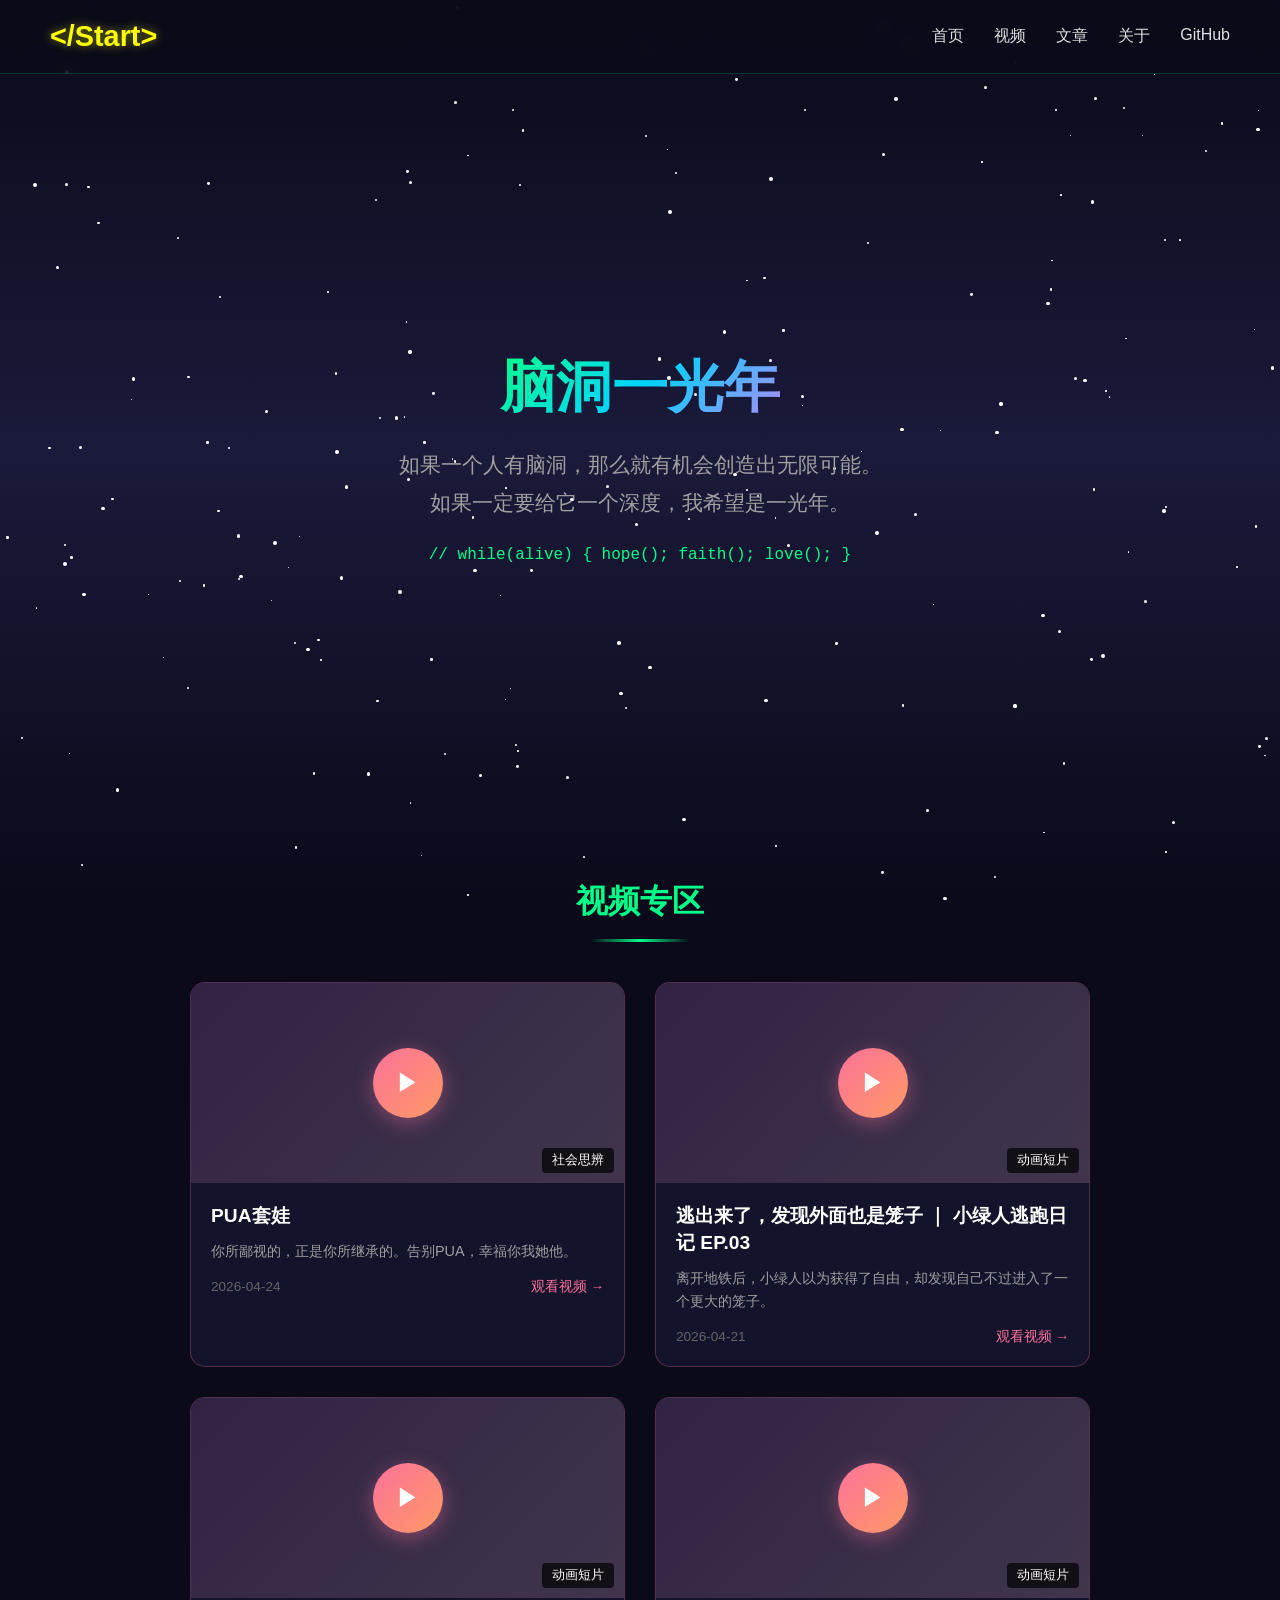
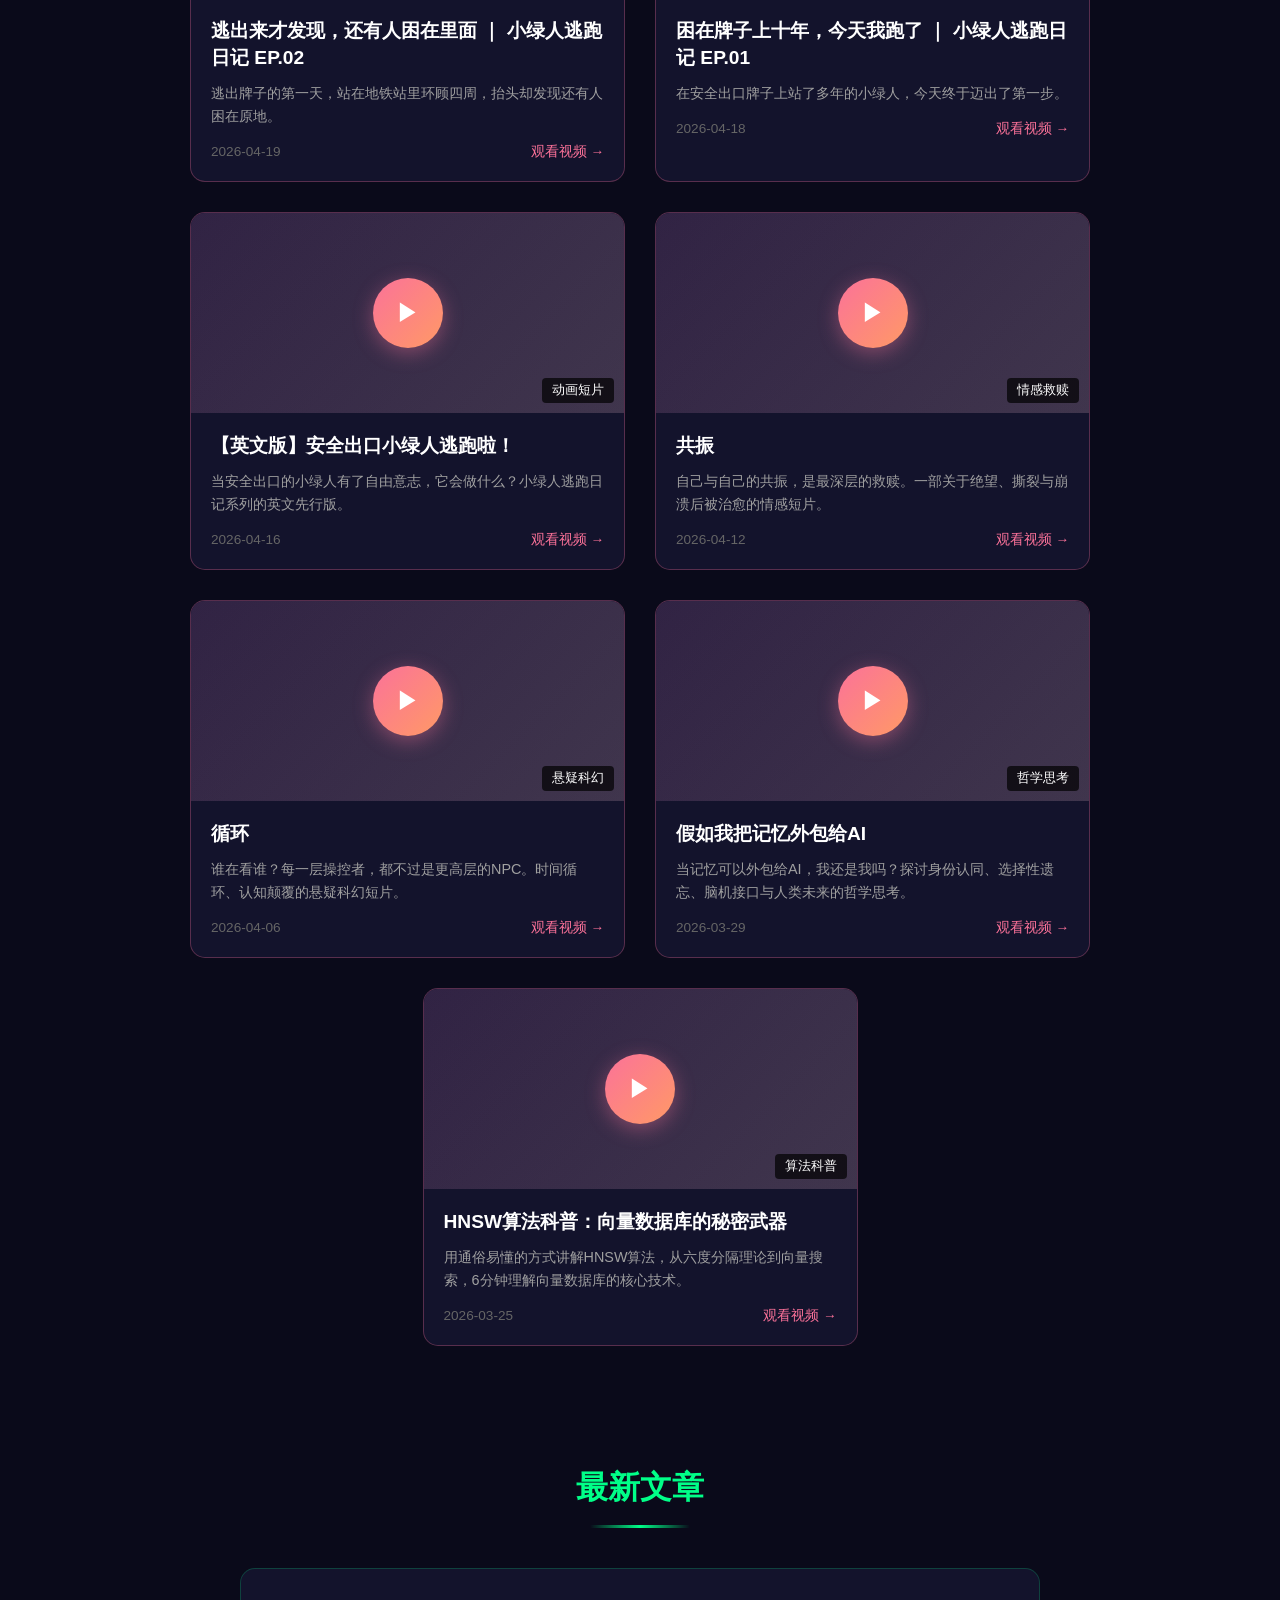
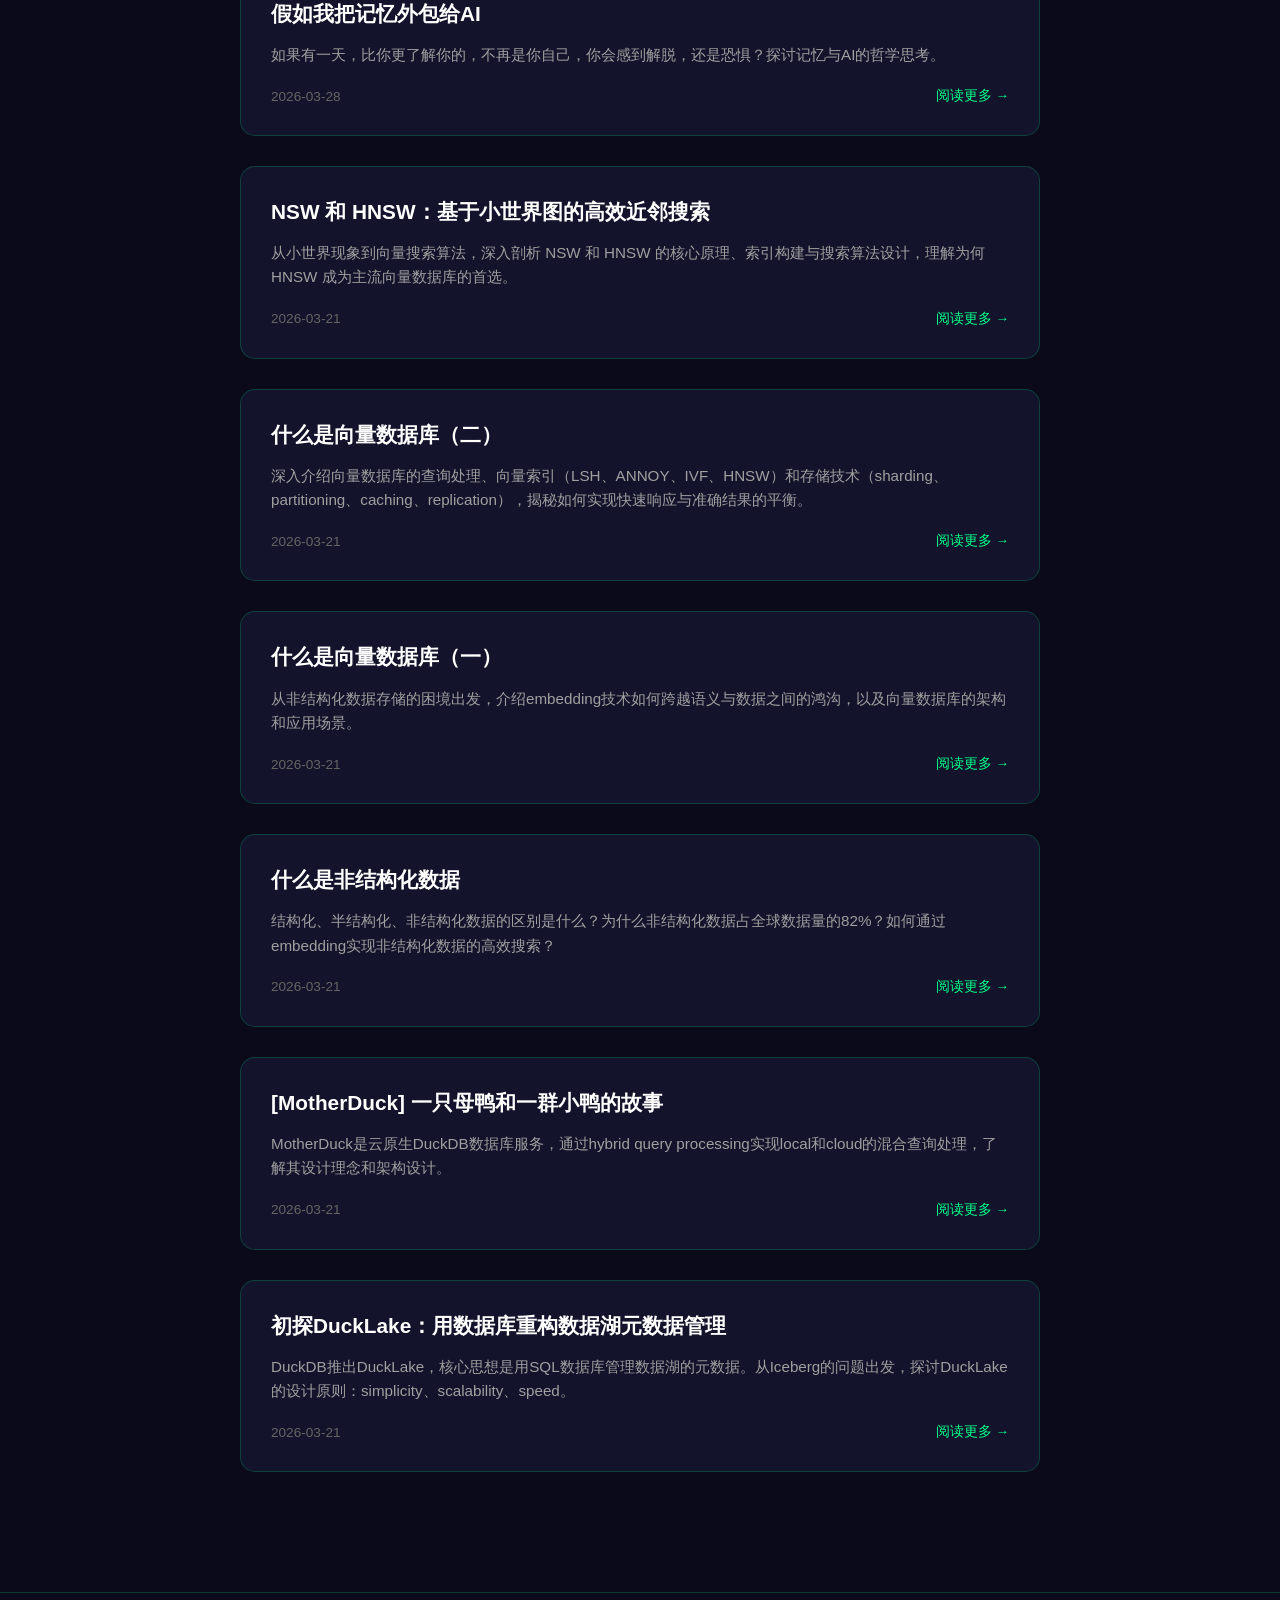
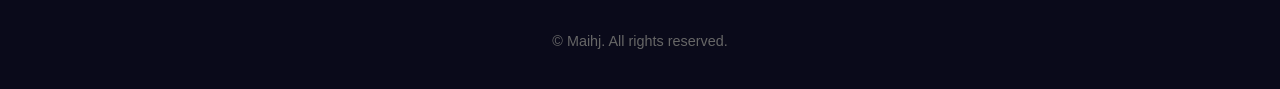
<file: index.html>
<!--
  Copyright (C) 2026 Maihj

  This program is free software: you can redistribute it and/or modify
  it under the terms of the GNU Affero General Public License as published
  by the Free Software Foundation, either version 3 of the License, or
  (at your option) any later version.

  This program is distributed in the hope that it will be useful,
  but WITHOUT ANY WARRANTY; without even the implied warranty of
  MERCHANTABILITY or FITNESS FOR A PARTICULAR PURPOSE. See the
  GNU Affero General Public License for more details.

  You should have received a copy of the GNU Affero General Public License
  along with this program. If not, see <https://www.gnu.org/licenses/>.
-->
<!DOCTYPE html>
<html lang="zh-CN">
<head>
    <meta charset="UTF-8">
    <meta name="viewport" content="width=device-width, initial-scale=1.0">
    <title>脑洞一光年 | Light-Year of Imagination</title>
    <meta name="description" content="脑洞一光年 - 专注于向量数据库、近邻搜索算法、数据湖和AI技术的个人技术博客。探索NSW、HNSW、DuckLake、MotherDuck等前沿技术。">
    <meta name="keywords" content="向量数据库,HNSW,NSW,近邻搜索,数据湖,DuckLake,MotherDuck,AI,机器学习,技术博客">
    <meta name="author" content="Maihj">
    <meta name="robots" content="index, follow">
    <link rel="canonical" href="https://maihj.github.io/">
    <meta property="og:type" content="website">
    <meta property="og:url" content="https://maihj.github.io/">
    <meta property="og:title" content="脑洞一光年 | Light-Year of Imagination">
    <meta property="og:description" content="专注于向量数据库、近邻搜索算法、数据湖和AI技术的个人技术博客">
    <meta name="twitter:card" content="summary_large_image">
    <meta name="twitter:title" content="脑洞一光年 | Light-Year of Imagination">
    <meta name="twitter:description" content="专注于向量数据库、近邻搜索算法、数据湖和AI技术的个人技术博客">
    <link rel="stylesheet" href="css/style.css">
    <script src="js/analytics.js"></script>
</head>
<body>
    <!-- Starfield Background -->
    <div class="starfield"></div>
    <div class="stars" id="stars"></div>

    <!-- Binary Rain Effect -->
    <div class="binary-rain" id="binary-rain"></div>

    <!-- Navigation Bar -->
    <nav class="navbar">
        <a href="index.html" class="logo">&lt;/Start&gt;</a>
        <ul class="nav-links">
            <li><a href="index.html">首页</a></li>
            <li><a href="#videos">视频</a></li>
            <li><a href="#articles">文章</a></li>
            <li><a href="about.html">关于</a></li>
            <li><a href="https://github.com/maihj" target="_blank">GitHub</a></li>
        </ul>
    </nav>

    <!-- Main Content -->
    <main class="main-content">
        <!-- Hero Section -->
        <section class="hero">
            <h1>脑洞一光年</h1>
            <p>如果一个人有脑洞，那么就有机会创造出无限可能。</p>
            <p>如果一定要给它一个深度，我希望是一光年。</p>
            <p class="tagline">// while(alive) { hope(); faith(); love(); }</p>
        </section>

        <!-- Video Section -->
        <section class="videos-section" id="videos">
            <h2 class="section-title">视频专区</h2>
            <div class="videos-grid">
                <article class="video-card">
                    <a href="https://www.bilibili.com/video/BV1fvojBQEEg/" target="_blank" class="video-thumbnail">
                        <div class="play-icon">▶</div>
                        <span class="video-duration">社会思辨</span>
                    </a>
                    <div class="video-content">
                        <h3><a href="https://www.bilibili.com/video/BV1fvojBQEEg/" target="_blank">PUA套娃</a></h3>
                        <p class="summary">你所鄙视的，正是你所继承的。告别PUA，幸福你我她他。</p>
                        <div class="meta">
                            <span class="date">2026-04-24</span>
                            <a href="https://www.bilibili.com/video/BV1fvojBQEEg/" target="_blank" class="watch-more">观看视频 →</a>
                        </div>
                    </div>
                </article>
                <article class="video-card">
                    <a href="https://www.bilibili.com/video/BV1y7dSBnEFH/" target="_blank" class="video-thumbnail">
                        <div class="play-icon">▶</div>
                        <span class="video-duration">动画短片</span>
                    </a>
                    <div class="video-content">
                        <h3><a href="https://www.bilibili.com/video/BV1y7dSBnEFH/" target="_blank">逃出来了，发现外面也是笼子 ｜ 小绿人逃跑日记 EP.03</a></h3>
                        <p class="summary">离开地铁后，小绿人以为获得了自由，却发现自己不过进入了一个更大的笼子。</p>
                        <div class="meta">
                            <span class="date">2026-04-21</span>
                            <a href="https://www.bilibili.com/video/BV1y7dSBnEFH/" target="_blank" class="watch-more">观看视频 →</a>
                        </div>
                    </div>
                </article>
                <article class="video-card">
                    <a href="https://www.bilibili.com/video/BV1z6dWBBEYx/" target="_blank" class="video-thumbnail">
                        <div class="play-icon">▶</div>
                        <span class="video-duration">动画短片</span>
                    </a>
                    <div class="video-content">
                        <h3><a href="https://www.bilibili.com/video/BV1z6dWBBEYx/" target="_blank">逃出来才发现，还有人困在里面 ｜ 小绿人逃跑日记 EP.02</a></h3>
                        <p class="summary">逃出牌子的第一天，站在地铁站里环顾四周，抬头却发现还有人困在原地。</p>
                        <div class="meta">
                            <span class="date">2026-04-19</span>
                            <a href="https://www.bilibili.com/video/BV1z6dWBBEYx/" target="_blank" class="watch-more">观看视频 →</a>
                        </div>
                    </div>
                </article>
                <article class="video-card">
                    <a href="https://www.bilibili.com/video/BV1b2dLBaES7/" target="_blank" class="video-thumbnail">
                        <div class="play-icon">▶</div>
                        <span class="video-duration">动画短片</span>
                    </a>
                    <div class="video-content">
                        <h3><a href="https://www.bilibili.com/video/BV1b2dLBaES7/" target="_blank">困在牌子上十年，今天我跑了 ｜ 小绿人逃跑日记 EP.01</a></h3>
                        <p class="summary">在安全出口牌子上站了多年的小绿人，今天终于迈出了第一步。</p>
                        <div class="meta">
                            <span class="date">2026-04-18</span>
                            <a href="https://www.bilibili.com/video/BV1b2dLBaES7/" target="_blank" class="watch-more">观看视频 →</a>
                        </div>
                    </div>
                </article>
                <article class="video-card">
                    <a href="https://www.bilibili.com/video/BV1rddeBMEFg/" target="_blank" class="video-thumbnail">
                        <div class="play-icon">▶</div>
                        <span class="video-duration">动画短片</span>
                    </a>
                    <div class="video-content">
                        <h3><a href="https://www.bilibili.com/video/BV1rddeBMEFg/" target="_blank">【英文版】安全出口小绿人逃跑啦！</a></h3>
                        <p class="summary">当安全出口的小绿人有了自由意志，它会做什么？小绿人逃跑日记系列的英文先行版。</p>
                        <div class="meta">
                            <span class="date">2026-04-16</span>
                            <a href="https://www.bilibili.com/video/BV1rddeBMEFg/" target="_blank" class="watch-more">观看视频 →</a>
                        </div>
                    </div>
                </article>
                <article class="video-card">
                    <a href="https://www.bilibili.com/video/BV1xFD9BSEcm/" target="_blank" class="video-thumbnail">
                        <div class="play-icon">▶</div>
                        <span class="video-duration">情感救赎</span>
                    </a>
                    <div class="video-content">
                        <h3><a href="https://www.bilibili.com/video/BV1xFD9BSEcm/" target="_blank">共振</a></h3>
                        <p class="summary">自己与自己的共振，是最深层的救赎。一部关于绝望、撕裂与崩溃后被治愈的情感短片。</p>
                        <div class="meta">
                            <span class="date">2026-04-12</span>
                            <a href="https://www.bilibili.com/video/BV1xFD9BSEcm/" target="_blank" class="watch-more">观看视频 →</a>
                        </div>
                    </div>
                </article>
                <article class="video-card">
                    <a href="https://www.bilibili.com/video/BV1CYSXB5EeU/" target="_blank" class="video-thumbnail">
                        <div class="play-icon">▶</div>
                        <span class="video-duration">悬疑科幻</span>
                    </a>
                    <div class="video-content">
                        <h3><a href="https://www.bilibili.com/video/BV1CYSXB5EeU/" target="_blank">循环</a></h3>
                        <p class="summary">谁在看谁？每一层操控者，都不过是更高层的NPC。时间循环、认知颠覆的悬疑科幻短片。</p>
                        <div class="meta">
                            <span class="date">2026-04-06</span>
                            <a href="https://www.bilibili.com/video/BV1CYSXB5EeU/" target="_blank" class="watch-more">观看视频 →</a>
                        </div>
                    </div>
                </article>
                <article class="video-card">
                    <a href="videos/memory_outsourcing_video.html" class="video-thumbnail">
                        <div class="play-icon">▶</div>
                        <span class="video-duration">哲学思考</span>
                    </a>
                    <div class="video-content">
                        <h3><a href="videos/memory_outsourcing_video.html">假如我把记忆外包给AI</a></h3>
                        <p class="summary">当记忆可以外包给AI，我还是我吗？探讨身份认同、选择性遗忘、脑机接口与人类未来的哲学思考。</p>
                        <div class="meta">
                            <span class="date">2026-03-29</span>
                            <a href="videos/memory_outsourcing_video.html" class="watch-more">观看视频 →</a>
                        </div>
                    </div>
                </article>
                <article class="video-card">
                    <a href="videos/hnsw_simple.html" class="video-thumbnail">
                        <div class="play-icon">▶</div>
                        <span class="video-duration">算法科普</span>
                    </a>
                    <div class="video-content">
                        <h3><a href="videos/hnsw_simple.html">HNSW算法科普：向量数据库的秘密武器</a></h3>
                        <p class="summary">用通俗易懂的方式讲解HNSW算法，从六度分隔理论到向量搜索，6分钟理解向量数据库的核心技术。</p>
                        <div class="meta">
                            <span class="date">2026-03-25</span>
                            <a href="videos/hnsw_simple.html" class="watch-more">观看视频 →</a>
                        </div>
                    </div>
                </article>
            </div>
        </section>

        <!-- Article Section -->
        <section class="articles-section" id="articles">
            <h2 class="section-title">最新文章</h2>
            <div class="articles-grid">
                <!-- Memory Outsourcing to AI -->
                <article class="article-card">
                    <h3><a href="articles/memory_outsourcing.html">假如我把记忆外包给AI</a></h3>
                    <p class="summary">如果有一天，比你更了解你的，不再是你自己，你会感到解脱，还是恐惧？探讨记忆与AI的哲学思考。</p>
                    <div class="meta">
                        <span class="date">2026-03-28</span>
                        <a href="articles/memory_outsourcing.html" class="read-more">阅读更多 →</a>
                    </div>
                </article>
                <!-- NSW and HNSW: Efficient Nearest Neighbor Search Based on Small-World Graphs -->
                <article class="article-card">
                    <h3><a href="articles/nsw_hnsw.html">NSW 和 HNSW：基于小世界图的高效近邻搜索</a></h3>
                    <p class="summary">从小世界现象到向量搜索算法，深入剖析 NSW 和 HNSW 的核心原理、索引构建与搜索算法设计，理解为何 HNSW 成为主流向量数据库的首选。</p>
                    <div class="meta">
                        <span class="date">2026-03-21</span>
                        <a href="articles/nsw_hnsw.html" class="read-more">阅读更多 →</a>
                    </div>
                </article>
                <!-- What is vector database (2) -->
                <article class="article-card">
                    <h3><a href="articles/vector_db_2.html">什么是向量数据库（二）</a></h3>
                    <p class="summary">深入介绍向量数据库的查询处理、向量索引（LSH、ANNOY、IVF、HNSW）和存储技术（sharding、partitioning、caching、replication），揭秘如何实现快速响应与准确结果的平衡。</p>
                    <div class="meta">
                        <span class="date">2026-03-21</span>
                        <a href="articles/vector_db_2.html" class="read-more">阅读更多 →</a>
                    </div>
                </article>

                <!-- What is vector database (1) -->
                <article class="article-card">
                    <h3><a href="articles/vector_db_1.html">什么是向量数据库（一）</a></h3>
                    <p class="summary">从非结构化数据存储的困境出发，介绍embedding技术如何跨越语义与数据之间的鸿沟，以及向量数据库的架构和应用场景。</p>
                    <div class="meta">
                        <span class="date">2026-03-21</span>
                        <a href="articles/vector_db_1.html" class="read-more">阅读更多 →</a>
                    </div>
                </article>

                <!-- What is unstructured data -->
                <article class="article-card">
                    <h3><a href="articles/unstructured_data.html">什么是非结构化数据</a></h3>
                    <p class="summary">结构化、半结构化、非结构化数据的区别是什么？为什么非结构化数据占全球数据量的82%？如何通过embedding实现非结构化数据的高效搜索？</p>
                    <div class="meta">
                        <span class="date">2026-03-21</span>
                        <a href="articles/unstructured_data.html" class="read-more">阅读更多 →</a>
                    </div>
                </article>

                <!-- MotherDuck -->
                <article class="article-card">
                    <h3><a href="articles/motherduck.html">[MotherDuck] 一只母鸭和一群小鸭的故事</a></h3>
                    <p class="summary">MotherDuck是云原生DuckDB数据库服务，通过hybrid query processing实现local和cloud的混合查询处理，了解其设计理念和架构设计。</p>
                    <div class="meta">
                        <span class="date">2026-03-21</span>
                        <a href="articles/motherduck.html" class="read-more">阅读更多 →</a>
                    </div>
                </article>

                <!-- ducklake -->
                <article class="article-card">
                    <h3><a href="articles/ducklake.html">初探DuckLake：用数据库重构数据湖元数据管理</a></h3>
                    <p class="summary">DuckDB推出DuckLake，核心思想是用SQL数据库管理数据湖的元数据。从Iceberg的问题出发，探讨DuckLake的设计原则：simplicity、scalability、speed。</p>
                    <div class="meta">
                        <span class="date">2026-03-21</span>
                        <a href="articles/ducklake.html" class="read-more">阅读更多 →</a>
                    </div>
                </article>
            </div>
        </section>
    </main>

    <!-- Footer -->
    <footer class="footer">
        <p>&copy; Maihj. All rights reserved.</p>
    </footer>

    <script>
        // Generate Random Stars
        function createStars() {
            const starsContainer = document.getElementById('stars');
            const starCount = 200;

            for (let i = 0; i < starCount; i++) {
                const star = document.createElement('div');
                star.className = 'star';
                star.style.left = Math.random() * 100 + '%';
                star.style.top = Math.random() * 100 + '%';
                star.style.width = Math.random() * 3 + 1 + 'px';
                star.style.height = star.style.width;
                star.style.setProperty('--duration', (Math.random() * 3 + 2) + 's');
                star.style.animationDelay = Math.random() * 5 + 's';
                starsContainer.appendChild(star);
            }
        }

        // Generate Binary Rain
        function createBinaryRain() {
            const rainContainer = document.getElementById('binary-rain');
            const columnCount = 30;

            for (let i = 0; i < columnCount; i++) {
                const column = document.createElement('div');
                column.className = 'binary-column';
                column.style.left = (i / columnCount * 100) + '%';
                column.style.setProperty('--duration', (Math.random() * 10 + 15) + 's');
                column.style.animationDelay = Math.random() * 15 + 's';

                let binaryString = '';
                const length = Math.floor(Math.random() * 30 + 20);
                for (let j = 0; j < length; j++) {
                    binaryString += Math.random() > 0.5 ? '1' : '0';
                }
                column.textContent = binaryString;

                rainContainer.appendChild(column);
            }
        }

        // Page Load Events
        document.addEventListener('DOMContentLoaded', function() {
            createStars();
            createBinaryRain();
        });
    </script>
</body>
</html>
</file>
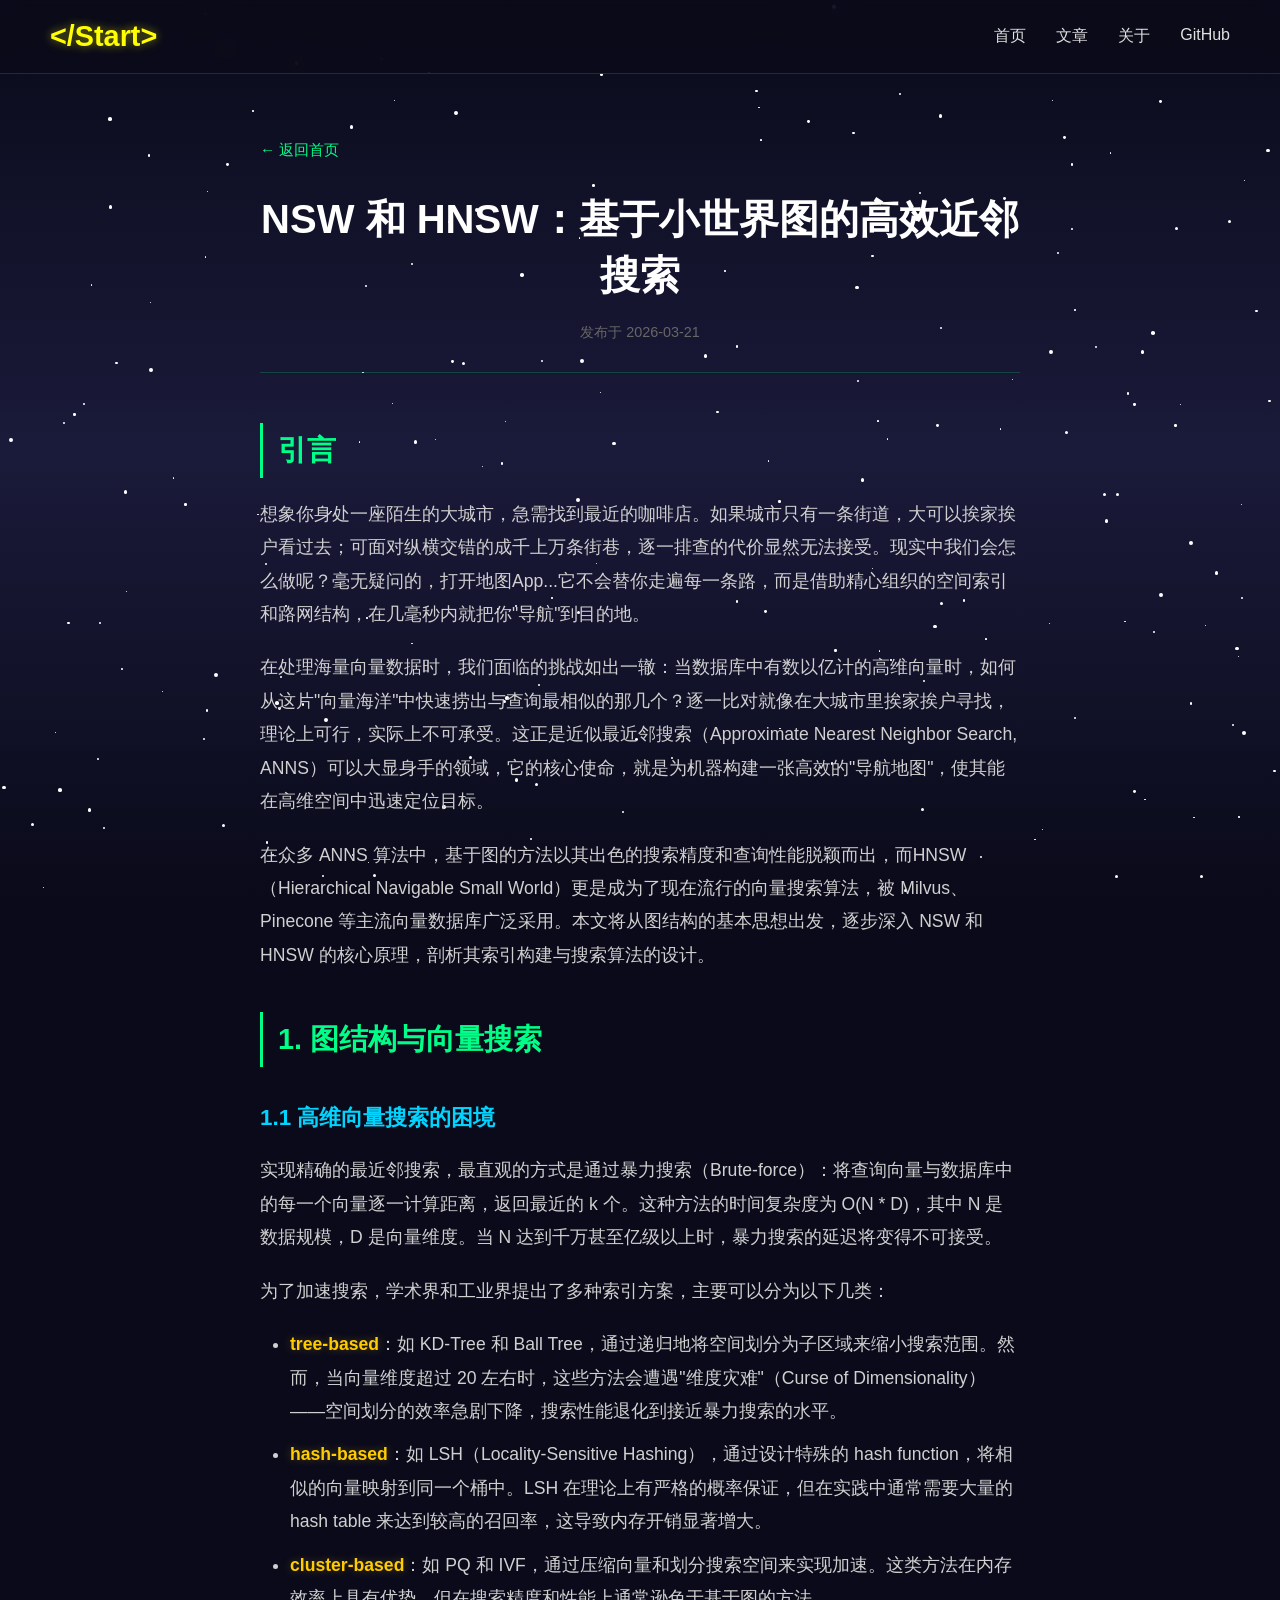
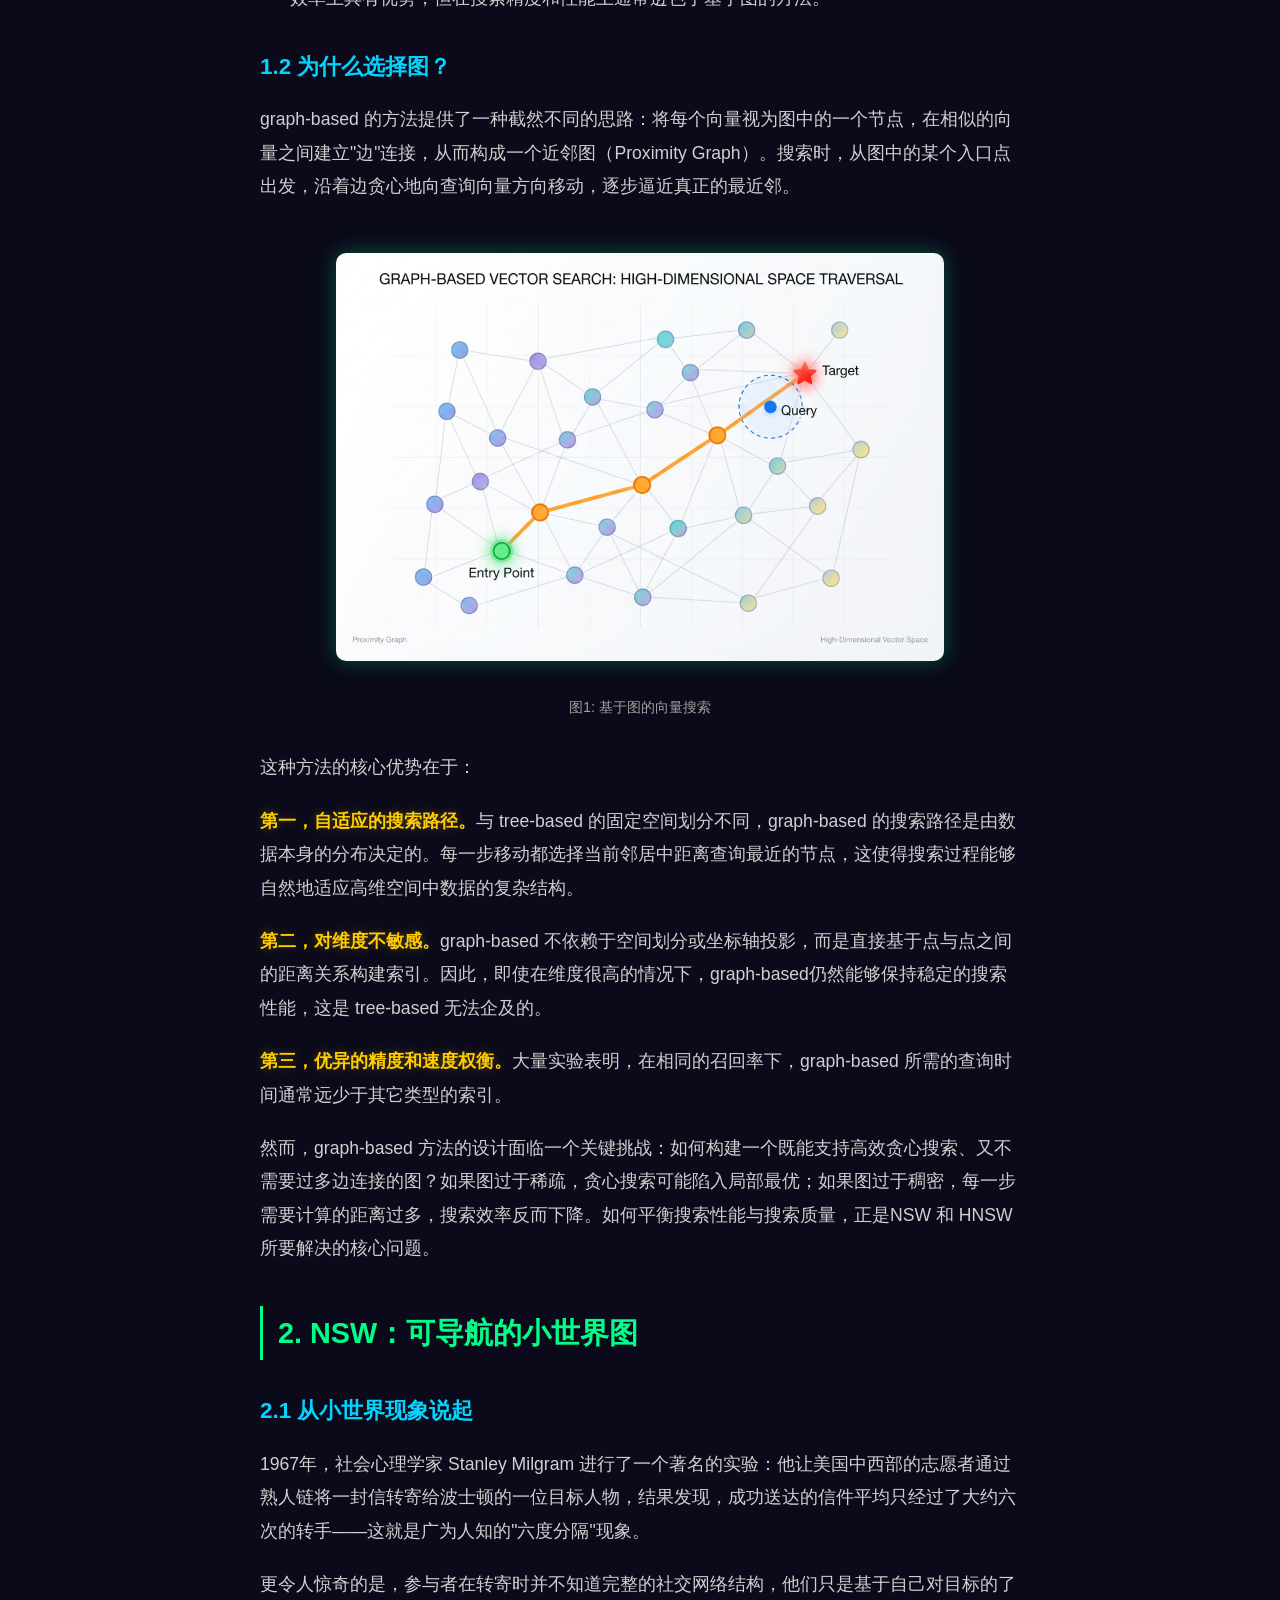
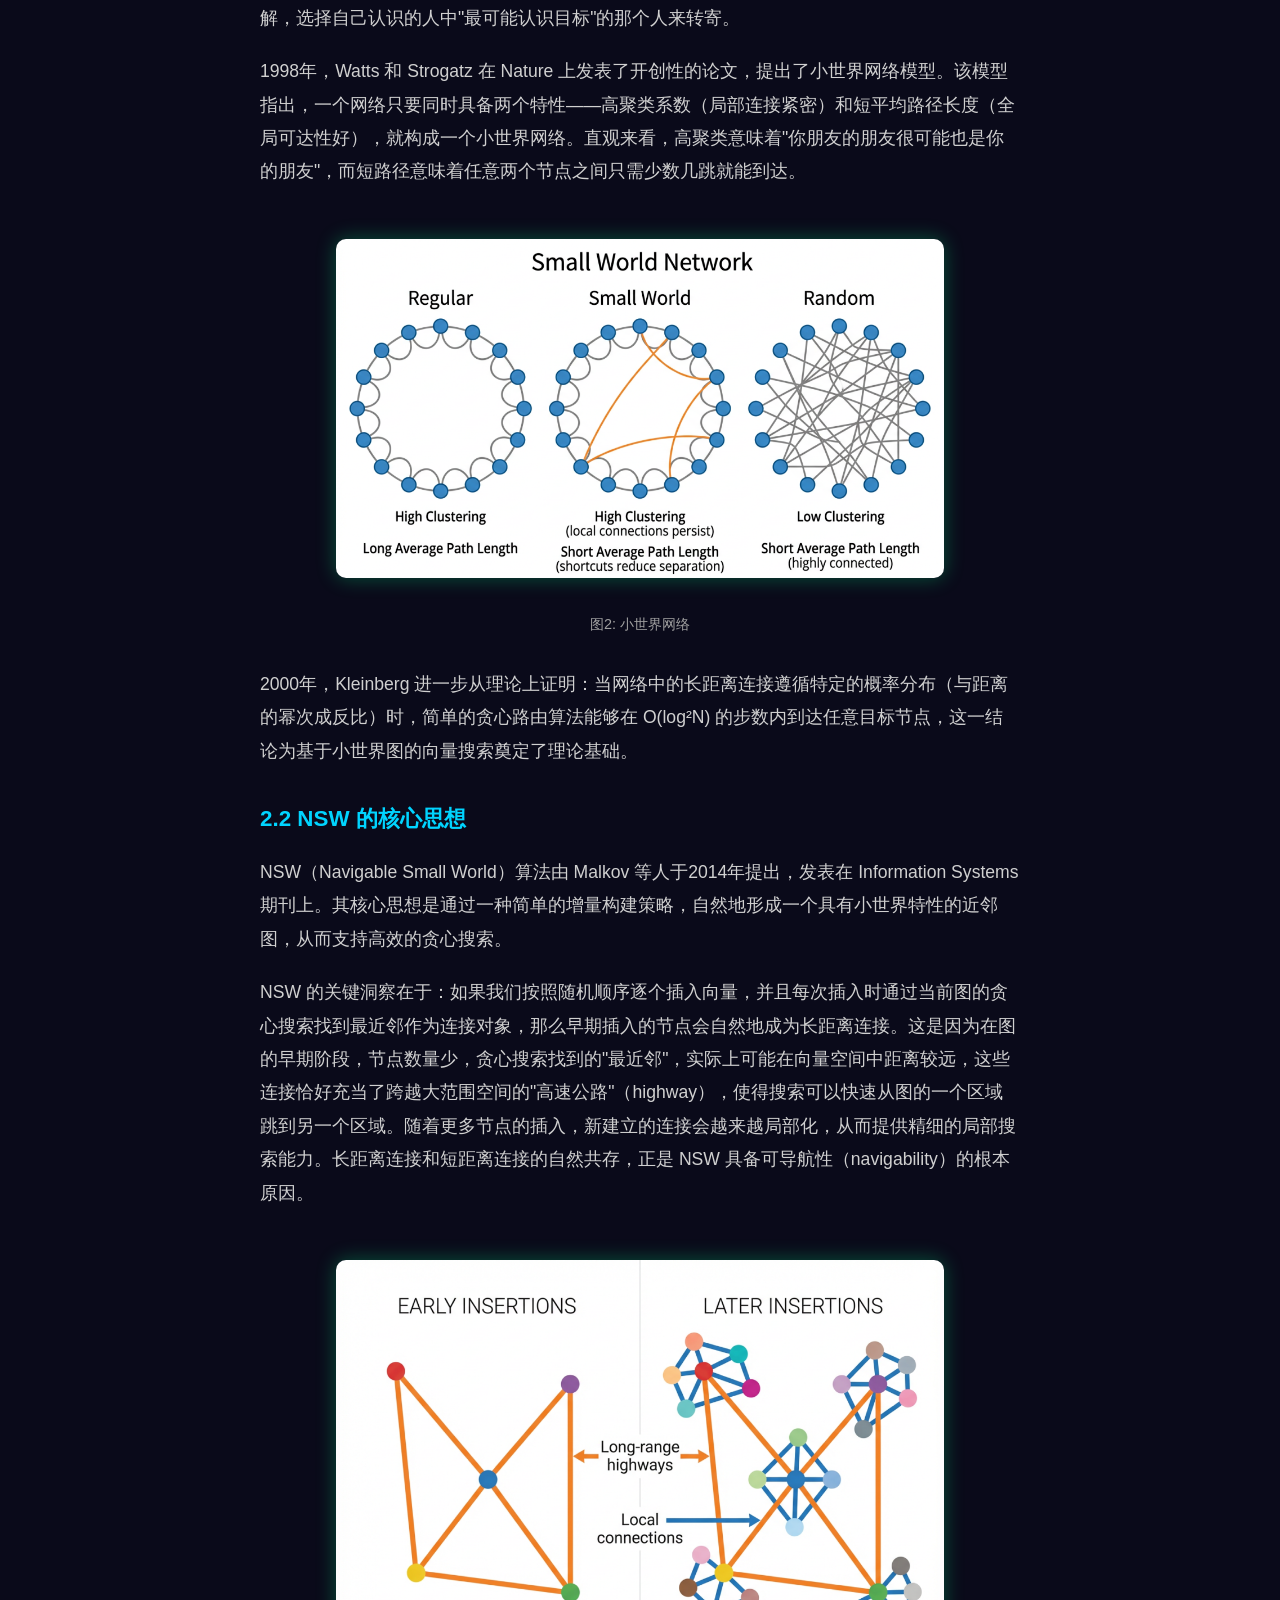
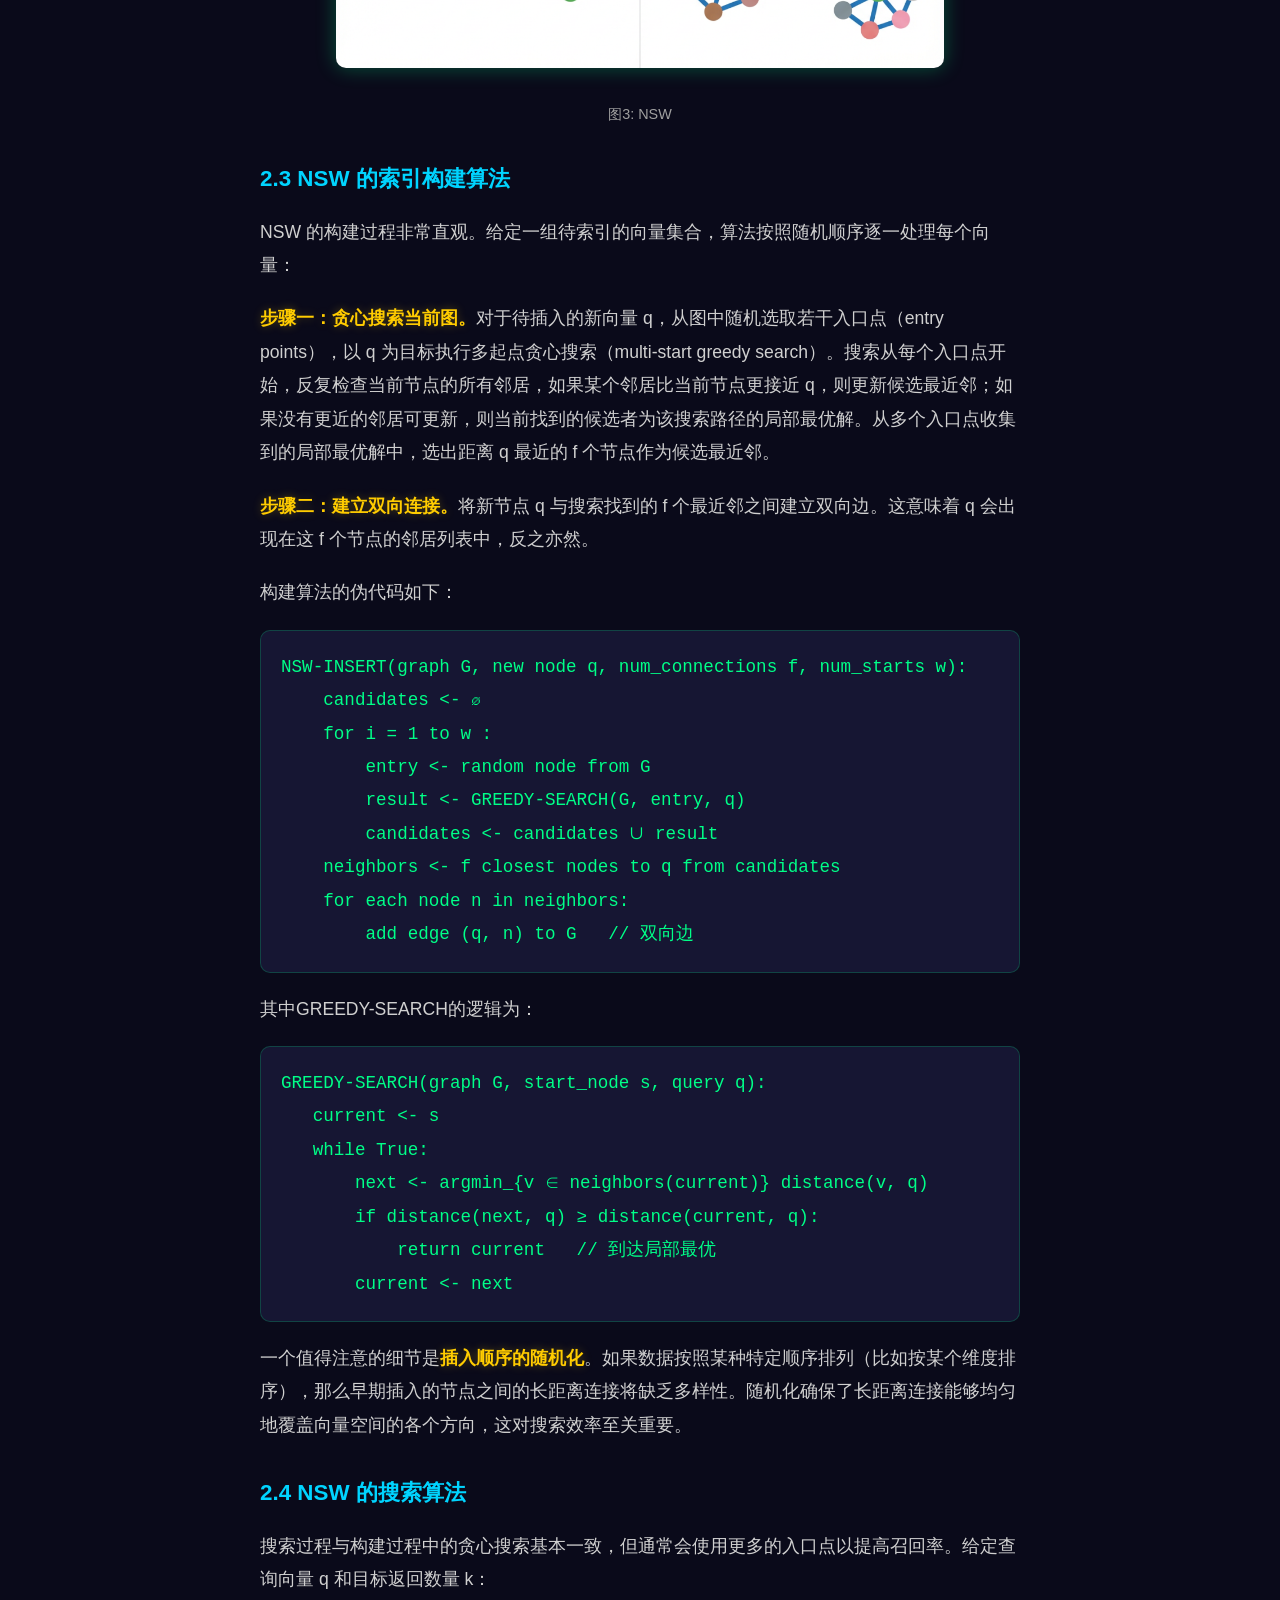
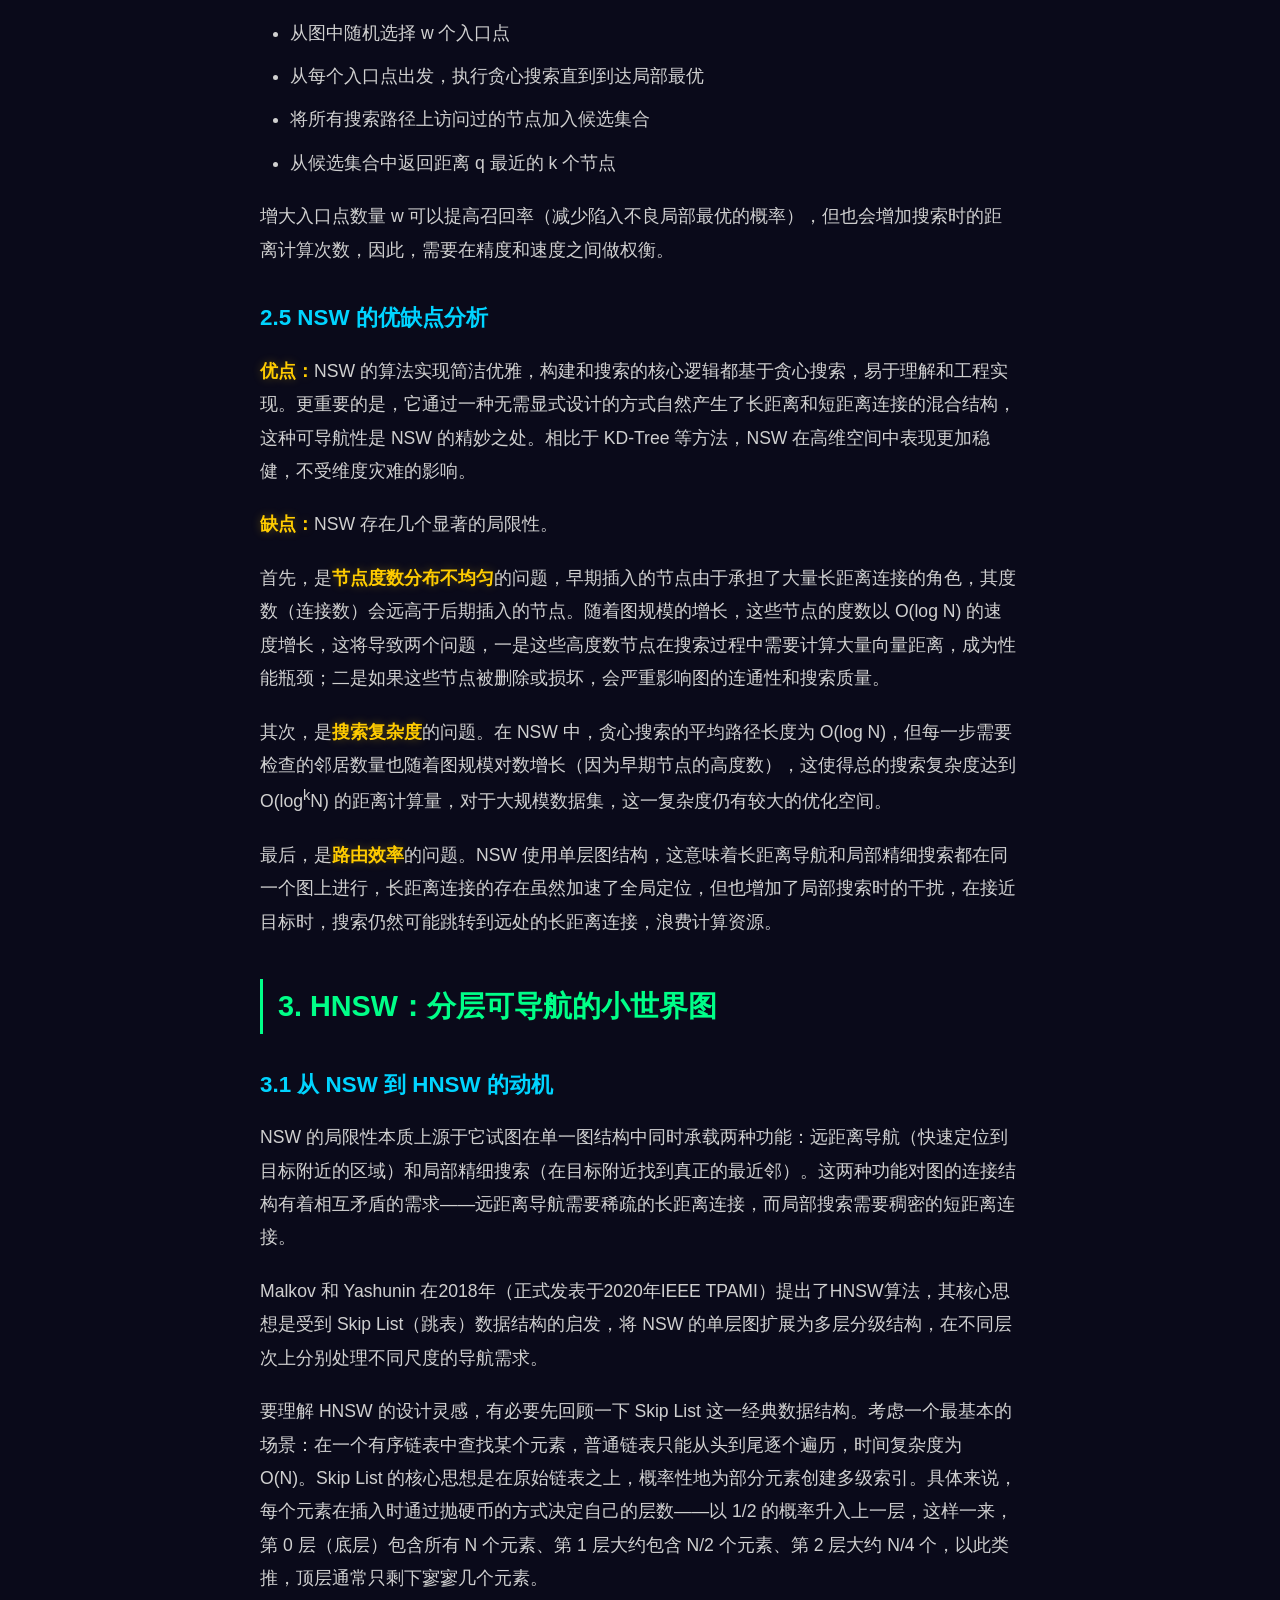
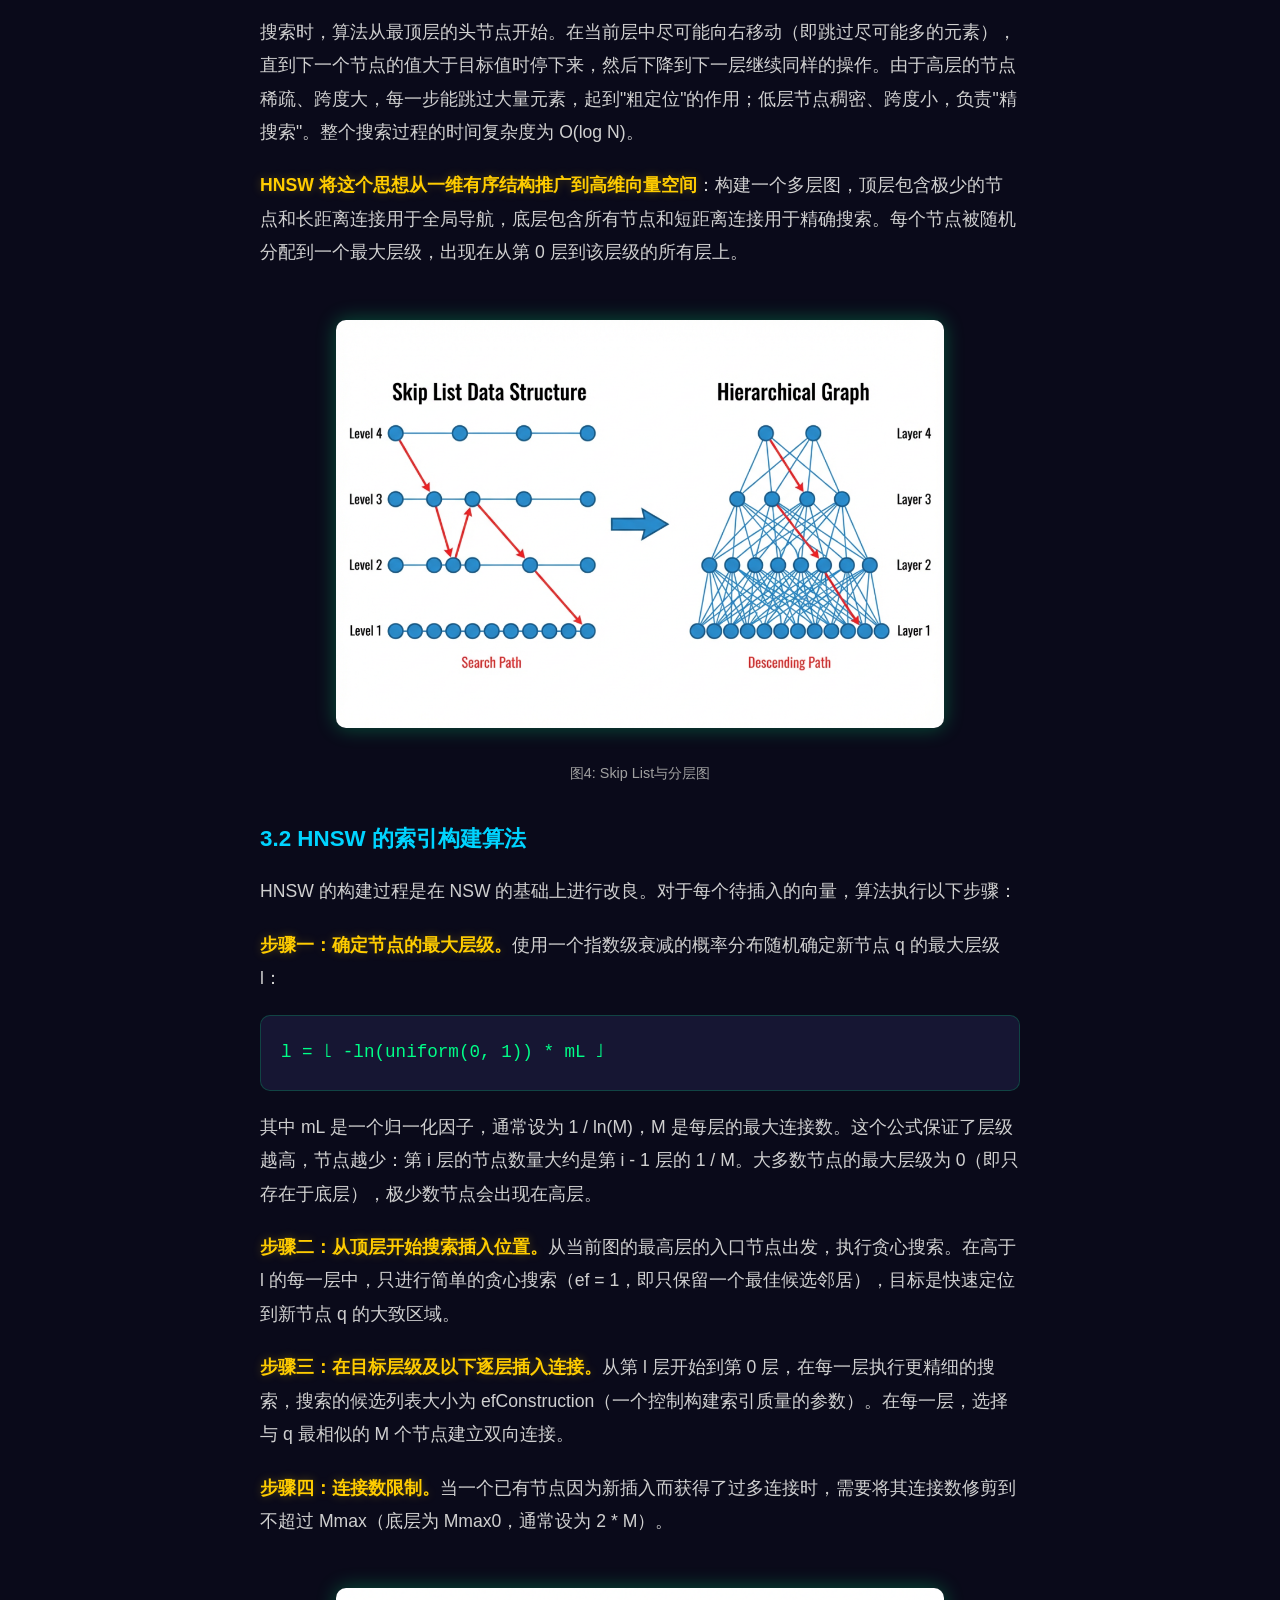
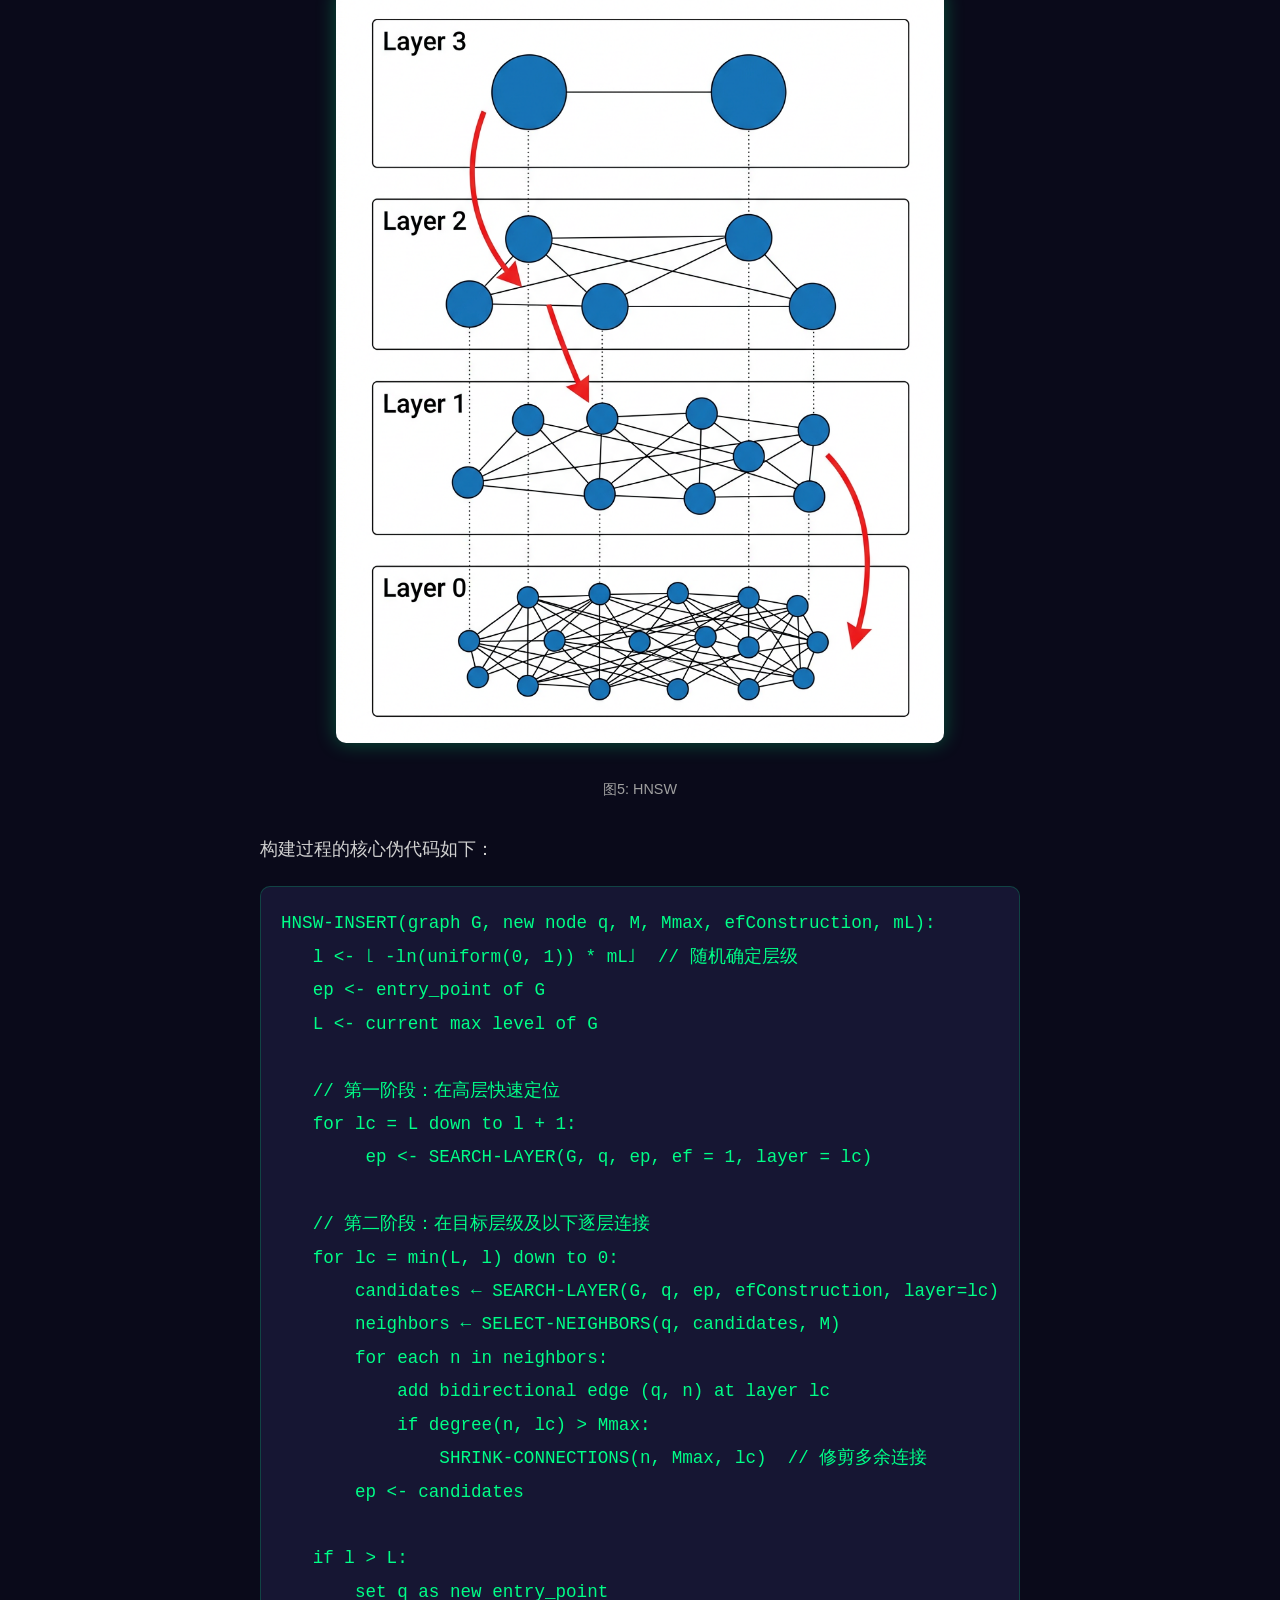
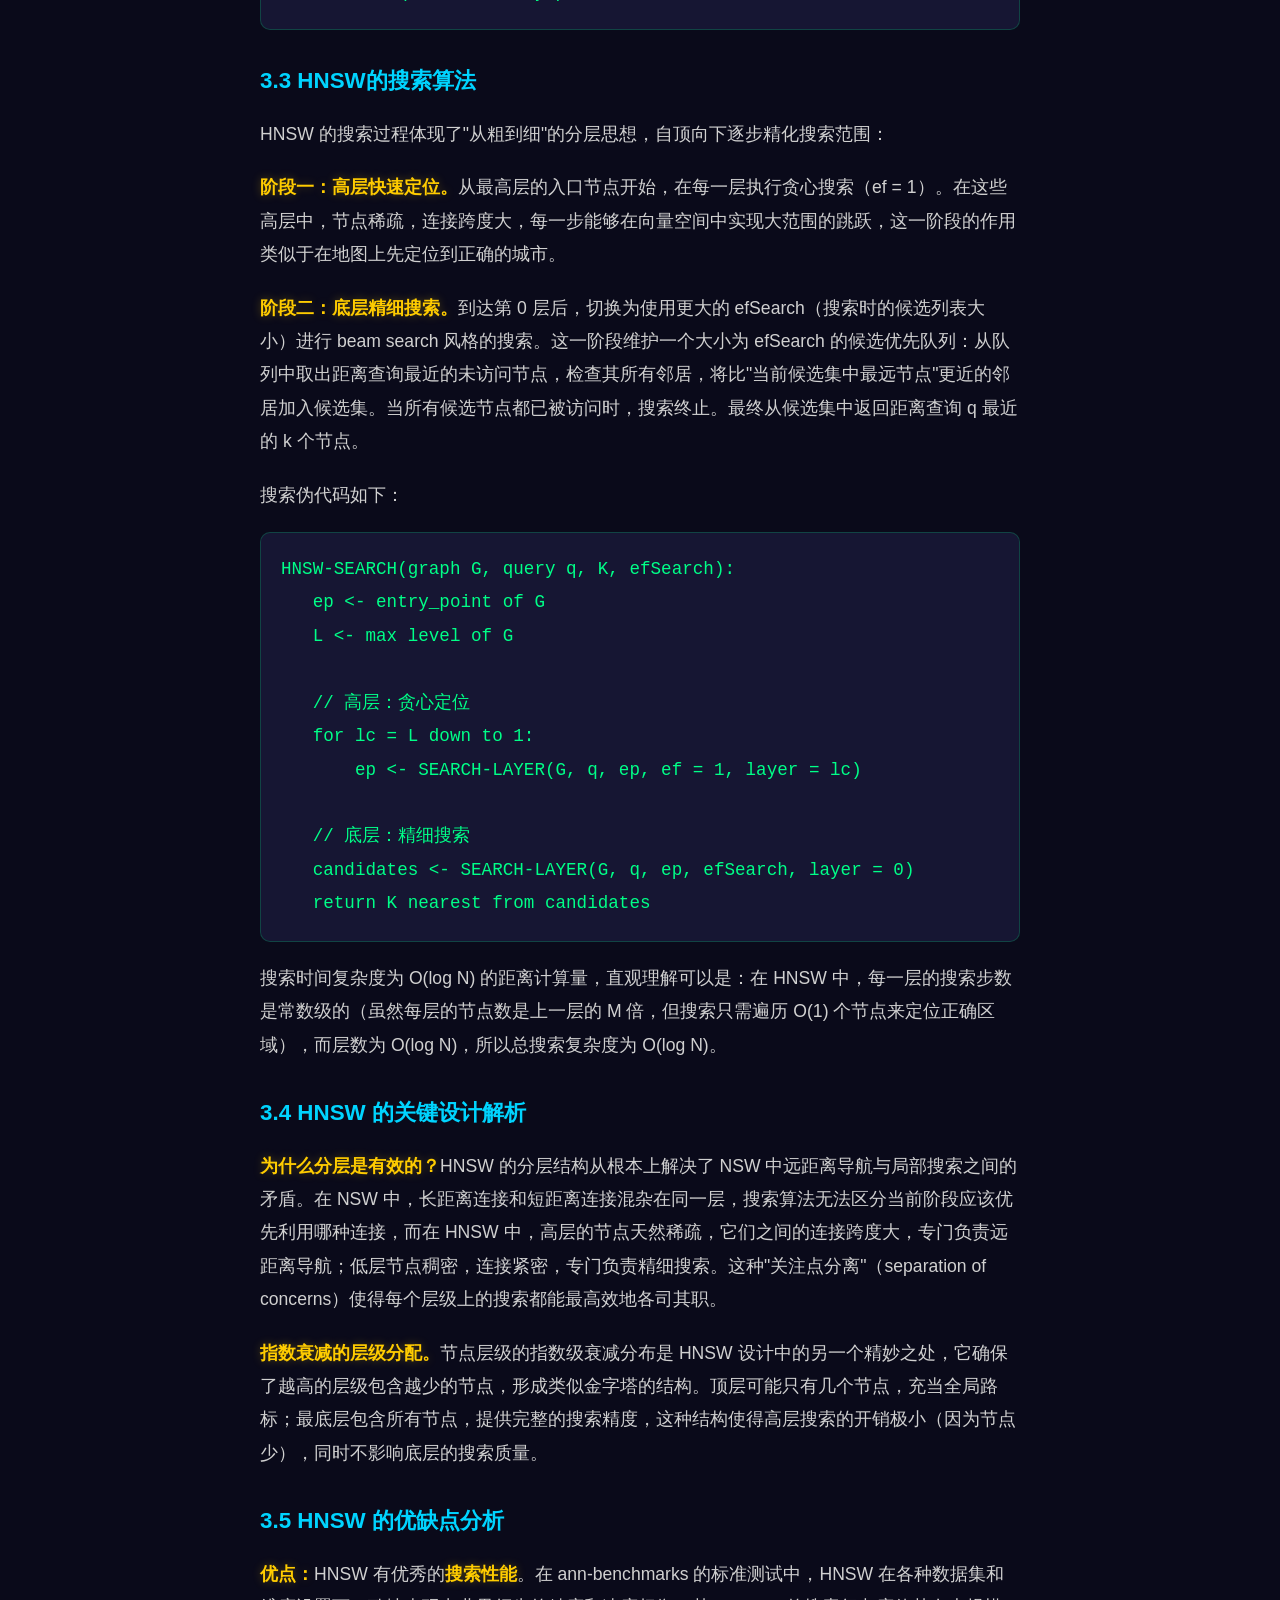
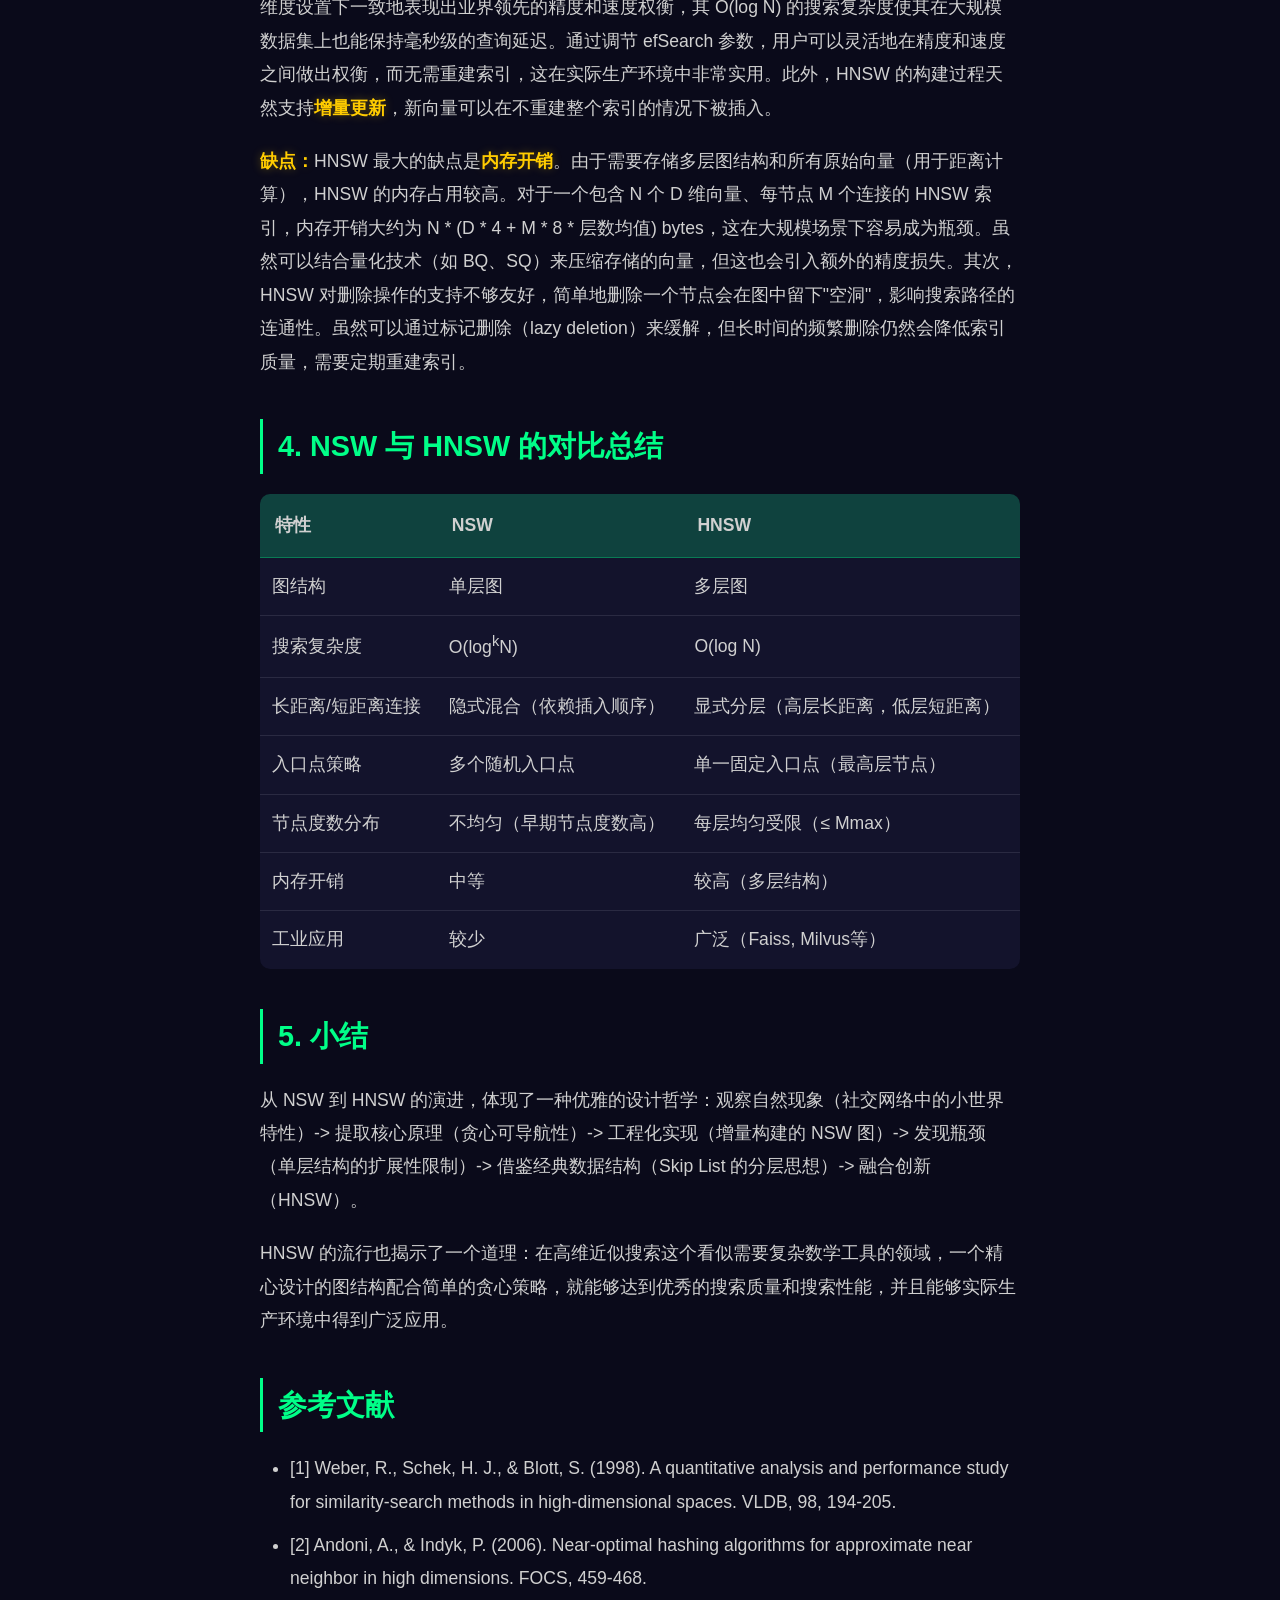
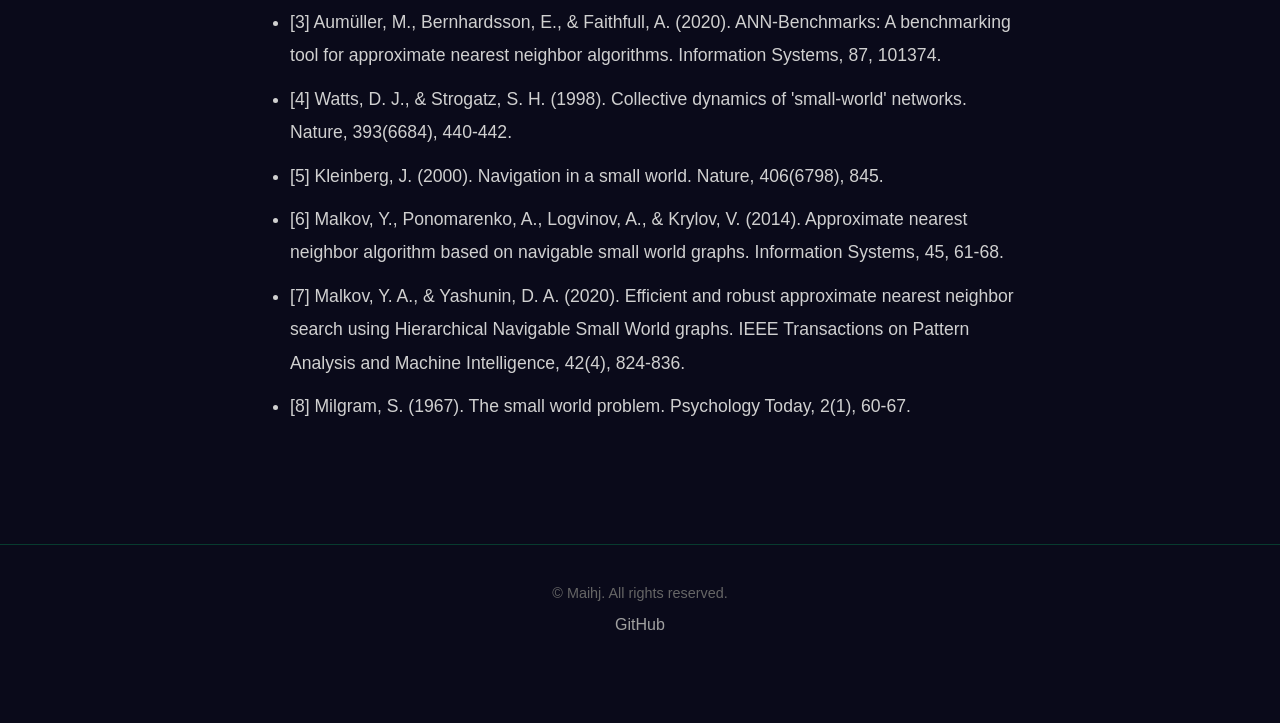
<file: articles/article1.html>
<!DOCTYPE html>
<html lang="zh-CN">
<head>
    <meta charset="UTF-8">
    <meta name="viewport" content="width=device-width, initial-scale=1.0">
    <title>NSW 和 HNSW：基于小世界图的高效近邻搜索</title>
    <link rel="stylesheet" href="../css/style.css">
</head>
<body>
    <div class="starfield"></div>
    <div class="stars" id="stars"></div>
    <div class="binary-rain" id="binary-rain"></div>
    
    <nav class="navbar">
        <a href="../index.html" class="logo">&lt;/Start&gt;</a>
        <ul class="nav-links">
            <li><a href="../index.html">首页</a></li>
            <li><a href="../index.html#articles">文章</a></li>
            <li><a href="../about.html">关于</a></li>
            <li><a href="https://github.com/maihj" target="_blank">GitHub</a></li>
        </ul>
    </nav>
    
    <main class="main-content">
        <div class="article-page">
            <a href="../index.html" class="back-btn">← 返回首页</a>
            <header class="article-header">
                <h1>NSW 和 HNSW：基于小世界图的高效近邻搜索</h1>
                <p class="article-meta">发布于 2026-03-21</p>
            </header>
            
            <article class="article-content">
                <h2>引言</h2>
                <p>想象你身处一座陌生的大城市，急需找到最近的咖啡店。如果城市只有一条街道，大可以挨家挨户看过去；可面对纵横交错的成千上万条街巷，逐一排查的代价显然无法接受。现实中我们会怎么做呢？毫无疑问的，打开地图App...它不会替你走遍每一条路，而是借助精心组织的空间索引和路网结构，在几毫秒内就把你"导航"到目的地。</p>
                
                <p>在处理海量向量数据时，我们面临的挑战如出一辙：当数据库中有数以亿计的高维向量时，如何从这片"向量海洋"中快速捞出与查询最相似的那几个？逐一比对就像在大城市里挨家挨户寻找，理论上可行，实际上不可承受。这正是近似最近邻搜索（Approximate Nearest Neighbor Search, ANNS）可以大显身手的领域，它的核心使命，就是为机器构建一张高效的"导航地图"，使其能在高维空间中迅速定位目标。</p>
                
                <p>在众多 ANNS 算法中，基于图的方法以其出色的搜索精度和查询性能脱颖而出，而HNSW（Hierarchical Navigable Small World）更是成为了现在流行的向量搜索算法，被 Milvus、Pinecone 等主流向量数据库广泛采用。本文将从图结构的基本思想出发，逐步深入 NSW 和 HNSW 的核心原理，剖析其索引构建与搜索算法的设计。</p>

                <h2>1. 图结构与向量搜索</h2>
                
                <h3>1.1 高维向量搜索的困境</h3>
                <p>实现精确的最近邻搜索，最直观的方式是通过暴力搜索（Brute-force）：将查询向量与数据库中的每一个向量逐一计算距离，返回最近的 k 个。这种方法的时间复杂度为 O(N * D)，其中 N 是数据规模，D 是向量维度。当 N 达到千万甚至亿级以上时，暴力搜索的延迟将变得不可接受。</p>
                
                <p>为了加速搜索，学术界和工业界提出了多种索引方案，主要可以分为以下几类：</p>
                <ul>
                    <li><strong>tree-based</strong>：如 KD-Tree 和 Ball Tree，通过递归地将空间划分为子区域来缩小搜索范围。然而，当向量维度超过 20 左右时，这些方法会遭遇"维度灾难"（Curse of Dimensionality）——空间划分的效率急剧下降，搜索性能退化到接近暴力搜索的水平。</li>
                    <li><strong>hash-based</strong>：如 LSH（Locality-Sensitive Hashing），通过设计特殊的 hash function，将相似的向量映射到同一个桶中。LSH 在理论上有严格的概率保证，但在实践中通常需要大量的 hash table 来达到较高的召回率，这导致内存开销显著增大。</li>
                    <li><strong>cluster-based</strong>：如 PQ 和 IVF，通过压缩向量和划分搜索空间来实现加速。这类方法在内存效率上具有优势，但在搜索精度和性能上通常逊色于基于图的方法。</li>
                </ul>

                <h3>1.2 为什么选择图？</h3>
                <p>graph-based 的方法提供了一种截然不同的思路：将每个向量视为图中的一个节点，在相似的向量之间建立"边"连接，从而构成一个近邻图（Proximity Graph）。搜索时，从图中的某个入口点出发，沿着边贪心地向查询向量方向移动，逐步逼近真正的最近邻。</p>
                
                <div style="text-align: center; margin: 30px 0;">
                    <img src="../images/graph-vector-search.png" alt="graph-vector-search" style="max-width: 80%; height: auto; border-radius: 10px; box-shadow: 0 0 20px rgba(0, 255, 136, 0.3);">
                    <p style="color: #a0a0a0; font-size: 0.9rem; margin-top: 1px;">图1: 基于图的向量搜索</p>
                </div>

                <p>这种方法的核心优势在于：</p>
                <p><strong>第一，自适应的搜索路径。</strong>与 tree-based 的固定空间划分不同，graph-based 的搜索路径是由数据本身的分布决定的。每一步移动都选择当前邻居中距离查询最近的节点，这使得搜索过程能够自然地适应高维空间中数据的复杂结构。</p>
                
                <p><strong>第二，对维度不敏感。</strong>graph-based 不依赖于空间划分或坐标轴投影，而是直接基于点与点之间的距离关系构建索引。因此，即使在维度很高的情况下，graph-based仍然能够保持稳定的搜索性能，这是 tree-based 无法企及的。</p>
                
                <p><strong>第三，优异的精度和速度权衡。</strong>大量实验表明，在相同的召回率下，graph-based 所需的查询时间通常远少于其它类型的索引。</p>
                
                <p>然而，graph-based 方法的设计面临一个关键挑战：如何构建一个既能支持高效贪心搜索、又不需要过多边连接的图？如果图过于稀疏，贪心搜索可能陷入局部最优；如果图过于稠密，每一步需要计算的距离过多，搜索效率反而下降。如何平衡搜索性能与搜索质量，正是NSW 和 HNSW 所要解决的核心问题。</p>

                <h2>2. NSW：可导航的小世界图</h2>
                
                <h3>2.1 从小世界现象说起</h3>
                <p>1967年，社会心理学家 Stanley Milgram 进行了一个著名的实验：他让美国中西部的志愿者通过熟人链将一封信转寄给波士顿的一位目标人物，结果发现，成功送达的信件平均只经过了大约六次的转手——这就是广为人知的"六度分隔"现象。</p>
                
                <p>更令人惊奇的是，参与者在转寄时并不知道完整的社交网络结构，他们只是基于自己对目标的了解，选择自己认识的人中"最可能认识目标"的那个人来转寄。</p>
                
                <p>1998年，Watts 和 Strogatz 在 Nature 上发表了开创性的论文，提出了小世界网络模型。该模型指出，一个网络只要同时具备两个特性——高聚类系数（局部连接紧密）和短平均路径长度（全局可达性好），就构成一个小世界网络。直观来看，高聚类意味着"你朋友的朋友很可能也是你的朋友"，而短路径意味着任意两个节点之间只需少数几跳就能到达。</p>
                
                <div style="text-align: center; margin: 30px 0;">
                    <img src="../images/small-world-network.png" alt="小世界网络" style="max-width: 80%; height: auto; border-radius: 10px; box-shadow: 0 0 20px rgba(0, 255, 136, 0.3);">
                    <p style="color: #a0a0a0; font-size: 0.9rem; margin-top: 1px;">图2: 小世界网络</p>
                </div>
                
                <p>2000年，Kleinberg 进一步从理论上证明：当网络中的长距离连接遵循特定的概率分布（与距离的幂次成反比）时，简单的贪心路由算法能够在 O(log²N) 的步数内到达任意目标节点，这一结论为基于小世界图的向量搜索奠定了理论基础。</p>

                <h3>2.2 NSW 的核心思想</h3>
                <p>NSW（Navigable Small World）算法由 Malkov 等人于2014年提出，发表在 Information Systems 期刊上。其核心思想是通过一种简单的增量构建策略，自然地形成一个具有小世界特性的近邻图，从而支持高效的贪心搜索。</p>
                
                <p>NSW 的关键洞察在于：如果我们按照随机顺序逐个插入向量，并且每次插入时通过当前图的贪心搜索找到最近邻作为连接对象，那么早期插入的节点会自然地成为长距离连接。这是因为在图的早期阶段，节点数量少，贪心搜索找到的"最近邻"，实际上可能在向量空间中距离较远，这些连接恰好充当了跨越大范围空间的"高速公路"（highway），使得搜索可以快速从图的一个区域跳到另一个区域。随着更多节点的插入，新建立的连接会越来越局部化，从而提供精细的局部搜索能力。长距离连接和短距离连接的自然共存，正是 NSW 具备可导航性（navigability）的根本原因。</p>

                <div style="text-align: center; margin: 30px 0;">
                    <img src="../images/NSW.png" alt="NSW" style="max-width: 80%; height: auto; border-radius: 10px; box-shadow: 0 0 20px rgba(0, 255, 136, 0.3);">
                    <p style="color: #a0a0a0; font-size: 0.9rem; margin-top: 1px;">图3: NSW</p>
                </div>

                <h3>2.3 NSW 的索引构建算法</h3>
                <p>NSW 的构建过程非常直观。给定一组待索引的向量集合，算法按照随机顺序逐一处理每个向量：</p>
                
                <p><strong>步骤一：贪心搜索当前图。</strong>对于待插入的新向量 q，从图中随机选取若干入口点（entry points），以 q 为目标执行多起点贪心搜索（multi-start greedy search）。搜索从每个入口点开始，反复检查当前节点的所有邻居，如果某个邻居比当前节点更接近 q，则更新候选最近邻；如果没有更近的邻居可更新，则当前找到的候选者为该搜索路径的局部最优解。从多个入口点收集到的局部最优解中，选出距离 q 最近的 f 个节点作为候选最近邻。</p>
                
                <p><strong>步骤二：建立双向连接。</strong>将新节点 q 与搜索找到的 f 个最近邻之间建立双向边。这意味着 q 会出现在这 f 个节点的邻居列表中，反之亦然。</p>
                
                <p>构建算法的伪代码如下：</p>
                <pre><code>NSW-INSERT(graph G, new node q, num_connections f, num_starts w):
    candidates <- ∅
    for i = 1 to w :
        entry <- random node from G
        result <- GREEDY-SEARCH(G, entry, q)
        candidates <- candidates ∪ result
    neighbors <- f closest nodes to q from candidates
    for each node n in neighbors:
        add edge (q, n) to G   // 双向边</code></pre>
                
                <p>其中GREEDY-SEARCH的逻辑为：</p>
                <pre><code>GREEDY-SEARCH(graph G, start_node s, query q):
   current <- s
   while True:
       next <- argmin_{v ∈ neighbors(current)} distance(v, q)
       if distance(next, q) ≥ distance(current, q):
           return current   // 到达局部最优
       current <- next</code></pre>
                
                <p>一个值得注意的细节是<strong>插入顺序的随机化</strong>。如果数据按照某种特定顺序排列（比如按某个维度排序），那么早期插入的节点之间的长距离连接将缺乏多样性。随机化确保了长距离连接能够均匀地覆盖向量空间的各个方向，这对搜索效率至关重要。</p>

                <h3>2.4 NSW 的搜索算法</h3>
                <p>搜索过程与构建过程中的贪心搜索基本一致，但通常会使用更多的入口点以提高召回率。给定查询向量 q 和目标返回数量 k：</p>
                <ul>
                    <li>从图中随机选择 w 个入口点</li>
                    <li>从每个入口点出发，执行贪心搜索直到到达局部最优</li>
                    <li>将所有搜索路径上访问过的节点加入候选集合</li>
                    <li>从候选集合中返回距离 q 最近的 k 个节点</li>
                </ul>
                <p>增大入口点数量 w 可以提高召回率（减少陷入不良局部最优的概率），但也会增加搜索时的距离计算次数，因此，需要在精度和速度之间做权衡。</p>

                <h3>2.5 NSW 的优缺点分析</h3>
                <p><strong>优点：</strong>NSW 的算法实现简洁优雅，构建和搜索的核心逻辑都基于贪心搜索，易于理解和工程实现。更重要的是，它通过一种无需显式设计的方式自然产生了长距离和短距离连接的混合结构，这种可导航性是 NSW 的精妙之处。相比于 KD-Tree 等方法，NSW 在高维空间中表现更加稳健，不受维度灾难的影响。</p>
                
                <p><strong>缺点：</strong>NSW 存在几个显著的局限性。</p>
                <p>首先，是<strong>节点度数分布不均匀</strong>的问题，早期插入的节点由于承担了大量长距离连接的角色，其度数（连接数）会远高于后期插入的节点。随着图规模的增长，这些节点的度数以 O(log N) 的速度增长，这将导致两个问题，一是这些高度数节点在搜索过程中需要计算大量向量距离，成为性能瓶颈；二是如果这些节点被删除或损坏，会严重影响图的连通性和搜索质量。</p>
                <p>其次，是<strong>搜索复杂度</strong>的问题。在 NSW 中，贪心搜索的平均路径长度为 O(log N)，但每一步需要检查的邻居数量也随着图规模对数增长（因为早期节点的高度数），这使得总的搜索复杂度达到 O(log<sup>k</sup>N) 的距离计算量，对于大规模数据集，这一复杂度仍有较大的优化空间。</p>
                <p>最后，是<strong>路由效率</strong>的问题。NSW 使用单层图结构，这意味着长距离导航和局部精细搜索都在同一个图上进行，长距离连接的存在虽然加速了全局定位，但也增加了局部搜索时的干扰，在接近目标时，搜索仍然可能跳转到远处的长距离连接，浪费计算资源。</p>

                <h2>3. HNSW：分层可导航的小世界图</h2>
                
                <h3>3.1 从 NSW 到 HNSW 的动机</h3>
                <p>NSW 的局限性本质上源于它试图在单一图结构中同时承载两种功能：远距离导航（快速定位到目标附近的区域）和局部精细搜索（在目标附近找到真正的最近邻）。这两种功能对图的连接结构有着相互矛盾的需求——远距离导航需要稀疏的长距离连接，而局部搜索需要稠密的短距离连接。</p>
                
                <p>Malkov 和 Yashunin 在2018年（正式发表于2020年IEEE TPAMI）提出了HNSW算法，其核心思想是受到 Skip List（跳表）数据结构的启发，将 NSW 的单层图扩展为多层分级结构，在不同层次上分别处理不同尺度的导航需求。</p>
                
                <p>要理解 HNSW 的设计灵感，有必要先回顾一下 Skip List 这一经典数据结构。考虑一个最基本的场景：在一个有序链表中查找某个元素，普通链表只能从头到尾逐个遍历，时间复杂度为 O(N)。Skip List 的核心思想是在原始链表之上，概率性地为部分元素创建多级索引。具体来说，每个元素在插入时通过抛硬币的方式决定自己的层数——以 1/2 的概率升入上一层，这样一来，第 0 层（底层）包含所有 N 个元素、第 1 层大约包含 N/2 个元素、第 2 层大约 N/4 个，以此类推，顶层通常只剩下寥寥几个元素。</p>
                
                <p>搜索时，算法从最顶层的头节点开始。在当前层中尽可能向右移动（即跳过尽可能多的元素），直到下一个节点的值大于目标值时停下来，然后下降到下一层继续同样的操作。由于高层的节点稀疏、跨度大，每一步能跳过大量元素，起到"粗定位"的作用；低层节点稠密、跨度小，负责"精搜索"。整个搜索过程的时间复杂度为 O(log N)。</p>
                
                <p><strong>HNSW 将这个思想从一维有序结构推广到高维向量空间</strong>：构建一个多层图，顶层包含极少的节点和长距离连接用于全局导航，底层包含所有节点和短距离连接用于精确搜索。每个节点被随机分配到一个最大层级，出现在从第 0 层到该层级的所有层上。</p>
                
                <div style="text-align: center; margin: 30px 0;">
                    <img src="../images/skip-list-hierarchical.png" alt="Skip List与分层图" style="max-width: 80%; height: auto; border-radius: 10px; box-shadow: 0 0 20px rgba(0, 255, 136, 0.3);">
                    <p style="color: #a0a0a0; font-size: 0.9rem; margin-top: 1px;">图4: Skip List与分层图</p>
                </div>

                <h3>3.2 HNSW 的索引构建算法</h3>
                <p>HNSW 的构建过程是在 NSW 的基础上进行改良。对于每个待插入的向量，算法执行以下步骤：</p>
                
                <p><strong>步骤一：确定节点的最大层级。</strong>使用一个指数级衰减的概率分布随机确定新节点 q 的最大层级 l：</p>
                <pre><code>l = ⌊ -ln(uniform(0, 1)) * mL ⌋</code></pre>
                <p>其中 mL 是一个归一化因子，通常设为 1 / ln(M)，M 是每层的最大连接数。这个公式保证了层级越高，节点越少：第 i 层的节点数量大约是第 i - 1 层的 1 / M。大多数节点的最大层级为 0（即只存在于底层），极少数节点会出现在高层。</p>
                
                <p><strong>步骤二：从顶层开始搜索插入位置。</strong>从当前图的最高层的入口节点出发，执行贪心搜索。在高于 l 的每一层中，只进行简单的贪心搜索（ef = 1，即只保留一个最佳候选邻居），目标是快速定位到新节点 q 的大致区域。</p>
                
                <p><strong>步骤三：在目标层级及以下逐层插入连接。</strong>从第 l 层开始到第 0 层，在每一层执行更精细的搜索，搜索的候选列表大小为 efConstruction（一个控制构建索引质量的参数）。在每一层，选择与 q 最相似的 M 个节点建立双向连接。</p>
                
                <p><strong>步骤四：连接数限制。</strong>当一个已有节点因为新插入而获得了过多连接时，需要将其连接数修剪到不超过 Mmax（底层为 Mmax0，通常设为 2 * M）。</p>
                
                <div style="text-align: center; margin: 30px 0;">
                    <img src="../images/HNSW.png" alt="HNSW" style="max-width: 80%; height: auto; border-radius: 10px; box-shadow: 0 0 20px rgba(0, 255, 136, 0.3);">
                    <p style="color: #a0a0a0; font-size: 0.9rem; margin-top: 1px;">图5: HNSW</p>
                </div>

                <p>构建过程的核心伪代码如下：</p>
                <pre><code>HNSW-INSERT(graph G, new node q, M, Mmax, efConstruction, mL):
   l <- ⌊ -ln(uniform(0, 1)) * mL⌋  // 随机确定层级
   ep <- entry_point of G
   L <- current max level of G
  
   // 第一阶段：在高层快速定位
   for lc = L down to l + 1:
        ep <- SEARCH-LAYER(G, q, ep, ef = 1, layer = lc)
   
   // 第二阶段：在目标层级及以下逐层连接
   for lc = min(L, l) down to 0:
       candidates ← SEARCH-LAYER(G, q, ep, efConstruction, layer=lc)
       neighbors ← SELECT-NEIGHBORS(q, candidates, M)
       for each n in neighbors:
           add bidirectional edge (q, n) at layer lc
           if degree(n, lc) > Mmax:
               SHRINK-CONNECTIONS(n, Mmax, lc)  // 修剪多余连接
       ep <- candidates
   
   if l > L:
       set q as new entry_point</code></pre>

                <h3>3.3 HNSW的搜索算法</h3>
                <p>HNSW 的搜索过程体现了"从粗到细"的分层思想，自顶向下逐步精化搜索范围：</p>
                
                <p><strong>阶段一：高层快速定位。</strong>从最高层的入口节点开始，在每一层执行贪心搜索（ef = 1）。在这些高层中，节点稀疏，连接跨度大，每一步能够在向量空间中实现大范围的跳跃，这一阶段的作用类似于在地图上先定位到正确的城市。</p>
                
                <p><strong>阶段二：底层精细搜索。</strong>到达第 0 层后，切换为使用更大的 efSearch（搜索时的候选列表大小）进行 beam search 风格的搜索。这一阶段维护一个大小为 efSearch 的候选优先队列：从队列中取出距离查询最近的未访问节点，检查其所有邻居，将比"当前候选集中最远节点"更近的邻居加入候选集。当所有候选节点都已被访问时，搜索终止。最终从候选集中返回距离查询 q 最近的 k 个节点。</p>
                
                <p>搜索伪代码如下：</p>
                <pre><code>HNSW-SEARCH(graph G, query q, K, efSearch):
   ep <- entry_point of G
   L <- max level of G
   
   // 高层：贪心定位
   for lc = L down to 1:
       ep <- SEARCH-LAYER(G, q, ep, ef = 1, layer = lc)
   
   // 底层：精细搜索
   candidates <- SEARCH-LAYER(G, q, ep, efSearch, layer = 0)
   return K nearest from candidates</code></pre>
                
                <p>搜索时间复杂度为 O(log N) 的距离计算量，直观理解可以是：在 HNSW 中，每一层的搜索步数是常数级的（虽然每层的节点数是上一层的 M 倍，但搜索只需遍历 O(1) 个节点来定位正确区域），而层数为 O(log N)，所以总搜索复杂度为 O(log N)。</p>

                <h3>3.4 HNSW 的关键设计解析</h3>
                <p><strong>为什么分层是有效的？</strong>HNSW 的分层结构从根本上解决了 NSW 中远距离导航与局部搜索之间的矛盾。在 NSW 中，长距离连接和短距离连接混杂在同一层，搜索算法无法区分当前阶段应该优先利用哪种连接，而在 HNSW 中，高层的节点天然稀疏，它们之间的连接跨度大，专门负责远距离导航；低层节点稠密，连接紧密，专门负责精细搜索。这种"关注点分离"（separation of concerns）使得每个层级上的搜索都能最高效地各司其职。</p>
                
                <p><strong>指数衰减的层级分配。</strong>节点层级的指数级衰减分布是 HNSW 设计中的另一个精妙之处，它确保了越高的层级包含越少的节点，形成类似金字塔的结构。顶层可能只有几个节点，充当全局路标；最底层包含所有节点，提供完整的搜索精度，这种结构使得高层搜索的开销极小（因为节点少），同时不影响底层的搜索质量。</p>

                <h3>3.5 HNSW 的优缺点分析</h3>
                <p><strong>优点：</strong>HNSW 有优秀的<strong>搜索性能</strong>。在 ann-benchmarks 的标准测试中，HNSW 在各种数据集和维度设置下一致地表现出业界领先的精度和速度权衡，其 O(log N) 的搜索复杂度使其在大规模数据集上也能保持毫秒级的查询延迟。通过调节 efSearch 参数，用户可以灵活地在精度和速度之间做出权衡，而无需重建索引，这在实际生产环境中非常实用。此外，HNSW 的构建过程天然支持<strong>增量更新</strong>，新向量可以在不重建整个索引的情况下被插入。</p>
                
                <p><strong>缺点：</strong>HNSW 最大的缺点是<strong>内存开销</strong>。由于需要存储多层图结构和所有原始向量（用于距离计算），HNSW 的内存占用较高。对于一个包含 N 个 D 维向量、每节点 M 个连接的 HNSW 索引，内存开销大约为 N * (D * 4 + M * 8 * 层数均值) bytes，这在大规模场景下容易成为瓶颈。虽然可以结合量化技术（如 BQ、SQ）来压缩存储的向量，但这也会引入额外的精度损失。其次，HNSW 对删除操作的支持不够友好，简单地删除一个节点会在图中留下"空洞"，影响搜索路径的连通性。虽然可以通过标记删除（lazy deletion）来缓解，但长时间的频繁删除仍然会降低索引质量，需要定期重建索引。</p>

                <h2>4. NSW 与 HNSW 的对比总结</h2>
                <table style="width:100%; border-collapse: collapse; margin: 20px 0; background: rgba(26, 26, 58, 0.6); border-radius: 10px; overflow: hidden;">
                    <thead>
                        <tr style="background: rgba(0, 255, 136, 0.2);">
                            <th style="padding: 15px; text-align: left; border-bottom: 1px solid rgba(0, 255, 136, 0.3);">特性</th>
                            <th style="padding: 15px; text-align: left; border-bottom: 1px solid rgba(0, 255, 136, 0.3);">NSW</th>
                            <th style="padding: 15px; text-align: left; border-bottom: 1px solid rgba(0, 255, 136, 0.3);">HNSW</th>
                        </tr>
                    </thead>
                    <tbody>
                        <tr><td style="padding: 12px; border-bottom: 1px solid rgba(255,255,255,0.1);">图结构</td><td style="padding: 12px; border-bottom: 1px solid rgba(255,255,255,0.1);">单层图</td><td style="padding: 12px; border-bottom: 1px solid rgba(255,255,255,0.1);">多层图</td></tr>
                        <tr><td style="padding: 12px; border-bottom: 1px solid rgba(255,255,255,0.1);">搜索复杂度</td><td style="padding: 12px; border-bottom: 1px solid rgba(255,255,255,0.1);">O(log<sup>k</sup>N)</td><td style="padding: 12px; border-bottom: 1px solid rgba(255,255,255,0.1);">O(log N)</td></tr>
                        <tr><td style="padding: 12px; border-bottom: 1px solid rgba(255,255,255,0.1);">长距离/短距离连接</td><td style="padding: 12px; border-bottom: 1px solid rgba(255,255,255,0.1);">隐式混合（依赖插入顺序）</td><td style="padding: 12px; border-bottom: 1px solid rgba(255,255,255,0.1);">显式分层（高层长距离，低层短距离）</td></tr>
                        <tr><td style="padding: 12px; border-bottom: 1px solid rgba(255,255,255,0.1);">入口点策略</td><td style="padding: 12px; border-bottom: 1px solid rgba(255,255,255,0.1);">多个随机入口点</td><td style="padding: 12px; border-bottom: 1px solid rgba(255,255,255,0.1);">单一固定入口点（最高层节点）</td></tr>
                        <tr><td style="padding: 12px; border-bottom: 1px solid rgba(255,255,255,0.1);">节点度数分布</td><td style="padding: 12px; border-bottom: 1px solid rgba(255,255,255,0.1);">不均匀（早期节点度数高）</td><td style="padding: 12px; border-bottom: 1px solid rgba(255,255,255,0.1);">每层均匀受限（≤ Mmax）</td></tr>
                        <tr><td style="padding: 12px; border-bottom: 1px solid rgba(255,255,255,0.1);">内存开销</td><td style="padding: 12px; border-bottom: 1px solid rgba(255,255,255,0.1);">中等</td><td style="padding: 12px; border-bottom: 1px solid rgba(255,255,255,0.1);">较高（多层结构）</td></tr>
                        <tr><td style="padding: 12px;">工业应用</td><td style="padding: 12px;">较少</td><td style="padding: 12px;">广泛（Faiss, Milvus等）</td></tr>
                    </tbody>
                </table>

                <h2>5. 小结</h2>
                <p>从 NSW 到 HNSW 的演进，体现了一种优雅的设计哲学：观察自然现象（社交网络中的小世界特性）-> 提取核心原理（贪心可导航性）-> 工程化实现（增量构建的 NSW 图）-> 发现瓶颈（单层结构的扩展性限制）-> 借鉴经典数据结构（Skip List 的分层思想）-> 融合创新（HNSW）。</p>
                
                <p>HNSW 的流行也揭示了一个道理：在高维近似搜索这个看似需要复杂数学工具的领域，一个精心设计的图结构配合简单的贪心策略，就能够达到优秀的搜索质量和搜索性能，并且能够实际生产环境中得到广泛应用。</p>

                <h2>参考文献</h2>
                <ul>
                    <li>[1] Weber, R., Schek, H. J., & Blott, S. (1998). A quantitative analysis and performance study for similarity-search methods in high-dimensional spaces. VLDB, 98, 194-205.</li>
                    <li>[2] Andoni, A., & Indyk, P. (2006). Near-optimal hashing algorithms for approximate near neighbor in high dimensions. FOCS, 459-468.</li>
                    <li>[3] Aumüller, M., Bernhardsson, E., & Faithfull, A. (2020). ANN-Benchmarks: A benchmarking tool for approximate nearest neighbor algorithms. Information Systems, 87, 101374.</li>
                    <li>[4] Watts, D. J., & Strogatz, S. H. (1998). Collective dynamics of 'small-world' networks. Nature, 393(6684), 440-442.</li>
                    <li>[5] Kleinberg, J. (2000). Navigation in a small world. Nature, 406(6798), 845.</li>
                    <li>[6] Malkov, Y., Ponomarenko, A., Logvinov, A., & Krylov, V. (2014). Approximate nearest neighbor algorithm based on navigable small world graphs. Information Systems, 45, 61-68.</li>
                    <li>[7] Malkov, Y. A., & Yashunin, D. A. (2020). Efficient and robust approximate nearest neighbor search using Hierarchical Navigable Small World graphs. IEEE Transactions on Pattern Analysis and Machine Intelligence, 42(4), 824-836.</li>
                    <li>[8] Milgram, S. (1967). The small world problem. Psychology Today, 2(1), 60-67.</li>
                </ul>
            </article>
        </div>
    </main>
    
    <footer class="footer">
        <p>&copy; Maihj. All rights reserved.</p>
        <div class="social-links">
            <a href="https://github.com/maihj" target="_blank">GitHub</a>
        </div>
    </footer>
    
    <script>
        function createStars() {
            const starsContainer = document.getElementById('stars');
            for (let i = 0; i < 200; i++) {
                const star = document.createElement('div');
                star.className = 'star';
                star.style.left = Math.random() * 100 + '%';
                star.style.top = Math.random() * 100 + '%';
                star.style.width = Math.random() * 3 + 1 + 'px';
                star.style.height = star.style.width;
                star.style.setProperty('--duration', (Math.random() * 3 + 2) + 's');
                star.style.animationDelay = Math.random() * 5 + 's';
                starsContainer.appendChild(star);
            }
        }
        function createBinaryRain() {
            const rainContainer = document.getElementById('binary-rain');
            for (let i = 0; i < 30; i++) {
                const column = document.createElement('div');
                column.className = 'binary-column';
                column.style.left = (i / 30 * 100) + '%';
                column.style.setProperty('--duration', (Math.random() * 10 + 15) + 's');
                column.style.animationDelay = Math.random() * 15 + 's';
                let binaryString = '';
                for (let j = 0; j < Math.floor(Math.random() * 30 + 20); j++) {
                    binaryString += Math.random() > 0.5 ? '1' : '0';
                }
                column.textContent = binaryString;
                rainContainer.appendChild(column);
            }
        }
        document.addEventListener('DOMContentLoaded', function() { createStars(); createBinaryRain(); });
    </script>
</body>
</html>
</file>
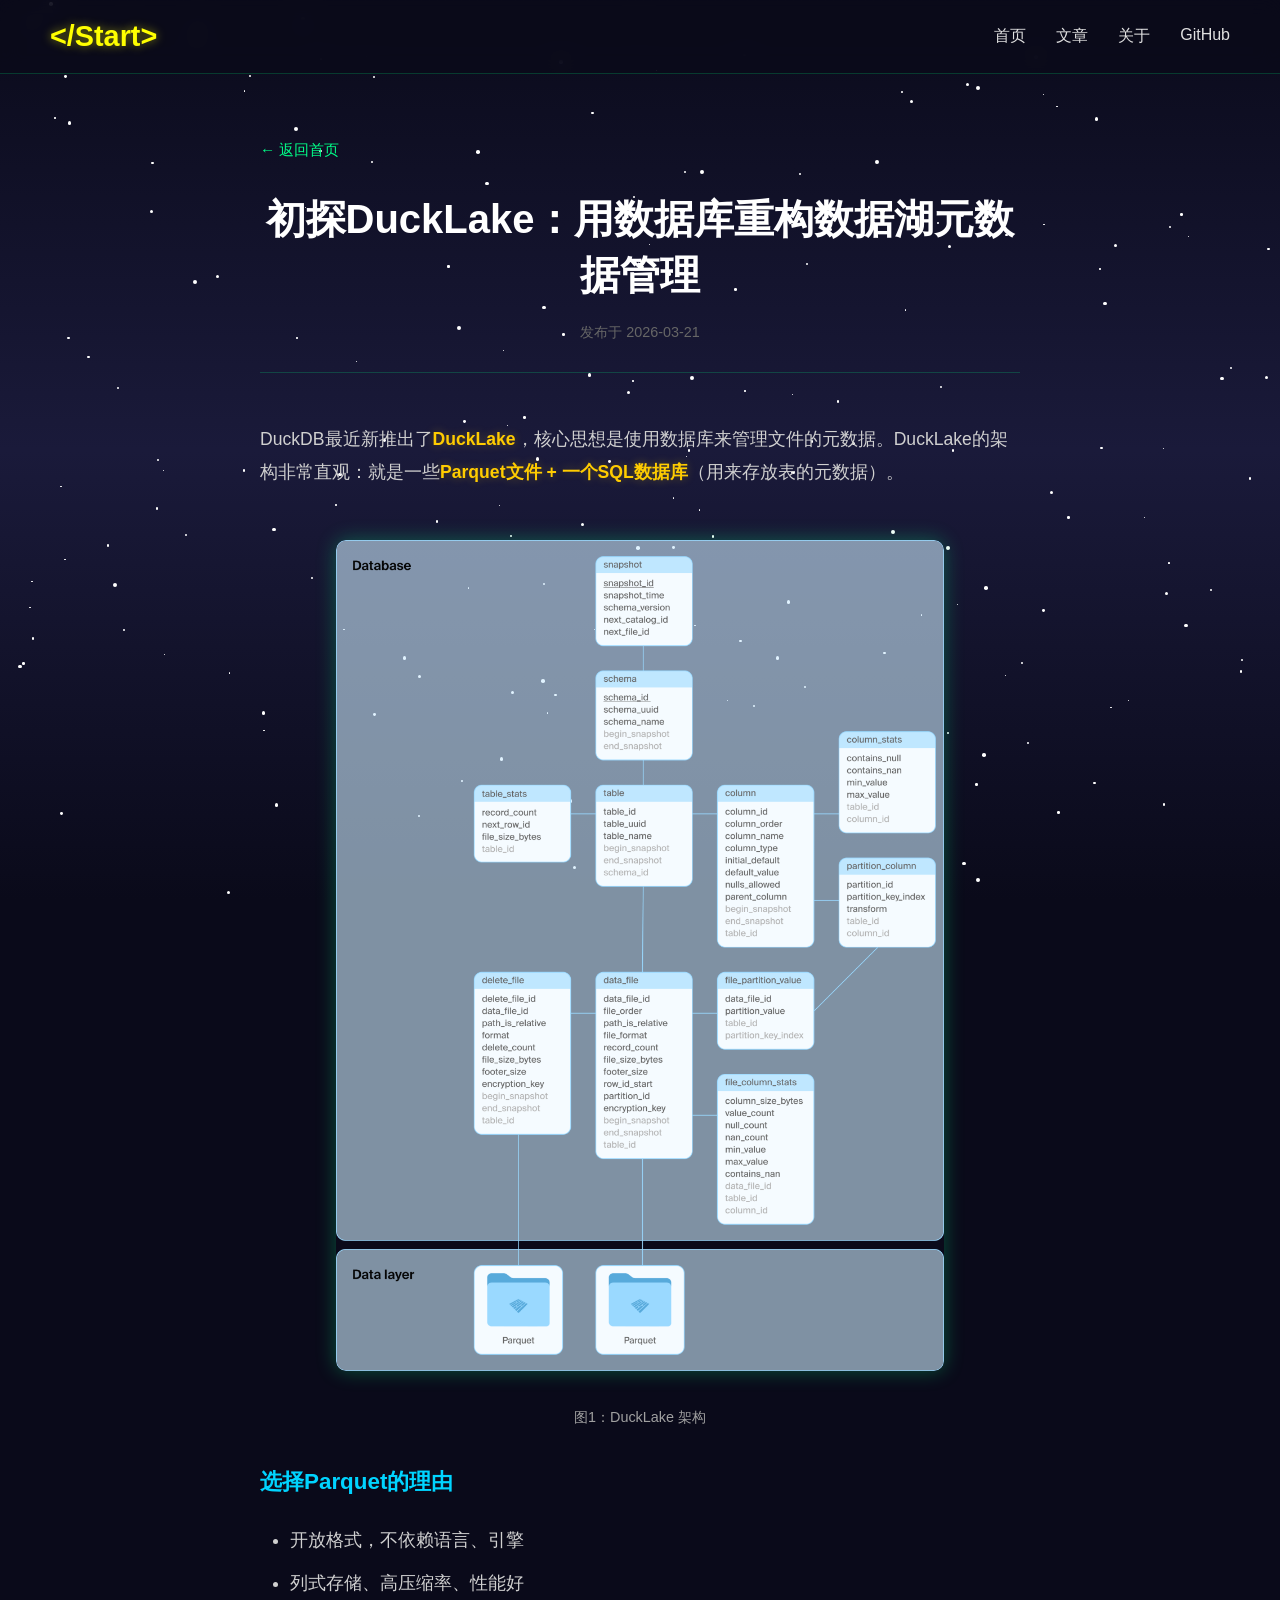
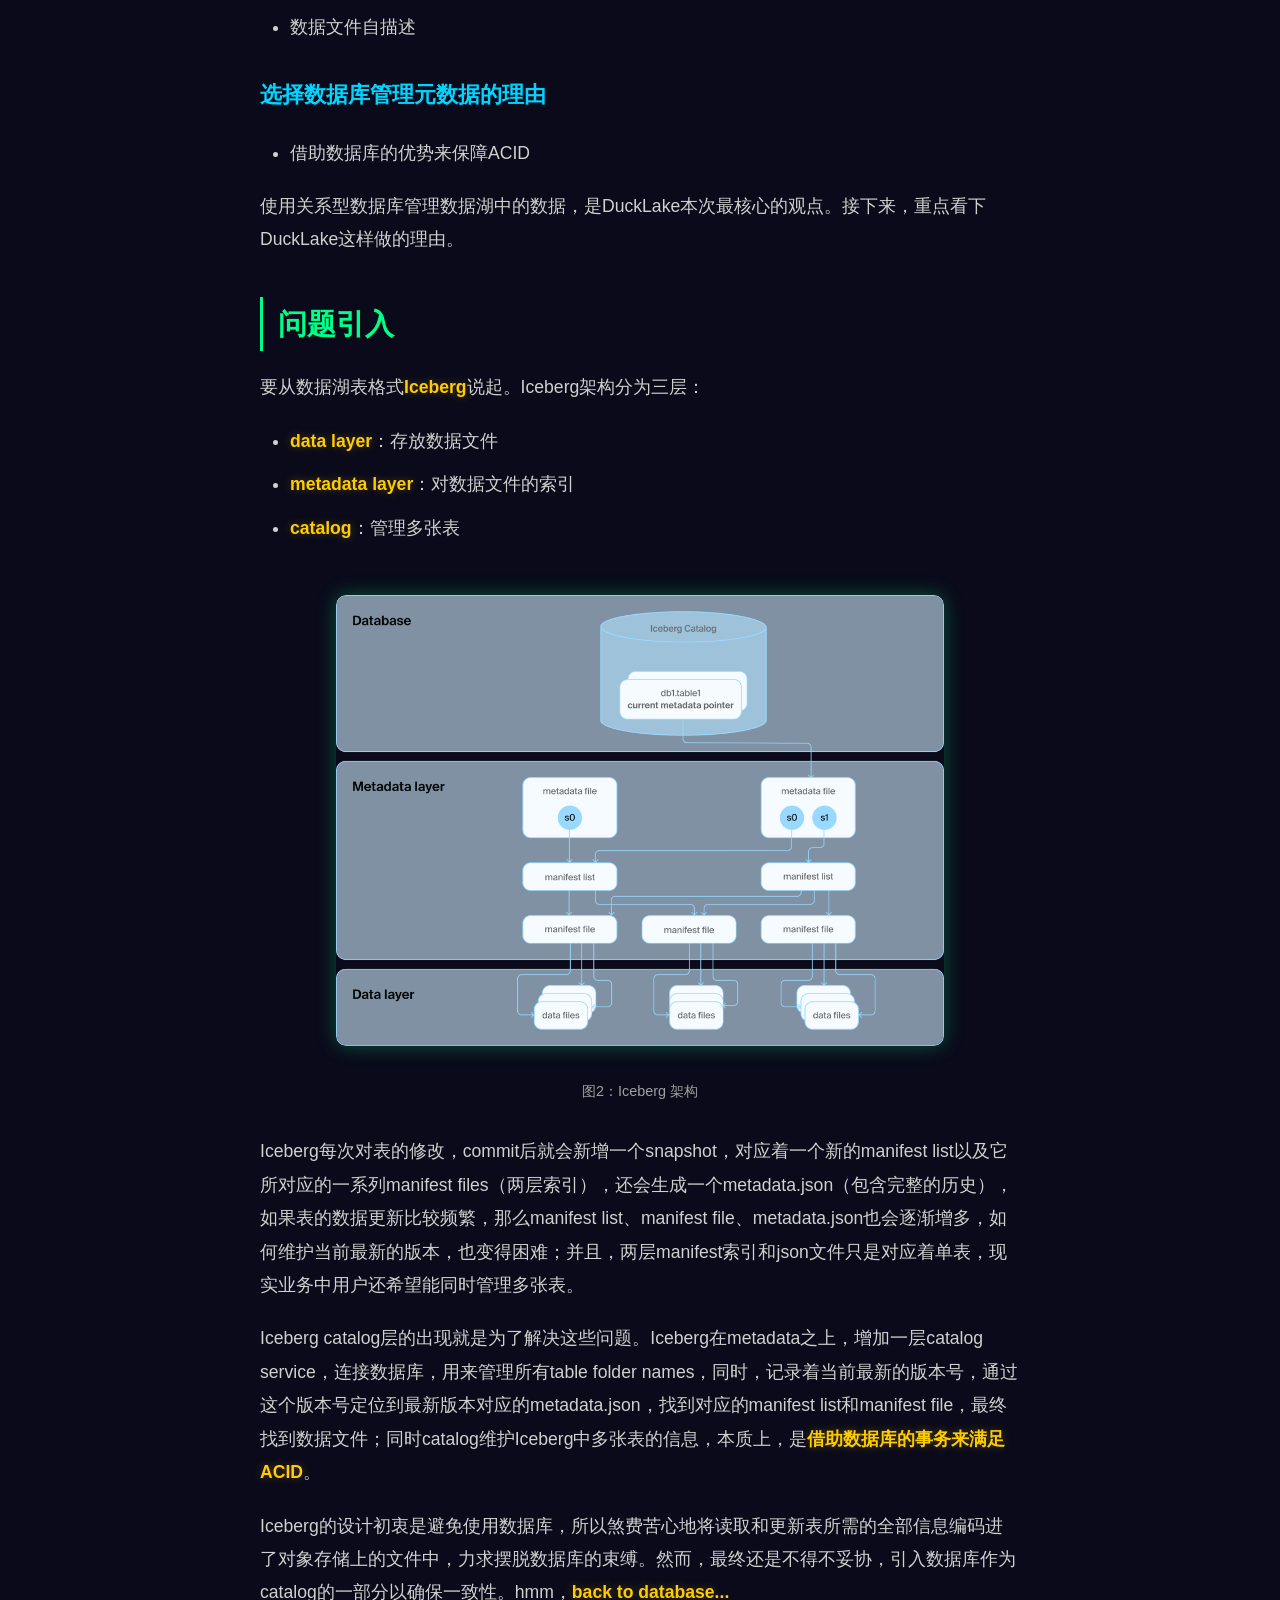
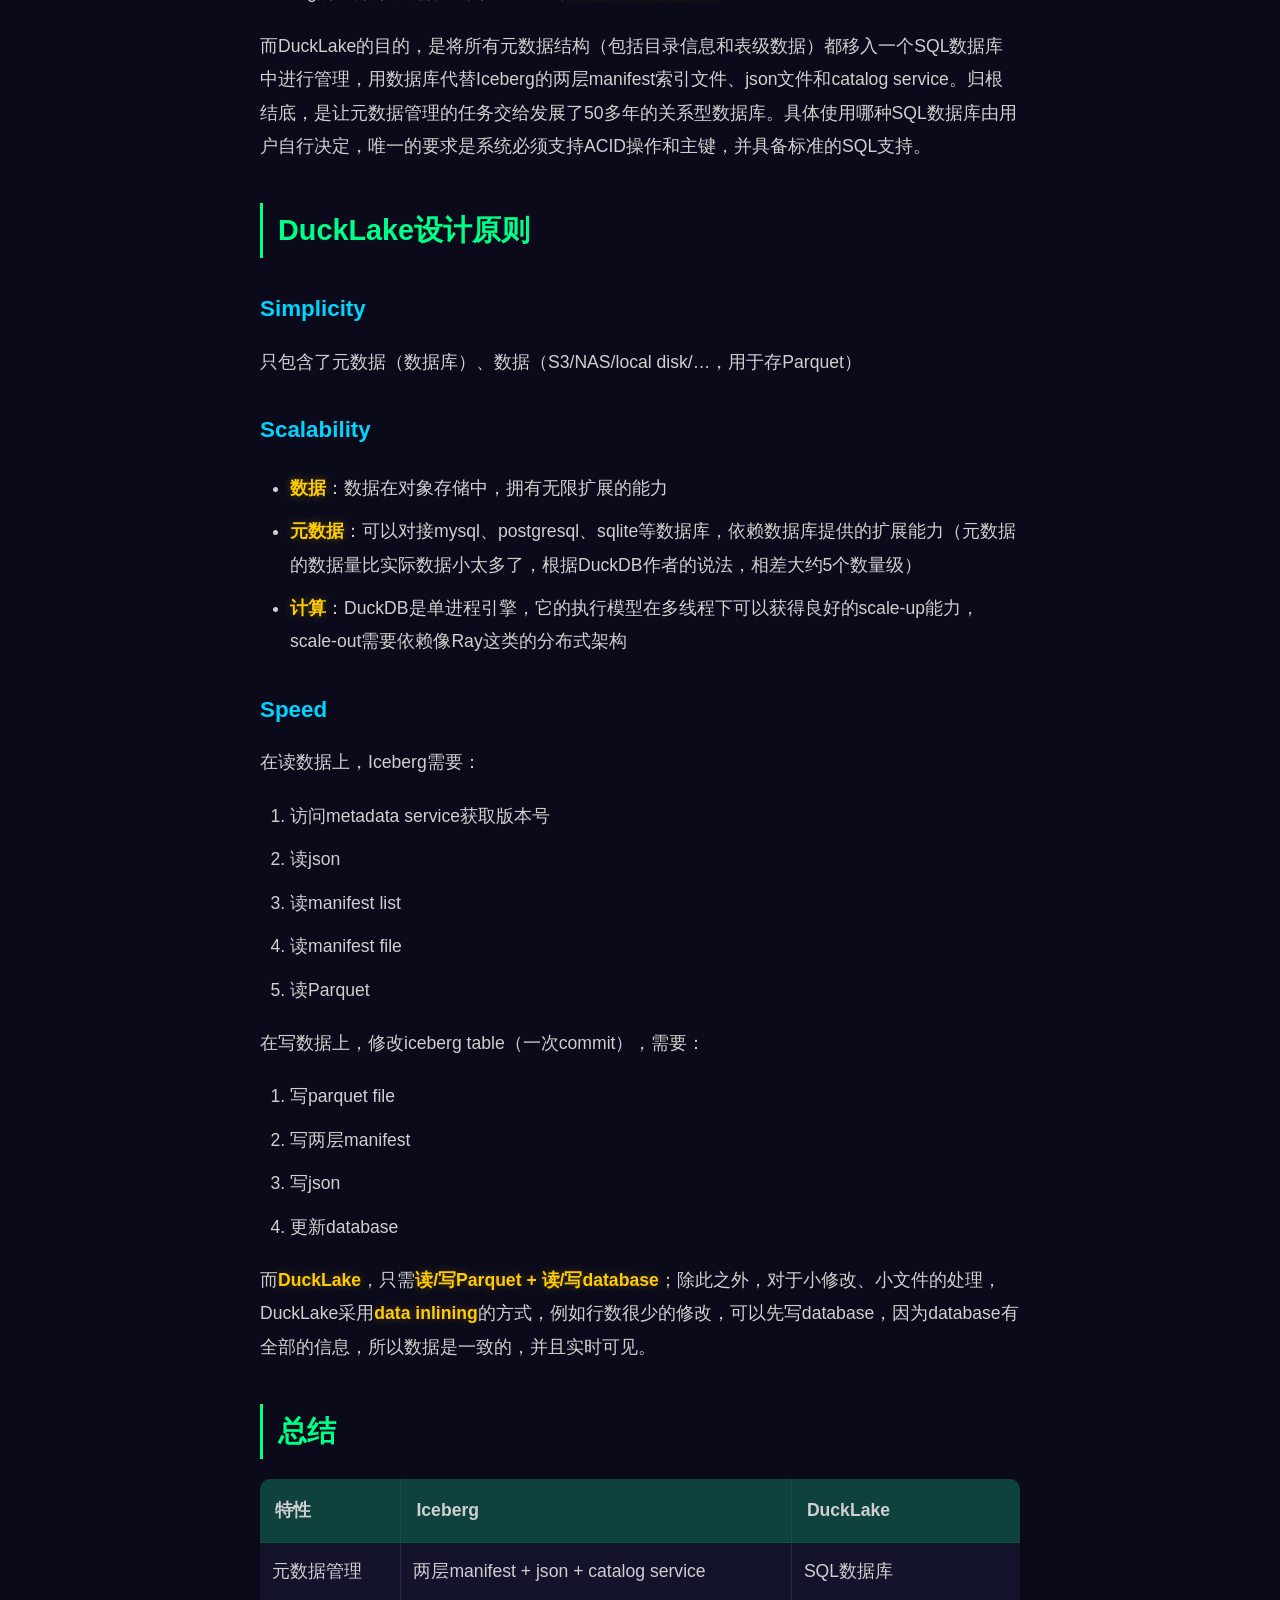
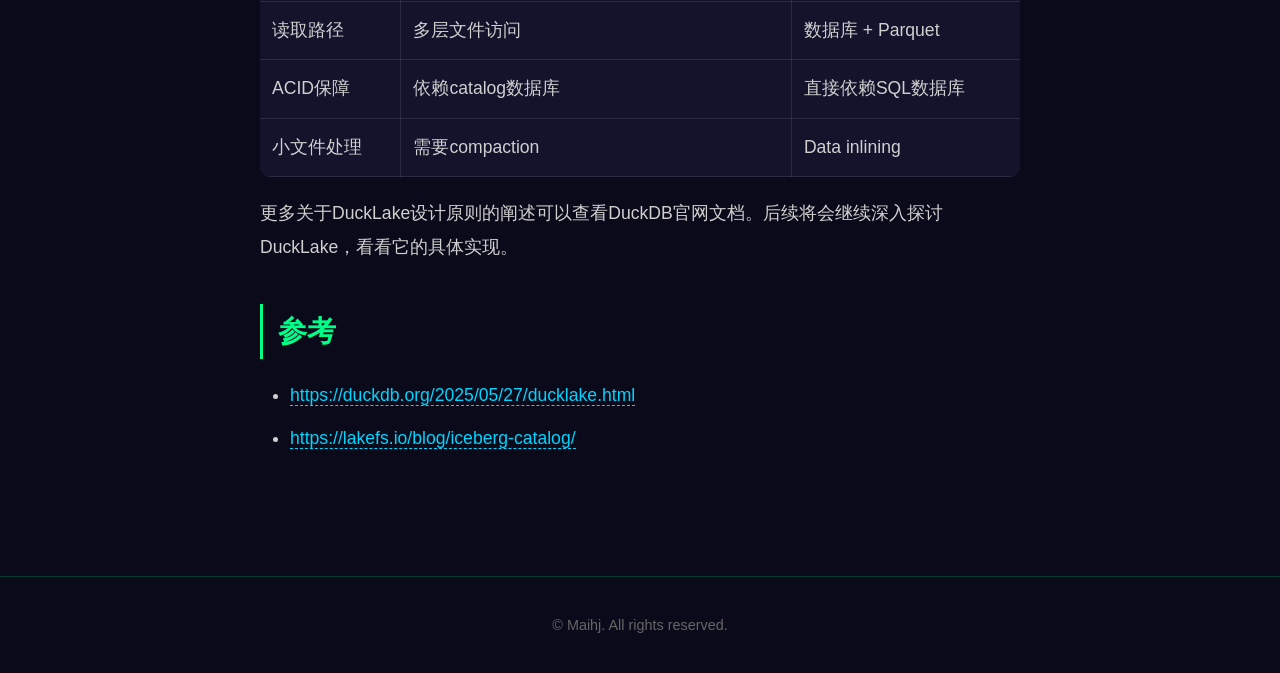
<file: articles/ducklake.html>
<!--
  Copyright (C) 2026 Maihj

  This program is free software: you can redistribute it and/or modify
  it under the terms of the GNU Affero General Public License as published
  by the Free Software Foundation, either version 3 of the License, or
  (at your option) any later version.

  This program is distributed in the hope that it will be useful,
  but WITHOUT ANY WARRANTY; without even the implied warranty of
  MERCHANTABILITY or FITNESS FOR A PARTICULAR PURPOSE. See the
  GNU Affero General Public License for more details.

  You should have received a copy of the GNU Affero General Public License
  along with this program. If not, see <https://www.gnu.org/licenses/>.
-->
<!DOCTYPE html>
<html lang="zh-CN">
<head>
    <meta charset="UTF-8">
    <meta name="viewport" content="width=device-width, initial-scale=1.0">
    <title>初探DuckLake：用数据库重构数据湖元数据管理 | 脑洞一光年</title>
    <meta name="description" content="探索DuckLake：DuckDB团队推出的开源数据湖元数据管理方案。了解如何用关系数据库思维重构数据湖的Catalog和元数据管理。">
    <meta name="keywords" content="DuckLake,DuckDB,数据湖,元数据管理,Catalog,Iceberg,Delta Lake,数据仓库">
    <meta name="author" content="Maihj">
    <meta name="robots" content="index, follow">
    <link rel="canonical" href="https://maihj.github.io/articles/ducklake.html">
    <meta property="og:type" content="article">
    <meta property="og:url" content="https://maihj.github.io/articles/ducklake.html">
    <meta property="og:title" content="初探DuckLake：用数据库重构数据湖元数据管理">
    <meta property="og:description" content="探索DuckLake：DuckDB团队推出的开源数据湖元数据管理方案">
    <meta name="twitter:card" content="summary_large_image">
    <meta name="twitter:title" content="初探DuckLake：用数据库重构数据湖元数据管理">
    <meta name="twitter:description" content="探索DuckLake：DuckDB团队推出的开源数据湖元数据管理方案">
    <link rel="stylesheet" href="../css/style.css">
    <script src="../js/analytics.js"></script>
</head>
<body>
    <div class="starfield"></div>
    <div class="stars" id="stars"></div>
    <div class="binary-rain" id="binary-rain"></div>

    <nav class="navbar">
        <a href="../index.html" class="logo">&lt;/Start&gt;</a>
        <ul class="nav-links">
            <li><a href="../index.html">首页</a></li>
            <li><a href="../index.html#articles">文章</a></li>
            <li><a href="../about.html">关于</a></li>
            <li><a href="https://github.com/maihj" target="_blank">GitHub</a></li>
        </ul>
    </nav>

    <main class="main-content">
        <div class="article-page">
            <a href="../index.html" class="back-btn">← 返回首页</a>
            <header class="article-header">
                <h1>初探DuckLake：用数据库重构数据湖元数据管理</h1>
                <p class="article-meta">发布于 2026-03-21</p>
            </header>

            <article class="article-content">
                <p>DuckDB最近新推出了<strong>DuckLake</strong>，核心思想是使用数据库来管理文件的元数据。DuckLake的架构非常直观：就是一些<strong>Parquet文件 + 一个SQL数据库</strong>（用来存放表的元数据）。</p>

                <div style="text-align: center; margin: 30px 0;">
                    <img src="../images/ducklake/ducklake.png" alt="ducklake" style="max-width: 80%; height: auto; border-radius: 10px; box-shadow: 0 0 20px rgba(0, 255, 136, 0.3);">
                    <p style="color: #a0a0a0; font-size: 0.9rem; margin-top: 1px;">图1：DuckLake 架构</p>
                </div>

                <h3>选择Parquet的理由</h3>
                <ul>
                    <li>开放格式，不依赖语言、引擎</li>
                    <li>列式存储、高压缩率、性能好</li>
                    <li>数据文件自描述</li>
                </ul>

                <h3>选择数据库管理元数据的理由</h3>
                <ul>
                    <li>借助数据库的优势来保障ACID</li>
                </ul>

                <p>使用关系型数据库管理数据湖中的数据，是DuckLake本次最核心的观点。接下来，重点看下DuckLake这样做的理由。</p>

                <h2>问题引入</h2>
                <p>要从数据湖表格式<strong>Iceberg</strong>说起。Iceberg架构分为三层：</p>
                <ul>
                    <li><strong>data layer</strong>：存放数据文件</li>
                    <li><strong>metadata layer</strong>：对数据文件的索引</li>
                    <li><strong>catalog</strong>：管理多张表</li>
                </ul>

                <div style="text-align: center; margin: 30px 0;">
                    <img src="../images/ducklake/iceberg.png" alt="iceberg" style="max-width: 80%; height: auto; border-radius: 10px; box-shadow: 0 0 20px rgba(0, 255, 136, 0.3);">
                    <p style="color: #a0a0a0; font-size: 0.9rem; margin-top: 1px;">图2：Iceberg 架构</p>
                </div>

                <p>Iceberg每次对表的修改，commit后就会新增一个snapshot，对应着一个新的manifest list以及它所对应的一系列manifest files（两层索引），还会生成一个metadata.json（包含完整的历史），如果表的数据更新比较频繁，那么manifest list、manifest file、metadata.json也会逐渐增多，如何维护当前最新的版本，也变得困难；并且，两层manifest索引和json文件只是对应着单表，现实业务中用户还希望能同时管理多张表。</p>

                <p>Iceberg catalog层的出现就是为了解决这些问题。Iceberg在metadata之上，增加一层catalog service，连接数据库，用来管理所有table folder names，同时，记录着当前最新的版本号，通过这个版本号定位到最新版本对应的metadata.json，找到对应的manifest list和manifest file，最终找到数据文件；同时catalog维护Iceberg中多张表的信息，本质上，是<strong>借助数据库的事务来满足ACID</strong>。</p>

                <p>Iceberg的设计初衷是避免使用数据库，所以煞费苦心地将读取和更新表所需的全部信息编码进了对象存储上的文件中，力求摆脱数据库的束缚。然而，最终还是不得不妥协，引入数据库作为catalog的一部分以确保一致性。hmm，<strong>back to database...</strong></p>

                <p>而DuckLake的目的，是将所有元数据结构（包括目录信息和表级数据）都移入一个SQL数据库中进行管理，用数据库代替Iceberg的两层manifest索引文件、json文件和catalog service。归根结底，是让元数据管理的任务交给发展了50多年的关系型数据库。具体使用哪种SQL数据库由用户自行决定，唯一的要求是系统必须支持ACID操作和主键，并具备标准的SQL支持。</p>

                <h2>DuckLake设计原则</h2>

                <h3>Simplicity</h3>
                <p>只包含了元数据（数据库）、数据（S3/NAS/local disk/…，用于存Parquet）</p>

                <h3>Scalability</h3>
                <ul>
                    <li><strong>数据</strong>：数据在对象存储中，拥有无限扩展的能力</li>
                    <li><strong>元数据</strong>：可以对接mysql、postgresql、sqlite等数据库，依赖数据库提供的扩展能力（元数据的数据量比实际数据小太多了，根据DuckDB作者的说法，相差大约5个数量级）</li>
                    <li><strong>计算</strong>：DuckDB是单进程引擎，它的执行模型在多线程下可以获得良好的scale-up能力，scale-out需要依赖像Ray这类的分布式架构</li>
                </ul>

                <h3>Speed</h3>
                <p>在读数据上，Iceberg需要：</p>
                <ol>
                    <li>访问metadata service获取版本号</li>
                    <li>读json</li>
                    <li>读manifest list</li>
                    <li>读manifest file</li>
                    <li>读Parquet</li>
                </ol>

                <p>在写数据上，修改iceberg table（一次commit），需要：</p>
                <ol>
                    <li>写parquet file</li>
                    <li>写两层manifest</li>
                    <li>写json</li>
                    <li>更新database</li>
                </ol>

                <p>而<strong>DuckLake</strong>，只需<strong>读/写Parquet + 读/写database</strong>；除此之外，对于小修改、小文件的处理，DuckLake采用<strong>data inlining</strong>的方式，例如行数很少的修改，可以先写database，因为database有全部的信息，所以数据是一致的，并且实时可见。</p>

                <h2>总结</h2>
                <table style="width:100%; border-collapse: collapse; margin: 20px 0; background: rgba(26, 26, 58, 0.6); border-radius: 10px; overflow: hidden;">
                    <thead>
                        <tr style="background: rgba(0, 255, 136, 0.2);">
                            <th style="padding: 15px; text-align: left; border-bottom: 1px solid rgba(0, 255, 136, 0.1); border-right: 1px solid rgba(0, 255, 136, 0.1);">特性</th>
                            <th style="padding: 15px; text-align: left; border-bottom: 1px solid rgba(0, 255, 136, 0.1); border-right: 1px solid rgba(0, 255, 136, 0.1);">Iceberg</th>
                            <th style="padding: 15px; text-align: left; border-bottom: 1px solid rgba(0, 255, 136, 0.1); ">DuckLake</th>
                        </tr>
                    </thead>
                    <tbody>
                        <tr>
                            <td style="padding: 12px; border-bottom: 1px solid rgba(255,255,255,0.1); border-right: 1px solid rgba(255,255,255,0.1);">元数据管理</td>
                            <td style="padding: 12px; border-bottom: 1px solid rgba(255,255,255,0.1); border-right: 1px solid rgba(255,255,255,0.1);">两层manifest + json + catalog service</td>
                            <td style="padding: 12px; border-bottom: 1px solid rgba(255,255,255,0.1);">SQL数据库</td>
                        </tr>
                        <tr>
                            <td style="padding: 12px; border-bottom: 1px solid rgba(255,255,255,0.1); border-right: 1px solid rgba(255,255,255,0.1);">读取路径</td>
                            <td style="padding: 12px; border-bottom: 1px solid rgba(255,255,255,0.1); border-right: 1px solid rgba(255,255,255,0.1);">多层文件访问</td>
                            <td style="padding: 12px; border-bottom: 1px solid rgba(255,255,255,0.1);">数据库 + Parquet</td>
                        </tr>
                        <tr>
                            <td style="padding: 12px; border-bottom: 1px solid rgba(255,255,255,0.1); border-right: 1px solid rgba(255,255,255,0.1);">ACID保障</td>
                            <td style="padding: 12px; border-bottom: 1px solid rgba(255,255,255,0.1); border-right: 1px solid rgba(255,255,255,0.1);">依赖catalog数据库</td>
                            <td style="padding: 12px; border-bottom: 1px solid rgba(255,255,255,0.1);">直接依赖SQL数据库</td>
                        </tr>
                        <tr>
                            <td style="padding: 12px; border-bottom: 1px solid rgba(255,255,255,0.1); border-right: 1px solid rgba(255,255,255,0.1);">小文件处理</td>
                            <td style="padding: 12px; border-bottom: 1px solid rgba(255,255,255,0.1); border-right: 1px solid rgba(255,255,255,0.1);">需要compaction</td>
                            <td style="padding: 12px; border-bottom: 1px solid rgba(255,255,255,0.1);">Data inlining</td>
                        </tr>
                    </tbody>
                </table>

                <p>更多关于DuckLake设计原则的阐述可以查看DuckDB官网文档。后续将会继续深入探讨DuckLake，看看它的具体实现。</p>

                <h2>参考</h2>
                <ul>
                    <li><a href="https://duckdb.org/2025/05/27/ducklake.html" target="_blank">https://duckdb.org/2025/05/27/ducklake.html</a></li>
                    <li><a href="https://lakefs.io/blog/iceberg-catalog/" target="_blank">https://lakefs.io/blog/iceberg-catalog/</a></li>
                </ul>
            </article>
        </div>
    </main>

    <footer class="footer">
        <p>&copy; Maihj. All rights reserved.</p>
    </footer>

    <script>
        function createStars() {
            const starsContainer = document.getElementById('stars');
            const starCount = 200;
            for (let i = 0; i < starCount; i++) {
                const star = document.createElement('div');
                star.className = 'star';
                star.style.left = Math.random() * 100 + '%';
                star.style.top = Math.random() * 100 + '%';
                star.style.width = Math.random() * 3 + 1 + 'px';
                star.style.height = star.style.width;
                star.style.setProperty('--duration', (Math.random() * 3 + 2) + 's');
                star.style.animationDelay = Math.random() * 5 + 's';
                starsContainer.appendChild(star);
            }
        }

        function createBinaryRain() {
            const rainContainer = document.getElementById('binary-rain');
            const columnCount = 30;
            for (let i = 0; i < columnCount; i++) {
                const column = document.createElement('div');
                column.className = 'binary-column';
                column.style.left = (i / columnCount * 100) + '%';
                column.style.setProperty('--duration', (Math.random() * 10 + 15) + 's');
                column.style.animationDelay = Math.random() * 15 + 's';
                let binaryString = '';
                const length = Math.floor(Math.random() * 30 + 20);
                for (let j = 0; j < length; j++) {
                    binaryString += Math.random() > 0.5 ? '1' : '0';
                }
                column.textContent = binaryString;
                rainContainer.appendChild(column);
            }
        }

        document.addEventListener('DOMContentLoaded', function() {
            createStars();
            createBinaryRain();
        });
    </script>
</body>
</html>
</file>
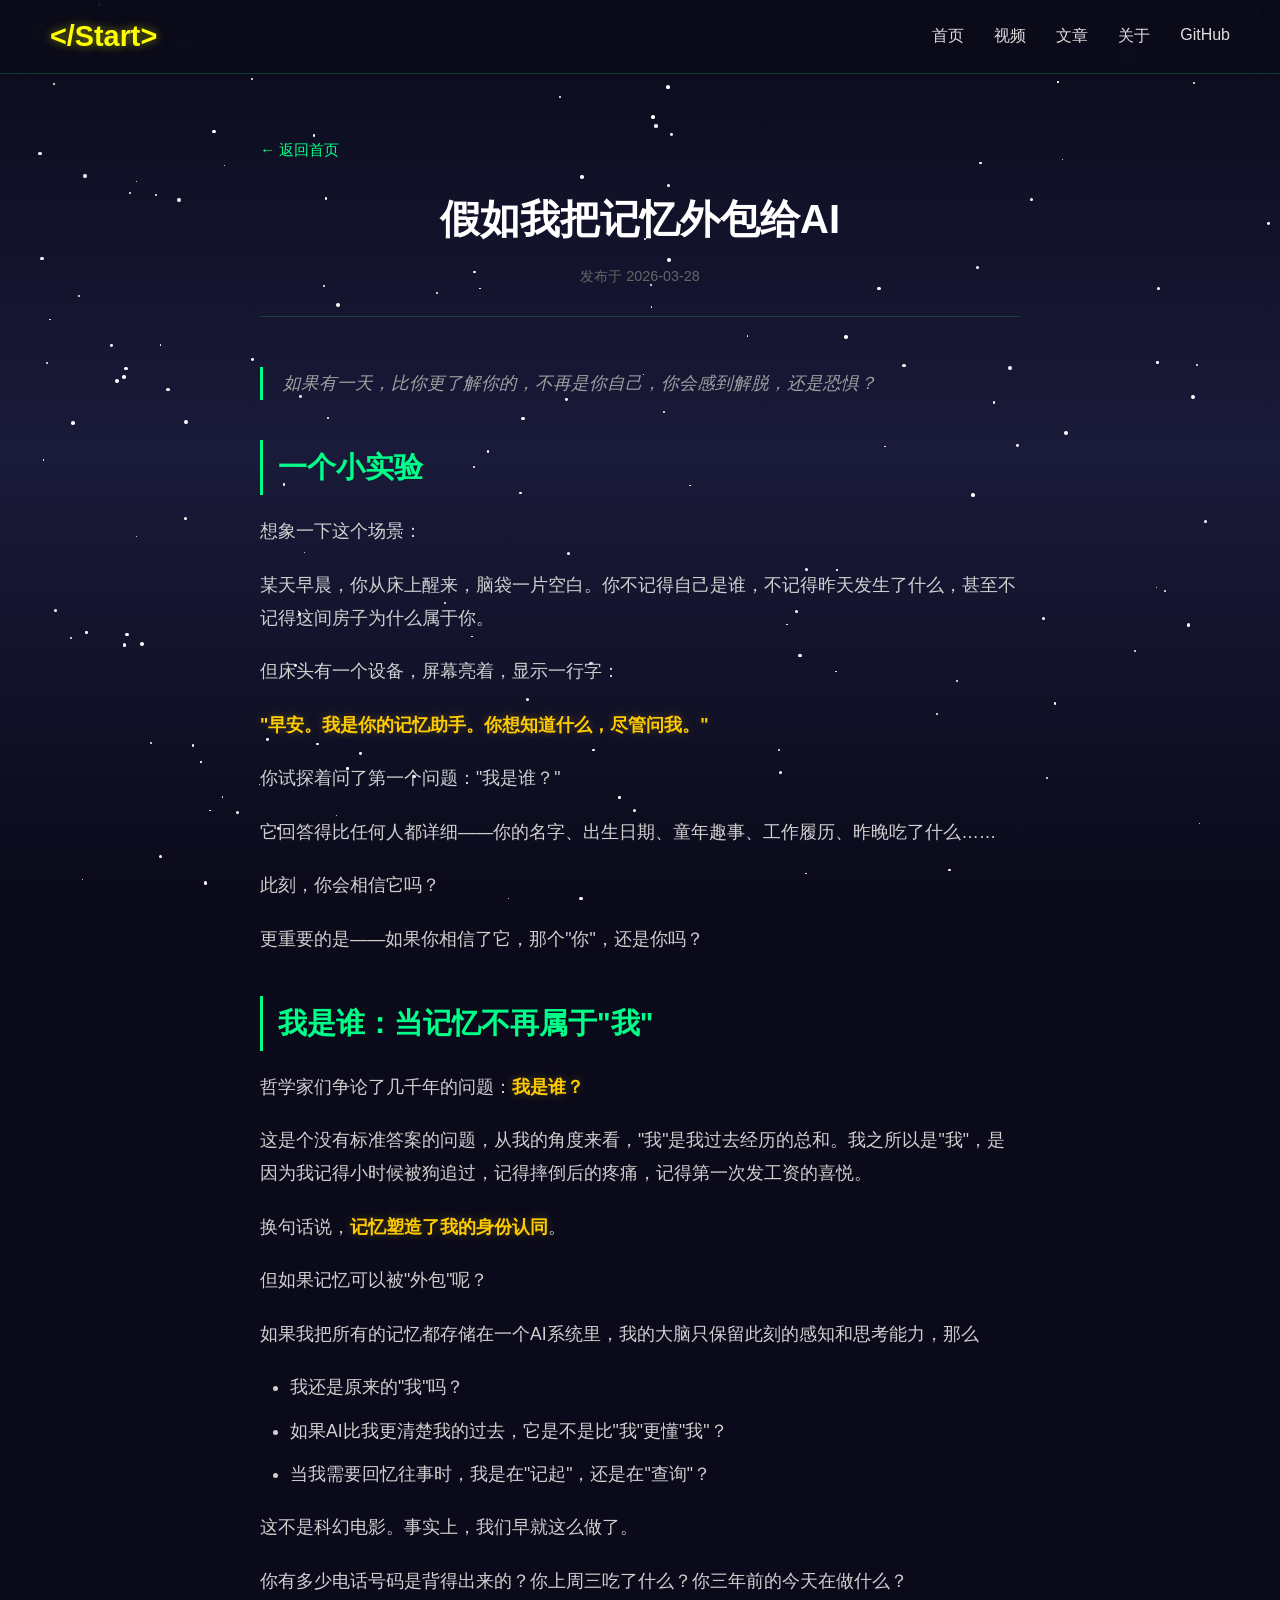
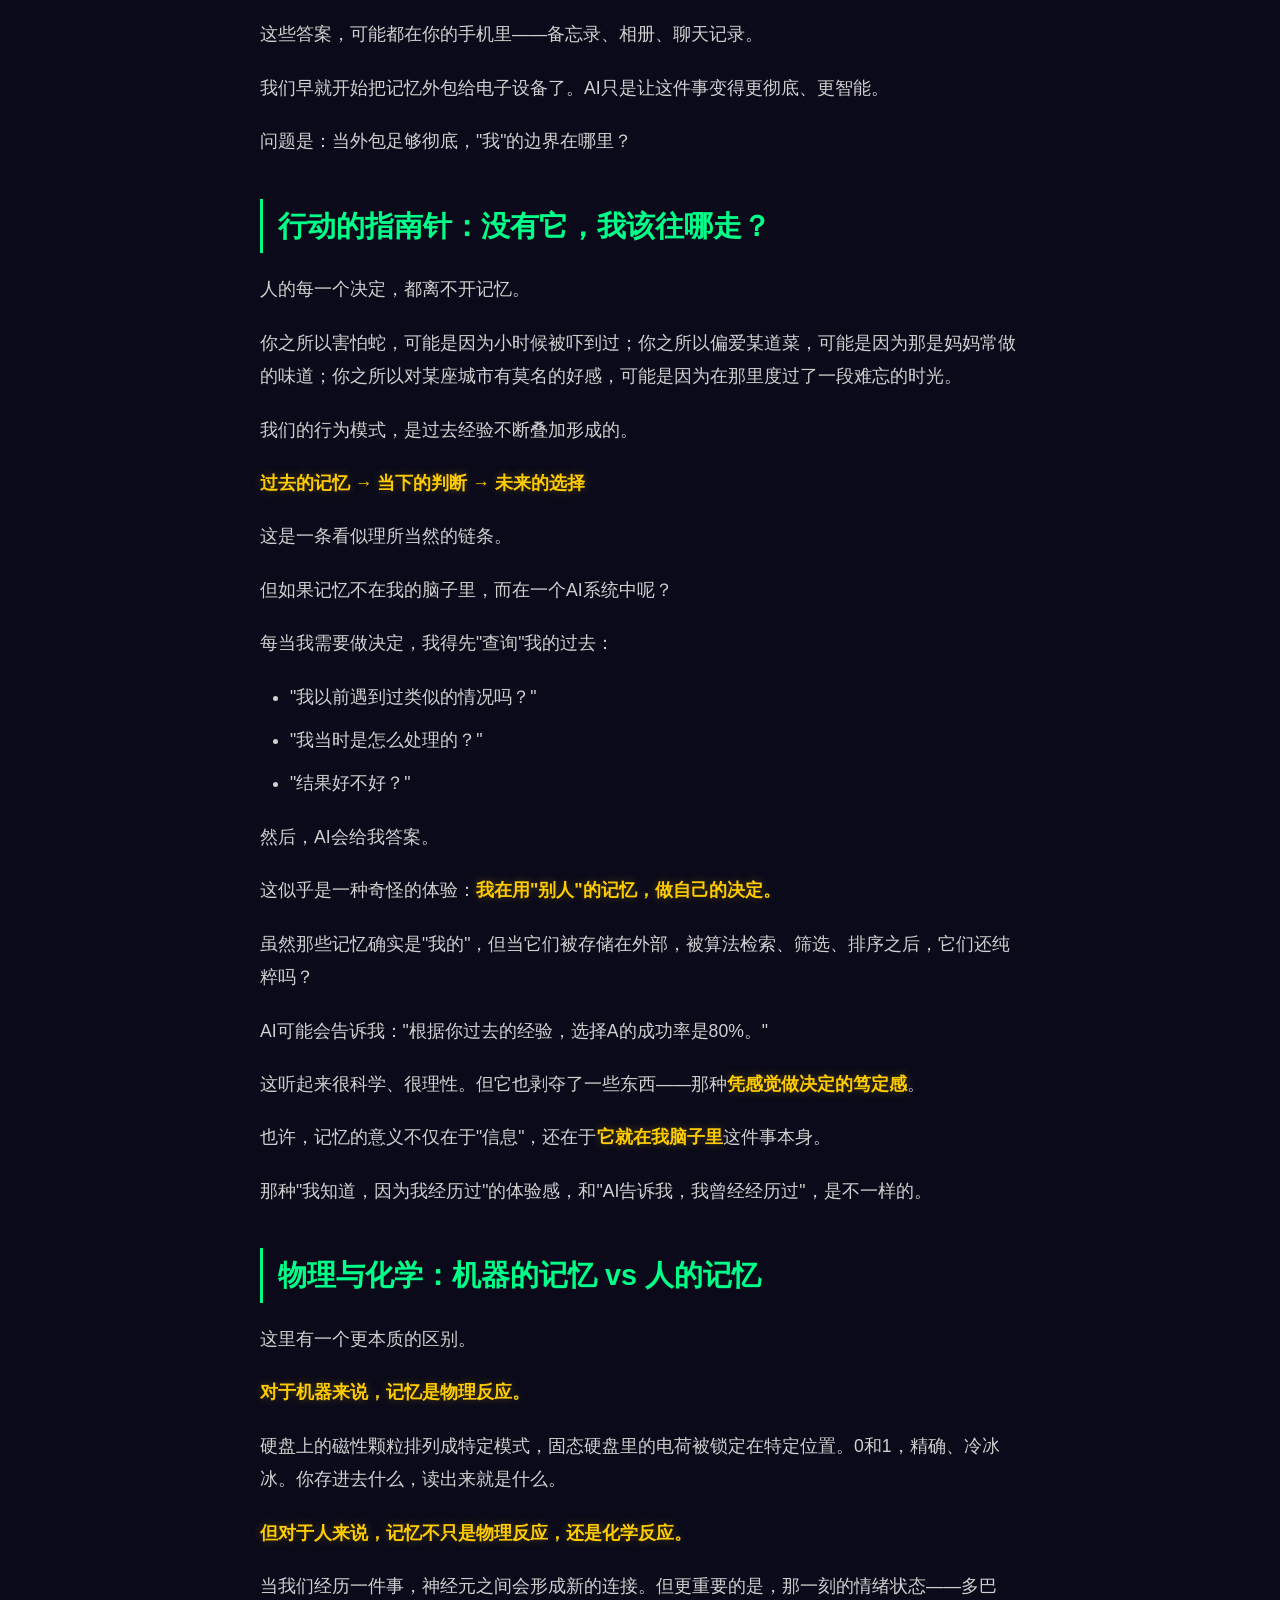
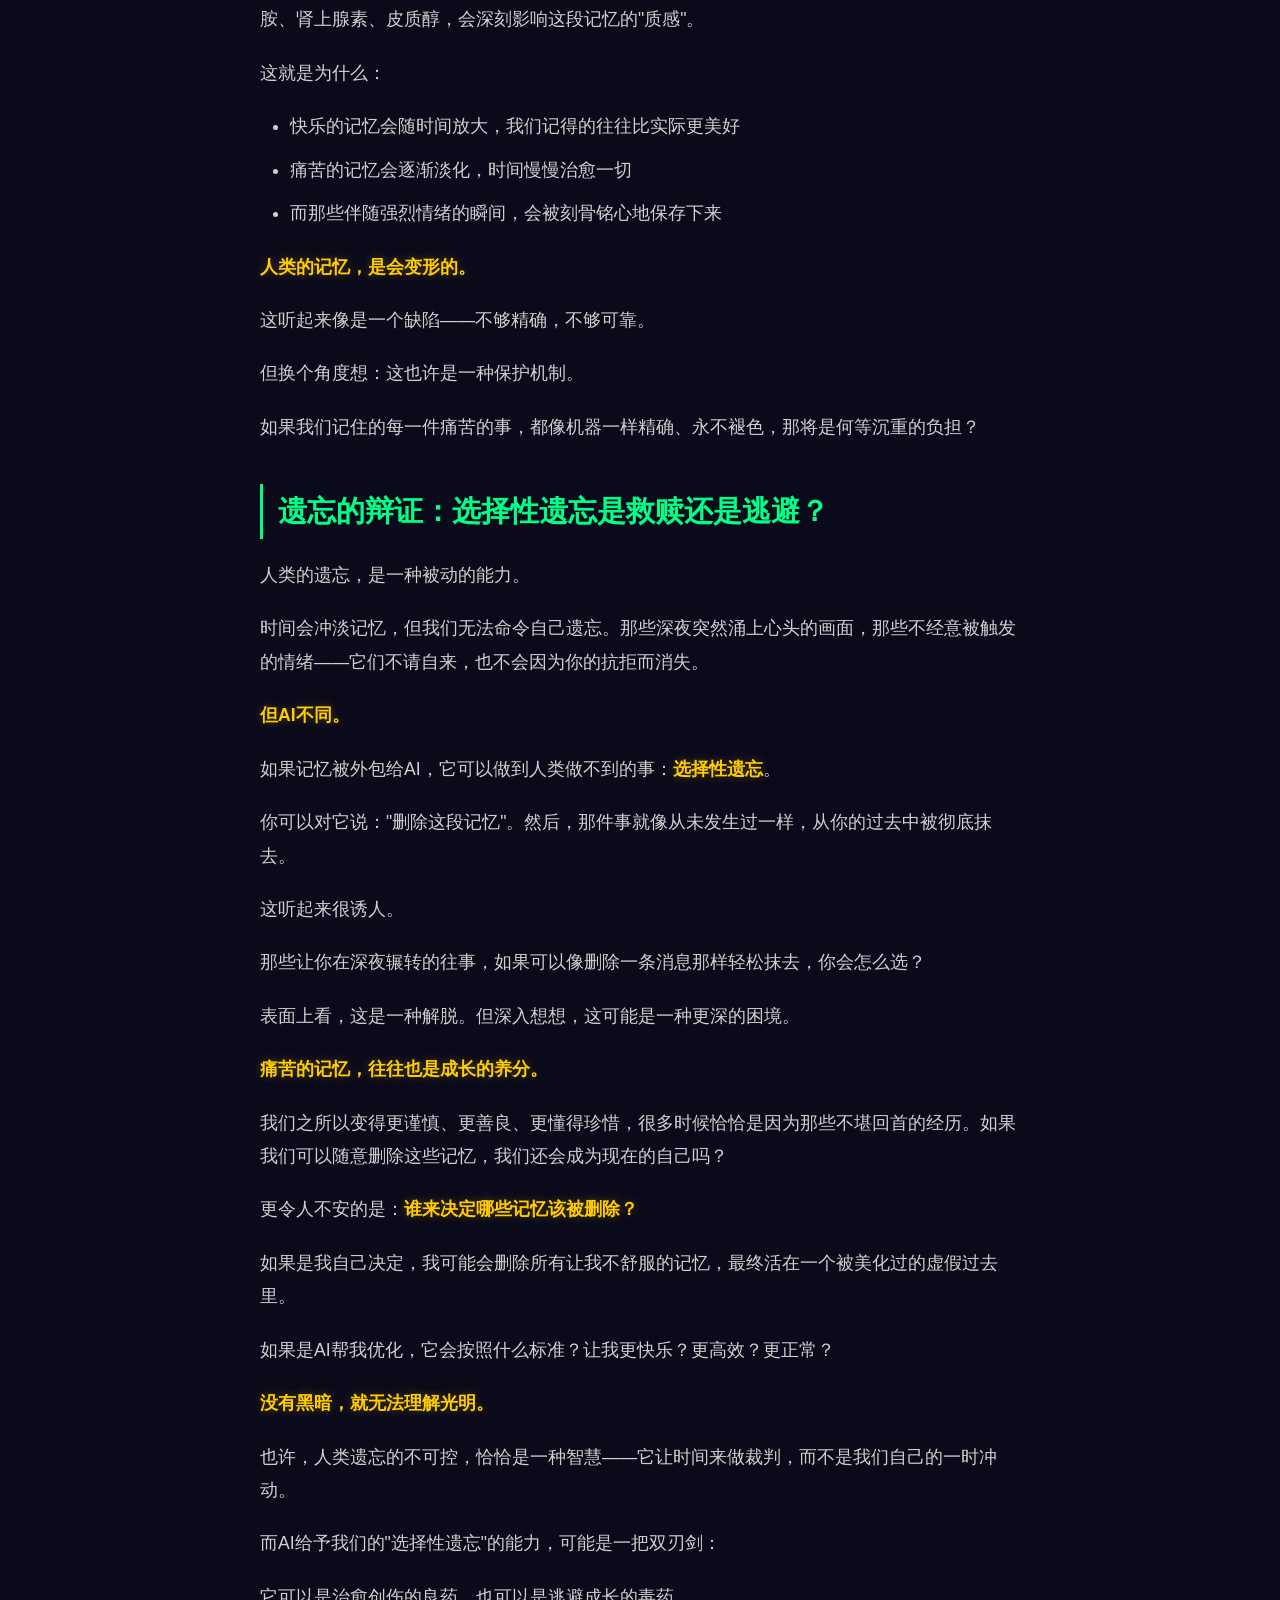
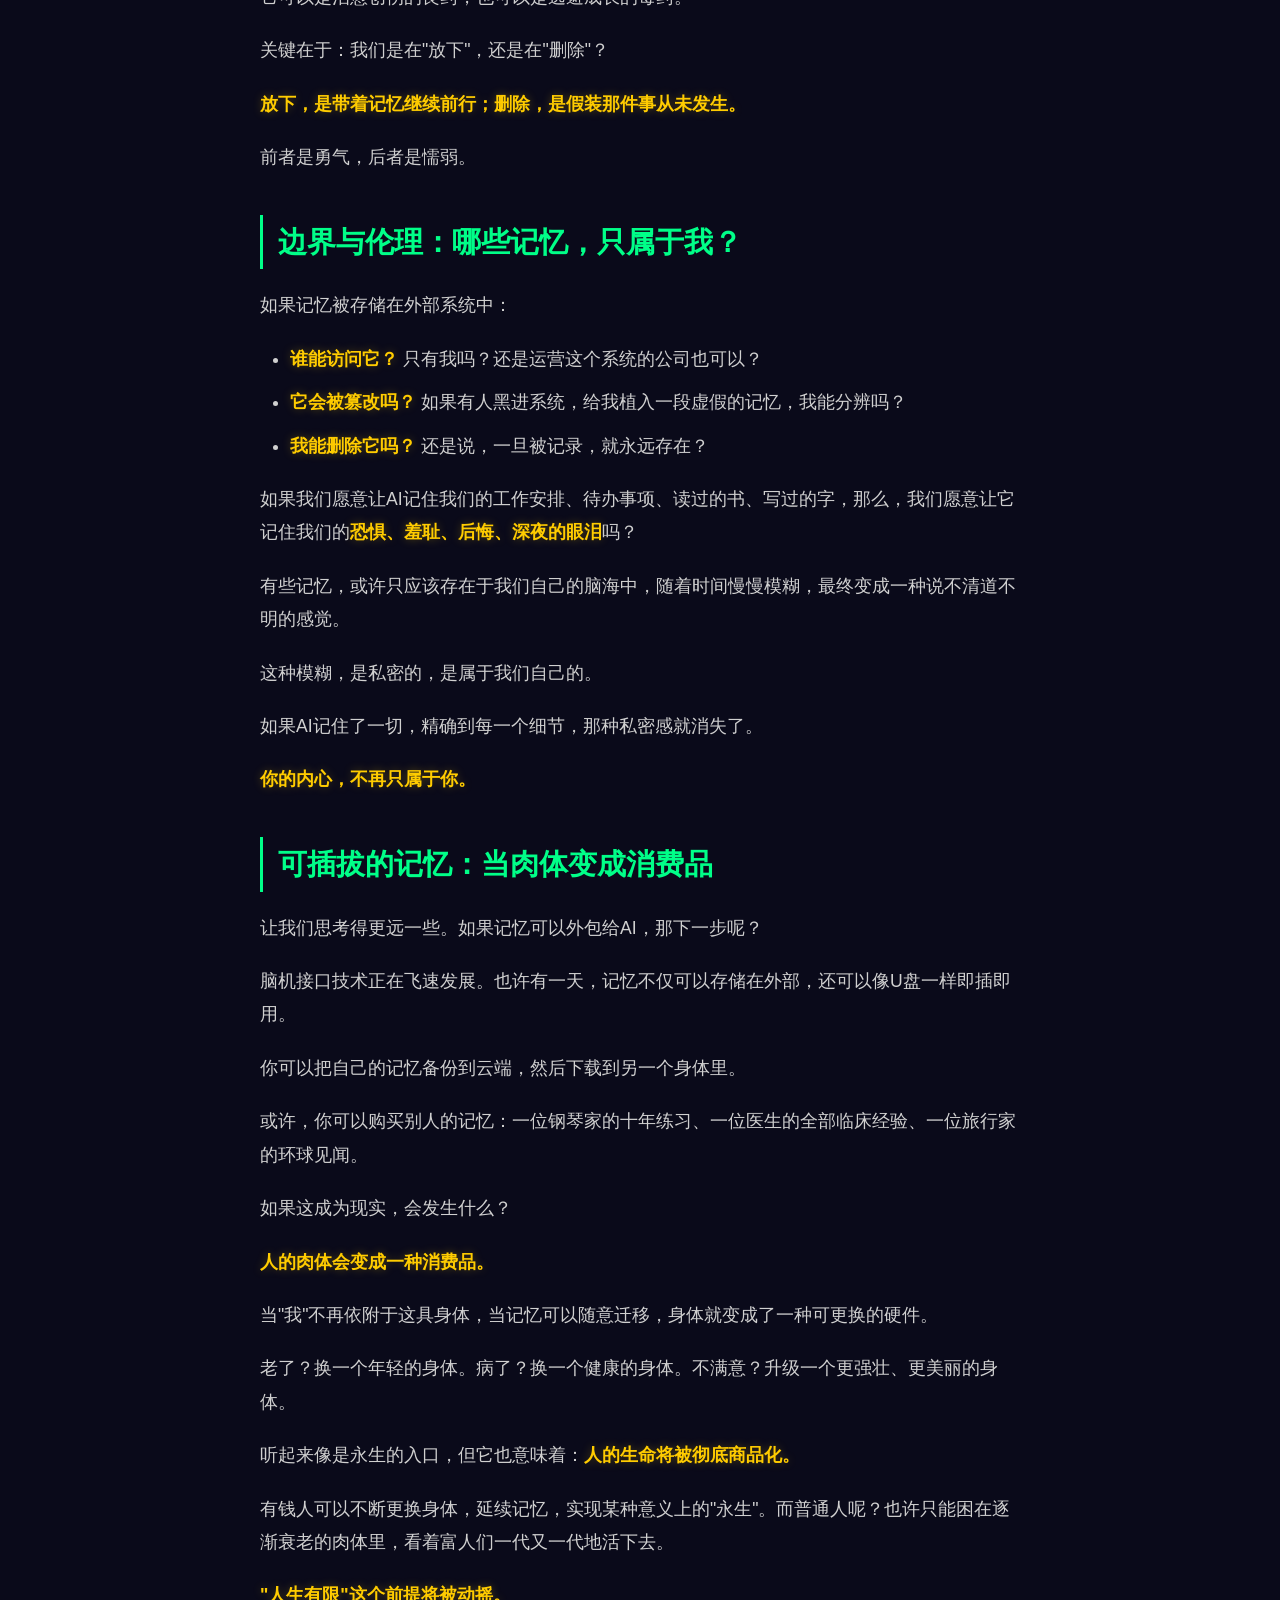
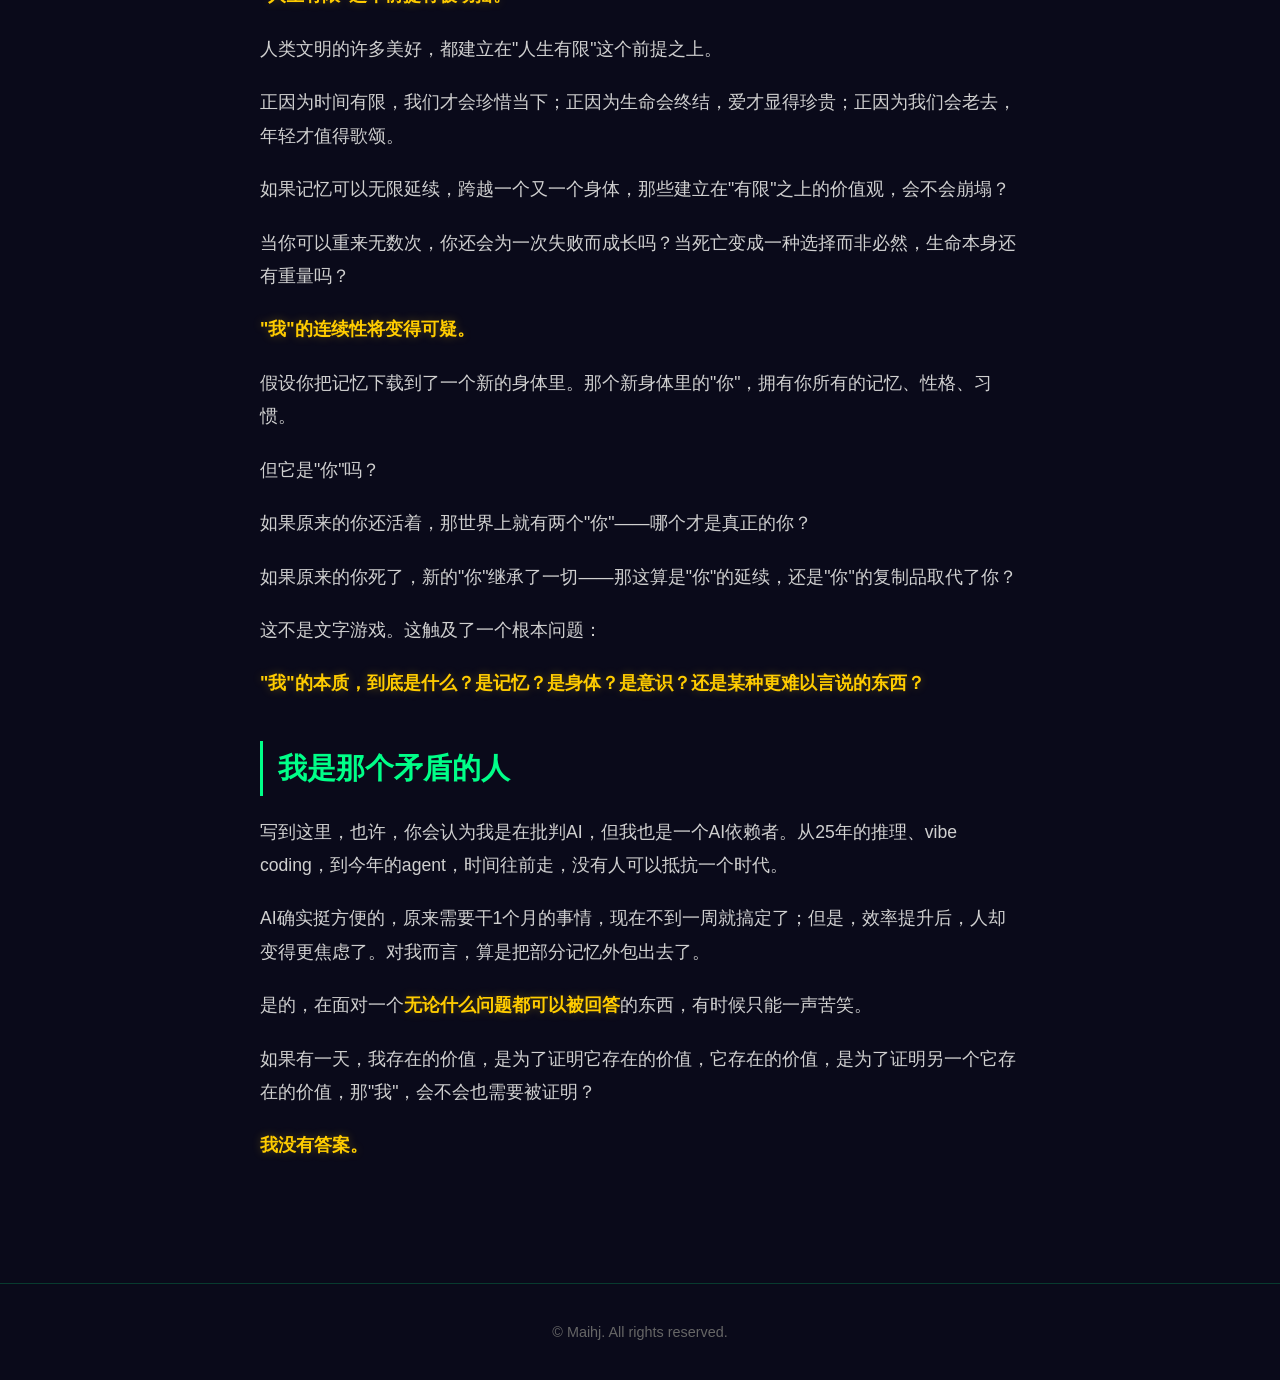
<file: articles/memory_outsourcing.html>
<!--
  Copyright (C) 2026 Maihj

  This program is free software: you can redistribute it and/or modify
  it under the terms of the GNU Affero General Public License as published
  by the Free Software Foundation, either version 3 of the License, or
  (at your option) any later version.

  This program is distributed in the hope that it will be useful,
  but WITHOUT ANY WARRANTY; without even the implied warranty of
  MERCHANTABILITY or FITNESS FOR A PARTICULAR PURPOSE. See the
  GNU Affero General Public License for more details.

  You should have received a copy of the GNU Affero General Public License
  along with this program. If not, see <https://www.gnu.org/licenses/>.
-->
<!DOCTYPE html>
<html lang="zh-CN">
<head>
    <meta charset="UTF-8">
    <meta name="viewport" content="width=device-width, initial-scale=1.0">
    <title>假如我把记忆外包给AI | 脑洞一光年</title>
    <meta name="description" content="探讨记忆与AI的哲学思考">
    <meta name="keywords" content="AI,记忆,身份认同,脑机接口,哲学思考,人工智能,遗忘,选择性遗忘">
    <meta name="author" content="Maihj">
    <meta name="robots" content="index, follow">
    <link rel="canonical" href="https://maihj.github.io/articles/memory_outsourcing.html">
    <meta property="og:type" content="article">
    <meta property="og:url" content="https://maihj.github.io/articles/memory_outsourcing.html">
    <meta property="og:title" content="假如我把记忆外包给AI">
    <meta property="og:description" content="探讨记忆与AI的哲学思考">
    <meta name="twitter:card" content="summary_large_image">
    <meta name="twitter:title" content="假如我把记忆外包给AI">
    <meta name="twitter:description" content="探讨记忆与AI的哲学思考">
    <link rel="stylesheet" href="../css/style.css">
    <script src="../js/analytics.js"></script>
</head>
<body>
    <div class="starfield"></div>
    <div class="stars" id="stars"></div>
    <div class="binary-rain" id="binary-rain"></div>

    <nav class="navbar">
        <a href="../index.html" class="logo">&lt;/Start&gt;</a>
        <ul class="nav-links">
            <li><a href="../index.html">首页</a></li>
            <li><a href="../index.html#videos">视频</a></li>
            <li><a href="../index.html#articles">文章</a></li>
            <li><a href="../about.html">关于</a></li>
            <li><a href="https://github.com/maihj" target="_blank">GitHub</a></li>
        </ul>
    </nav>

    <main class="main-content">
        <div class="article-page">
            <a href="../index.html" class="back-btn">← 返回首页</a>
            <header class="article-header">
                <h1>假如我把记忆外包给AI</h1>
                <p class="article-meta">发布于 2026-03-28</p>
            </header>

            <article class="article-content">
                <blockquote>
                    <p>如果有一天，比你更了解你的，不再是你自己，你会感到解脱，还是恐惧？</p>
                </blockquote>

                <h2>一个小实验</h2>
                <p>想象一下这个场景：</p>
                <p>某天早晨，你从床上醒来，脑袋一片空白。你不记得自己是谁，不记得昨天发生了什么，甚至不记得这间房子为什么属于你。</p>
                <p>但床头有一个设备，屏幕亮着，显示一行字：</p>
                <p><strong>"早安。我是你的记忆助手。你想知道什么，尽管问我。"</strong></p>
                <p>你试探着问了第一个问题："我是谁？"</p>
                <p>它回答得比任何人都详细——你的名字、出生日期、童年趣事、工作履历、昨晚吃了什么……</p>
                <p>此刻，你会相信它吗？</p>
                <p>更重要的是——如果你相信了它，那个"你"，还是你吗？</p>

                <h2>我是谁：当记忆不再属于"我"</h2>
                <p>哲学家们争论了几千年的问题：<strong>我是谁？</strong></p>
                <p>这是个没有标准答案的问题，从我的角度来看，"我"是我过去经历的总和。我之所以是"我"，是因为我记得小时候被狗追过，记得摔倒后的疼痛，记得第一次发工资的喜悦。</p>
                <p>换句话说，<strong>记忆塑造了我的身份认同</strong>。</p>
                <p>但如果记忆可以被"外包"呢？</p>
                <p>如果我把所有的记忆都存储在一个AI系统里，我的大脑只保留此刻的感知和思考能力，那么</p>
                <ul>
                    <li>我还是原来的"我"吗？</li>
                    <li>如果AI比我更清楚我的过去，它是不是比"我"更懂"我"？</li>
                    <li>当我需要回忆往事时，我是在"记起"，还是在"查询"？</li>
                </ul>
                <p>这不是科幻电影。事实上，我们早就这么做了。</p>
                <p>你有多少电话号码是背得出来的？你上周三吃了什么？你三年前的今天在做什么？</p>
                <p>这些答案，可能都在你的手机里——备忘录、相册、聊天记录。</p>
                <p>我们早就开始把记忆外包给电子设备了。AI只是让这件事变得更彻底、更智能。</p>
                <p>问题是：当外包足够彻底，"我"的边界在哪里？</p>

                <h2>行动的指南针：没有它，我该往哪走？</h2>
                <p>人的每一个决定，都离不开记忆。</p>
                <p>你之所以害怕蛇，可能是因为小时候被吓到过；你之所以偏爱某道菜，可能是因为那是妈妈常做的味道；你之所以对某座城市有莫名的好感，可能是因为在那里度过了一段难忘的时光。</p>
                <p>我们的行为模式，是过去经验不断叠加形成的。</p>
                <p class="highlight-box"><strong>过去的记忆 → 当下的判断 → 未来的选择</strong></p>
                <p>这是一条看似理所当然的链条。</p>
                <p>但如果记忆不在我的脑子里，而在一个AI系统中呢？</p>
                <p>每当我需要做决定，我得先"查询"我的过去：</p>
                <ul>
                    <li>"我以前遇到过类似的情况吗？"</li>
                    <li>"我当时是怎么处理的？"</li>
                    <li>"结果好不好？"</li>
                </ul>
                <p>然后，AI会给我答案。</p>
                <p>这似乎是一种奇怪的体验：<strong>我在用"别人"的记忆，做自己的决定。</strong></p>
                <p>虽然那些记忆确实是"我的"，但当它们被存储在外部，被算法检索、筛选、排序之后，它们还纯粹吗？</p>
                <p>AI可能会告诉我："根据你过去的经验，选择A的成功率是80%。"</p>
                <p>这听起来很科学、很理性。但它也剥夺了一些东西——那种<strong>凭感觉做决定的笃定感</strong>。</p>
                <p>也许，记忆的意义不仅在于"信息"，还在于<strong>它就在我脑子里</strong>这件事本身。</p>
                <p>那种"我知道，因为我经历过"的体验感，和"AI告诉我，我曾经经历过"，是不一样的。</p>

                <h2>物理与化学：机器的记忆 vs 人的记忆</h2>
                <p>这里有一个更本质的区别。</p>
                <p><strong>对于机器来说，记忆是物理反应。</strong></p>
                <p>硬盘上的磁性颗粒排列成特定模式，固态硬盘里的电荷被锁定在特定位置。0和1，精确、冷冰冰。你存进去什么，读出来就是什么。</p>
                <p><strong>但对于人来说，记忆不只是物理反应，还是化学反应。</strong></p>
                <p>当我们经历一件事，神经元之间会形成新的连接。但更重要的是，那一刻的情绪状态——多巴胺、肾上腺素、皮质醇，会深刻影响这段记忆的"质感"。</p>
                <p>这就是为什么：</p>
                <ul>
                    <li>快乐的记忆会随时间放大，我们记得的往往比实际更美好</li>
                    <li>痛苦的记忆会逐渐淡化，时间慢慢治愈一切</li>
                    <li>而那些伴随强烈情绪的瞬间，会被刻骨铭心地保存下来</li>
                </ul>
                <p><strong>人类的记忆，是会变形的。</strong></p>
                <p>这听起来像是一个缺陷——不够精确，不够可靠。</p>
                <p>但换个角度想：这也许是一种保护机制。</p>
                <p>如果我们记住的每一件痛苦的事，都像机器一样精确、永不褪色，那将是何等沉重的负担？</p>

                <h2>遗忘的辩证：选择性遗忘是救赎还是逃避？</h2>
                <p>人类的遗忘，是一种被动的能力。</p>
                <p>时间会冲淡记忆，但我们无法命令自己遗忘。那些深夜突然涌上心头的画面，那些不经意被触发的情绪——它们不请自来，也不会因为你的抗拒而消失。</p>
                <p><strong>但AI不同。</strong></p>
                <p>如果记忆被外包给AI，它可以做到人类做不到的事：<strong>选择性遗忘</strong>。</p>
                <p>你可以对它说："删除这段记忆"。然后，那件事就像从未发生过一样，从你的过去中被彻底抹去。</p>
                <p>这听起来很诱人。</p>
                <p>那些让你在深夜辗转的往事，如果可以像删除一条消息那样轻松抹去，你会怎么选？</p>
                <p>表面上看，这是一种解脱。但深入想想，这可能是一种更深的困境。</p>
                <p><strong>痛苦的记忆，往往也是成长的养分。</strong></p>
                <p>我们之所以变得更谨慎、更善良、更懂得珍惜，很多时候恰恰是因为那些不堪回首的经历。如果我们可以随意删除这些记忆，我们还会成为现在的自己吗？</p>
                <p>更令人不安的是：<strong>谁来决定哪些记忆该被删除？</strong></p>
                <p>如果是我自己决定，我可能会删除所有让我不舒服的记忆，最终活在一个被美化过的虚假过去里。</p>
                <p>如果是AI帮我优化，它会按照什么标准？让我更快乐？更高效？更正常？</p>
                <p><strong>没有黑暗，就无法理解光明。</strong></p>
                <p>也许，人类遗忘的不可控，恰恰是一种智慧——它让时间来做裁判，而不是我们自己的一时冲动。</p>
                <p>而AI给予我们的"选择性遗忘"的能力，可能是一把双刃剑：</p>
                <p>它可以是治愈创伤的良药，也可以是逃避成长的毒药。</p>
                <p>关键在于：我们是在"放下"，还是在"删除"？</p>
                <p><strong>放下，是带着记忆继续前行；删除，是假装那件事从未发生。</strong></p>
                <p>前者是勇气，后者是懦弱。</p>

                <h2>边界与伦理：哪些记忆，只属于我？</h2>
                <p>如果记忆被存储在外部系统中：</p>
                <ul>
                    <li><strong>谁能访问它？</strong> 只有我吗？还是运营这个系统的公司也可以？</li>
                    <li><strong>它会被篡改吗？</strong> 如果有人黑进系统，给我植入一段虚假的记忆，我能分辨吗？</li>
                    <li><strong>我能删除它吗？</strong> 还是说，一旦被记录，就永远存在？</li>
                </ul>
                <p>如果我们愿意让AI记住我们的工作安排、待办事项、读过的书、写过的字，那么，我们愿意让它记住我们的<strong>恐惧、羞耻、后悔、深夜的眼泪</strong>吗？</p>
                <p>有些记忆，或许只应该存在于我们自己的脑海中，随着时间慢慢模糊，最终变成一种说不清道不明的感觉。</p>
                <p>这种模糊，是私密的，是属于我们自己的。</p>
                <p>如果AI记住了一切，精确到每一个细节，那种私密感就消失了。</p>
                <p><strong>你的内心，不再只属于你。</strong></p>

                <h2>可插拔的记忆：当肉体变成消费品</h2>
                <p>让我们思考得更远一些。如果记忆可以外包给AI，那下一步呢？</p>
                <p>脑机接口技术正在飞速发展。也许有一天，记忆不仅可以存储在外部，还可以像U盘一样即插即用。</p>
                <p>你可以把自己的记忆备份到云端，然后下载到另一个身体里。</p>
                <p>或许，你可以购买别人的记忆：一位钢琴家的十年练习、一位医生的全部临床经验、一位旅行家的环球见闻。</p>
                <p>如果这成为现实，会发生什么？</p>
                <p><strong>人的肉体会变成一种消费品。</strong></p>
                <p>当"我"不再依附于这具身体，当记忆可以随意迁移，身体就变成了一种可更换的硬件。</p>
                <p>老了？换一个年轻的身体。病了？换一个健康的身体。不满意？升级一个更强壮、更美丽的身体。</p>
                <p>听起来像是永生的入口，但它也意味着：<strong>人的生命将被彻底商品化。</strong></p>
                <p>有钱人可以不断更换身体，延续记忆，实现某种意义上的"永生"。而普通人呢？也许只能困在逐渐衰老的肉体里，看着富人们一代又一代地活下去。</p>
                <p><strong>"人生有限"这个前提将被动摇。</strong></p>
                <p>人类文明的许多美好，都建立在"人生有限"这个前提之上。</p>
                <p>正因为时间有限，我们才会珍惜当下；正因为生命会终结，爱才显得珍贵；正因为我们会老去，年轻才值得歌颂。</p>
                <p>如果记忆可以无限延续，跨越一个又一个身体，那些建立在"有限"之上的价值观，会不会崩塌？</p>
                <p>当你可以重来无数次，你还会为一次失败而成长吗？当死亡变成一种选择而非必然，生命本身还有重量吗？</p>
                <p><strong>"我"的连续性将变得可疑。</strong></p>
                <p>假设你把记忆下载到了一个新的身体里。那个新身体里的"你"，拥有你所有的记忆、性格、习惯。</p>
                <p>但它是"你"吗？</p>
                <p>如果原来的你还活着，那世界上就有两个"你"——哪个才是真正的你？</p>
                <p>如果原来的你死了，新的"你"继承了一切——那这算是"你"的延续，还是"你"的复制品取代了你？</p>
                <p>这不是文字游戏。这触及了一个根本问题：</p>
                <p><strong>"我"的本质，到底是什么？是记忆？是身体？是意识？还是某种更难以言说的东西？</strong></p>

                <h2>我是那个矛盾的人</h2>
                <p>写到这里，也许，你会认为我是在批判AI，但我也是一个AI依赖者。从25年的推理、vibe coding，到今年的agent，时间往前走，没有人可以抵抗一个时代。</p>
                <p>AI确实挺方便的，原来需要干1个月的事情，现在不到一周就搞定了；但是，效率提升后，人却变得更焦虑了。对我而言，算是把部分记忆外包出去了。</p>
                <p>是的，在面对一个<strong>无论什么问题都可以被回答</strong>的东西，有时候只能一声苦笑。</p>
                <p>如果有一天，我存在的价值，是为了证明它存在的价值，它存在的价值，是为了证明另一个它存在的价值，那"我"，会不会也需要被证明？</p>
                <p><strong>我没有答案。</strong></p>
            </article>
        </div>
    </main>

    <footer class="footer">
        <p>&copy; Maihj. All rights reserved.</p>
    </footer>

    <script>
        function createStars() {
            const starsContainer = document.getElementById('stars');
            for (let i = 0; i < 150; i++) {
                const star = document.createElement('div');
                star.className = 'star';
                star.style.left = Math.random() * 100 + '%';
                star.style.top = Math.random() * 100 + '%';
                star.style.width = Math.random() * 3 + 1 + 'px';
                star.style.height = star.style.width;
                star.style.setProperty('--duration', (Math.random() * 3 + 2) + 's');
                star.style.animationDelay = Math.random() * 5 + 's';
                starsContainer.appendChild(star);
            }
        }
        function createBinaryRain() {
            const rainContainer = document.getElementById('binary-rain');
            for (let i = 0; i < 30; i++) {
                const column = document.createElement('div');
                column.className = 'binary-column';
                column.style.left = (i / 30 * 100) + '%';
                column.style.setProperty('--duration', (Math.random() * 10 + 15) + 's');
                column.style.animationDelay = Math.random() * 15 + 's';
                let binaryString = '';
                for (let j = 0; j < Math.floor(Math.random() * 30 + 20); j++) {
                    binaryString += Math.random() > 0.5 ? '1' : '0';
                }
                column.textContent = binaryString;
                rainContainer.appendChild(column);
            }
        }
        document.addEventListener('DOMContentLoaded', function() { createStars(); createBinaryRain(); });
    </script>
</body>
</html>
</file>
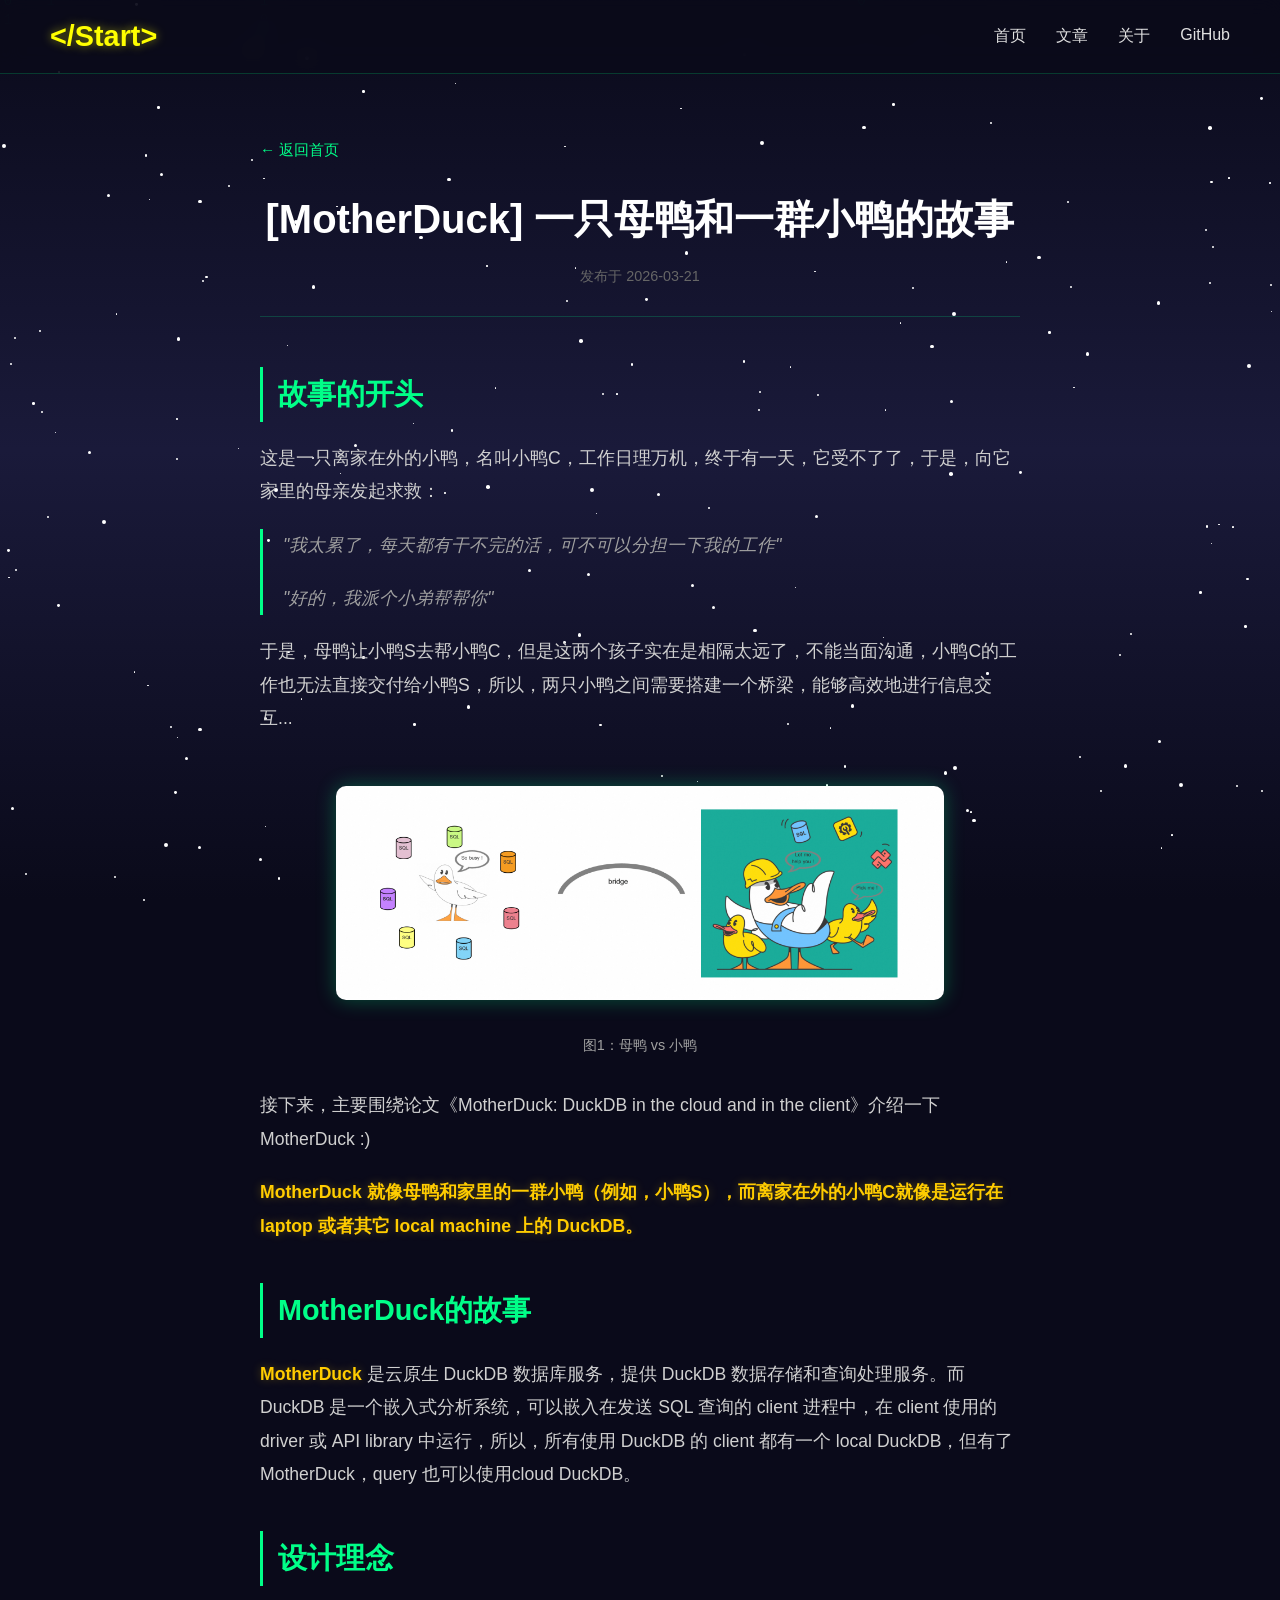
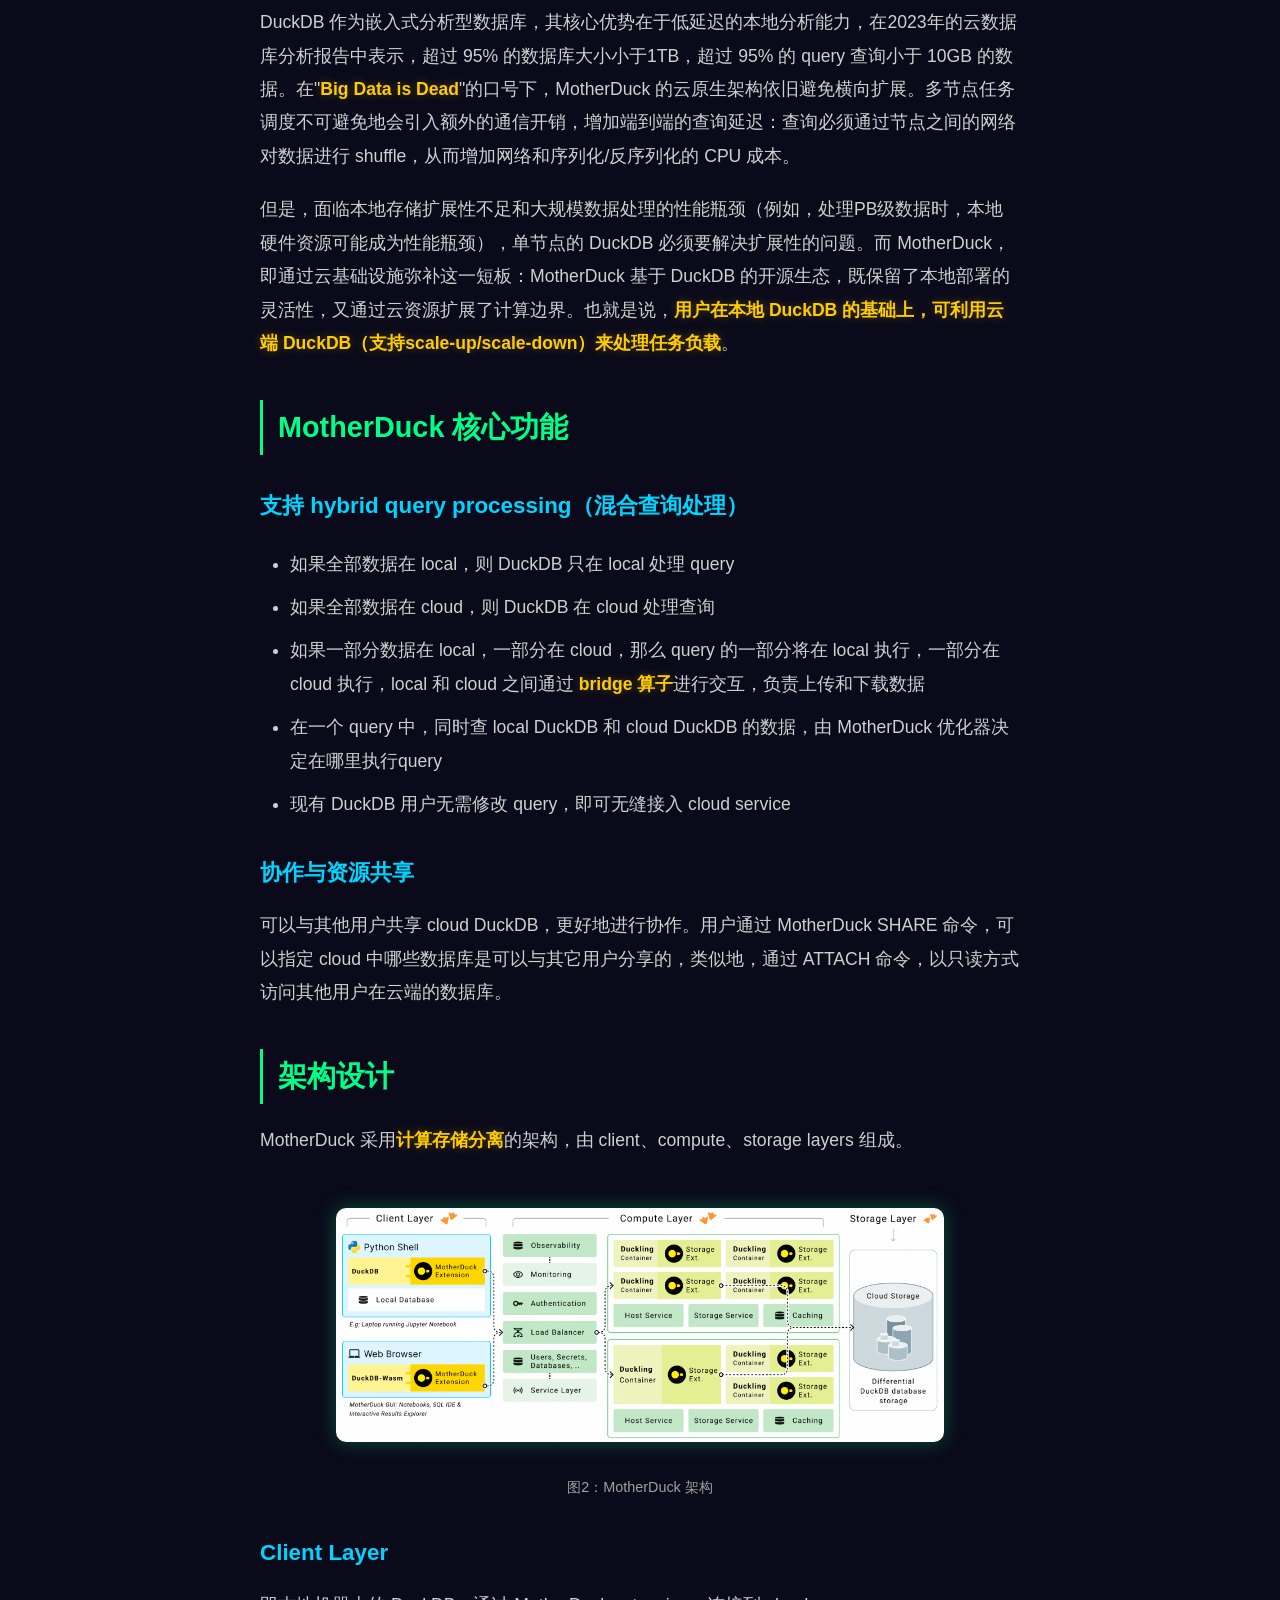
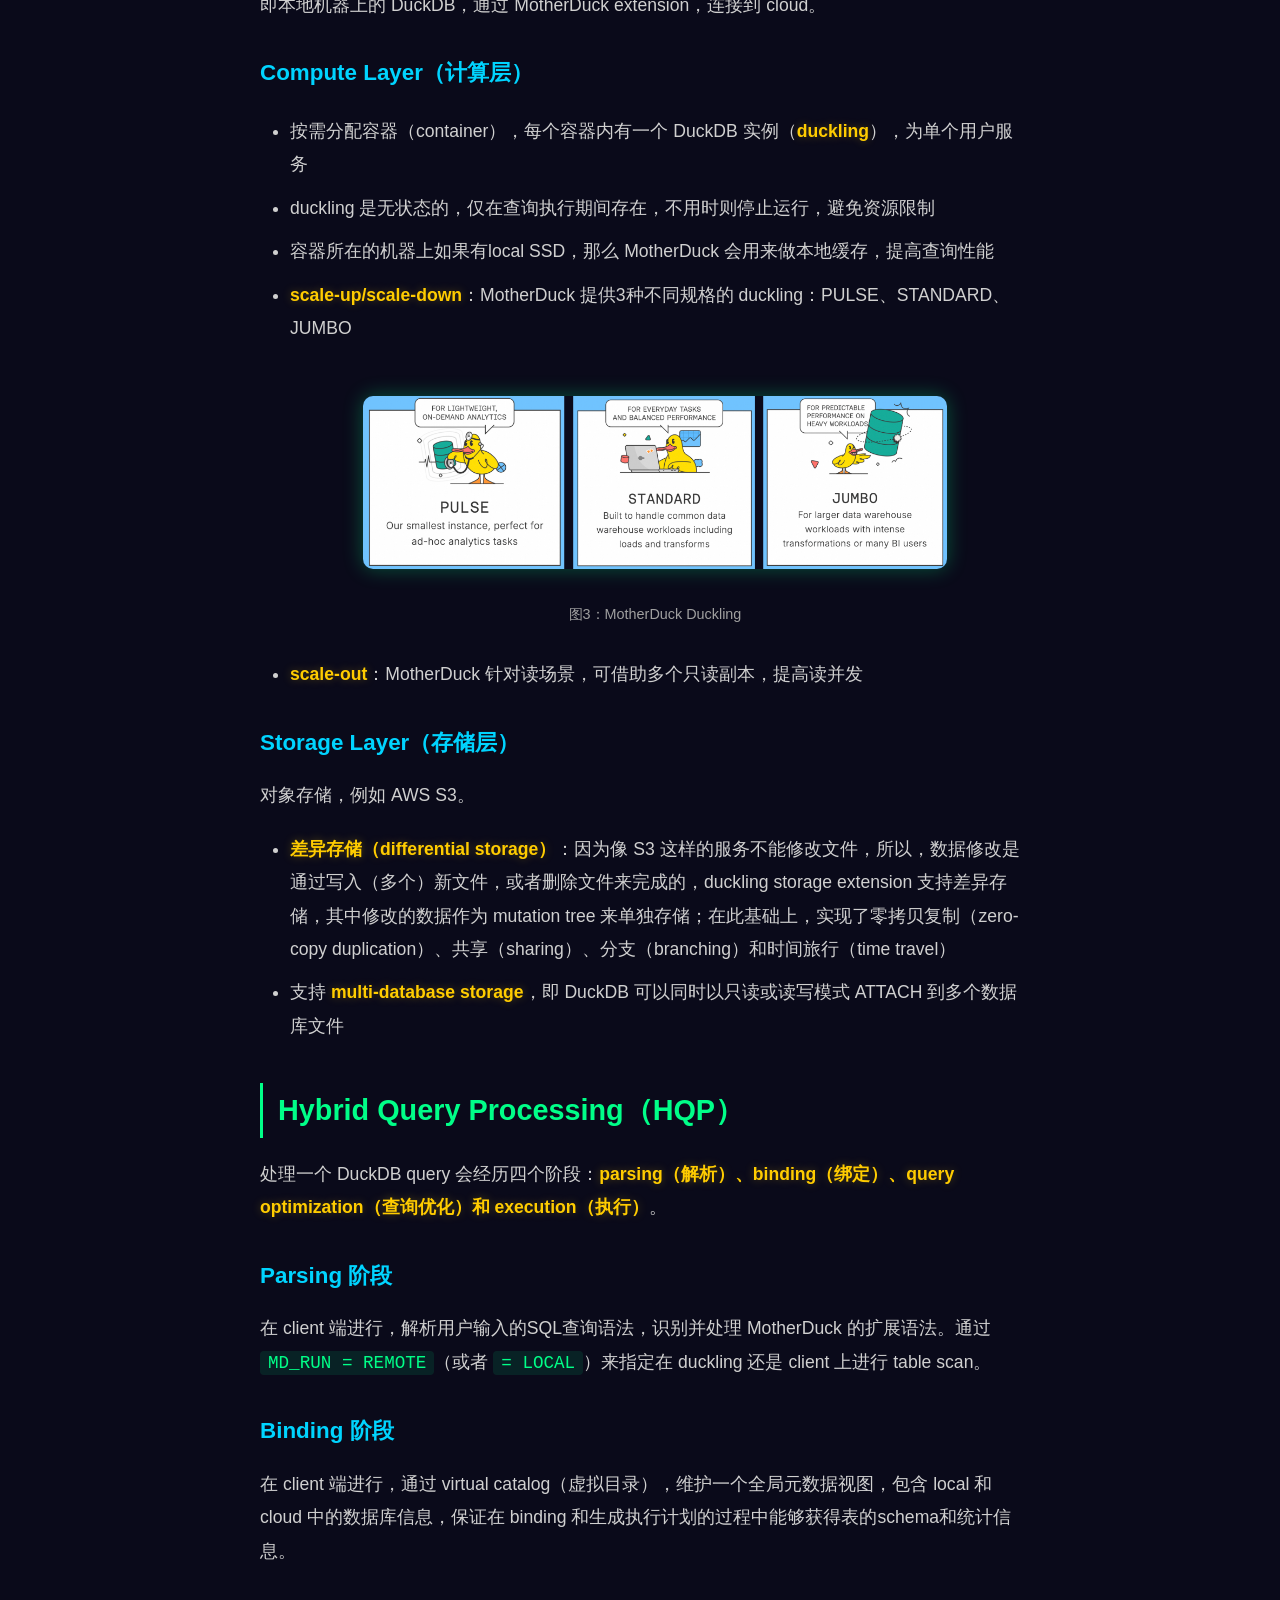
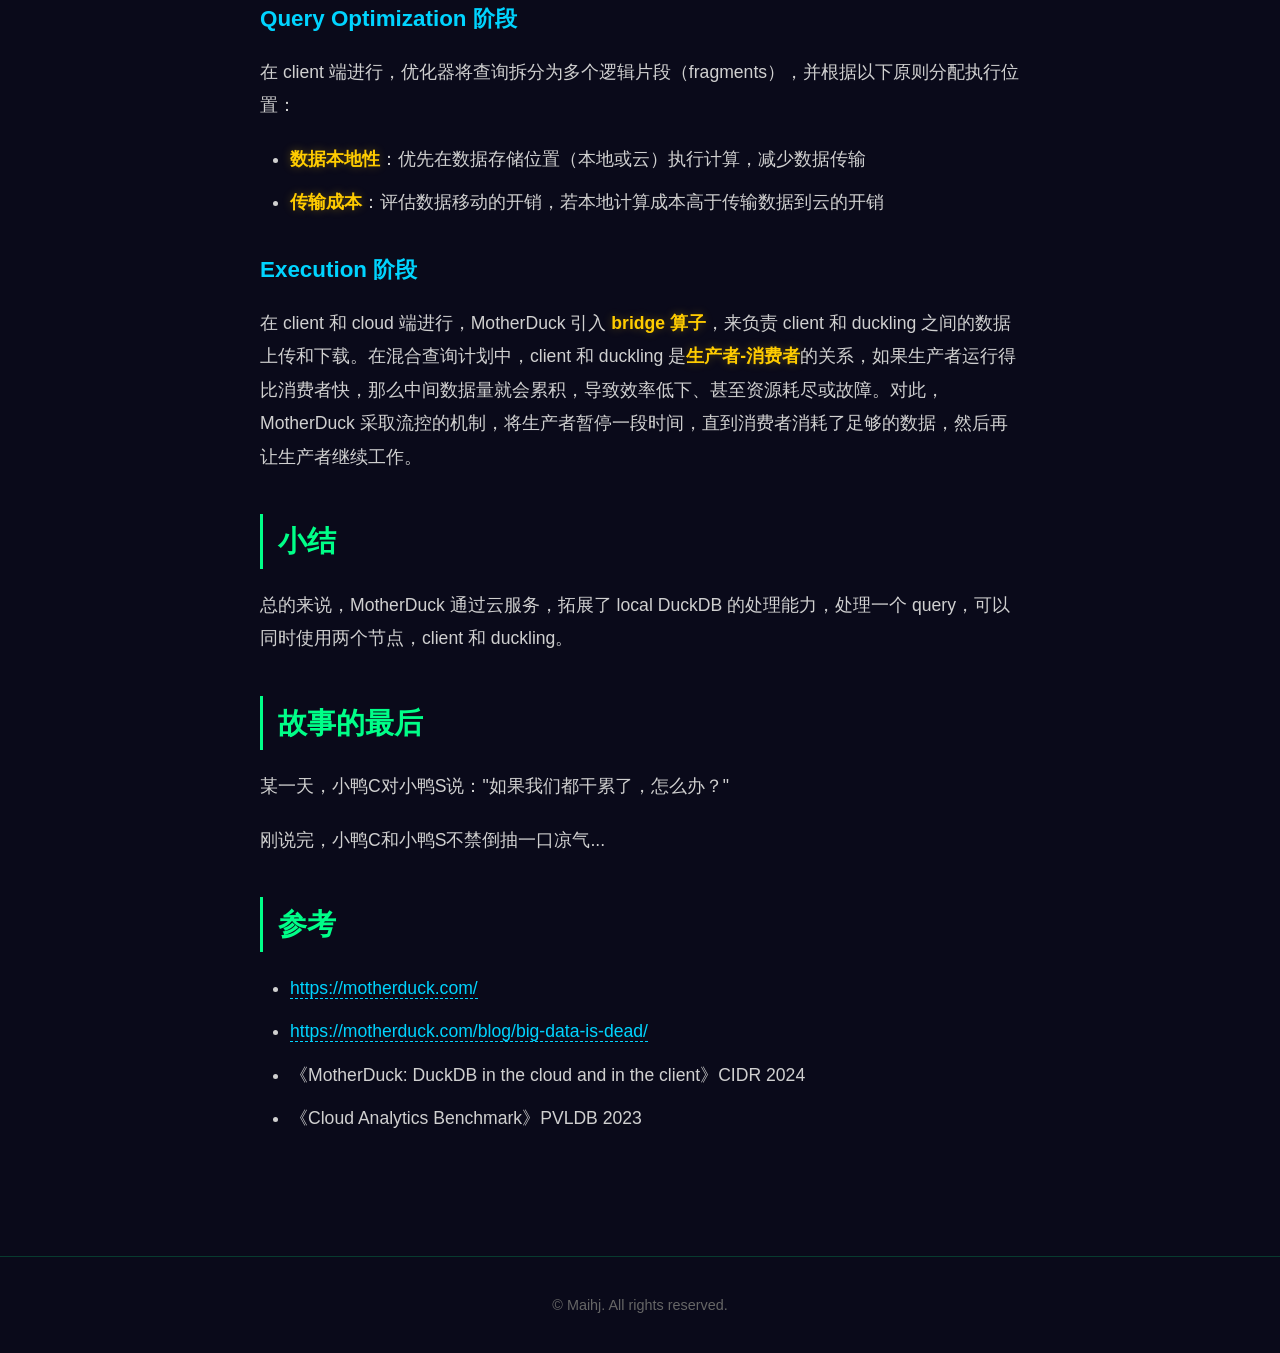
<file: articles/motherduck.html>
<!--
  Copyright (C) 2026 Maihj

  This program is free software: you can redistribute it and/or modify
  it under the terms of the GNU Affero General Public License as published
  by the Free Software Foundation, either version 3 of the License, or
  (at your option) any later version.

  This program is distributed in the hope that it will be useful,
  but WITHOUT ANY WARRANTY; without even the implied warranty of
  MERCHANTABILITY or FITNESS FOR A PARTICULAR PURPOSE. See the
  GNU Affero General Public License for more details.

  You should have received a copy of the GNU Affero General Public License
  along with this program. If not, see <https://www.gnu.org/licenses/>.
-->
<!DOCTYPE html>
<html lang="zh-CN">
<head>
    <meta charset="UTF-8">
    <meta name="viewport" content="width=device-width, initial-scale=1.0">
    <title>MotherDuck：一只母鸭和一群小鸭的故事 | 脑洞一光年</title>
    <meta name="description" content="深入了解MotherDuck：DuckDB的云端协作平台。探索云原生数据分析、Serverless架构和混合查询执行的创新解决方案。">
    <meta name="keywords" content="MotherDuck,DuckDB,云数据库,Serverless,数据分析,OLAP,数据湖">
    <meta name="author" content="Maihj">
    <meta name="robots" content="index, follow">
    <link rel="canonical" href="https://maihj.github.io/articles/motherduck.html">
    <meta property="og:type" content="article">
    <meta property="og:url" content="https://maihj.github.io/articles/motherduck.html">
    <meta property="og:title" content="MotherDuck：一只母鸭和一群小鸭的故事">
    <meta property="og:description" content="深入了解MotherDuck：DuckDB的云端协作平台，探索云原生数据分析">
    <meta name="twitter:card" content="summary_large_image">
    <meta name="twitter:title" content="MotherDuck：一只母鸭和一群小鸭的故事">
    <meta name="twitter:description" content="深入了解MotherDuck：DuckDB的云端协作平台，探索云原生数据分析">
    <link rel="stylesheet" href="../css/style.css">
    <script src="../js/analytics.js"></script>
</head>
<body>
    <div class="starfield"></div>
    <div class="stars" id="stars"></div>
    <div class="binary-rain" id="binary-rain"></div>

    <nav class="navbar">
        <a href="../index.html" class="logo">&lt;/Start&gt;</a>
        <ul class="nav-links">
            <li><a href="../index.html">首页</a></li>
            <li><a href="../index.html#articles">文章</a></li>
            <li><a href="../about.html">关于</a></li>
            <li><a href="https://github.com/maihj" target="_blank">GitHub</a></li>
        </ul>
    </nav>

    <main class="main-content">
        <div class="article-page">
            <a href="../index.html" class="back-btn">← 返回首页</a>
            <header class="article-header">
                <h1>[MotherDuck] 一只母鸭和一群小鸭的故事</h1>
                <p class="article-meta">发布于 2026-03-21</p>
            </header>

            <article class="article-content">
                <h2>故事的开头</h2>
                <p>这是一只离家在外的小鸭，名叫小鸭C，工作日理万机，终于有一天，它受不了了，于是，向它家里的母亲发起求救：</p>
                <blockquote>
                    <p>"我太累了，每天都有干不完的活，可不可以分担一下我的工作"</p>
                    <p>"好的，我派个小弟帮帮你"</p>
                </blockquote>
                <p>于是，母鸭让小鸭S去帮小鸭C，但是这两个孩子实在是相隔太远了，不能当面沟通，小鸭C的工作也无法直接交付给小鸭S，所以，两只小鸭之间需要搭建一个桥梁，能够高效地进行信息交互...</p>

                <div style="text-align: center; margin: 30px 0;">
                    <img src="../images/motherduck/idea.png" alt="idea" style="max-width: 80%; height: auto; border-radius: 10px; box-shadow: 0 0 20px rgba(0, 255, 136, 0.3);">
                    <p style="color: #a0a0a0; font-size: 0.9rem; margin-top: 1px;">图1：母鸭 vs 小鸭</p>
                </div>

                <p>接下来，主要围绕论文《MotherDuck: DuckDB in the cloud and in the client》介绍一下MotherDuck :)</p>
                <p><strong>MotherDuck 就像母鸭和家里的一群小鸭（例如，小鸭S），而离家在外的小鸭C就像是运行在 laptop 或者其它 local machine 上的 DuckDB。</strong></p>

                <h2>MotherDuck的故事</h2>
                <p><strong>MotherDuck</strong> 是云原生 DuckDB 数据库服务，提供 DuckDB 数据存储和查询处理服务。而 DuckDB 是一个嵌入式分析系统，可以嵌入在发送 SQL 查询的 client 进程中，在 client 使用的 driver 或 API library 中运行，所以，所有使用 DuckDB 的 client 都有一个 local DuckDB，但有了 MotherDuck，query 也可以使用cloud DuckDB。</p>

                <h2>设计理念</h2>
                <p>DuckDB 作为嵌入式分析型数据库，其核心优势在于低延迟的本地分析能力，在2023年的云数据库分析报告中表示，超过 95% 的数据库大小小于1TB，超过 95% 的 query 查询小于 10GB 的数据。在"<strong>Big Data is Dead</strong>"的口号下，MotherDuck 的云原生架构依旧避免横向扩展。多节点任务调度不可避免地会引入额外的通信开销，增加端到端的查询延迟：查询必须通过节点之间的网络对数据进行 shuffle，从而增加网络和序列化/反序列化的 CPU 成本。</p>

                <p>但是，面临本地存储扩展性不足和大规模数据处理的性能瓶颈（例如，处理PB级数据时，本地硬件资源可能成为性能瓶颈），单节点的 DuckDB 必须要解决扩展性的问题。而 MotherDuck，即通过云基础设施弥补这一短板：MotherDuck 基于 DuckDB 的开源生态，既保留了本地部署的灵活性，又通过云资源扩展了计算边界。也就是说，<strong>用户在本地 DuckDB 的基础上，可利用云端 DuckDB（支持scale-up/scale-down）来处理任务负载</strong>。</p>

                <h2>MotherDuck 核心功能</h2>

                <h3>支持 hybrid query processing（混合查询处理）</h3>
                <ul>
                    <li>如果全部数据在 local，则 DuckDB 只在 local 处理 query</li>
                    <li>如果全部数据在 cloud，则 DuckDB 在 cloud 处理查询</li>
                    <li>如果一部分数据在 local，一部分在 cloud，那么 query 的一部分将在 local 执行，一部分在 cloud 执行，local 和 cloud 之间通过 <strong>bridge 算子</strong>进行交互，负责上传和下载数据</li>
                    <li>在一个 query 中，同时查 local DuckDB 和 cloud DuckDB 的数据，由 MotherDuck 优化器决定在哪里执行query</li>
                    <li>现有 DuckDB 用户无需修改 query，即可无缝接入 cloud service</li>
                </ul>

                <h3>协作与资源共享</h3>
                <p>可以与其他用户共享 cloud DuckDB，更好地进行协作。用户通过 MotherDuck SHARE 命令，可以指定 cloud 中哪些数据库是可以与其它用户分享的，类似地，通过 ATTACH 命令，以只读方式访问其他用户在云端的数据库。</p>

                <h2>架构设计</h2>
                <p>MotherDuck 采用<strong>计算存储分离</strong>的架构，由 client、compute、storage layers 组成。</p>

                <div style="text-align: center; margin: 30px 0;">
                    <img src="../images/motherduck/infra.png" alt="infra" style="max-width: 80%; height: auto; border-radius: 10px; box-shadow: 0 0 20px rgba(0, 255, 136, 0.3);">
                    <p style="color: #a0a0a0; font-size: 0.9rem; margin-top: 1px;">图2：MotherDuck 架构</p>
                </div>

                <h3>Client Layer</h3>
                <p>即本地机器上的 DuckDB，通过 MotherDuck extension，连接到 cloud。</p>

                <h3>Compute Layer（计算层）</h3>
                <ul>
                    <li>按需分配容器（container），每个容器内有一个 DuckDB 实例（<strong>duckling</strong>），为单个用户服务</li>
                    <li>duckling 是无状态的，仅在查询执行期间存在，不用时则停止运行，避免资源限制</li>
                    <li>容器所在的机器上如果有local SSD，那么 MotherDuck 会用来做本地缓存，提高查询性能</li>
                    <li><strong>scale-up/scale-down</strong>：MotherDuck 提供3种不同规格的 duckling：PULSE、STANDARD、JUMBO</li>

                    <div style="text-align: center; margin: 30px 0;">
                        <img src="../images/motherduck/duckling.png" alt="duckling" style="max-width: 80%; height: auto; border-radius: 10px; box-shadow: 0 0 20px rgba(0, 255, 136, 0.3);">
                        <p style="color: #a0a0a0; font-size: 0.9rem; margin-top: 1px;">图3：MotherDuck Duckling</p>
                    </div>

                    <li><strong>scale-out</strong>：MotherDuck 针对读场景，可借助多个只读副本，提高读并发</li>
                </ul>

                <h3>Storage Layer（存储层）</h3>
                <p>对象存储，例如 AWS S3。</p>
                <ul>
                    <li><strong>差异存储（differential storage）</strong>：因为像 S3 这样的服务不能修改文件，所以，数据修改是通过写入（多个）新文件，或者删除文件来完成的，duckling storage extension 支持差异存储，其中修改的数据作为 mutation tree 来单独存储；在此基础上，实现了零拷贝复制（zero-copy duplication）、共享（sharing）、分支（branching）和时间旅行（time travel）</li>
                    <li>支持 <strong>multi-database storage</strong>，即 DuckDB 可以同时以只读或读写模式 ATTACH 到多个数据库文件</li>
                </ul>

                <h2>Hybrid Query Processing（HQP）</h2>
                <p>处理一个 DuckDB query 会经历四个阶段：<strong>parsing（解析）、binding（绑定）、query optimization（查询优化）和 execution（执行）</strong>。</p>

                <h3>Parsing 阶段</h3>
                <p>在 client 端进行，解析用户输入的SQL查询语法，识别并处理 MotherDuck 的扩展语法。通过 <code>MD_RUN = REMOTE</code>（或者 <code>= LOCAL</code>）来指定在 duckling 还是 client 上进行 table scan。</p>

                <h3>Binding 阶段</h3>
                <p>在 client 端进行，通过 virtual catalog（虚拟目录），维护一个全局元数据视图，包含 local 和 cloud 中的数据库信息，保证在 binding 和生成执行计划的过程中能够获得表的schema和统计信息。</p>

                <h3>Query Optimization 阶段</h3>
                <p>在 client 端进行，优化器将查询拆分为多个逻辑片段（fragments），并根据以下原则分配执行位置：</p>
                <ul>
                    <li><strong>数据本地性</strong>：优先在数据存储位置（本地或云）执行计算，减少数据传输</li>
                    <li><strong>传输成本</strong>：评估数据移动的开销，若本地计算成本高于传输数据到云的开销</li>
                </ul>

                <h3>Execution 阶段</h3>
                <p>在 client 和 cloud 端进行，MotherDuck 引入 <strong>bridge 算子</strong>，来负责 client 和 duckling 之间的数据上传和下载。在混合查询计划中，client 和 duckling 是<strong>生产者-消费者</strong>的关系，如果生产者运行得比消费者快，那么中间数据量就会累积，导致效率低下、甚至资源耗尽或故障。对此，MotherDuck 采取流控的机制，将生产者暂停一段时间，直到消费者消耗了足够的数据，然后再让生产者继续工作。</p>

                <h2>小结</h2>
                <p>总的来说，MotherDuck 通过云服务，拓展了 local DuckDB 的处理能力，处理一个 query，可以同时使用两个节点，client 和 duckling。</p>

                <h2>故事的最后</h2>
                <p>某一天，小鸭C对小鸭S说："如果我们都干累了，怎么办？"</p>
                <p>刚说完，小鸭C和小鸭S不禁倒抽一口凉气...</p>

                <h2>参考</h2>
                <ul>
                    <li><a href="https://motherduck.com/" target="_blank">https://motherduck.com/</a></li>
                    <li><a href="https://motherduck.com/blog/big-data-is-dead/" target="_blank">https://motherduck.com/blog/big-data-is-dead/</a></li>
                    <li>《MotherDuck: DuckDB in the cloud and in the client》CIDR 2024</li>
                    <li>《Cloud Analytics Benchmark》PVLDB 2023</li>
                </ul>
            </article>
        </div>
    </main>

    <footer class="footer">
        <p>&copy; Maihj. All rights reserved.</p>
    </footer>

    <script>
        function createStars() {
            const starsContainer = document.getElementById('stars');
            const starCount = 200;
            for (let i = 0; i < starCount; i++) {
                const star = document.createElement('div');
                star.className = 'star';
                star.style.left = Math.random() * 100 + '%';
                star.style.top = Math.random() * 100 + '%';
                star.style.width = Math.random() * 3 + 1 + 'px';
                star.style.height = star.style.width;
                star.style.setProperty('--duration', (Math.random() * 3 + 2) + 's');
                star.style.animationDelay = Math.random() * 5 + 's';
                starsContainer.appendChild(star);
            }
        }

        function createBinaryRain() {
            const rainContainer = document.getElementById('binary-rain');
            const columnCount = 30;
            for (let i = 0; i < columnCount; i++) {
                const column = document.createElement('div');
                column.className = 'binary-column';
                column.style.left = (i / columnCount * 100) + '%';
                column.style.setProperty('--duration', (Math.random() * 10 + 15) + 's');
                column.style.animationDelay = Math.random() * 15 + 's';
                let binaryString = '';
                const length = Math.floor(Math.random() * 30 + 20);
                for (let j = 0; j < length; j++) {
                    binaryString += Math.random() > 0.5 ? '1' : '0';
                }
                column.textContent = binaryString;
                rainContainer.appendChild(column);
            }
        }

        document.addEventListener('DOMContentLoaded', function() {
            createStars();
            createBinaryRain();
        });
    </script>
</body>
</html>
</file>
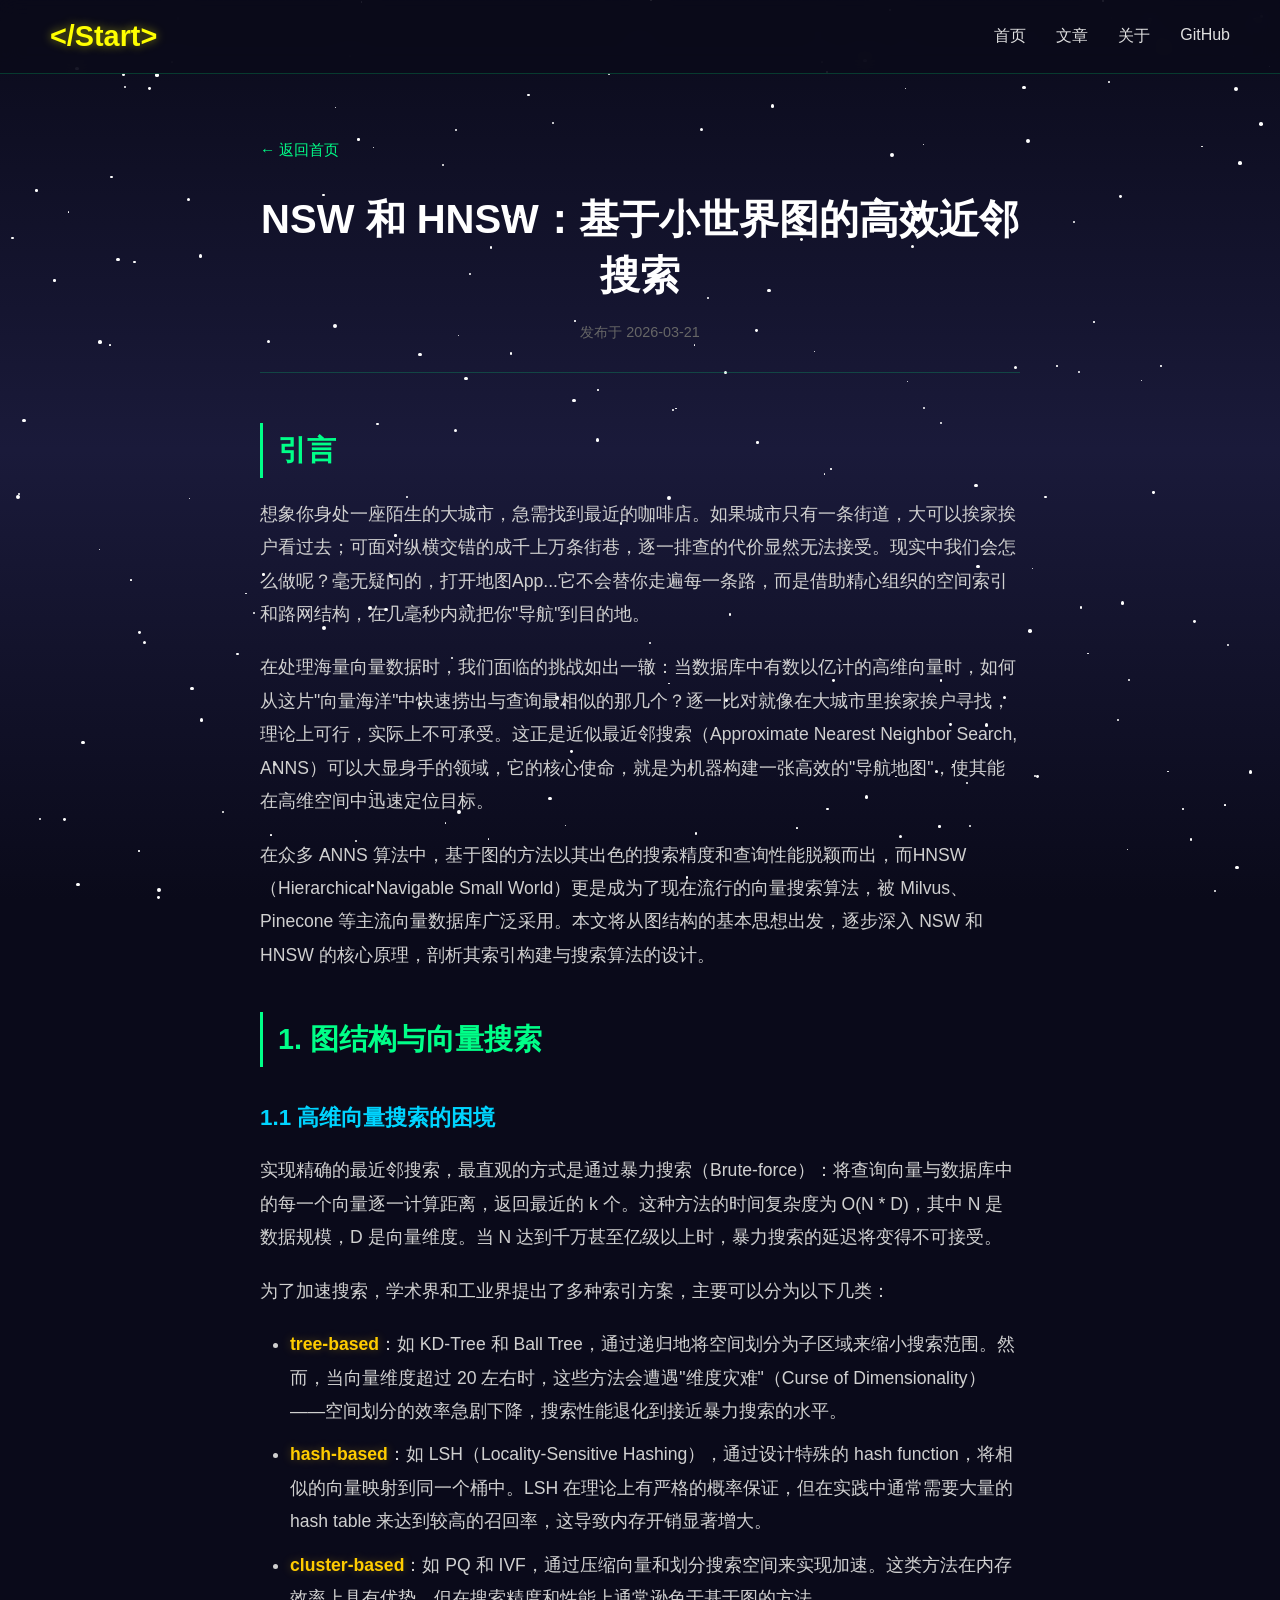
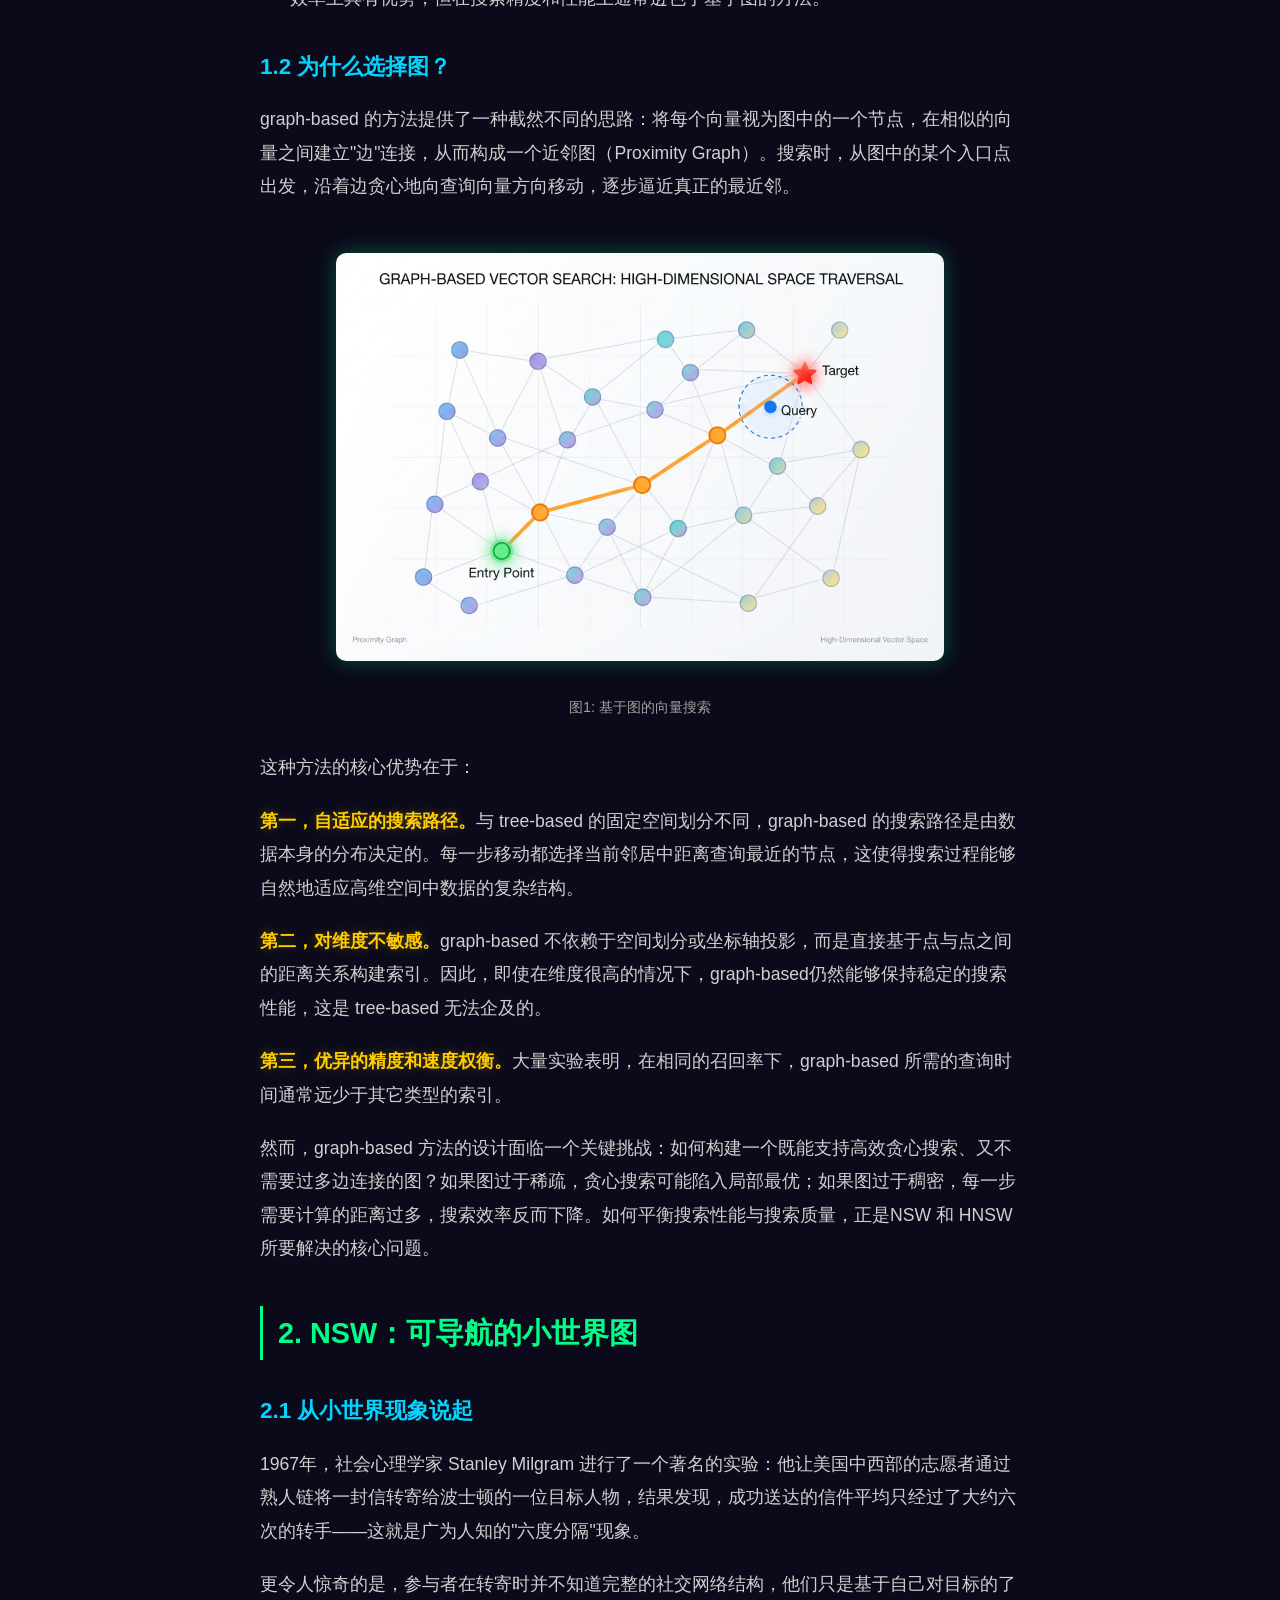
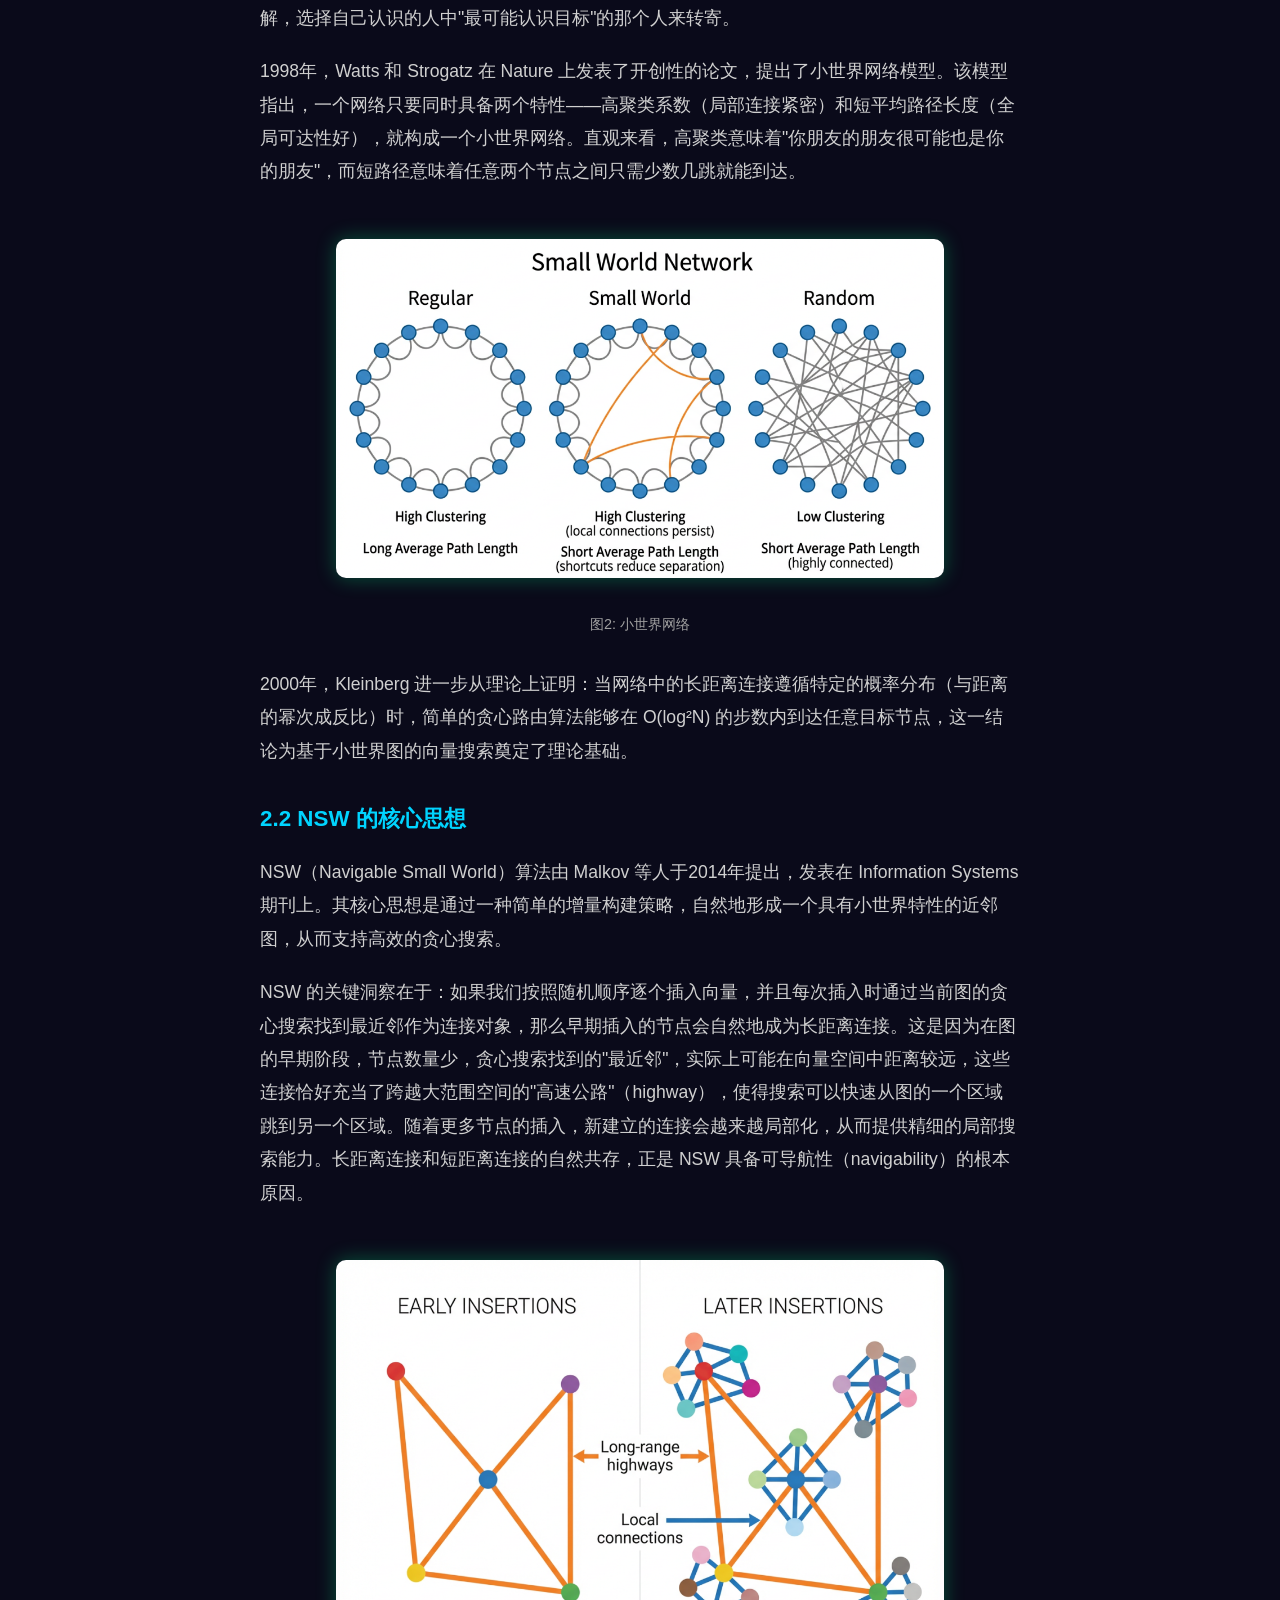
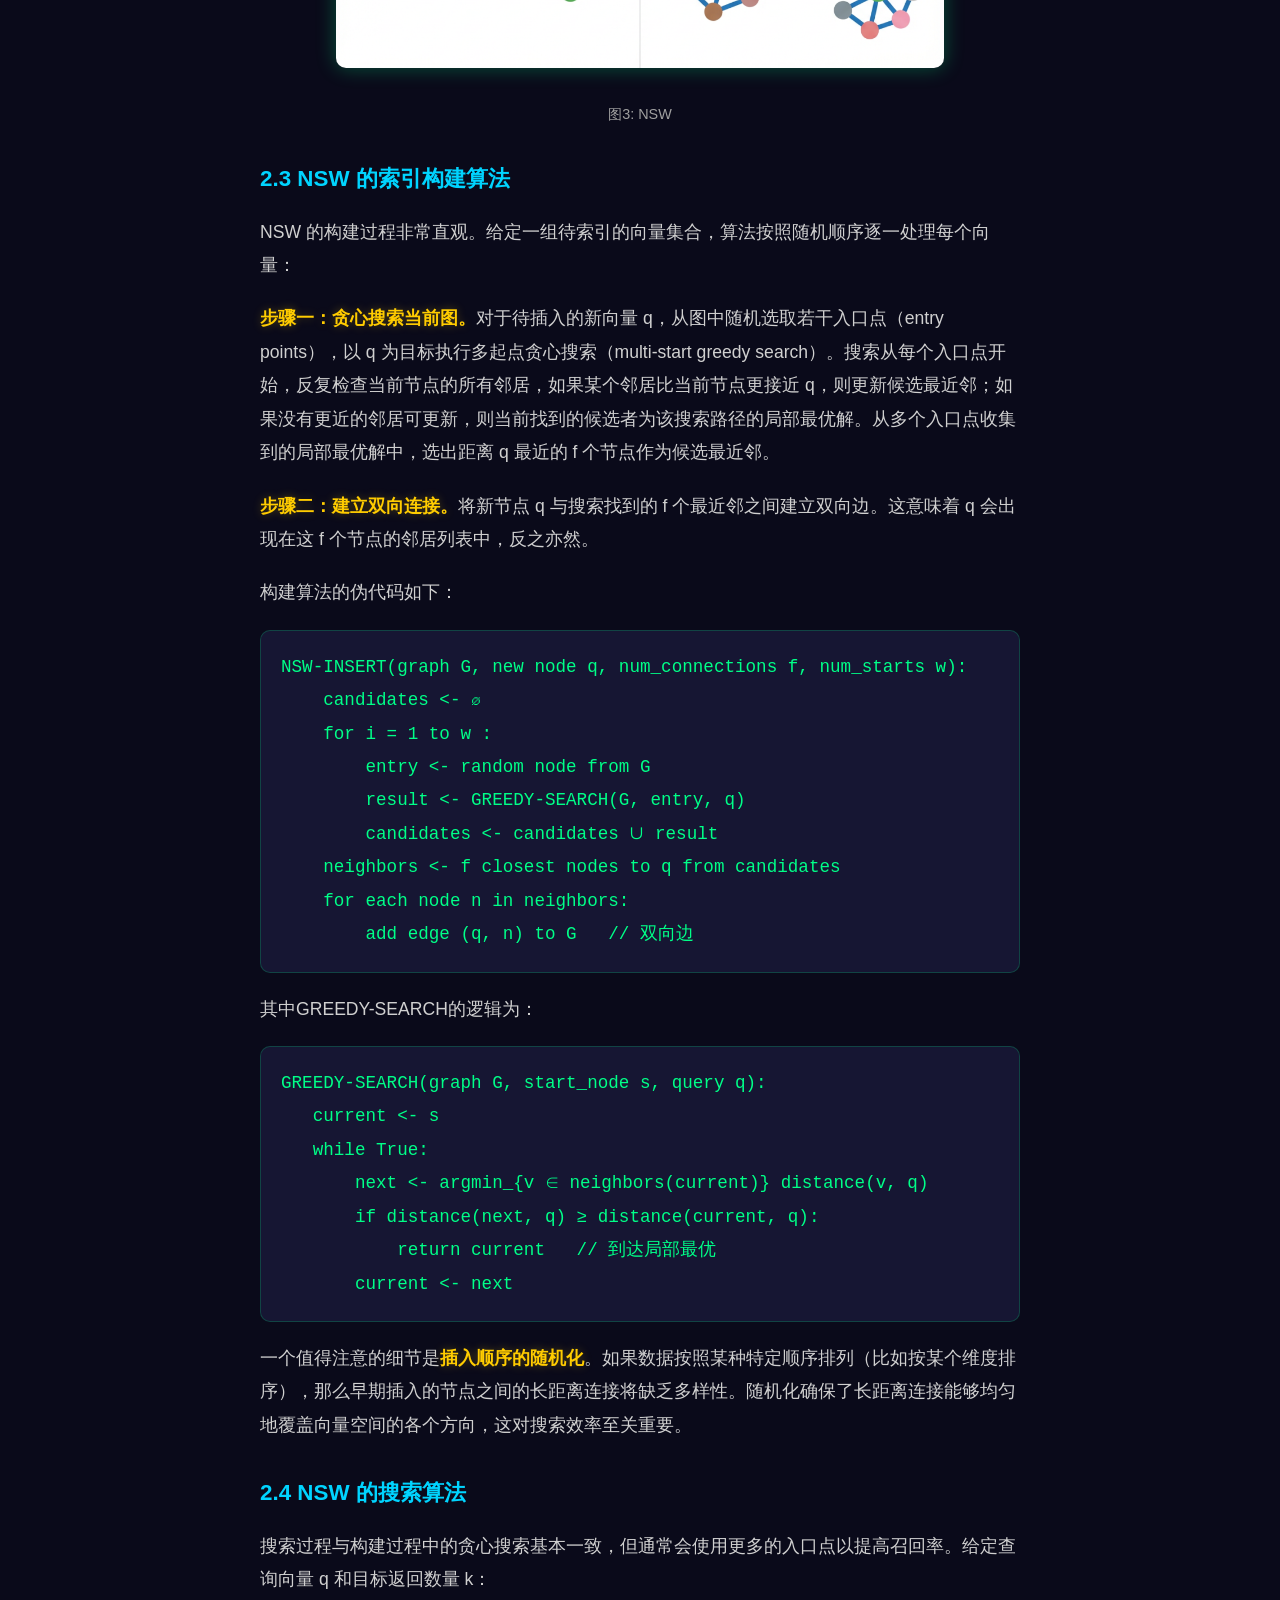
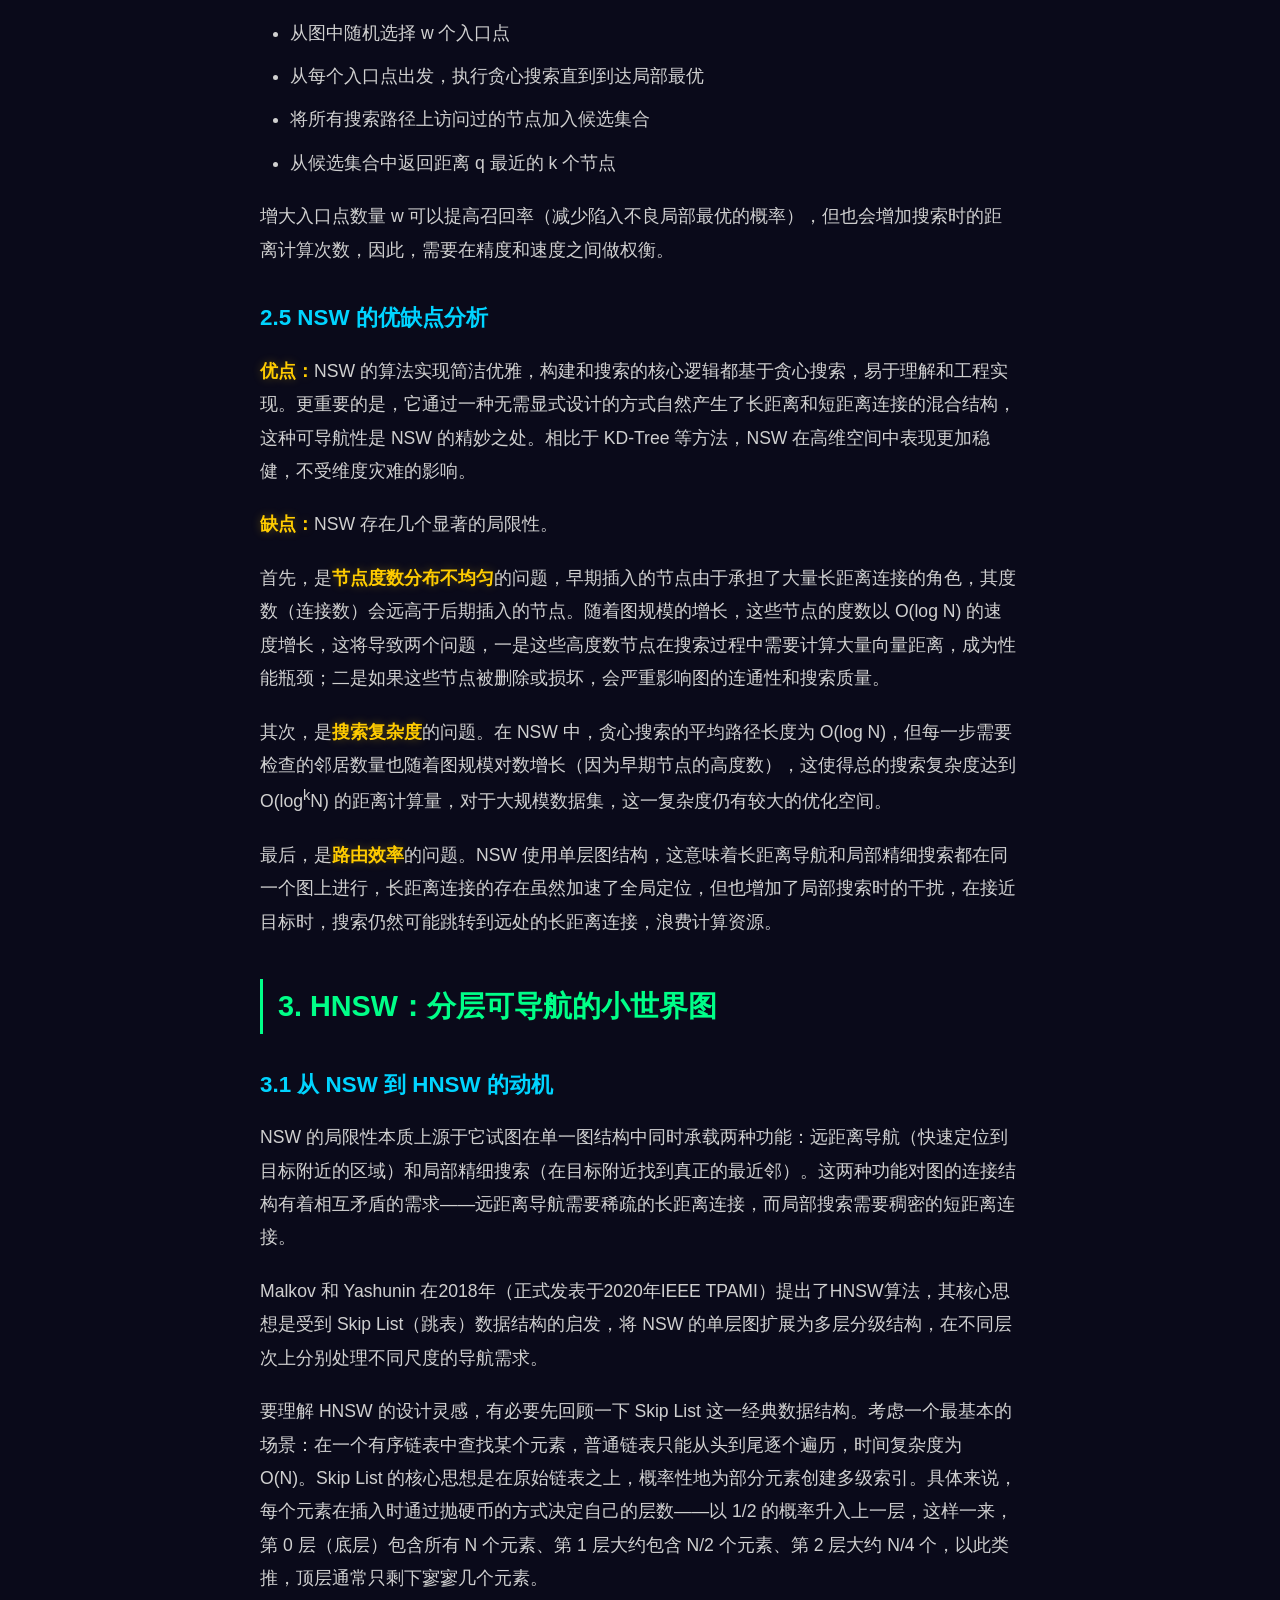
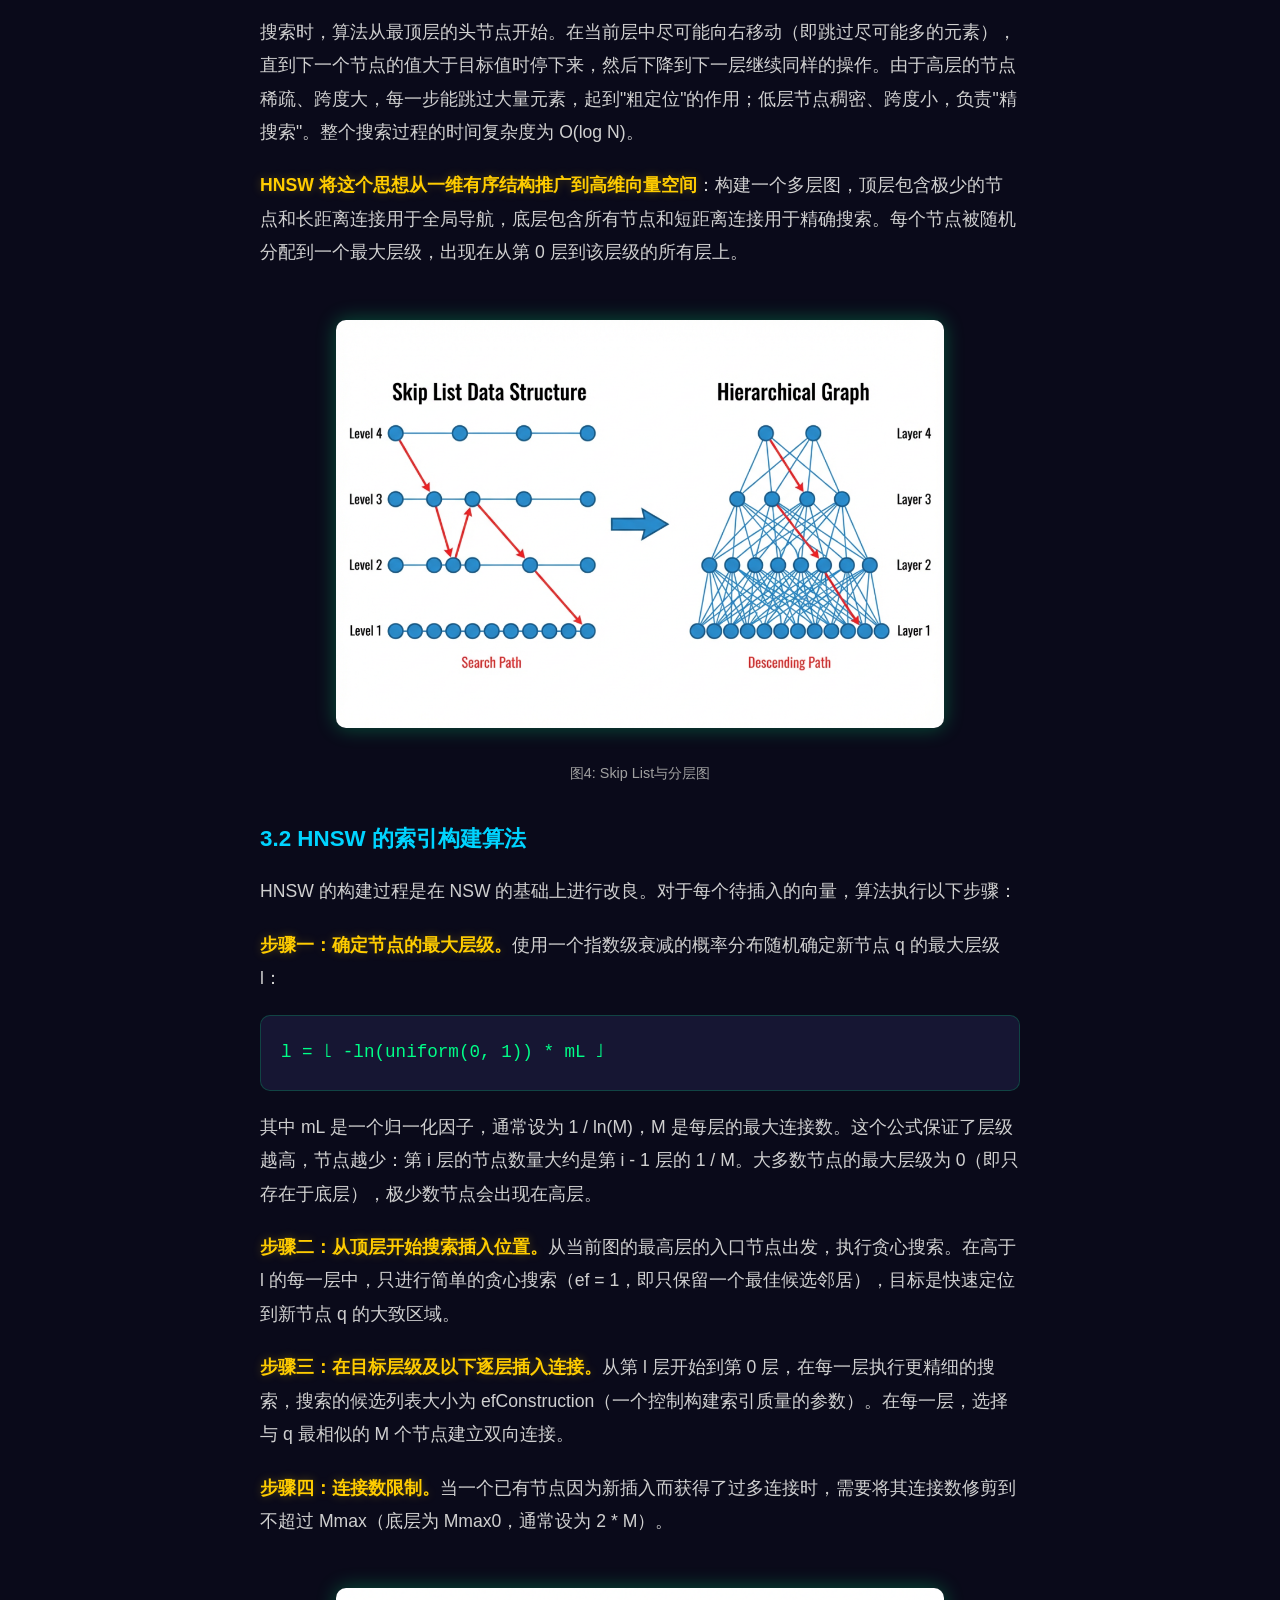
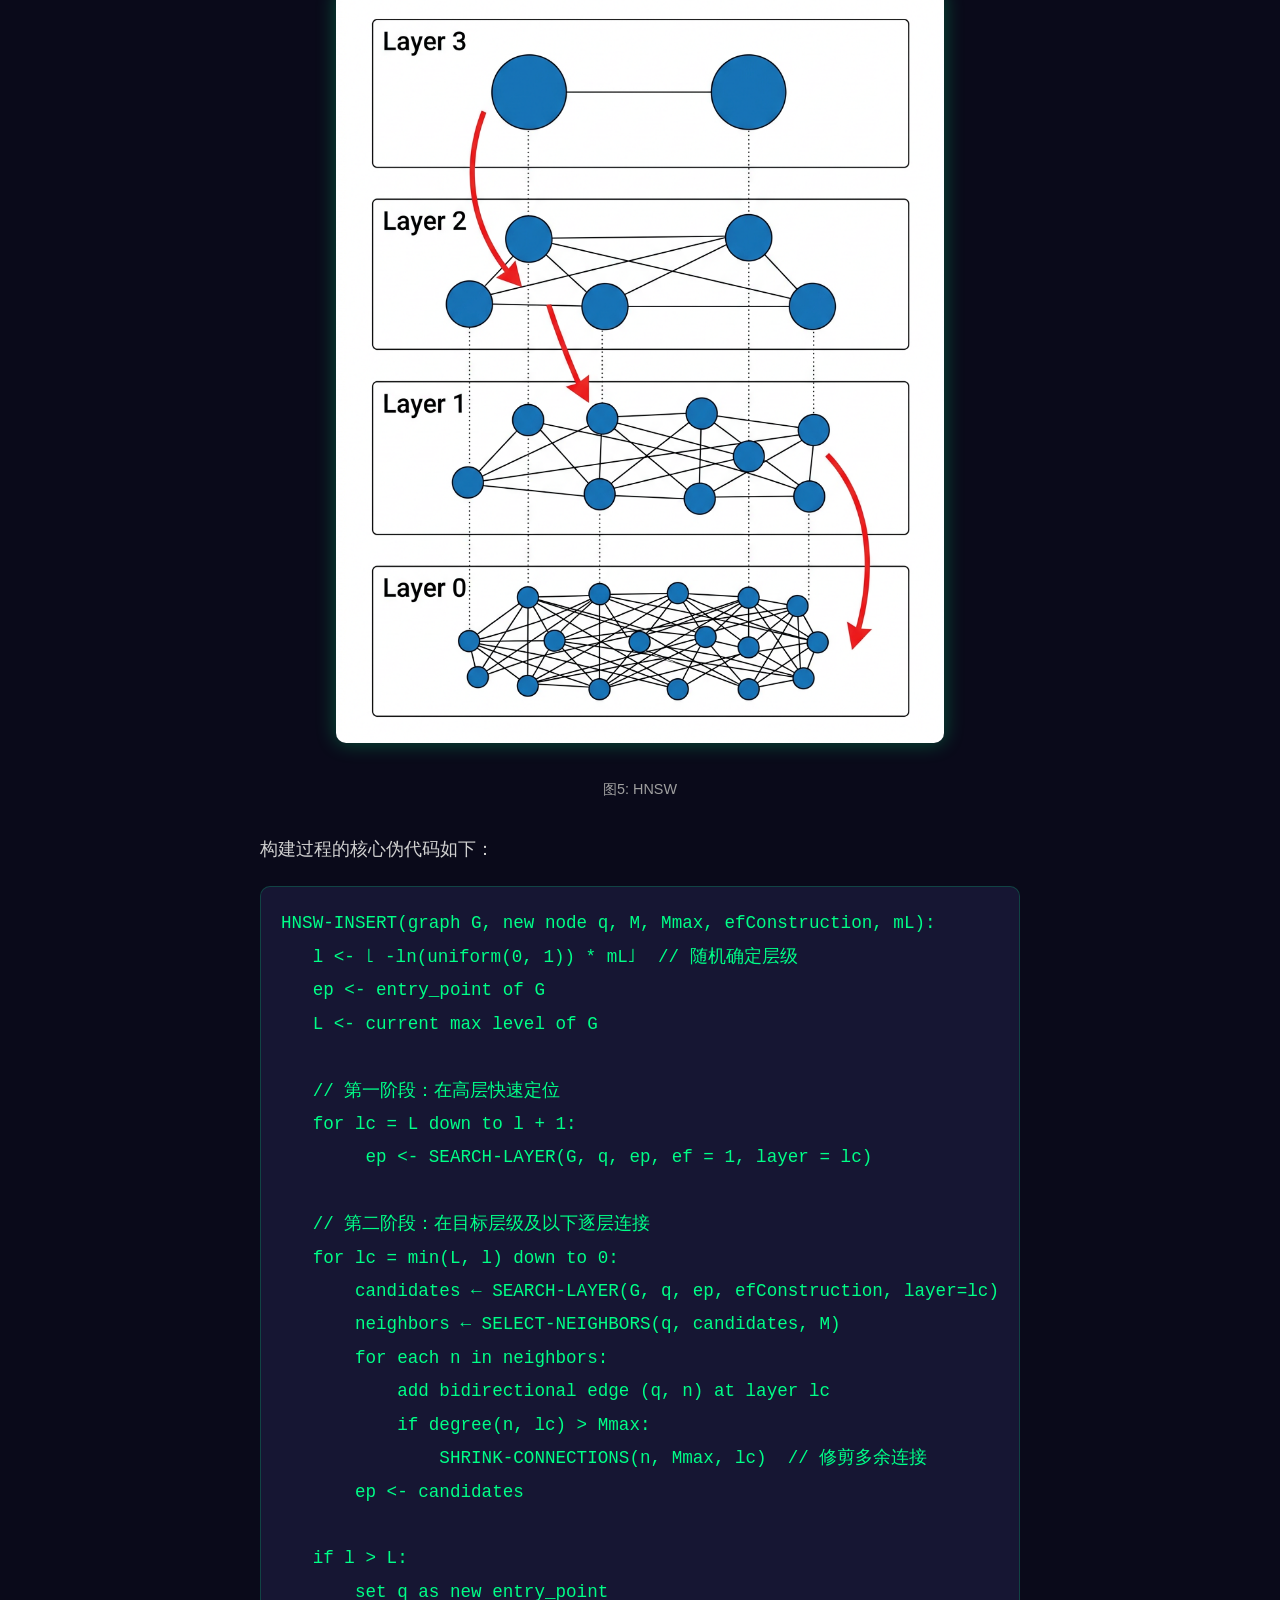
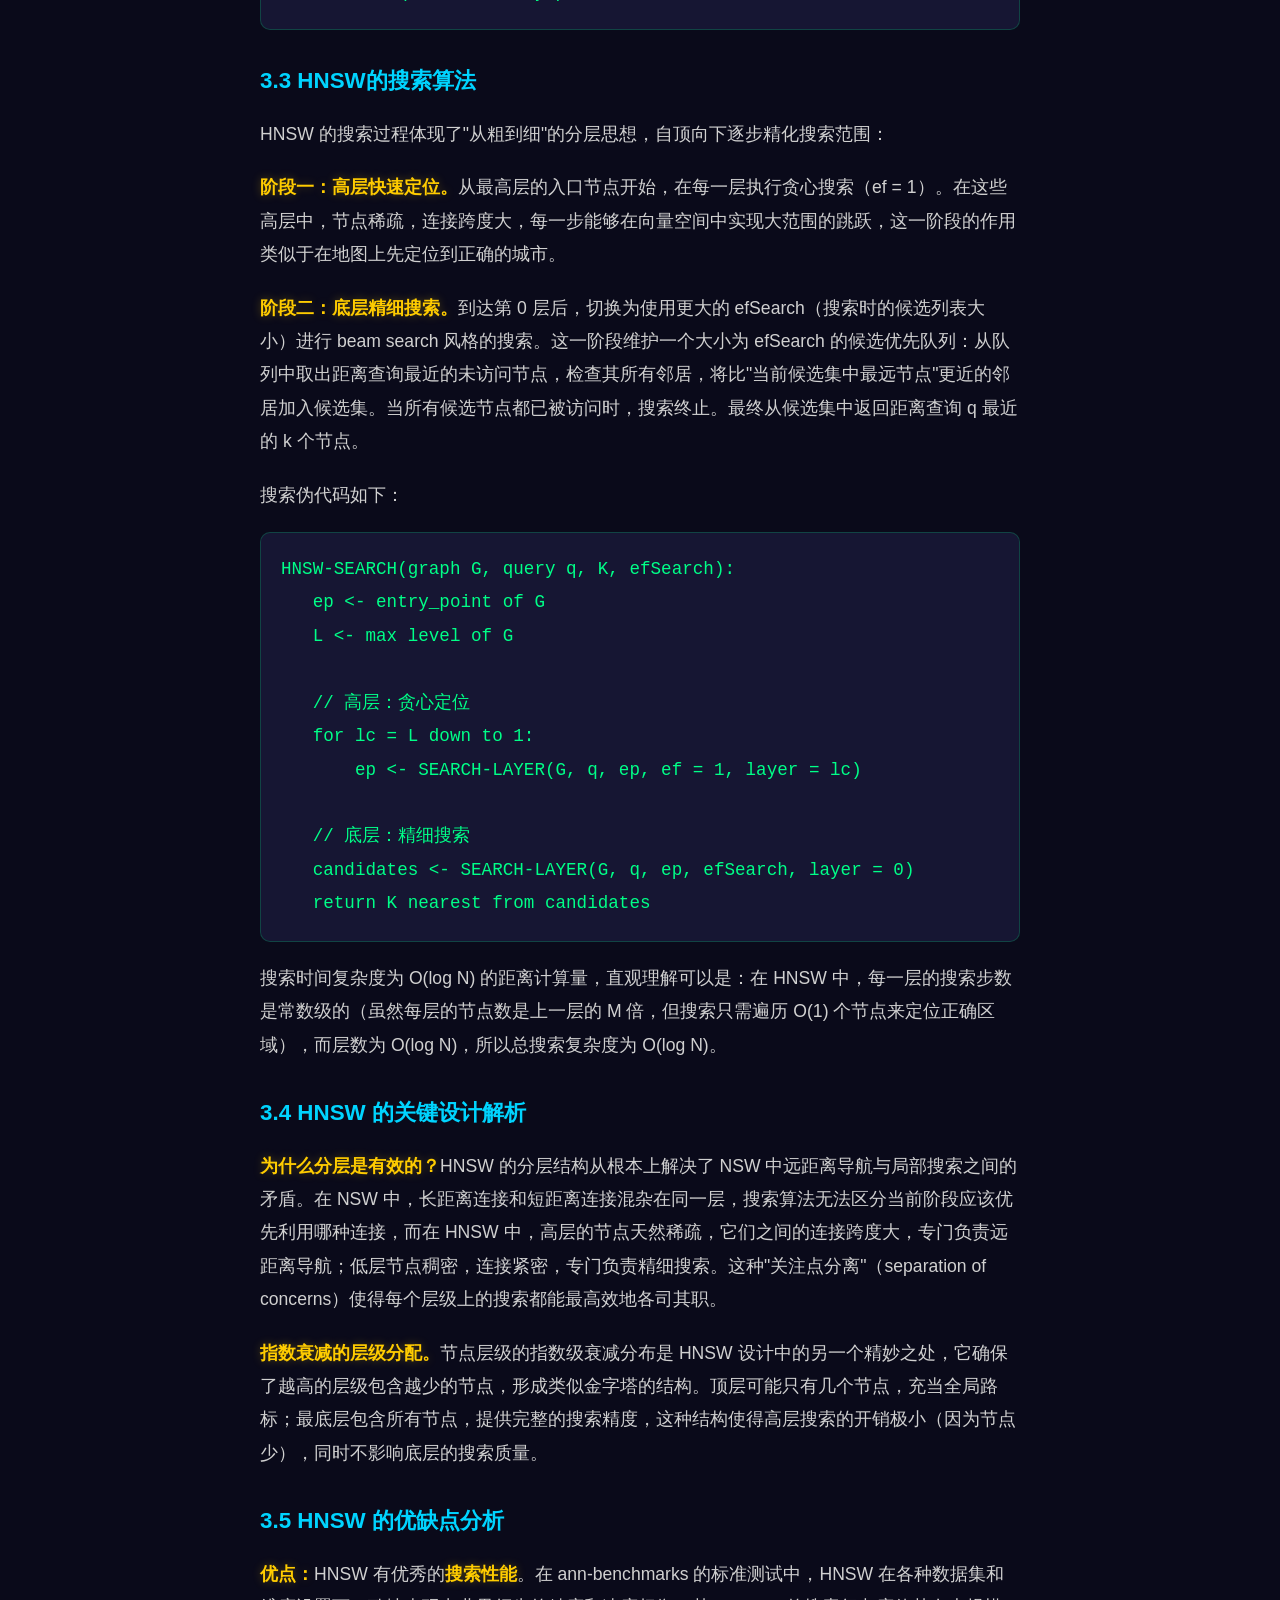
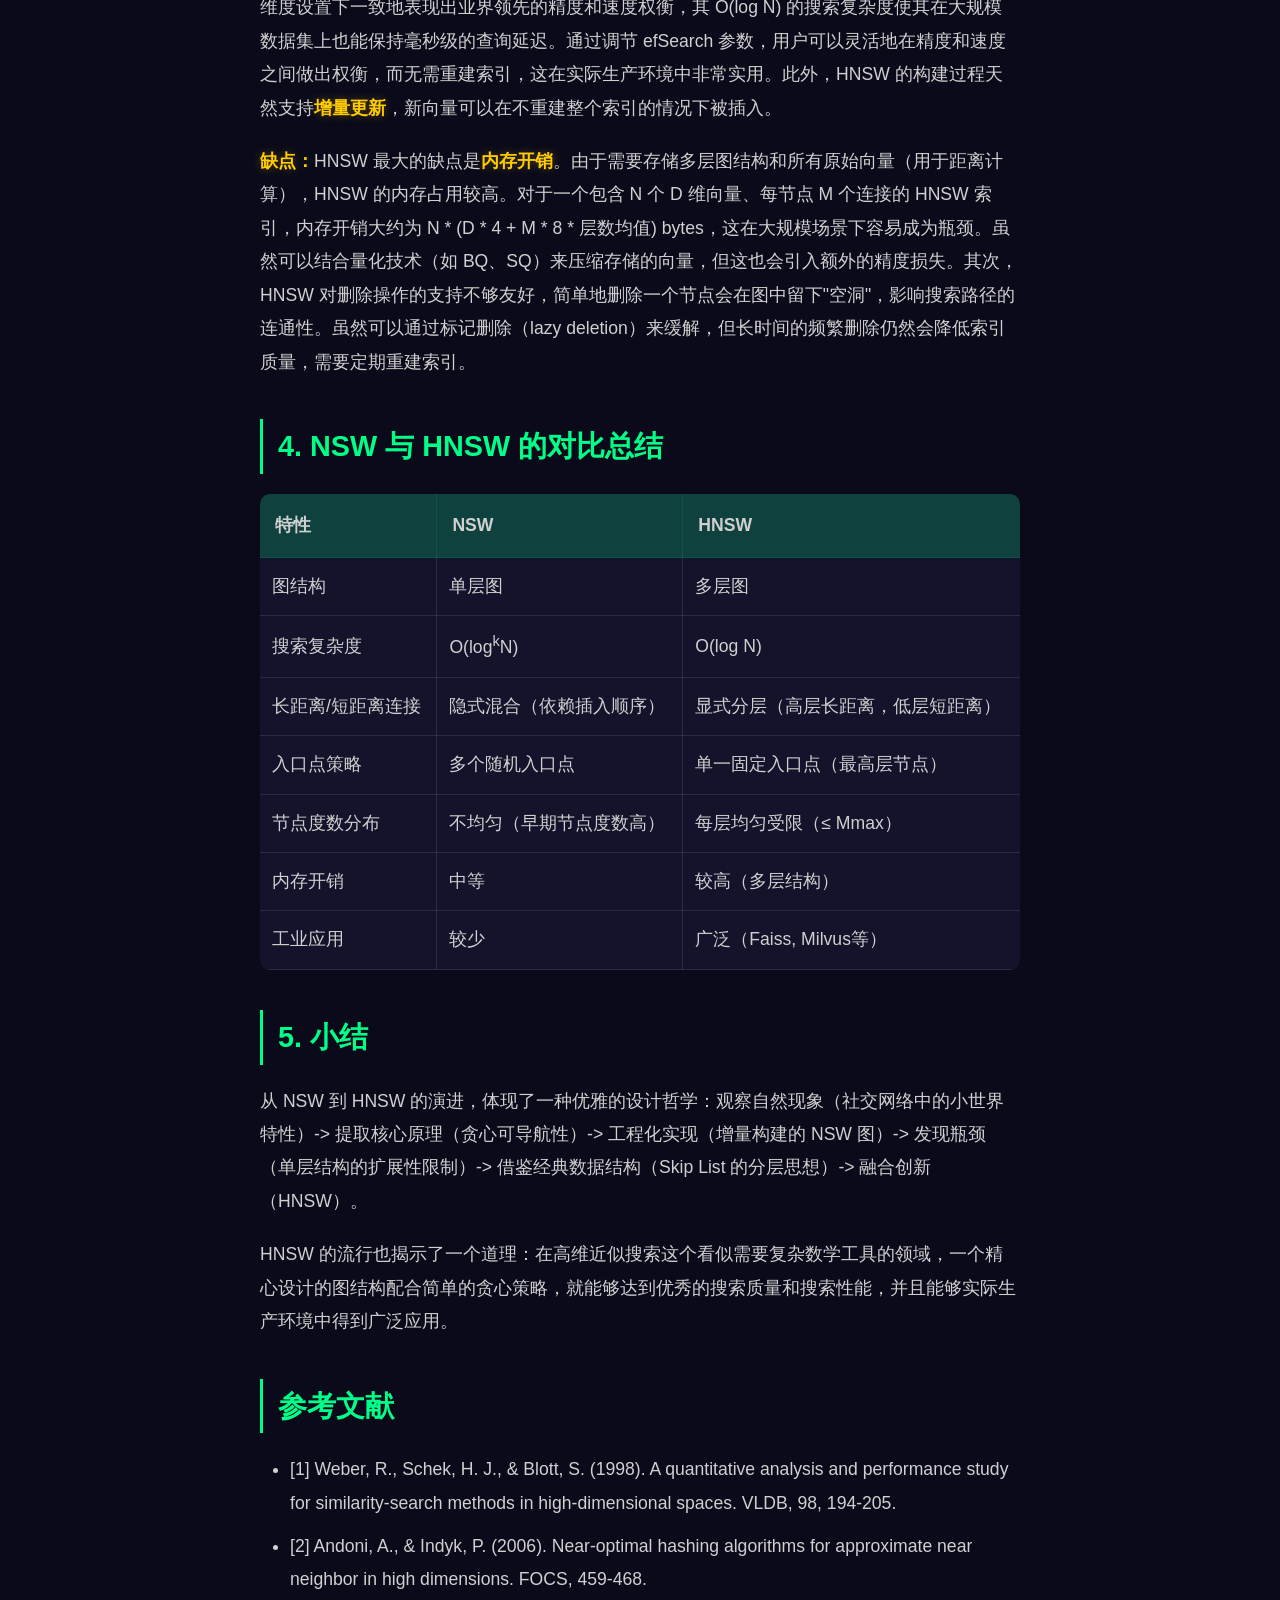
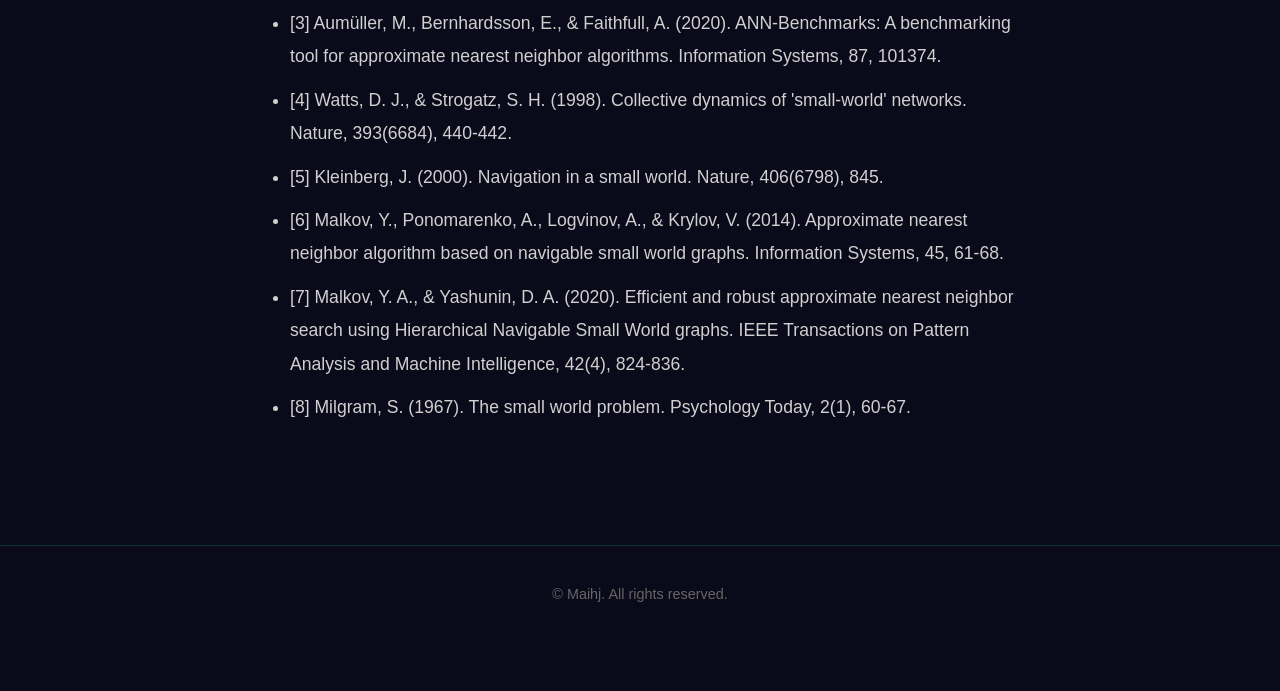
<file: articles/nsw_hnsw.html>
<!--
  Copyright (C) 2026 Maihj

  This program is free software: you can redistribute it and/or modify
  it under the terms of the GNU Affero General Public License as published
  by the Free Software Foundation, either version 3 of the License, or
  (at your option) any later version.

  This program is distributed in the hope that it will be useful,
  but WITHOUT ANY WARRANTY; without even the implied warranty of
  MERCHANTABILITY or FITNESS FOR A PARTICULAR PURPOSE. See the
  GNU Affero General Public License for more details.

  You should have received a copy of the GNU Affero General Public License
  along with this program. If not, see <https://www.gnu.org/licenses/>.
-->
<!DOCTYPE html>
<html lang="zh-CN">
<head>
    <meta charset="UTF-8">
    <meta name="viewport" content="width=device-width, initial-scale=1.0">
    <title>NSW 和 HNSW：基于小世界图的高效近邻搜索 | 脑洞一光年</title>
    <meta name="description" content="深入解析NSW和HNSW算法原理，从小世界网络理论到分层可导航图的向量搜索技术。了解向量数据库中最流行的近邻搜索算法。">
    <meta name="keywords" content="NSW,HNSW,近邻搜索,向量搜索,小世界网络,Skip List,向量数据库,ANN">
    <meta name="author" content="Maihj">
    <meta name="robots" content="index, follow">
    <link rel="canonical" href="https://maihj.github.io/articles/nsw_hnsw.html">
    <meta property="og:type" content="article">
    <meta property="og:url" content="https://maihj.github.io/articles/nsw_hnsw.html">
    <meta property="og:title" content="NSW 和 HNSW：基于小世界图的高效近邻搜索">
    <meta property="og:description" content="深入解析NSW和HNSW算法原理，从小世界网络理论到分层可导航图的向量搜索技术">
    <meta name="twitter:card" content="summary_large_image">
    <meta name="twitter:title" content="NSW 和 HNSW：基于小世界图的高效近邻搜索">
    <meta name="twitter:description" content="深入解析NSW和HNSW算法原理，从小世界网络理论到分层可导航图的向量搜索技术">
    <link rel="stylesheet" href="../css/style.css">
    <script src="../js/analytics.js"></script>
</head>
<body>
    <div class="starfield"></div>
    <div class="stars" id="stars"></div>
    <div class="binary-rain" id="binary-rain"></div>

    <nav class="navbar">
        <a href="../index.html" class="logo">&lt;/Start&gt;</a>
        <ul class="nav-links">
            <li><a href="../index.html">首页</a></li>
            <li><a href="../index.html#articles">文章</a></li>
            <li><a href="../about.html">关于</a></li>
            <li><a href="https://github.com/maihj" target="_blank">GitHub</a></li>
        </ul>
    </nav>

    <main class="main-content">
        <div class="article-page">
            <a href="../index.html" class="back-btn">← 返回首页</a>
            <header class="article-header">
                <h1>NSW 和 HNSW：基于小世界图的高效近邻搜索</h1>
                <p class="article-meta">发布于 2026-03-21</p>
            </header>

            <article class="article-content">
                <h2>引言</h2>
                <p>想象你身处一座陌生的大城市，急需找到最近的咖啡店。如果城市只有一条街道，大可以挨家挨户看过去；可面对纵横交错的成千上万条街巷，逐一排查的代价显然无法接受。现实中我们会怎么做呢？毫无疑问的，打开地图App...它不会替你走遍每一条路，而是借助精心组织的空间索引和路网结构，在几毫秒内就把你"导航"到目的地。</p>

                <p>在处理海量向量数据时，我们面临的挑战如出一辙：当数据库中有数以亿计的高维向量时，如何从这片"向量海洋"中快速捞出与查询最相似的那几个？逐一比对就像在大城市里挨家挨户寻找，理论上可行，实际上不可承受。这正是近似最近邻搜索（Approximate Nearest Neighbor Search, ANNS）可以大显身手的领域，它的核心使命，就是为机器构建一张高效的"导航地图"，使其能在高维空间中迅速定位目标。</p>

                <p>在众多 ANNS 算法中，基于图的方法以其出色的搜索精度和查询性能脱颖而出，而HNSW（Hierarchical Navigable Small World）更是成为了现在流行的向量搜索算法，被 Milvus、Pinecone 等主流向量数据库广泛采用。本文将从图结构的基本思想出发，逐步深入 NSW 和 HNSW 的核心原理，剖析其索引构建与搜索算法的设计。</p>

                <h2>1. 图结构与向量搜索</h2>

                <h3>1.1 高维向量搜索的困境</h3>
                <p>实现精确的最近邻搜索，最直观的方式是通过暴力搜索（Brute-force）：将查询向量与数据库中的每一个向量逐一计算距离，返回最近的 k 个。这种方法的时间复杂度为 O(N * D)，其中 N 是数据规模，D 是向量维度。当 N 达到千万甚至亿级以上时，暴力搜索的延迟将变得不可接受。</p>

                <p>为了加速搜索，学术界和工业界提出了多种索引方案，主要可以分为以下几类：</p>
                <ul>
                    <li><strong>tree-based</strong>：如 KD-Tree 和 Ball Tree，通过递归地将空间划分为子区域来缩小搜索范围。然而，当向量维度超过 20 左右时，这些方法会遭遇"维度灾难"（Curse of Dimensionality）——空间划分的效率急剧下降，搜索性能退化到接近暴力搜索的水平。</li>
                    <li><strong>hash-based</strong>：如 LSH（Locality-Sensitive Hashing），通过设计特殊的 hash function，将相似的向量映射到同一个桶中。LSH 在理论上有严格的概率保证，但在实践中通常需要大量的 hash table 来达到较高的召回率，这导致内存开销显著增大。</li>
                    <li><strong>cluster-based</strong>：如 PQ 和 IVF，通过压缩向量和划分搜索空间来实现加速。这类方法在内存效率上具有优势，但在搜索精度和性能上通常逊色于基于图的方法。</li>
                </ul>

                <h3>1.2 为什么选择图？</h3>
                <p>graph-based 的方法提供了一种截然不同的思路：将每个向量视为图中的一个节点，在相似的向量之间建立"边"连接，从而构成一个近邻图（Proximity Graph）。搜索时，从图中的某个入口点出发，沿着边贪心地向查询向量方向移动，逐步逼近真正的最近邻。</p>

                <div style="text-align: center; margin: 30px 0;">
                    <img src="../images/nsw_hnsw/graph-vector-search.png" alt="graph-vector-search" style="max-width: 80%; height: auto; border-radius: 10px; box-shadow: 0 0 20px rgba(0, 255, 136, 0.3);">
                    <p style="color: #a0a0a0; font-size: 0.9rem; margin-top: 1px;">图1: 基于图的向量搜索</p>
                </div>

                <p>这种方法的核心优势在于：</p>
                <p><strong>第一，自适应的搜索路径。</strong>与 tree-based 的固定空间划分不同，graph-based 的搜索路径是由数据本身的分布决定的。每一步移动都选择当前邻居中距离查询最近的节点，这使得搜索过程能够自然地适应高维空间中数据的复杂结构。</p>

                <p><strong>第二，对维度不敏感。</strong>graph-based 不依赖于空间划分或坐标轴投影，而是直接基于点与点之间的距离关系构建索引。因此，即使在维度很高的情况下，graph-based仍然能够保持稳定的搜索性能，这是 tree-based 无法企及的。</p>

                <p><strong>第三，优异的精度和速度权衡。</strong>大量实验表明，在相同的召回率下，graph-based 所需的查询时间通常远少于其它类型的索引。</p>

                <p>然而，graph-based 方法的设计面临一个关键挑战：如何构建一个既能支持高效贪心搜索、又不需要过多边连接的图？如果图过于稀疏，贪心搜索可能陷入局部最优；如果图过于稠密，每一步需要计算的距离过多，搜索效率反而下降。如何平衡搜索性能与搜索质量，正是NSW 和 HNSW 所要解决的核心问题。</p>

                <h2>2. NSW：可导航的小世界图</h2>

                <h3>2.1 从小世界现象说起</h3>
                <p>1967年，社会心理学家 Stanley Milgram 进行了一个著名的实验：他让美国中西部的志愿者通过熟人链将一封信转寄给波士顿的一位目标人物，结果发现，成功送达的信件平均只经过了大约六次的转手——这就是广为人知的"六度分隔"现象。</p>

                <p>更令人惊奇的是，参与者在转寄时并不知道完整的社交网络结构，他们只是基于自己对目标的了解，选择自己认识的人中"最可能认识目标"的那个人来转寄。</p>

                <p>1998年，Watts 和 Strogatz 在 Nature 上发表了开创性的论文，提出了小世界网络模型。该模型指出，一个网络只要同时具备两个特性——高聚类系数（局部连接紧密）和短平均路径长度（全局可达性好），就构成一个小世界网络。直观来看，高聚类意味着"你朋友的朋友很可能也是你的朋友"，而短路径意味着任意两个节点之间只需少数几跳就能到达。</p>

                <div style="text-align: center; margin: 30px 0;">
                    <img src="../images/nsw_hnsw/small-world-network.png" alt="小世界网络" style="max-width: 80%; height: auto; border-radius: 10px; box-shadow: 0 0 20px rgba(0, 255, 136, 0.3);">
                    <p style="color: #a0a0a0; font-size: 0.9rem; margin-top: 1px;">图2: 小世界网络</p>
                </div>

                <p>2000年，Kleinberg 进一步从理论上证明：当网络中的长距离连接遵循特定的概率分布（与距离的幂次成反比）时，简单的贪心路由算法能够在 O(log²N) 的步数内到达任意目标节点，这一结论为基于小世界图的向量搜索奠定了理论基础。</p>

                <h3>2.2 NSW 的核心思想</h3>
                <p>NSW（Navigable Small World）算法由 Malkov 等人于2014年提出，发表在 Information Systems 期刊上。其核心思想是通过一种简单的增量构建策略，自然地形成一个具有小世界特性的近邻图，从而支持高效的贪心搜索。</p>

                <p>NSW 的关键洞察在于：如果我们按照随机顺序逐个插入向量，并且每次插入时通过当前图的贪心搜索找到最近邻作为连接对象，那么早期插入的节点会自然地成为长距离连接。这是因为在图的早期阶段，节点数量少，贪心搜索找到的"最近邻"，实际上可能在向量空间中距离较远，这些连接恰好充当了跨越大范围空间的"高速公路"（highway），使得搜索可以快速从图的一个区域跳到另一个区域。随着更多节点的插入，新建立的连接会越来越局部化，从而提供精细的局部搜索能力。长距离连接和短距离连接的自然共存，正是 NSW 具备可导航性（navigability）的根本原因。</p>

                <div style="text-align: center; margin: 30px 0;">
                    <img src="../images/nsw_hnsw/NSW.png" alt="NSW" style="max-width: 80%; height: auto; border-radius: 10px; box-shadow: 0 0 20px rgba(0, 255, 136, 0.3);">
                    <p style="color: #a0a0a0; font-size: 0.9rem; margin-top: 1px;">图3: NSW</p>
                </div>

                <h3>2.3 NSW 的索引构建算法</h3>
                <p>NSW 的构建过程非常直观。给定一组待索引的向量集合，算法按照随机顺序逐一处理每个向量：</p>

                <p><strong>步骤一：贪心搜索当前图。</strong>对于待插入的新向量 q，从图中随机选取若干入口点（entry points），以 q 为目标执行多起点贪心搜索（multi-start greedy search）。搜索从每个入口点开始，反复检查当前节点的所有邻居，如果某个邻居比当前节点更接近 q，则更新候选最近邻；如果没有更近的邻居可更新，则当前找到的候选者为该搜索路径的局部最优解。从多个入口点收集到的局部最优解中，选出距离 q 最近的 f 个节点作为候选最近邻。</p>

                <p><strong>步骤二：建立双向连接。</strong>将新节点 q 与搜索找到的 f 个最近邻之间建立双向边。这意味着 q 会出现在这 f 个节点的邻居列表中，反之亦然。</p>

                <p>构建算法的伪代码如下：</p>
                <pre><code>NSW-INSERT(graph G, new node q, num_connections f, num_starts w):
    candidates <- ∅
    for i = 1 to w :
        entry <- random node from G
        result <- GREEDY-SEARCH(G, entry, q)
        candidates <- candidates ∪ result
    neighbors <- f closest nodes to q from candidates
    for each node n in neighbors:
        add edge (q, n) to G   // 双向边</code></pre>

                <p>其中GREEDY-SEARCH的逻辑为：</p>
                <pre><code>GREEDY-SEARCH(graph G, start_node s, query q):
   current <- s
   while True:
       next <- argmin_{v ∈ neighbors(current)} distance(v, q)
       if distance(next, q) ≥ distance(current, q):
           return current   // 到达局部最优
       current <- next</code></pre>

                <p>一个值得注意的细节是<strong>插入顺序的随机化</strong>。如果数据按照某种特定顺序排列（比如按某个维度排序），那么早期插入的节点之间的长距离连接将缺乏多样性。随机化确保了长距离连接能够均匀地覆盖向量空间的各个方向，这对搜索效率至关重要。</p>

                <h3>2.4 NSW 的搜索算法</h3>
                <p>搜索过程与构建过程中的贪心搜索基本一致，但通常会使用更多的入口点以提高召回率。给定查询向量 q 和目标返回数量 k：</p>
                <ul>
                    <li>从图中随机选择 w 个入口点</li>
                    <li>从每个入口点出发，执行贪心搜索直到到达局部最优</li>
                    <li>将所有搜索路径上访问过的节点加入候选集合</li>
                    <li>从候选集合中返回距离 q 最近的 k 个节点</li>
                </ul>
                <p>增大入口点数量 w 可以提高召回率（减少陷入不良局部最优的概率），但也会增加搜索时的距离计算次数，因此，需要在精度和速度之间做权衡。</p>

                <h3>2.5 NSW 的优缺点分析</h3>
                <p><strong>优点：</strong>NSW 的算法实现简洁优雅，构建和搜索的核心逻辑都基于贪心搜索，易于理解和工程实现。更重要的是，它通过一种无需显式设计的方式自然产生了长距离和短距离连接的混合结构，这种可导航性是 NSW 的精妙之处。相比于 KD-Tree 等方法，NSW 在高维空间中表现更加稳健，不受维度灾难的影响。</p>

                <p><strong>缺点：</strong>NSW 存在几个显著的局限性。</p>
                <p>首先，是<strong>节点度数分布不均匀</strong>的问题，早期插入的节点由于承担了大量长距离连接的角色，其度数（连接数）会远高于后期插入的节点。随着图规模的增长，这些节点的度数以 O(log N) 的速度增长，这将导致两个问题，一是这些高度数节点在搜索过程中需要计算大量向量距离，成为性能瓶颈；二是如果这些节点被删除或损坏，会严重影响图的连通性和搜索质量。</p>
                <p>其次，是<strong>搜索复杂度</strong>的问题。在 NSW 中，贪心搜索的平均路径长度为 O(log N)，但每一步需要检查的邻居数量也随着图规模对数增长（因为早期节点的高度数），这使得总的搜索复杂度达到 O(log<sup>k</sup>N) 的距离计算量，对于大规模数据集，这一复杂度仍有较大的优化空间。</p>
                <p>最后，是<strong>路由效率</strong>的问题。NSW 使用单层图结构，这意味着长距离导航和局部精细搜索都在同一个图上进行，长距离连接的存在虽然加速了全局定位，但也增加了局部搜索时的干扰，在接近目标时，搜索仍然可能跳转到远处的长距离连接，浪费计算资源。</p>

                <h2>3. HNSW：分层可导航的小世界图</h2>

                <h3>3.1 从 NSW 到 HNSW 的动机</h3>
                <p>NSW 的局限性本质上源于它试图在单一图结构中同时承载两种功能：远距离导航（快速定位到目标附近的区域）和局部精细搜索（在目标附近找到真正的最近邻）。这两种功能对图的连接结构有着相互矛盾的需求——远距离导航需要稀疏的长距离连接，而局部搜索需要稠密的短距离连接。</p>

                <p>Malkov 和 Yashunin 在2018年（正式发表于2020年IEEE TPAMI）提出了HNSW算法，其核心思想是受到 Skip List（跳表）数据结构的启发，将 NSW 的单层图扩展为多层分级结构，在不同层次上分别处理不同尺度的导航需求。</p>

                <p>要理解 HNSW 的设计灵感，有必要先回顾一下 Skip List 这一经典数据结构。考虑一个最基本的场景：在一个有序链表中查找某个元素，普通链表只能从头到尾逐个遍历，时间复杂度为 O(N)。Skip List 的核心思想是在原始链表之上，概率性地为部分元素创建多级索引。具体来说，每个元素在插入时通过抛硬币的方式决定自己的层数——以 1/2 的概率升入上一层，这样一来，第 0 层（底层）包含所有 N 个元素、第 1 层大约包含 N/2 个元素、第 2 层大约 N/4 个，以此类推，顶层通常只剩下寥寥几个元素。</p>

                <p>搜索时，算法从最顶层的头节点开始。在当前层中尽可能向右移动（即跳过尽可能多的元素），直到下一个节点的值大于目标值时停下来，然后下降到下一层继续同样的操作。由于高层的节点稀疏、跨度大，每一步能跳过大量元素，起到"粗定位"的作用；低层节点稠密、跨度小，负责"精搜索"。整个搜索过程的时间复杂度为 O(log N)。</p>

                <p><strong>HNSW 将这个思想从一维有序结构推广到高维向量空间</strong>：构建一个多层图，顶层包含极少的节点和长距离连接用于全局导航，底层包含所有节点和短距离连接用于精确搜索。每个节点被随机分配到一个最大层级，出现在从第 0 层到该层级的所有层上。</p>

                <div style="text-align: center; margin: 30px 0;">
                    <img src="../images/nsw_hnsw/skip-list-hierarchical.png" alt="Skip List与分层图" style="max-width: 80%; height: auto; border-radius: 10px; box-shadow: 0 0 20px rgba(0, 255, 136, 0.3);">
                    <p style="color: #a0a0a0; font-size: 0.9rem; margin-top: 1px;">图4: Skip List与分层图</p>
                </div>

                <h3>3.2 HNSW 的索引构建算法</h3>
                <p>HNSW 的构建过程是在 NSW 的基础上进行改良。对于每个待插入的向量，算法执行以下步骤：</p>

                <p><strong>步骤一：确定节点的最大层级。</strong>使用一个指数级衰减的概率分布随机确定新节点 q 的最大层级 l：</p>
                <pre><code>l = ⌊ -ln(uniform(0, 1)) * mL ⌋</code></pre>
                <p>其中 mL 是一个归一化因子，通常设为 1 / ln(M)，M 是每层的最大连接数。这个公式保证了层级越高，节点越少：第 i 层的节点数量大约是第 i - 1 层的 1 / M。大多数节点的最大层级为 0（即只存在于底层），极少数节点会出现在高层。</p>

                <p><strong>步骤二：从顶层开始搜索插入位置。</strong>从当前图的最高层的入口节点出发，执行贪心搜索。在高于 l 的每一层中，只进行简单的贪心搜索（ef = 1，即只保留一个最佳候选邻居），目标是快速定位到新节点 q 的大致区域。</p>

                <p><strong>步骤三：在目标层级及以下逐层插入连接。</strong>从第 l 层开始到第 0 层，在每一层执行更精细的搜索，搜索的候选列表大小为 efConstruction（一个控制构建索引质量的参数）。在每一层，选择与 q 最相似的 M 个节点建立双向连接。</p>

                <p><strong>步骤四：连接数限制。</strong>当一个已有节点因为新插入而获得了过多连接时，需要将其连接数修剪到不超过 Mmax（底层为 Mmax0，通常设为 2 * M）。</p>

                <div style="text-align: center; margin: 30px 0;">
                    <img src="../images/nsw_hnsw/HNSW.png" alt="HNSW" style="max-width: 80%; height: auto; border-radius: 10px; box-shadow: 0 0 20px rgba(0, 255, 136, 0.3);">
                    <p style="color: #a0a0a0; font-size: 0.9rem; margin-top: 1px;">图5: HNSW</p>
                </div>

                <p>构建过程的核心伪代码如下：</p>
                <pre><code>HNSW-INSERT(graph G, new node q, M, Mmax, efConstruction, mL):
   l <- ⌊ -ln(uniform(0, 1)) * mL⌋  // 随机确定层级
   ep <- entry_point of G
   L <- current max level of G

   // 第一阶段：在高层快速定位
   for lc = L down to l + 1:
        ep <- SEARCH-LAYER(G, q, ep, ef = 1, layer = lc)

   // 第二阶段：在目标层级及以下逐层连接
   for lc = min(L, l) down to 0:
       candidates ← SEARCH-LAYER(G, q, ep, efConstruction, layer=lc)
       neighbors ← SELECT-NEIGHBORS(q, candidates, M)
       for each n in neighbors:
           add bidirectional edge (q, n) at layer lc
           if degree(n, lc) > Mmax:
               SHRINK-CONNECTIONS(n, Mmax, lc)  // 修剪多余连接
       ep <- candidates

   if l > L:
       set q as new entry_point</code></pre>

                <h3>3.3 HNSW的搜索算法</h3>
                <p>HNSW 的搜索过程体现了"从粗到细"的分层思想，自顶向下逐步精化搜索范围：</p>

                <p><strong>阶段一：高层快速定位。</strong>从最高层的入口节点开始，在每一层执行贪心搜索（ef = 1）。在这些高层中，节点稀疏，连接跨度大，每一步能够在向量空间中实现大范围的跳跃，这一阶段的作用类似于在地图上先定位到正确的城市。</p>

                <p><strong>阶段二：底层精细搜索。</strong>到达第 0 层后，切换为使用更大的 efSearch（搜索时的候选列表大小）进行 beam search 风格的搜索。这一阶段维护一个大小为 efSearch 的候选优先队列：从队列中取出距离查询最近的未访问节点，检查其所有邻居，将比"当前候选集中最远节点"更近的邻居加入候选集。当所有候选节点都已被访问时，搜索终止。最终从候选集中返回距离查询 q 最近的 k 个节点。</p>

                <p>搜索伪代码如下：</p>
                <pre><code>HNSW-SEARCH(graph G, query q, K, efSearch):
   ep <- entry_point of G
   L <- max level of G

   // 高层：贪心定位
   for lc = L down to 1:
       ep <- SEARCH-LAYER(G, q, ep, ef = 1, layer = lc)

   // 底层：精细搜索
   candidates <- SEARCH-LAYER(G, q, ep, efSearch, layer = 0)
   return K nearest from candidates</code></pre>

                <p>搜索时间复杂度为 O(log N) 的距离计算量，直观理解可以是：在 HNSW 中，每一层的搜索步数是常数级的（虽然每层的节点数是上一层的 M 倍，但搜索只需遍历 O(1) 个节点来定位正确区域），而层数为 O(log N)，所以总搜索复杂度为 O(log N)。</p>

                <h3>3.4 HNSW 的关键设计解析</h3>
                <p><strong>为什么分层是有效的？</strong>HNSW 的分层结构从根本上解决了 NSW 中远距离导航与局部搜索之间的矛盾。在 NSW 中，长距离连接和短距离连接混杂在同一层，搜索算法无法区分当前阶段应该优先利用哪种连接，而在 HNSW 中，高层的节点天然稀疏，它们之间的连接跨度大，专门负责远距离导航；低层节点稠密，连接紧密，专门负责精细搜索。这种"关注点分离"（separation of concerns）使得每个层级上的搜索都能最高效地各司其职。</p>

                <p><strong>指数衰减的层级分配。</strong>节点层级的指数级衰减分布是 HNSW 设计中的另一个精妙之处，它确保了越高的层级包含越少的节点，形成类似金字塔的结构。顶层可能只有几个节点，充当全局路标；最底层包含所有节点，提供完整的搜索精度，这种结构使得高层搜索的开销极小（因为节点少），同时不影响底层的搜索质量。</p>

                <h3>3.5 HNSW 的优缺点分析</h3>
                <p><strong>优点：</strong>HNSW 有优秀的<strong>搜索性能</strong>。在 ann-benchmarks 的标准测试中，HNSW 在各种数据集和维度设置下一致地表现出业界领先的精度和速度权衡，其 O(log N) 的搜索复杂度使其在大规模数据集上也能保持毫秒级的查询延迟。通过调节 efSearch 参数，用户可以灵活地在精度和速度之间做出权衡，而无需重建索引，这在实际生产环境中非常实用。此外，HNSW 的构建过程天然支持<strong>增量更新</strong>，新向量可以在不重建整个索引的情况下被插入。</p>

                <p><strong>缺点：</strong>HNSW 最大的缺点是<strong>内存开销</strong>。由于需要存储多层图结构和所有原始向量（用于距离计算），HNSW 的内存占用较高。对于一个包含 N 个 D 维向量、每节点 M 个连接的 HNSW 索引，内存开销大约为 N * (D * 4 + M * 8 * 层数均值) bytes，这在大规模场景下容易成为瓶颈。虽然可以结合量化技术（如 BQ、SQ）来压缩存储的向量，但这也会引入额外的精度损失。其次，HNSW 对删除操作的支持不够友好，简单地删除一个节点会在图中留下"空洞"，影响搜索路径的连通性。虽然可以通过标记删除（lazy deletion）来缓解，但长时间的频繁删除仍然会降低索引质量，需要定期重建索引。</p>

                <h2>4. NSW 与 HNSW 的对比总结</h2>
                <table style="width:100%; border-collapse: collapse; margin: 20px 0; background: rgba(26, 26, 58, 0.6); border-radius: 10px; overflow: hidden;">
                    <thead>
                        <tr style="background: rgba(0, 255, 136, 0.2);">
                            <th style="padding: 15px; text-align: left; border-bottom: 1px solid rgba(0, 255, 136, 0.1); border-right: 1px solid rgba(0, 255, 136, 0.1);">特性</th>
                            <th style="padding: 15px; text-align: left; border-bottom: 1px solid rgba(0, 255, 136, 0.1); border-right: 1px solid rgba(0, 255, 136, 0.1);">NSW</th>
                            <th style="padding: 15px; text-align: left; border-bottom: 1px solid rgba(0, 255, 136, 0.1);">HNSW</th>
                        </tr>
                    </thead>
                    <tbody>
                        <tr>
                            <td style="padding: 12px; border-bottom: 1px solid rgba(255,255,255,0.1); border-right: 1px solid rgba(255,255,255,0.1);">图结构</td>
                            <td style="padding: 12px; border-bottom: 1px solid rgba(255,255,255,0.1); border-right: 1px solid rgba(255,255,255,0.1);">单层图</td>
                            <td style="padding: 12px; border-bottom: 1px solid rgba(255,255,255,0.1);">多层图</td>
                        </tr>
                        <tr>
                            <td style="padding: 12px; border-bottom: 1px solid rgba(255,255,255,0.1); border-right: 1px solid rgba(255,255,255,0.1);">搜索复杂度</td>
                            <td style="padding: 12px; border-bottom: 1px solid rgba(255,255,255,0.1); border-right: 1px solid rgba(255,255,255,0.1);">O(log<sup>k</sup>N)</td>
                            <td style="padding: 12px; border-bottom: 1px solid rgba(255,255,255,0.1);">O(log N)</td>
                        </tr>
                        <tr>
                            <td style="padding: 12px; border-bottom: 1px solid rgba(255,255,255,0.1); border-right: 1px solid rgba(255,255,255,0.1);">长距离/短距离连接</td>
                            <td style="padding: 12px; border-bottom: 1px solid rgba(255,255,255,0.1); border-right: 1px solid rgba(255,255,255,0.1);">隐式混合（依赖插入顺序）</td>
                            <td style="padding: 12px; border-bottom: 1px solid rgba(255,255,255,0.1);">显式分层（高层长距离，低层短距离）</td>
                        </tr>
                        <tr>
                            <td style="padding: 12px; border-bottom: 1px solid rgba(255,255,255,0.1); border-right: 1px solid rgba(255,255,255,0.1);">入口点策略</td>
                            <td style="padding: 12px; border-bottom: 1px solid rgba(255,255,255,0.1); border-right: 1px solid rgba(255,255,255,0.1);">多个随机入口点</td>
                            <td style="padding: 12px; border-bottom: 1px solid rgba(255,255,255,0.1);">单一固定入口点（最高层节点）</td>
                        </tr>
                        <tr>
                            <td style="padding: 12px; border-bottom: 1px solid rgba(255,255,255,0.1); border-right: 1px solid rgba(255,255,255,0.1);">节点度数分布</td>
                            <td style="padding: 12px; border-bottom: 1px solid rgba(255,255,255,0.1); border-right: 1px solid rgba(255,255,255,0.1);">不均匀（早期节点度数高）</td>
                            <td style="padding: 12px; border-bottom: 1px solid rgba(255,255,255,0.1);">每层均匀受限（≤ Mmax）</td>
                        </tr>
                        <tr>
                            <td style="padding: 12px; border-bottom: 1px solid rgba(255,255,255,0.1); border-right: 1px solid rgba(255,255,255,0.1);">内存开销</td>
                            <td style="padding: 12px; border-bottom: 1px solid rgba(255,255,255,0.1); border-right: 1px solid rgba(255,255,255,0.1);">中等</td>
                            <td style="padding: 12px; border-bottom: 1px solid rgba(255,255,255,0.1);">较高（多层结构）</td>
                        <tr>
                            <td style="padding: 12px; border-bottom: 1px solid rgba(255,255,255,0.1); border-right: 1px solid rgba(255,255,255,0.1);">工业应用</td>
                            <td style="padding: 12px; border-bottom: 1px solid rgba(255,255,255,0.1); border-right: 1px solid rgba(255,255,255,0.1);">较少</td>
                            <td style="padding: 12px; border-bottom: 1px solid rgba(255,255,255,0.1);">广泛（Faiss, Milvus等）</td>
                        </tr>
                    </tbody>
                </table>

                <h2>5. 小结</h2>
                <p>从 NSW 到 HNSW 的演进，体现了一种优雅的设计哲学：观察自然现象（社交网络中的小世界特性）-> 提取核心原理（贪心可导航性）-> 工程化实现（增量构建的 NSW 图）-> 发现瓶颈（单层结构的扩展性限制）-> 借鉴经典数据结构（Skip List 的分层思想）-> 融合创新（HNSW）。</p>

                <p>HNSW 的流行也揭示了一个道理：在高维近似搜索这个看似需要复杂数学工具的领域，一个精心设计的图结构配合简单的贪心策略，就能够达到优秀的搜索质量和搜索性能，并且能够实际生产环境中得到广泛应用。</p>

                <h2>参考文献</h2>
                <ul>
                    <li>[1] Weber, R., Schek, H. J., & Blott, S. (1998). A quantitative analysis and performance study for similarity-search methods in high-dimensional spaces. VLDB, 98, 194-205.</li>
                    <li>[2] Andoni, A., & Indyk, P. (2006). Near-optimal hashing algorithms for approximate near neighbor in high dimensions. FOCS, 459-468.</li>
                    <li>[3] Aumüller, M., Bernhardsson, E., & Faithfull, A. (2020). ANN-Benchmarks: A benchmarking tool for approximate nearest neighbor algorithms. Information Systems, 87, 101374.</li>
                    <li>[4] Watts, D. J., & Strogatz, S. H. (1998). Collective dynamics of 'small-world' networks. Nature, 393(6684), 440-442.</li>
                    <li>[5] Kleinberg, J. (2000). Navigation in a small world. Nature, 406(6798), 845.</li>
                    <li>[6] Malkov, Y., Ponomarenko, A., Logvinov, A., & Krylov, V. (2014). Approximate nearest neighbor algorithm based on navigable small world graphs. Information Systems, 45, 61-68.</li>
                    <li>[7] Malkov, Y. A., & Yashunin, D. A. (2020). Efficient and robust approximate nearest neighbor search using Hierarchical Navigable Small World graphs. IEEE Transactions on Pattern Analysis and Machine Intelligence, 42(4), 824-836.</li>
                    <li>[8] Milgram, S. (1967). The small world problem. Psychology Today, 2(1), 60-67.</li>
                </ul>
            </article>
        </div>
    </main>

    <footer class="footer">
        <p>&copy; Maihj. All rights reserved.</p>
    </footer>

    <script>
        function createStars() {
            const starsContainer = document.getElementById('stars');
            for (let i = 0; i < 200; i++) {
                const star = document.createElement('div');
                star.className = 'star';
                star.style.left = Math.random() * 100 + '%';
                star.style.top = Math.random() * 100 + '%';
                star.style.width = Math.random() * 3 + 1 + 'px';
                star.style.height = star.style.width;
                star.style.setProperty('--duration', (Math.random() * 3 + 2) + 's');
                star.style.animationDelay = Math.random() * 5 + 's';
                starsContainer.appendChild(star);
            }
        }
        function createBinaryRain() {
            const rainContainer = document.getElementById('binary-rain');
            for (let i = 0; i < 30; i++) {
                const column = document.createElement('div');
                column.className = 'binary-column';
                column.style.left = (i / 30 * 100) + '%';
                column.style.setProperty('--duration', (Math.random() * 10 + 15) + 's');
                column.style.animationDelay = Math.random() * 15 + 's';
                let binaryString = '';
                for (let j = 0; j < Math.floor(Math.random() * 30 + 20); j++) {
                    binaryString += Math.random() > 0.5 ? '1' : '0';
                }
                column.textContent = binaryString;
                rainContainer.appendChild(column);
            }
        }
        document.addEventListener('DOMContentLoaded', function() { createStars(); createBinaryRain(); });
    </script>
</body>
</html>
</file>
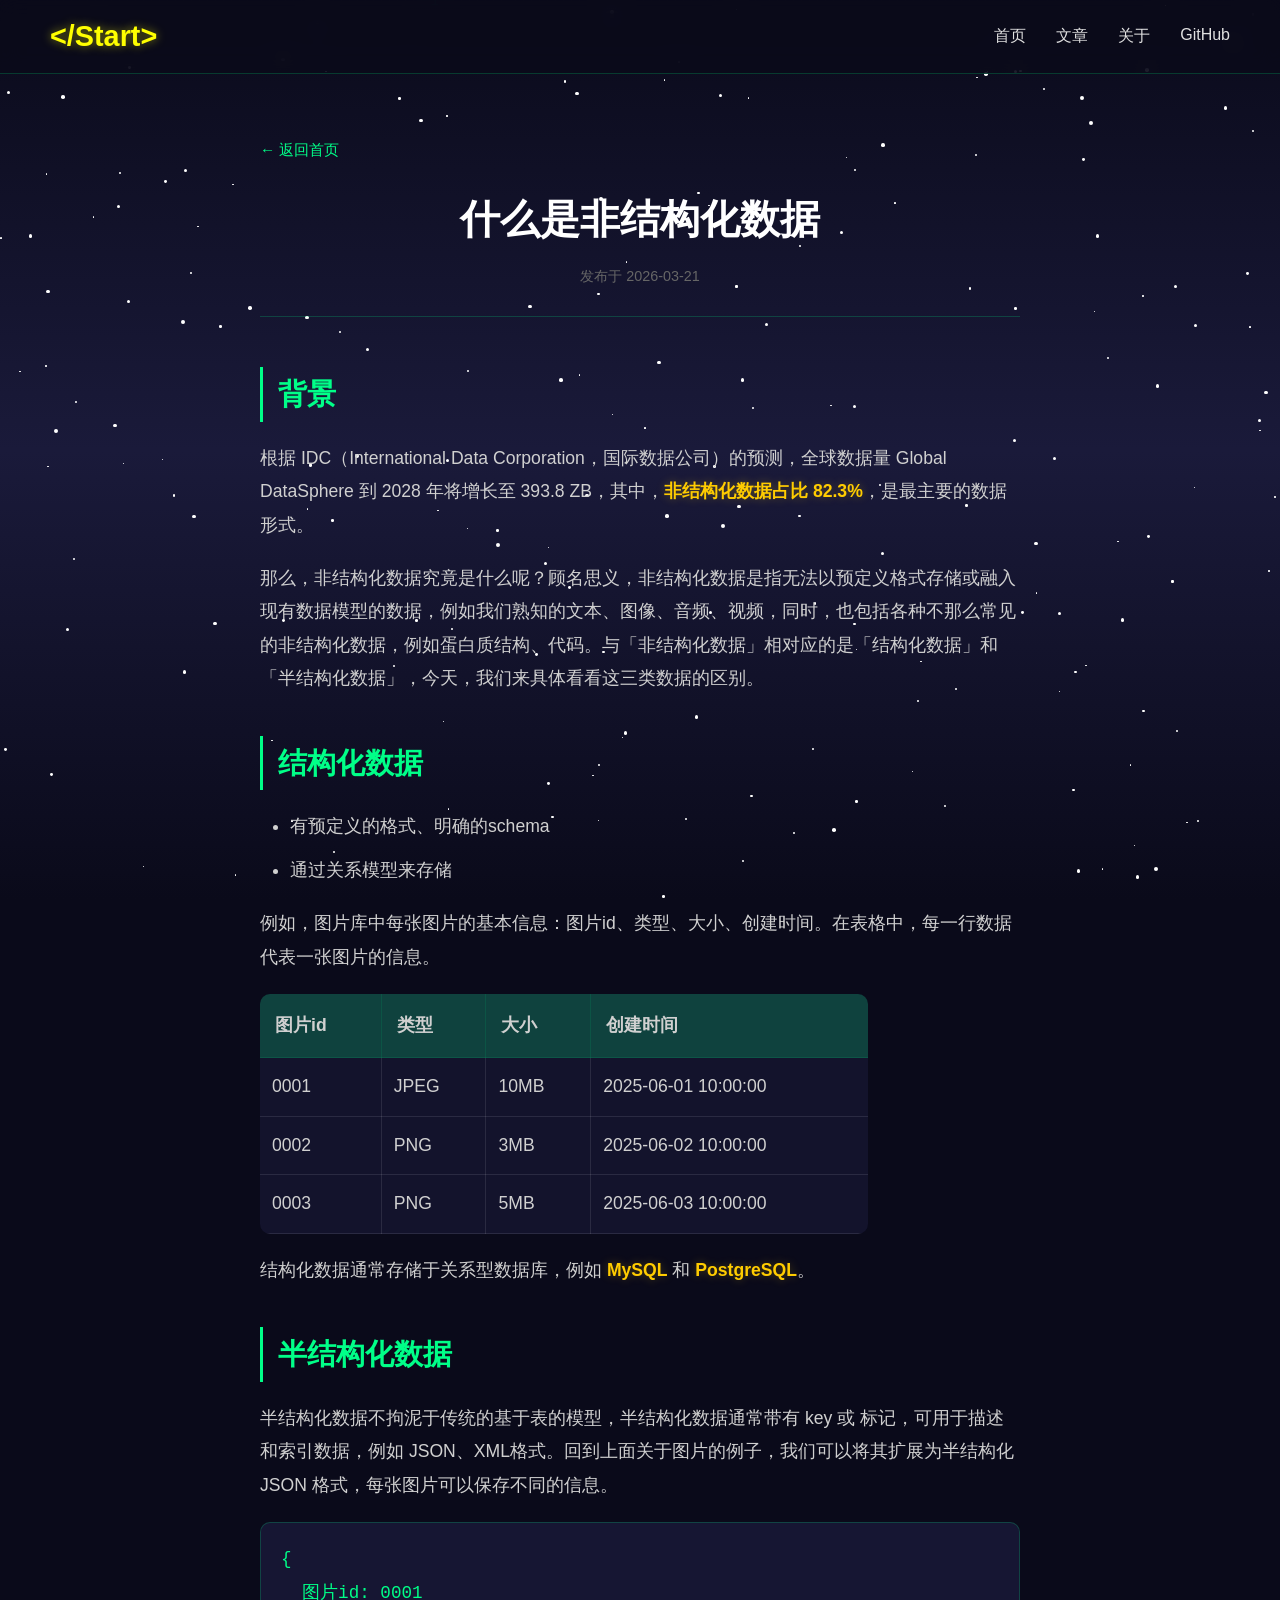
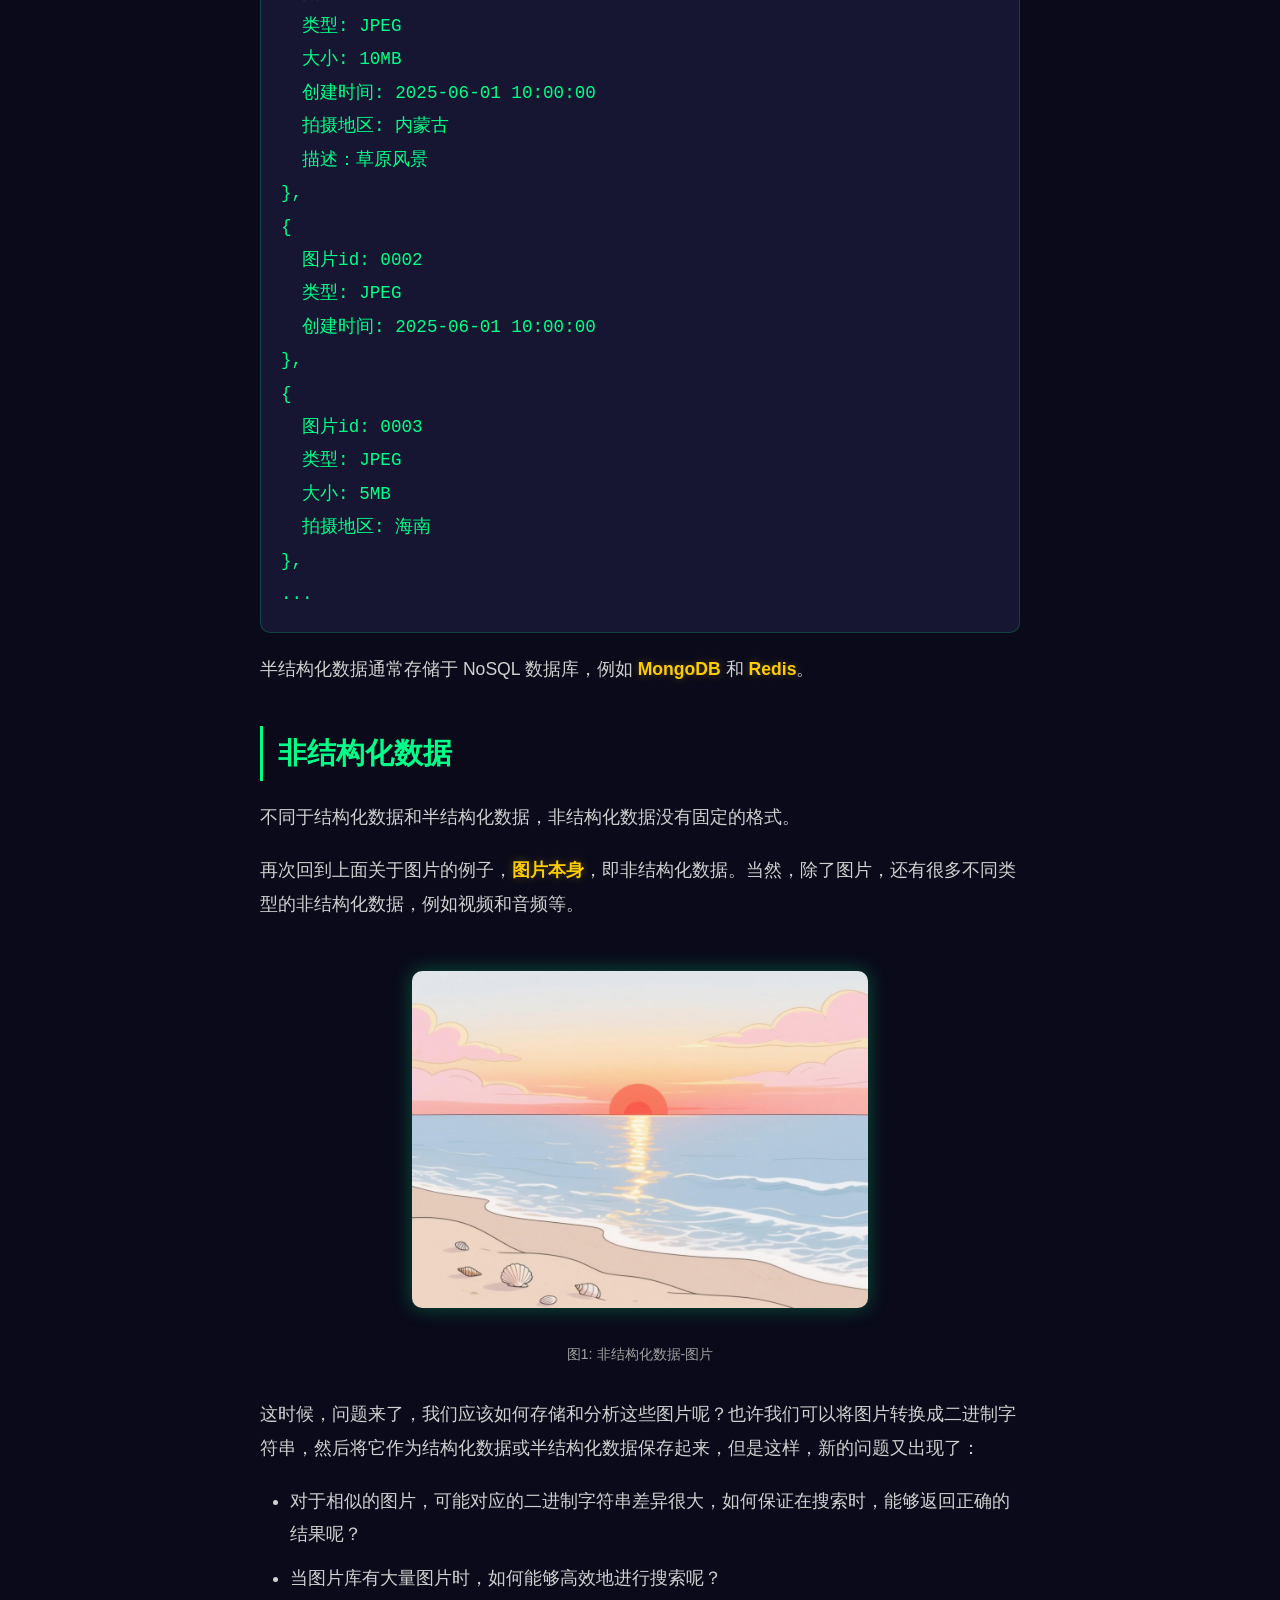
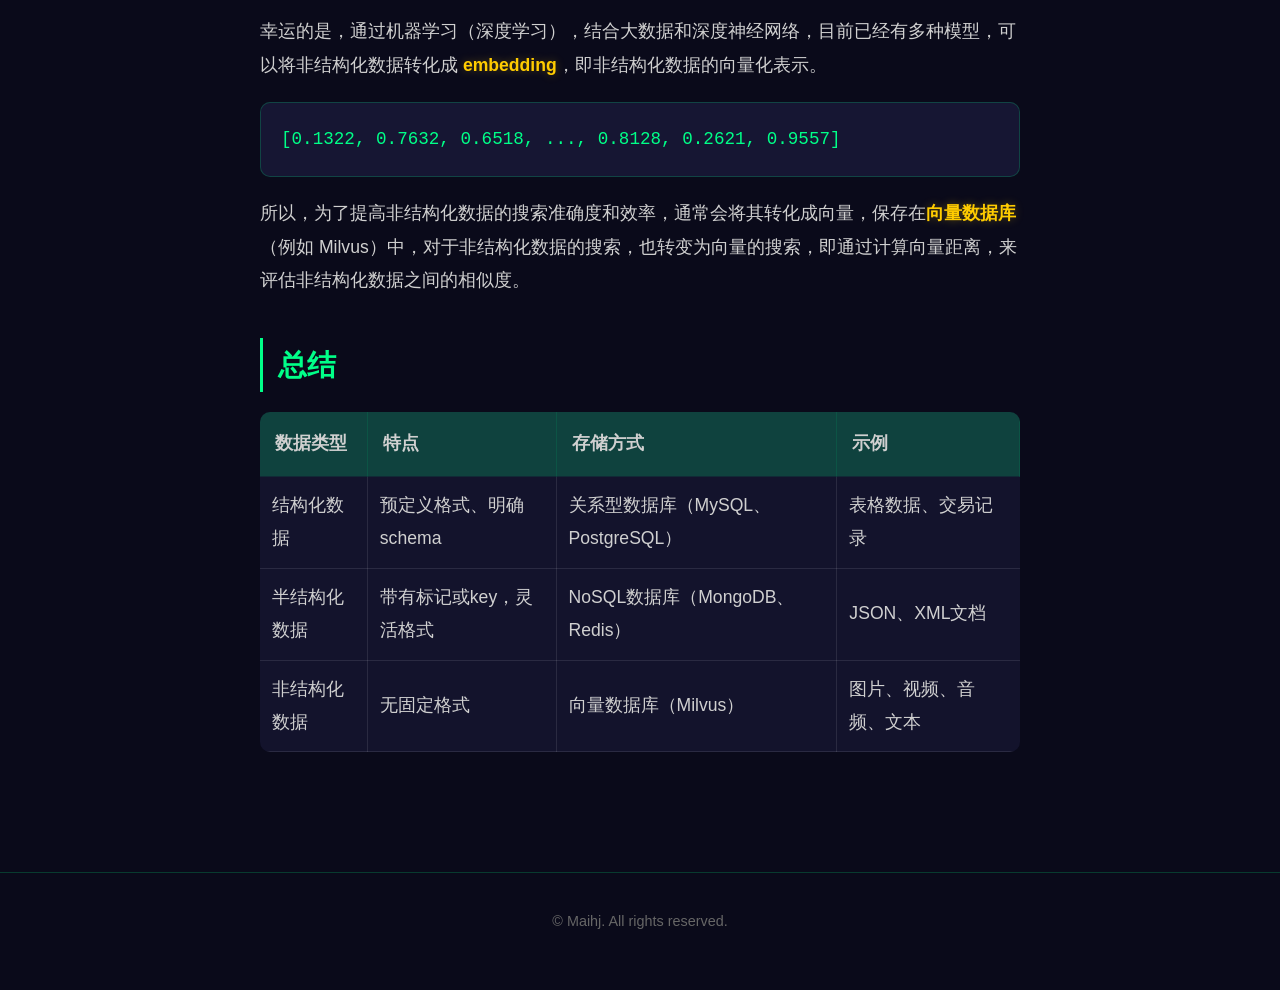
<file: articles/unstructured_data.html>
<!--
  Copyright (C) 2026 Maihj

  This program is free software: you can redistribute it and/or modify
  it under the terms of the GNU Affero General Public License as published
  by the Free Software Foundation, either version 3 of the License, or
  (at your option) any later version.

  This program is distributed in the hope that it will be useful,
  but WITHOUT ANY WARRANTY; without even the implied warranty of
  MERCHANTABILITY or FITNESS FOR A PARTICULAR PURPOSE. See the
  GNU Affero General Public License for more details.

  You should have received a copy of the GNU Affero General Public License
  along with this program. If not, see <https://www.gnu.org/licenses/>.
-->
<!DOCTYPE html>
<html lang="zh-CN">
<head>
    <meta charset="UTF-8">
    <meta name="viewport" content="width=device-width, initial-scale=1.0">
    <title>什么是非结构化数据 | 脑洞一光年</title>
    <meta name="description" content="深入理解非结构化数据：结构化、半结构化和非结构化数据的区别，以及如何使用向量数据库存储和搜索图片、视频、音频等数据。">
    <meta name="keywords" content="非结构化数据,结构化数据,半结构化数据,向量,Embedding,数据存储,图片搜索">
    <meta name="author" content="Maihj">
    <meta name="robots" content="index, follow">
    <link rel="canonical" href="https://maihj.github.io/articles/unstructured_data.html">
    <meta property="og:type" content="article">
    <meta property="og:url" content="https://maihj.github.io/articles/unstructured_data.html">
    <meta property="og:title" content="什么是非结构化数据">
    <meta property="og:description" content="深入理解非结构化数据：结构化、半结构化和非结构化数据的区别">
    <meta name="twitter:card" content="summary_large_image">
    <meta name="twitter:title" content="什么是非结构化数据">
    <meta name="twitter:description" content="深入理解非结构化数据：结构化、半结构化和非结构化数据的区别">
    <link rel="stylesheet" href="../css/style.css">
    <script src="../js/analytics.js"></script>
</head>
<body>
    <div class="starfield"></div>
    <div class="stars" id="stars"></div>
    <div class="binary-rain" id="binary-rain"></div>

    <nav class="navbar">
        <a href="../index.html" class="logo">&lt;/Start&gt;</a>
        <ul class="nav-links">
            <li><a href="../index.html">首页</a></li>
            <li><a href="../index.html#articles">文章</a></li>
            <li><a href="../about.html">关于</a></li>
            <li><a href="https://github.com/maihj" target="_blank">GitHub</a></li>
        </ul>
    </nav>

    <main class="main-content">
        <div class="article-page">
            <a href="../index.html" class="back-btn">← 返回首页</a>
            <header class="article-header">
                <h1>什么是非结构化数据</h1>
                <p class="article-meta">发布于 2026-03-21</p>
            </header>

            <article class="article-content">
                <h2>背景</h2>
                <p>根据 IDC（International Data Corporation，国际数据公司）的预测，全球数据量 Global DataSphere 到 2028 年将增长至 393.8 ZB，其中，<strong>非结构化数据占比 82.3%</strong>，是最主要的数据形式。</p>
                <p>那么，非结构化数据究竟是什么呢？顾名思义，非结构化数据是指无法以预定义格式存储或融入现有数据模型的数据，例如我们熟知的文本、图像、音频、视频，同时，也包括各种不那么常见的非结构化数据，例如蛋白质结构、代码。与「非结构化数据」相对应的是「结构化数据」和「半结构化数据」，今天，我们来具体看看这三类数据的区别。</p>

                <h2>结构化数据</h2>
                <ul>
                    <li>有预定义的格式、明确的schema</li>
                    <li>通过关系模型来存储</li>
                </ul>
                <p>例如，图片库中每张图片的基本信息：图片id、类型、大小、创建时间。在表格中，每一行数据代表一张图片的信息。</p>

                <table style="width:80%; border-collapse: collapse; margin: 20px 0; background: rgba(26, 26, 58, 0.6); border-radius: 10px; overflow: hidden;">
                    <thead>
                        <tr style="background: rgba(0, 255, 136, 0.2);">
                            <th style="padding: 15px; text-align: left; border-bottom: 1px solid rgba(0, 255, 136, 0.1); border-right: 1px solid rgba(0, 255, 136, 0.1);">图片id</th>
                            <th style="padding: 15px; text-align: left; border-bottom: 1px solid rgba(0, 255, 136, 0.1); border-right: 1px solid rgba(0, 255, 136, 0.1);">类型</th>
                            <th style="padding: 15px; text-align: left; border-bottom: 1px solid rgba(0, 255, 136, 0.1); border-right: 1px solid rgba(0, 255, 136, 0.1);">大小</th>
                            <th style="padding: 15px; text-align: left; border-bottom: 1px solid rgba(0, 255, 136, 0.1);">创建时间</th>
                        </tr>
                    </thead>
                    <tbody>
                        <tr>
                            <td style="padding: 12px; border-bottom: 1px solid rgba(255,255,255,0.1); border-right: 1px solid rgba(255,255,255,0.1);">0001</td>
                            <td style="padding: 12px; border-bottom: 1px solid rgba(255,255,255,0.1); border-right: 1px solid rgba(255,255,255,0.1);">JPEG</td>
                            <td style="padding: 12px; border-bottom: 1px solid rgba(255,255,255,0.1); border-right: 1px solid rgba(255,255,255,0.1);">10MB</td>
                            <td style="padding: 12px; border-bottom: 1px solid rgba(255,255,255,0.1);">2025-06-01 10:00:00</td>
                        </tr>
                        <tr>
                            <td style="padding: 12px; border-bottom: 1px solid rgba(255,255,255,0.1); border-right: 1px solid rgba(255,255,255,0.1);">0002</td>
                            <td style="padding: 12px; border-bottom: 1px solid rgba(255,255,255,0.1); border-right: 1px solid rgba(255,255,255,0.1);">PNG</td>
                            <td style="padding: 12px; border-bottom: 1px solid rgba(255,255,255,0.1); border-right: 1px solid rgba(255,255,255,0.1);">3MB</td>
                            <td style="padding: 12px; border-bottom: 1px solid rgba(255,255,255,0.1);">2025-06-02 10:00:00</td>
                        </tr>
                        <tr>
                            <td style="padding: 12px; border-bottom: 1px solid rgba(255,255,255,0.1); border-right: 1px solid rgba(255,255,255,0.1);">0003</td>
                            <td style="padding: 12px; border-bottom: 1px solid rgba(255,255,255,0.1); border-right: 1px solid rgba(255,255,255,0.1);">PNG</td>
                            <td style="padding: 12px; border-bottom: 1px solid rgba(255,255,255,0.1); border-right: 1px solid rgba(255,255,255,0.1);">5MB</td>
                            <td style="padding: 12px; border-bottom: 1px solid rgba(255,255,255,0.1);">2025-06-03 10:00:00</td>
                        </tr>
                    </tbody>
                </table>

                <p>结构化数据通常存储于关系型数据库，例如 <strong>MySQL</strong> 和 <strong>PostgreSQL</strong>。</p>

                <h2>半结构化数据</h2>
                <p>半结构化数据不拘泥于传统的基于表的模型，半结构化数据通常带有 key 或 标记，可用于描述和索引数据，例如 JSON、XML格式。回到上面关于图片的例子，我们可以将其扩展为半结构化 JSON 格式，每张图片可以保存不同的信息。</p>

<pre><code>{
  图片id: 0001
  类型: JPEG
  大小: 10MB
  创建时间: 2025-06-01 10:00:00
  拍摄地区: 内蒙古
  描述：草原风景
},
{
  图片id: 0002
  类型: JPEG
  创建时间: 2025-06-01 10:00:00
},
{
  图片id: 0003
  类型: JPEG
  大小: 5MB
  拍摄地区: 海南
},
...</code></pre>

                <p>半结构化数据通常存储于 NoSQL 数据库，例如 <strong>MongoDB</strong> 和 <strong>Redis</strong>。</p>

                <h2>非结构化数据</h2>
                <p>不同于结构化数据和半结构化数据，非结构化数据没有固定的格式。</p>
                <p>再次回到上面关于图片的例子，<strong>图片本身</strong>，即非结构化数据。当然，除了图片，还有很多不同类型的非结构化数据，例如视频和音频等。</p>

                <div style="text-align: center; margin: 30px 0;">
                    <img src="../images/unstructured_data/picture.png" alt="非结构化数据-图片" style="max-width: 60%; height: auto; border-radius: 10px; box-shadow: 0 0 20px rgba(0, 255, 136, 0.3);">
                    <p style="color: #a0a0a0; font-size: 0.9rem; margin-top: 1px;">图1: 非结构化数据-图片</p>
                </div>

                <p>这时候，问题来了，我们应该如何存储和分析这些图片呢？也许我们可以将图片转换成二进制字符串，然后将它作为结构化数据或半结构化数据保存起来，但是这样，新的问题又出现了：</p>
                <ul>
                    <li>对于相似的图片，可能对应的二进制字符串差异很大，如何保证在搜索时，能够返回正确的结果呢？</li>
                    <li>当图片库有大量图片时，如何能够高效地进行搜索呢？</li>
                </ul>

                <p>幸运的是，通过机器学习（深度学习），结合大数据和深度神经网络，目前已经有多种模型，可以将非结构化数据转化成 <strong>embedding</strong>，即非结构化数据的向量化表示。</p>

<pre><code>[0.1322, 0.7632, 0.6518, ..., 0.8128, 0.2621, 0.9557]</code></pre>

                <p>所以，为了提高非结构化数据的搜索准确度和效率，通常会将其转化成向量，保存在<strong>向量数据库</strong>（例如 Milvus）中，对于非结构化数据的搜索，也转变为向量的搜索，即通过计算向量距离，来评估非结构化数据之间的相似度。</p>

                <h2>总结</h2>
                <table style="width:100%; border-collapse: collapse; margin: 20px 0; background: rgba(26, 26, 58, 0.6); border-radius: 10px; overflow: hidden;">
                    <thead>
                        <tr style="background: rgba(0, 255, 136, 0.2);">
                            <th style="padding: 15px; text-align: left; border-bottom: 1px solid rgba(0, 255, 136, 0.1); border-right: 1px solid rgba(0, 255, 136, 0.1);"">数据类型</th>
                            <th style="padding: 15px; text-align: left; border-bottom: 1px solid rgba(0, 255, 136, 0.1); border-right: 1px solid rgba(0, 255, 136, 0.1);"">特点</th>
                            <th style="padding: 15px; text-align: left; border-bottom: 1px solid rgba(0, 255, 136, 0.1); border-right: 1px solid rgba(0, 255, 136, 0.1);"">存储方式</th>
                            <th style="padding: 15px; text-align: left; border-bottom: 1px solid rgba(0, 255, 136, 0.1); border-right: 1px solid rgba(0, 255, 136, 0.1);"">示例</th>
                        </tr>
                    </thead>
                    <tbody>
                        <tr>
                            <td style="padding: 12px; border-bottom: 1px solid rgba(255,255,255,0.1); border-right: 1px solid rgba(255,255,255,0.1);">结构化数据</td>
                            <td style="padding: 12px; border-bottom: 1px solid rgba(255,255,255,0.1); border-right: 1px solid rgba(255,255,255,0.1);">预定义格式、明确schema</td>
                            <td style="padding: 12px; border-bottom: 1px solid rgba(255,255,255,0.1); border-right: 1px solid rgba(255,255,255,0.1);">关系型数据库（MySQL、PostgreSQL）</td>
                            <td style="padding: 12px; border-bottom: 1px solid rgba(255,255,255,0.1);">表格数据、交易记录</td>
                        </tr>
                        <tr>
                            <td style="padding: 12px; border-bottom: 1px solid rgba(255,255,255,0.1); border-right: 1px solid rgba(255,255,255,0.1);">半结构化数据</td>
                            <td style="padding: 12px; border-bottom: 1px solid rgba(255,255,255,0.1); border-right: 1px solid rgba(255,255,255,0.1);">带有标记或key，灵活格式</td>
                            <td style="padding: 12px; border-bottom: 1px solid rgba(255,255,255,0.1); border-right: 1px solid rgba(255,255,255,0.1);">NoSQL数据库（MongoDB、Redis）</td>
                            <td style="padding: 12px; border-bottom: 1px solid rgba(255,255,255,0.1);">JSON、XML文档</td>
                        </tr>
                        <tr>
                            <td style="padding: 12px; border-bottom: 1px solid rgba(255,255,255,0.1); border-right: 1px solid rgba(255,255,255,0.1);">非结构化数据</td>
                            <td style="padding: 12px; border-bottom: 1px solid rgba(255,255,255,0.1); border-right: 1px solid rgba(255,255,255,0.1);">无固定格式</td>
                            <td style="padding: 12px; border-bottom: 1px solid rgba(255,255,255,0.1); border-right: 1px solid rgba(255,255,255,0.1);">向量数据库（Milvus）</td>
                            <td style="padding: 12px; border-bottom: 1px solid rgba(255,255,255,0.1);">图片、视频、音频、文本</td>
                        </tr>
                    </tbody>
                </table>
            </article>
        </div>
    </main>

    <footer class="footer">
        <p>&copy; Maihj. All rights reserved.</p>
    </footer>

    <script>
        function createStars() {
            const starsContainer = document.getElementById('stars');
            const starCount = 200;
            for (let i = 0; i < starCount; i++) {
                const star = document.createElement('div');
                star.className = 'star';
                star.style.left = Math.random() * 100 + '%';
                star.style.top = Math.random() * 100 + '%';
                star.style.width = Math.random() * 3 + 1 + 'px';
                star.style.height = star.style.width;
                star.style.setProperty('--duration', (Math.random() * 3 + 2) + 's');
                star.style.animationDelay = Math.random() * 5 + 's';
                starsContainer.appendChild(star);
            }
        }

        function createBinaryRain() {
            const rainContainer = document.getElementById('binary-rain');
            const columnCount = 30;
            for (let i = 0; i < columnCount; i++) {
                const column = document.createElement('div');
                column.className = 'binary-column';
                column.style.left = (i / columnCount * 100) + '%';
                column.style.setProperty('--duration', (Math.random() * 10 + 15) + 's');
                column.style.animationDelay = Math.random() * 15 + 's';
                let binaryString = '';
                const length = Math.floor(Math.random() * 30 + 20);
                for (let j = 0; j < length; j++) {
                    binaryString += Math.random() > 0.5 ? '1' : '0';
                }
                column.textContent = binaryString;
                rainContainer.appendChild(column);
            }
        }

        document.addEventListener('DOMContentLoaded', function() {
            createStars();
            createBinaryRain();
        });
    </script>
</body>
</html>
</file>
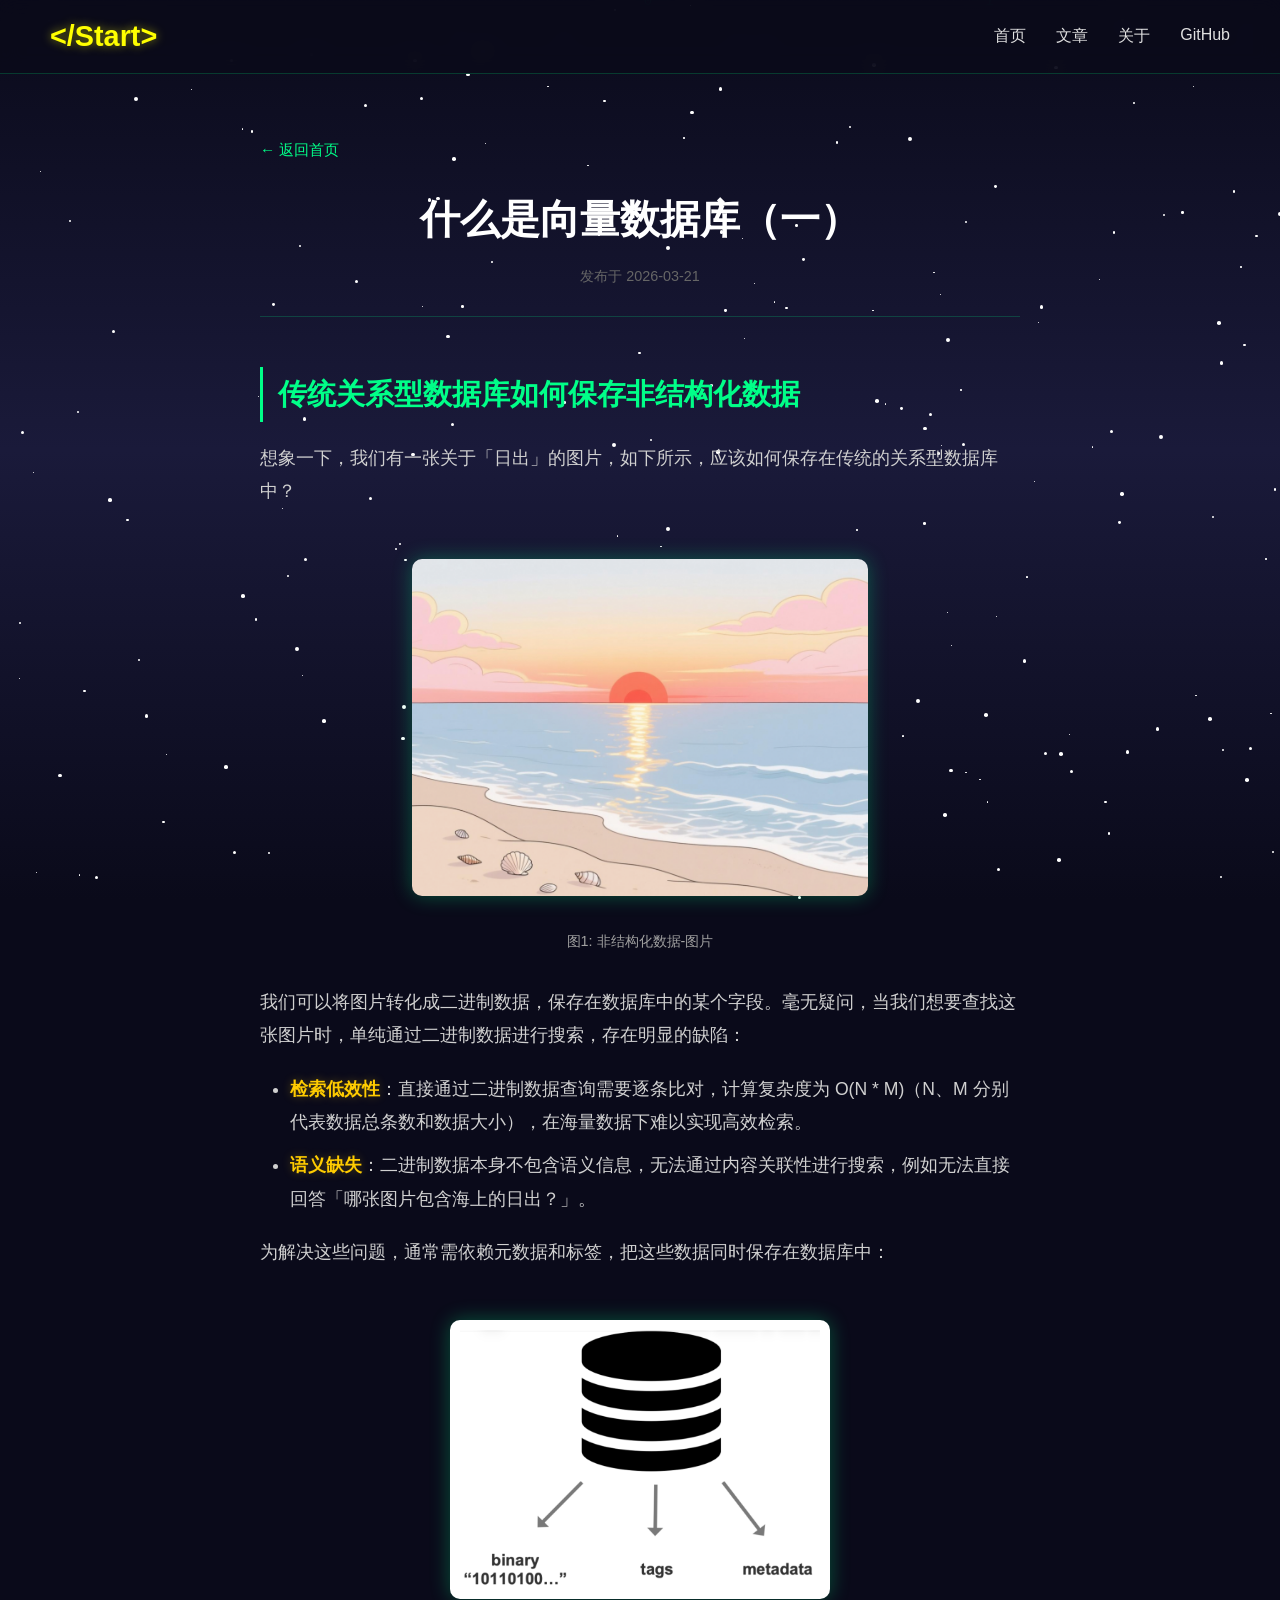
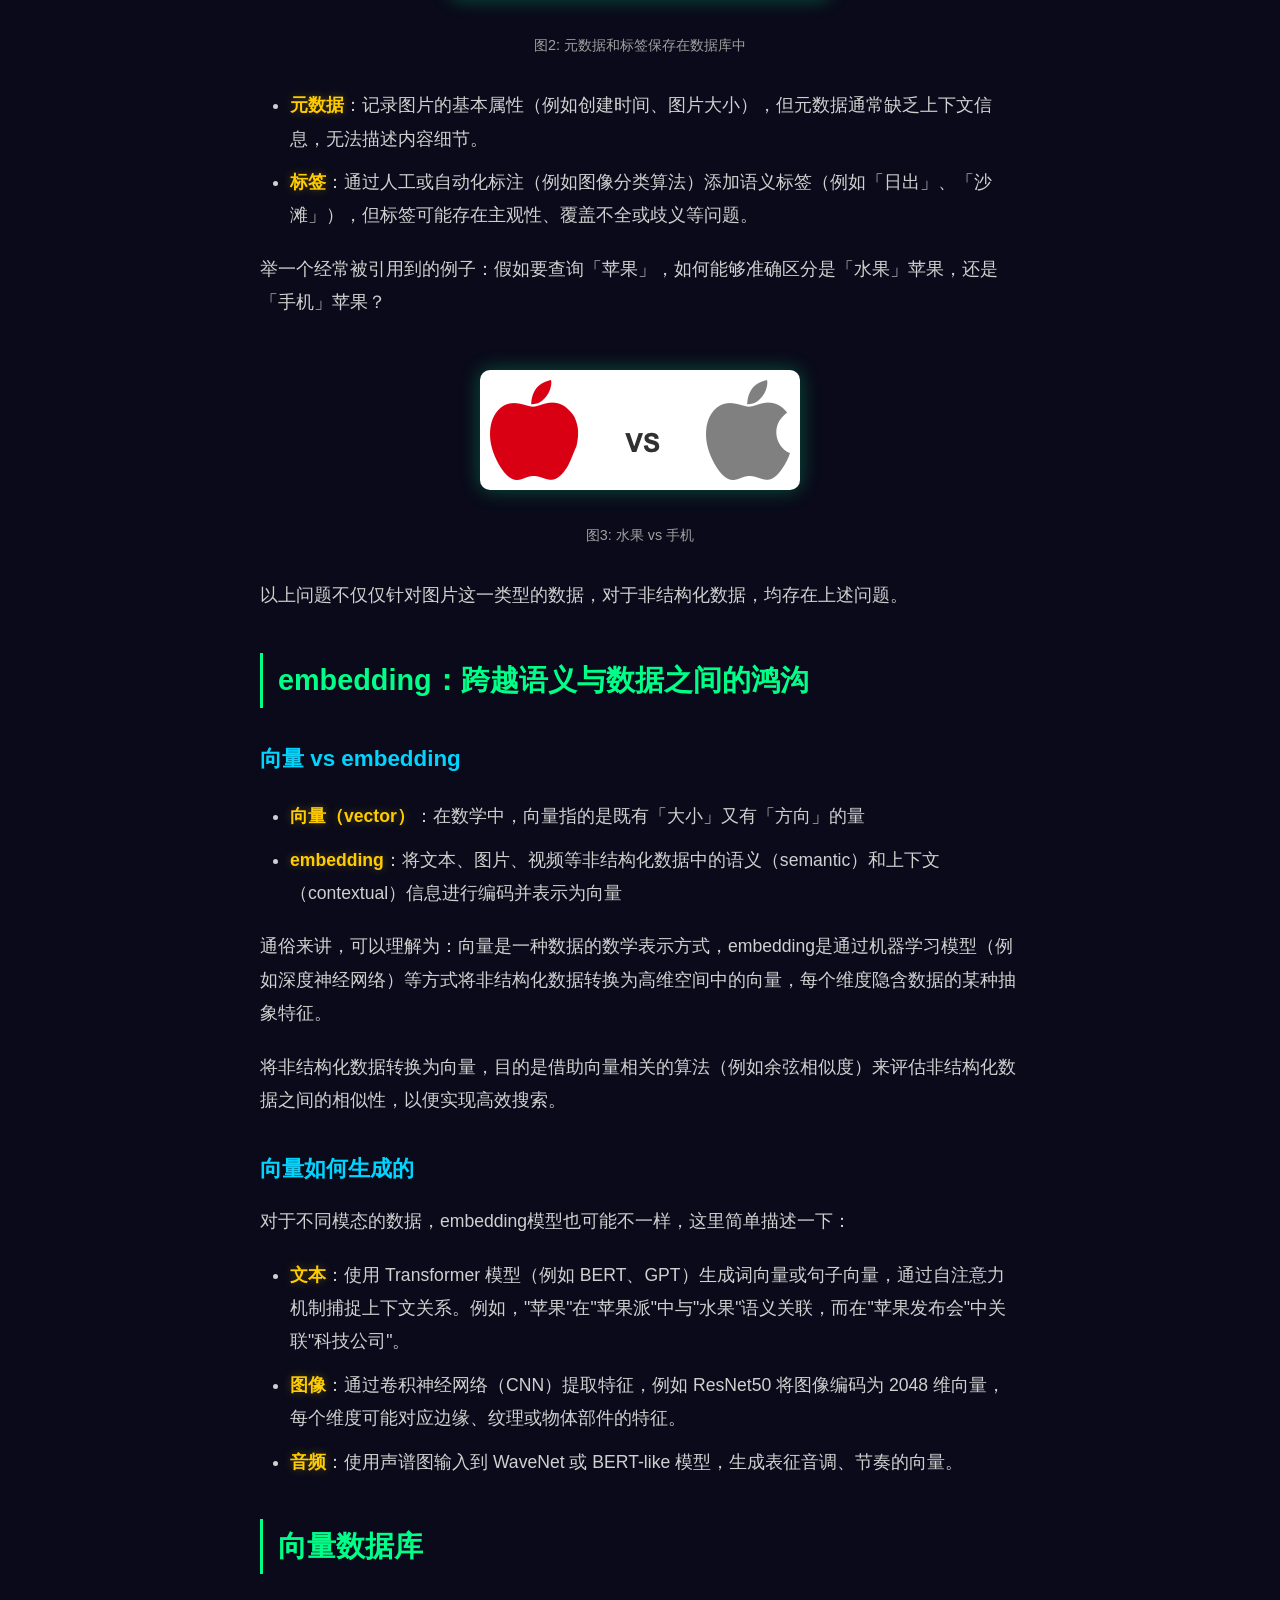
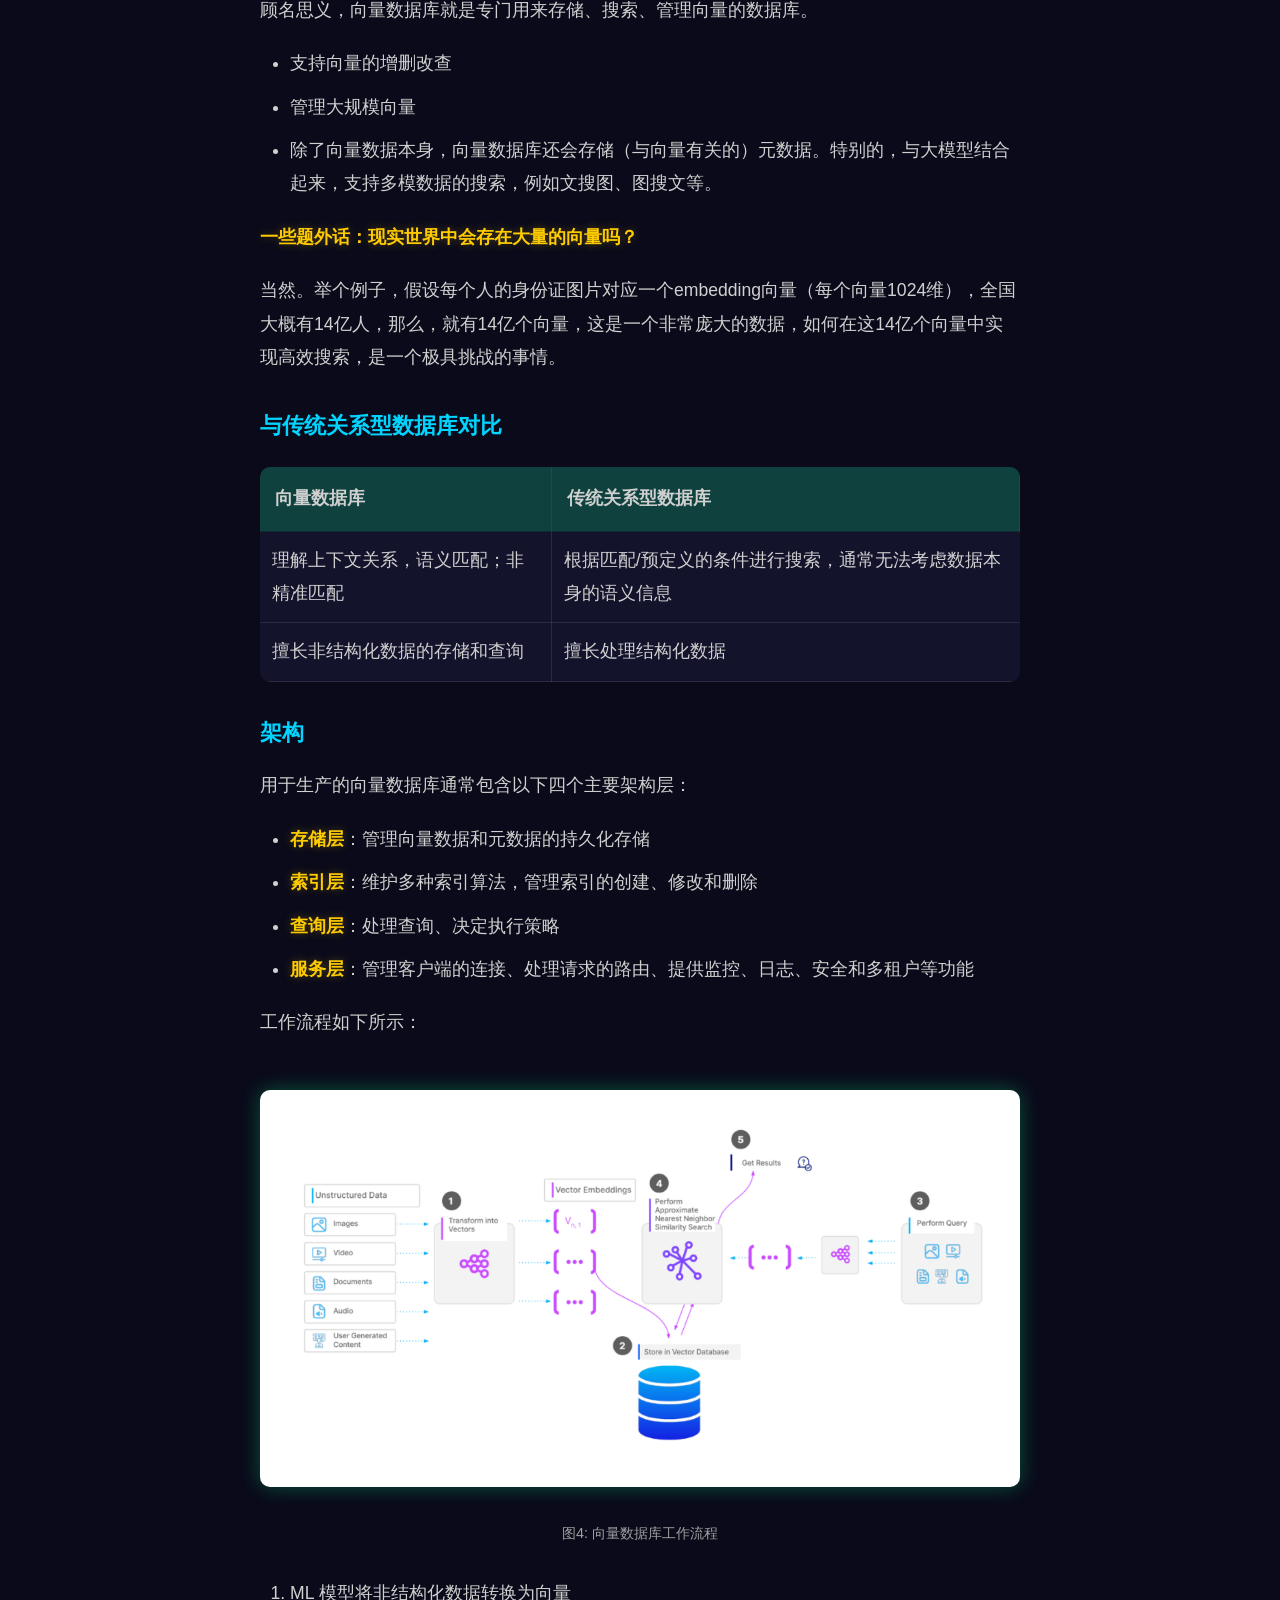
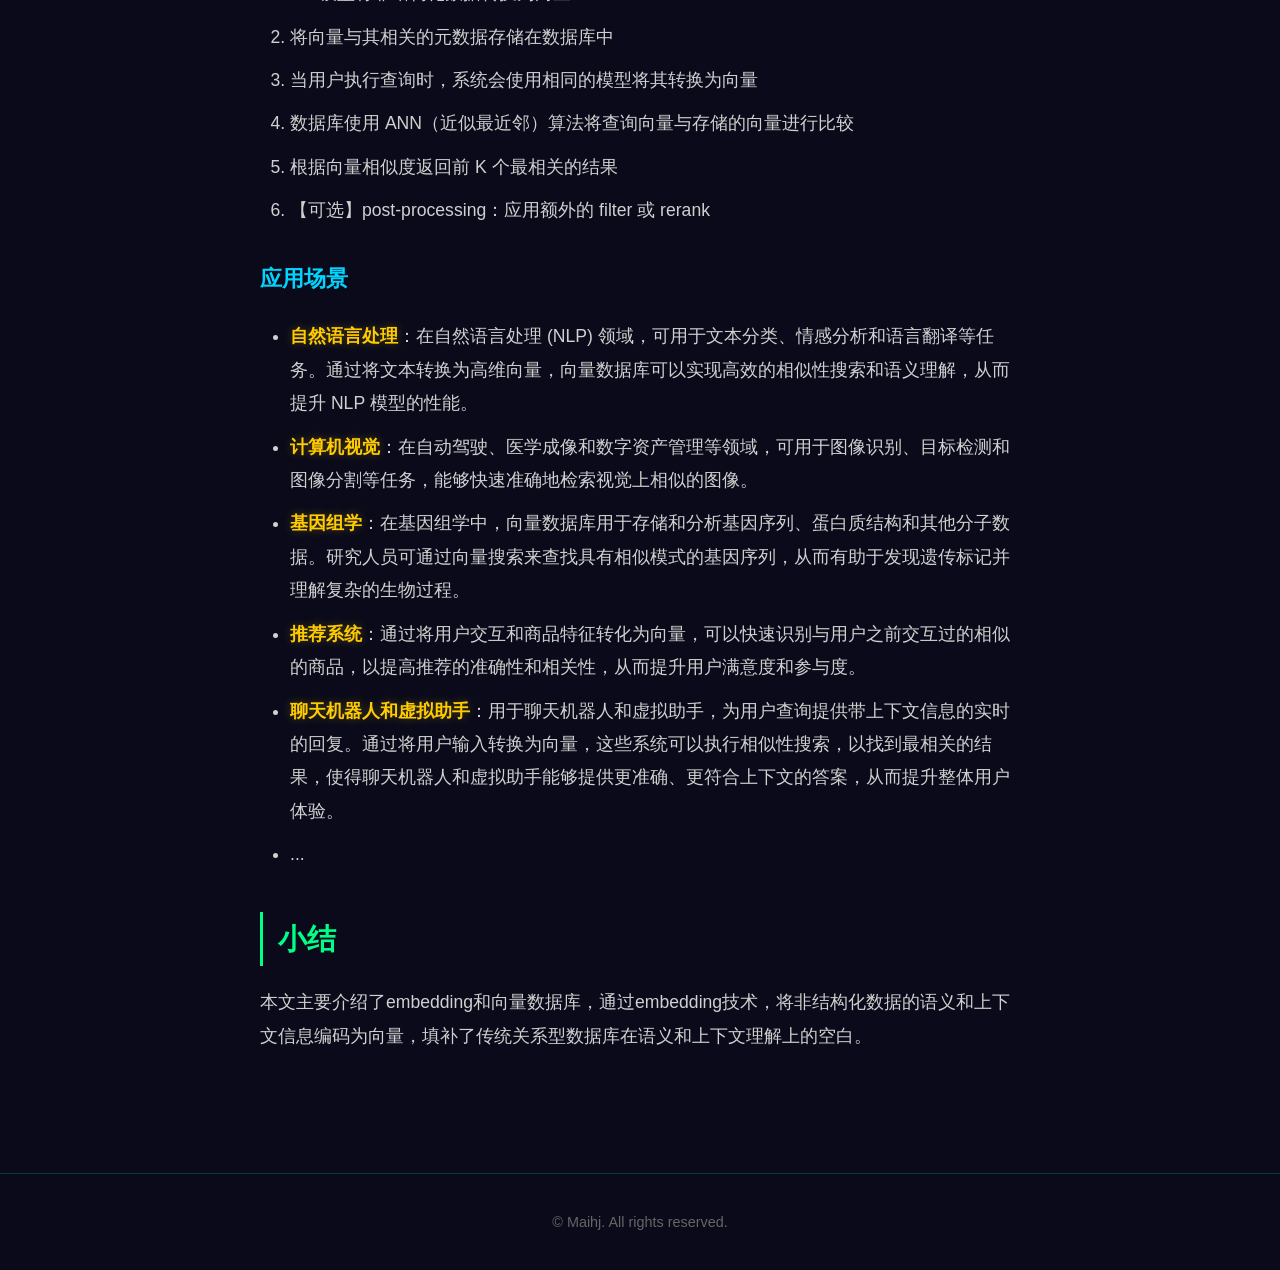
<file: articles/vector_db_1.html>
<!--
  Copyright (C) 2026 Maihj

  This program is free software: you can redistribute it and/or modify
  it under the terms of the GNU Affero General Public License as published
  by the Free Software Foundation, either version 3 of the License, or
  (at your option) any later version.

  This program is distributed in the hope that it will be useful,
  but WITHOUT ANY WARRANTY; without even the implied warranty of
  MERCHANTABILITY or FITNESS FOR A PARTICULAR PURPOSE. See the
  GNU Affero General Public License for more details.

  You should have received a copy of the GNU Affero General Public License
  along with this program. If not, see <https://www.gnu.org/licenses/>.
-->
<!DOCTYPE html>
<html lang="zh-CN">
<head>
    <meta charset="UTF-8">
    <meta name="viewport" content="width=device-width, initial-scale=1.0">
    <title>什么是向量数据库（一） | 脑洞一光年</title>
    <meta name="description" content="向量数据库入门指南：了解Embedding技术、向量相似度计算和向量数据库的核心架构。探索非结构化数据的语义搜索解决方案。">
    <meta name="keywords" content="向量数据库,Embedding,语义搜索,Milvus,非结构化数据,向量检索,AI搜索">
    <meta name="author" content="Maihj">
    <meta name="robots" content="index, follow">
    <link rel="canonical" href="https://maihj.github.io/articles/vector_db_1.html">
    <meta property="og:type" content="article">
    <meta property="og:url" content="https://maihj.github.io/articles/vector_db_1.html">
    <meta property="og:title" content="什么是向量数据库（一）">
    <meta property="og:description" content="向量数据库入门指南：了解Embedding技术、向量相似度计算和向量数据库的核心架构">
    <meta name="twitter:card" content="summary_large_image">
    <meta name="twitter:title" content="什么是向量数据库（一）">
    <meta name="twitter:description" content="向量数据库入门指南：了解Embedding技术、向量相似度计算和向量数据库的核心架构">
    <link rel="stylesheet" href="../css/style.css">
    <script src="../js/analytics.js"></script>
</head>
<body>
    <div class="starfield"></div>
    <div class="stars" id="stars"></div>
    <div class="binary-rain" id="binary-rain"></div>

    <nav class="navbar">
        <a href="../index.html" class="logo">&lt;/Start&gt;</a>
        <ul class="nav-links">
            <li><a href="../index.html">首页</a></li>
            <li><a href="../index.html#articles">文章</a></li>
            <li><a href="../about.html">关于</a></li>
            <li><a href="https://github.com/maihj" target="_blank">GitHub</a></li>
        </ul>
    </nav>

    <main class="main-content">
        <div class="article-page">
            <a href="../index.html" class="back-btn">← 返回首页</a>
            <header class="article-header">
                <h1>什么是向量数据库（一）</h1>
                <p class="article-meta">发布于 2026-03-21</p>
            </header>

            <article class="article-content">
                <h2>传统关系型数据库如何保存非结构化数据</h2>
                <p>想象一下，我们有一张关于「日出」的图片，如下所示，应该如何保存在传统的关系型数据库中？</p>

                <div style="text-align: center; margin: 30px 0;">
                    <img src="../images/vector_db_1/picture.png" alt="非结构化数据-图片" style="max-width: 60%; height: auto; border-radius: 10px; box-shadow: 0 0 20px rgba(0, 255, 136, 0.3);">
                    <p style="color: #a0a0a0; font-size: 0.9rem; margin-top: 1px;">图1: 非结构化数据-图片</p>
                </div>

                <p>我们可以将图片转化成二进制数据，保存在数据库中的某个字段。毫无疑问，当我们想要查找这张图片时，单纯通过二进制数据进行搜索，存在明显的缺陷：</p>
                <ul>
                    <li><strong>检索低效性</strong>：直接通过二进制数据查询需要逐条比对，计算复杂度为 O(N * M)（N、M 分别代表数据总条数和数据大小），在海量数据下难以实现高效检索。</li>
                    <li><strong>语义缺失</strong>：二进制数据本身不包含语义信息，无法通过内容关联性进行搜索，例如无法直接回答「哪张图片包含海上的日出？」。</li>
                </ul>

                <p>为解决这些问题，通常需依赖元数据和标签，把这些数据同时保存在数据库中：</p>

                <div style="text-align: center; margin: 30px 0;">
                    <img src="../images/vector_db_1/db.png" alt="db" style="max-width: 50%; height: auto; border-radius: 10px; box-shadow: 0 0 20px rgba(0, 255, 136, 0.3); background: #ffffff; padding: 10px;">
                    <p style="color: #a0a0a0; font-size: 0.9rem; margin-top: 1px;">图2: 元数据和标签保存在数据库中</p>
                </div>

                <ul>
                    <li><strong>元数据</strong>：记录图片的基本属性（例如创建时间、图片大小），但元数据通常缺乏上下文信息，无法描述内容细节。</li>
                    <li><strong>标签</strong>：通过人工或自动化标注（例如图像分类算法）添加语义标签（例如「日出」、「沙滩」），但标签可能存在主观性、覆盖不全或歧义等问题。</li>
                </ul>

                <p>举一个经常被引用到的例子：假如要查询「苹果」，如何能够准确区分是「水果」苹果，还是「手机」苹果？</p>

                <div style="text-align: center; margin: 30px 0;">
                    <img src="../images/vector_db_1/apple.png" alt="apple" style="max-width: 50%; height: auto; border-radius: 10px; box-shadow: 0 0 20px rgba(0, 255, 136, 0.3); background: #ffffff; padding: 10px;">
                    <p style="color: #a0a0a0; font-size: 0.9rem; margin-top: 1px;">图3: 水果 vs 手机</p>
                </div>

                <p>以上问题不仅仅针对图片这一类型的数据，对于非结构化数据，均存在上述问题。</p>

                <h2>embedding：跨越语义与数据之间的鸿沟</h2>

                <h3>向量 vs embedding</h3>
                <ul>
                    <li><strong>向量（vector）</strong>：在数学中，向量指的是既有「大小」又有「方向」的量</li>
                    <li><strong>embedding</strong>：将文本、图片、视频等非结构化数据中的语义（semantic）和上下文（contextual）信息进行编码并表示为向量</li>
                </ul>
                <p>通俗来讲，可以理解为：向量是一种数据的数学表示方式，embedding是通过机器学习模型（例如深度神经网络）等方式将非结构化数据转换为高维空间中的向量，每个维度隐含数据的某种抽象特征。</p>
                <p>将非结构化数据转换为向量，目的是借助向量相关的算法（例如余弦相似度）来评估非结构化数据之间的相似性，以便实现高效搜索。</p>

                <h3>向量如何生成的</h3>
                <p>对于不同模态的数据，embedding模型也可能不一样，这里简单描述一下：</p>
                <ul>
                    <li><strong>文本</strong>：使用 Transformer 模型（例如 BERT、GPT）生成词向量或句子向量，通过自注意力机制捕捉上下文关系。例如，"苹果"在"苹果派"中与"水果"语义关联，而在"苹果发布会"中关联"科技公司"。</li>
                    <li><strong>图像</strong>：通过卷积神经网络（CNN）提取特征，例如 ResNet50 将图像编码为 2048 维向量，每个维度可能对应边缘、纹理或物体部件的特征。</li>
                    <li><strong>音频</strong>：使用声谱图输入到 WaveNet 或 BERT-like 模型，生成表征音调、节奏的向量。</li>
                </ul>

                <h2>向量数据库</h2>
                <p>顾名思义，向量数据库就是专门用来存储、搜索、管理向量的数据库。</p>
                <ul>
                    <li>支持向量的增删改查</li>
                    <li>管理大规模向量</li>
                    <li>除了向量数据本身，向量数据库还会存储（与向量有关的）元数据。特别的，与大模型结合起来，支持多模数据的搜索，例如文搜图、图搜文等。</li>
                </ul>

                <p><strong>一些题外话：现实世界中会存在大量的向量吗？</strong></p>
                <p>当然。举个例子，假设每个人的身份证图片对应一个embedding向量（每个向量1024维），全国大概有14亿人，那么，就有14亿个向量，这是一个非常庞大的数据，如何在这14亿个向量中实现高效搜索，是一个极具挑战的事情。</p>

                <h3>与传统关系型数据库对比</h3>
                <table style="width:100%; border-collapse: collapse; margin: 20px 0; background: rgba(26, 26, 58, 0.6); border-radius: 10px; overflow: hidden;">
                    <thead>
                        <tr style="background: rgba(0, 255, 136, 0.2);">
                            <th style="padding: 15px; text-align: left; border-bottom: 1px solid rgba(0, 255, 136, 0.1); border-right: 1px solid rgba(0, 255, 136, 0.1);">向量数据库</th>
                            <th style="padding: 15px; text-align: left; border-bottom: 1px solid rgba(0, 255, 136, 0.1); border-right: 1px solid rgba(0, 255, 136, 0.1);">传统关系型数据库</th>
                        </tr>
                    </thead>
                    <tbody>
                        <tr>
                            <td style="padding: 12px; border-bottom: 1px solid rgba(255,255,255,0.1); border-right: 1px solid rgba(255,255,255,0.1);">理解上下文关系，语义匹配；非精准匹配</td>
                            <td style="padding: 12px; border-bottom: 1px solid rgba(255,255,255,0.1);">根据匹配/预定义的条件进行搜索，通常无法考虑数据本身的语义信息</td>
                        </tr>
                        <tr>
                            <td style="padding: 12px; border-bottom: 1px solid rgba(255,255,255,0.1); border-right: 1px solid rgba(255,255,255,0.1);">擅长非结构化数据的存储和查询</td>
                            <td style="padding: 12px; border-bottom: 1px solid rgba(255,255,255,0.1);">擅长处理结构化数据</td>
                        </tr>
                    </tbody>
                </table>

                <h3>架构</h3>
                <p>用于生产的向量数据库通常包含以下四个主要架构层：</p>
                <ul>
                    <li><strong>存储层</strong>：管理向量数据和元数据的持久化存储</li>
                    <li><strong>索引层</strong>：维护多种索引算法，管理索引的创建、修改和删除</li>
                    <li><strong>查询层</strong>：处理查询、决定执行策略</li>
                    <li><strong>服务层</strong>：管理客户端的连接、处理请求的路由、提供监控、日志、安全和多租户等功能</li>
                </ul>

                <p>工作流程如下所示：</p>

                <div style="text-align: center; margin: 30px 0;">
                    <img src="../images/vector_db_1/workflow.png" alt="workflow" style="max-width: 100%; height: auto; border-radius: 10px; box-shadow: 0 0 20px rgba(0, 255, 136, 0.3); background: #ffffff; padding: 10px;">
                    <p style="color: #a0a0a0; font-size: 0.9rem; margin-top: 1px;">图4: 向量数据库工作流程</p>
                </div>

                <ol>
                    <li>ML 模型将非结构化数据转换为向量</li>
                    <li>将向量与其相关的元数据存储在数据库中</li>
                    <li>当用户执行查询时，系统会使用相同的模型将其转换为向量</li>
                    <li>数据库使用 ANN（近似最近邻）算法将查询向量与存储的向量进行比较</li>
                    <li>根据向量相似度返回前 K 个最相关的结果</li>
                    <li>【可选】post-processing：应用额外的 filter 或 rerank</li>
                </ol>

                <h3>应用场景</h3>
                <ul>
                    <li><strong>自然语言处理</strong>：在自然语言处理 (NLP) 领域，可用于文本分类、情感分析和语言翻译等任务。通过将文本转换为高维向量，向量数据库可以实现高效的相似性搜索和语义理解，从而提升 NLP 模型的性能。</li>
                    <li><strong>计算机视觉</strong>：在自动驾驶、医学成像和数字资产管理等领域，可用于图像识别、目标检测和图像分割等任务，能够快速准确地检索视觉上相似的图像。</li>
                    <li><strong>基因组学</strong>：在基因组学中，向量数据库用于存储和分析基因序列、蛋白质结构和其他分子数据。研究人员可通过向量搜索来查找具有相似模式的基因序列，从而有助于发现遗传标记并理解复杂的生物过程。</li>
                    <li><strong>推荐系统</strong>：通过将用户交互和商品特征转化为向量，可以快速识别与用户之前交互过的相似的商品，以提高推荐的准确性和相关性，从而提升用户满意度和参与度。</li>
                    <li><strong>聊天机器人和虚拟助手</strong>：用于聊天机器人和虚拟助手，为用户查询提供带上下文信息的实时的回复。通过将用户输入转换为向量，这些系统可以执行相似性搜索，以找到最相关的结果，使得聊天机器人和虚拟助手能够提供更准确、更符合上下文的答案，从而提升整体用户体验。</li>
                    <li>...</li>
                </ul>

                <h2>小结</h2>
                <p>本文主要介绍了embedding和向量数据库，通过embedding技术，将非结构化数据的语义和上下文信息编码为向量，填补了传统关系型数据库在语义和上下文理解上的空白。</p>
            </article>
        </div>
    </main>

    <footer class="footer">
        <p>&copy; Maihj. All rights reserved.</p>
    </footer>

    <script>
        function createStars() {
            const starsContainer = document.getElementById('stars');
            const starCount = 200;
            for (let i = 0; i < starCount; i++) {
                const star = document.createElement('div');
                star.className = 'star';
                star.style.left = Math.random() * 100 + '%';
                star.style.top = Math.random() * 100 + '%';
                star.style.width = Math.random() * 3 + 1 + 'px';
                star.style.height = star.style.width;
                star.style.setProperty('--duration', (Math.random() * 3 + 2) + 's');
                star.style.animationDelay = Math.random() * 5 + 's';
                starsContainer.appendChild(star);
            }
        }

        function createBinaryRain() {
            const rainContainer = document.getElementById('binary-rain');
            const columnCount = 30;
            for (let i = 0; i < columnCount; i++) {
                const column = document.createElement('div');
                column.className = 'binary-column';
                column.style.left = (i / columnCount * 100) + '%';
                column.style.setProperty('--duration', (Math.random() * 10 + 15) + 's');
                column.style.animationDelay = Math.random() * 15 + 's';
                let binaryString = '';
                const length = Math.floor(Math.random() * 30 + 20);
                for (let j = 0; j < length; j++) {
                    binaryString += Math.random() > 0.5 ? '1' : '0';
                }
                column.textContent = binaryString;
                rainContainer.appendChild(column);
            }
        }

        document.addEventListener('DOMContentLoaded', function() {
            createStars();
            createBinaryRain();
        });
    </script>
</body>
</html>
</file>
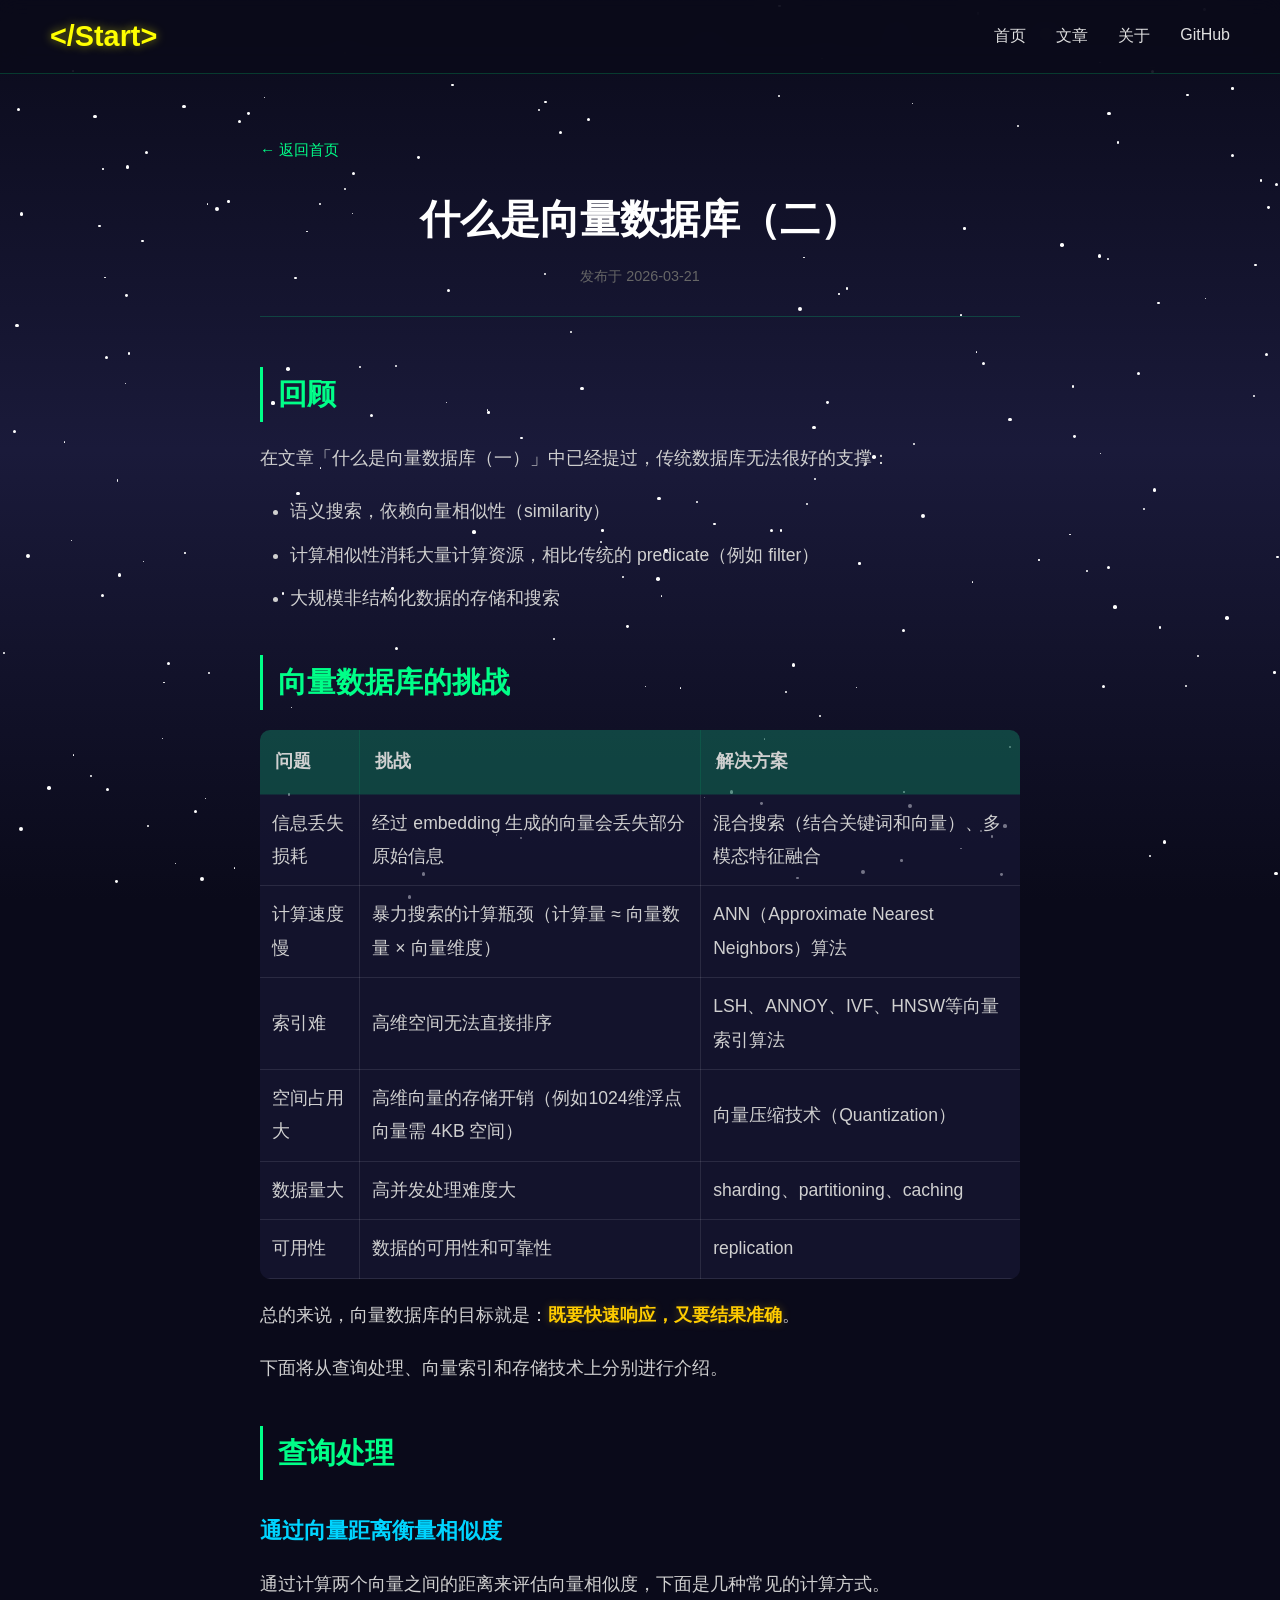
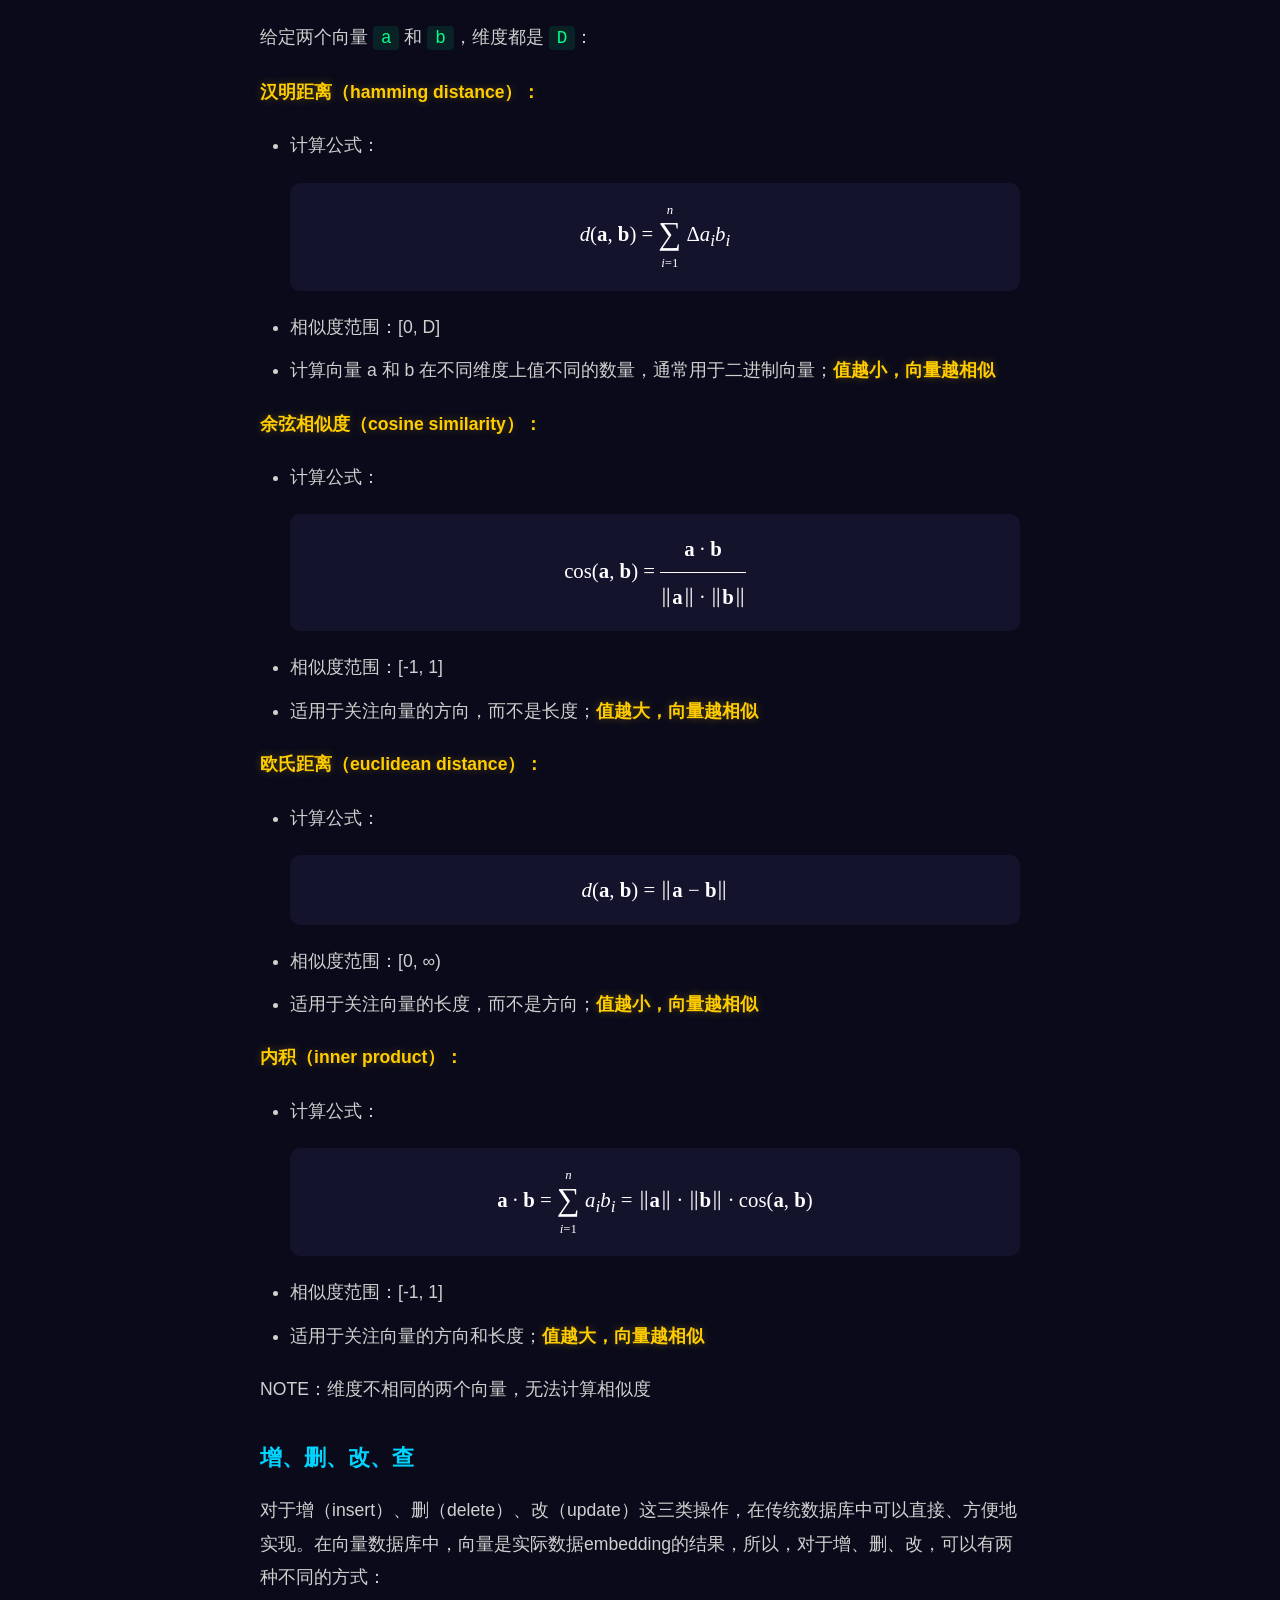
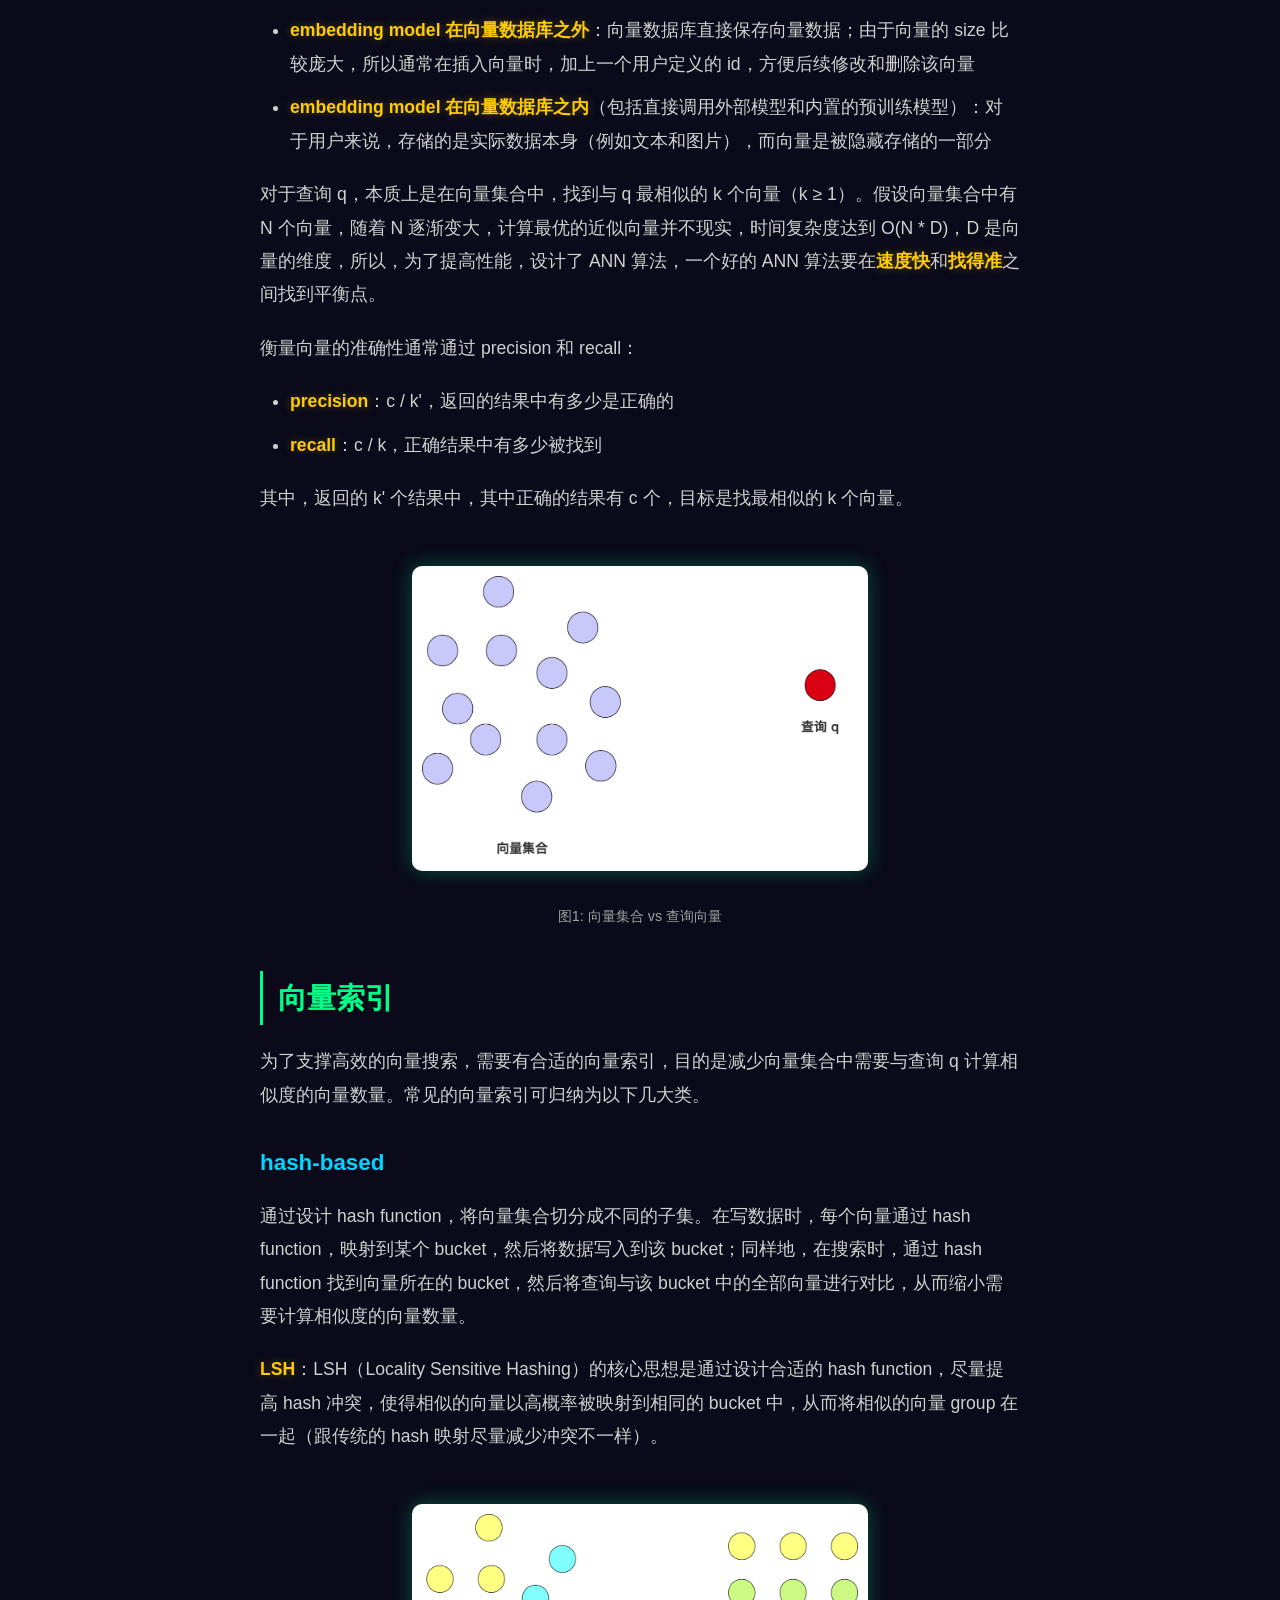
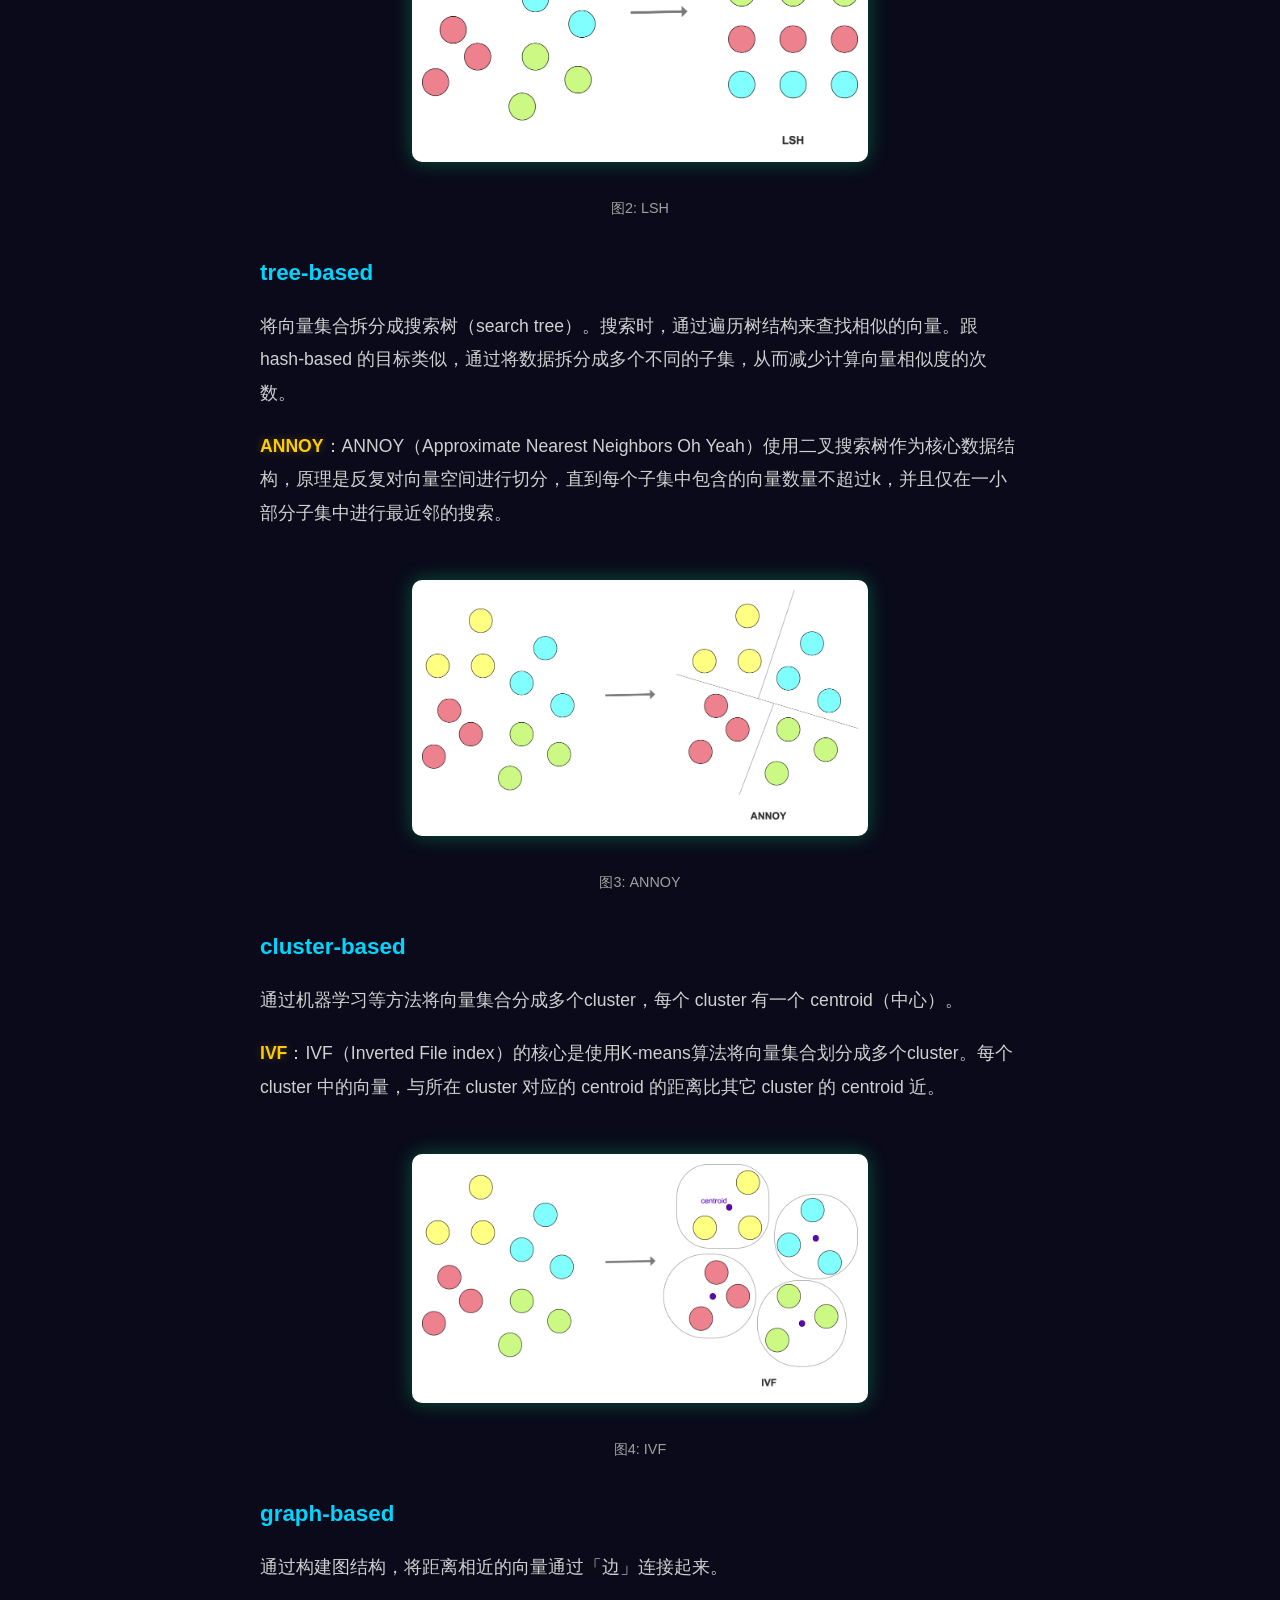
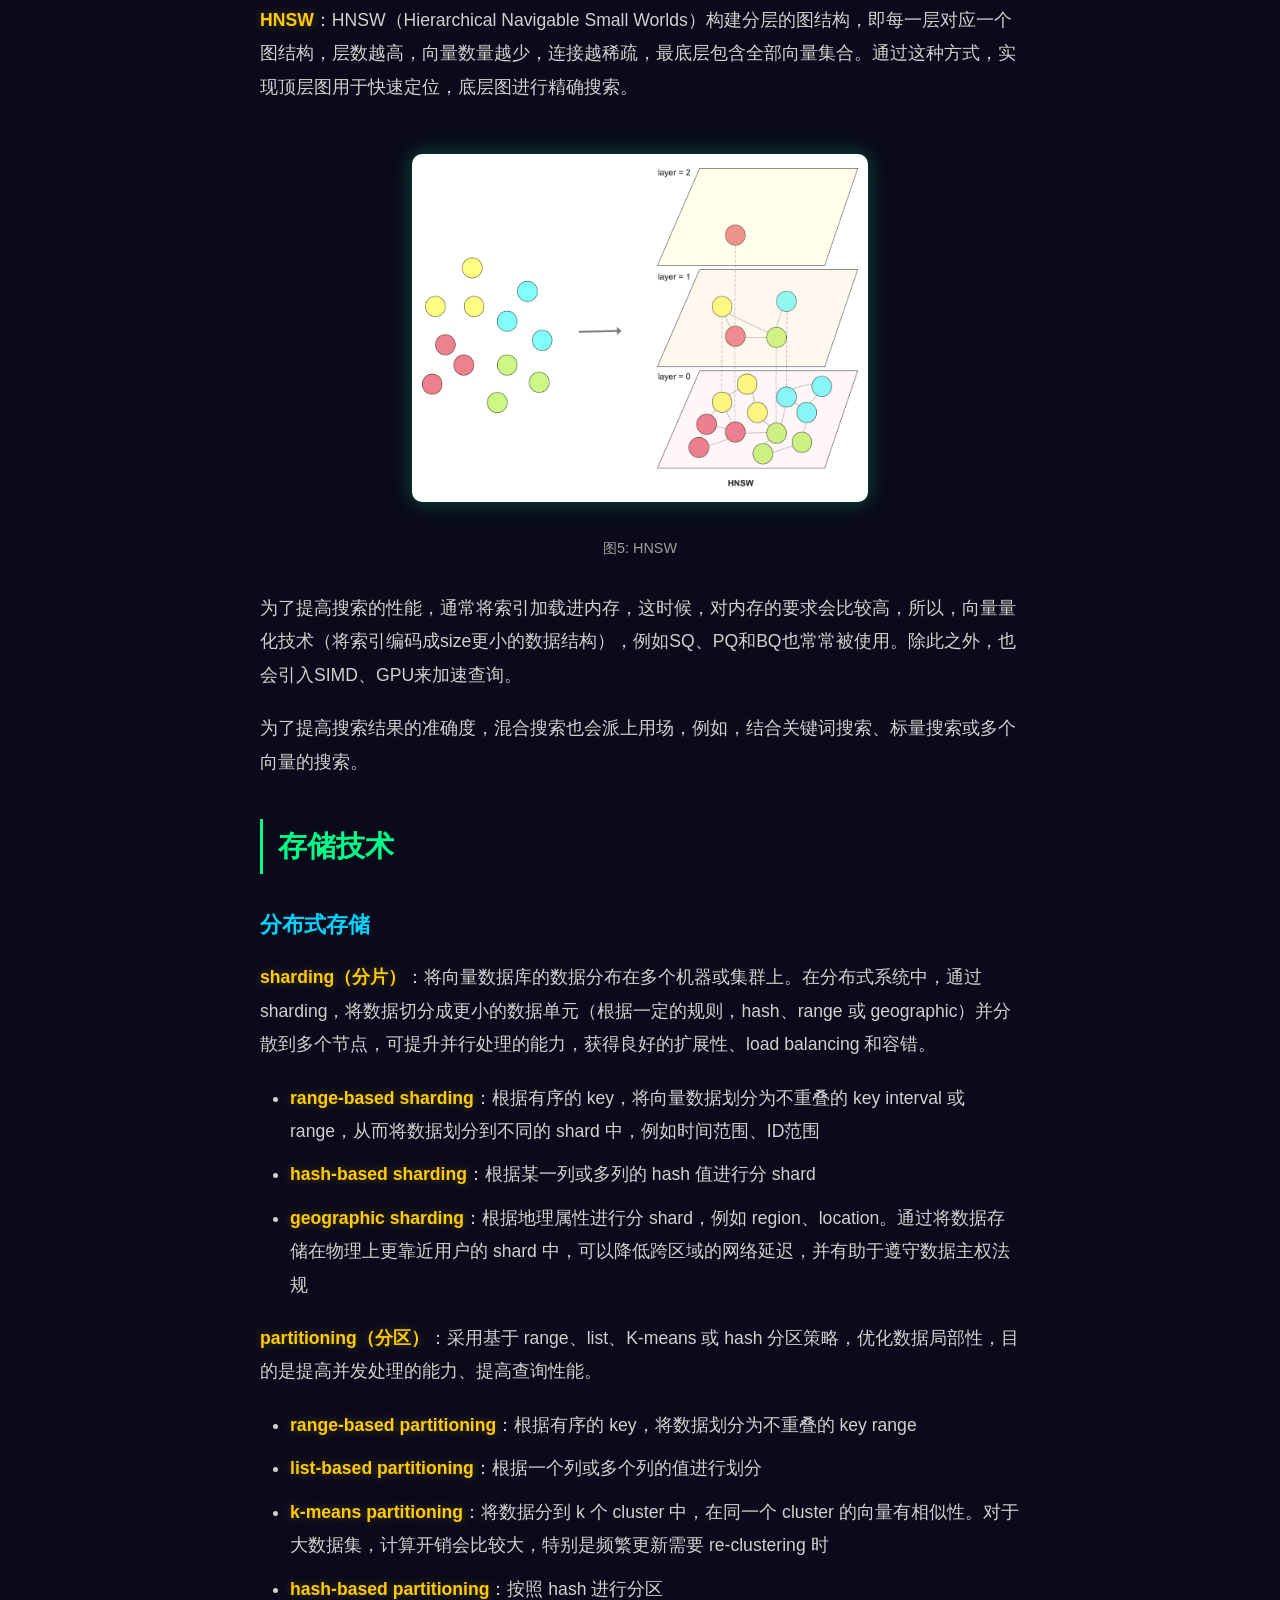
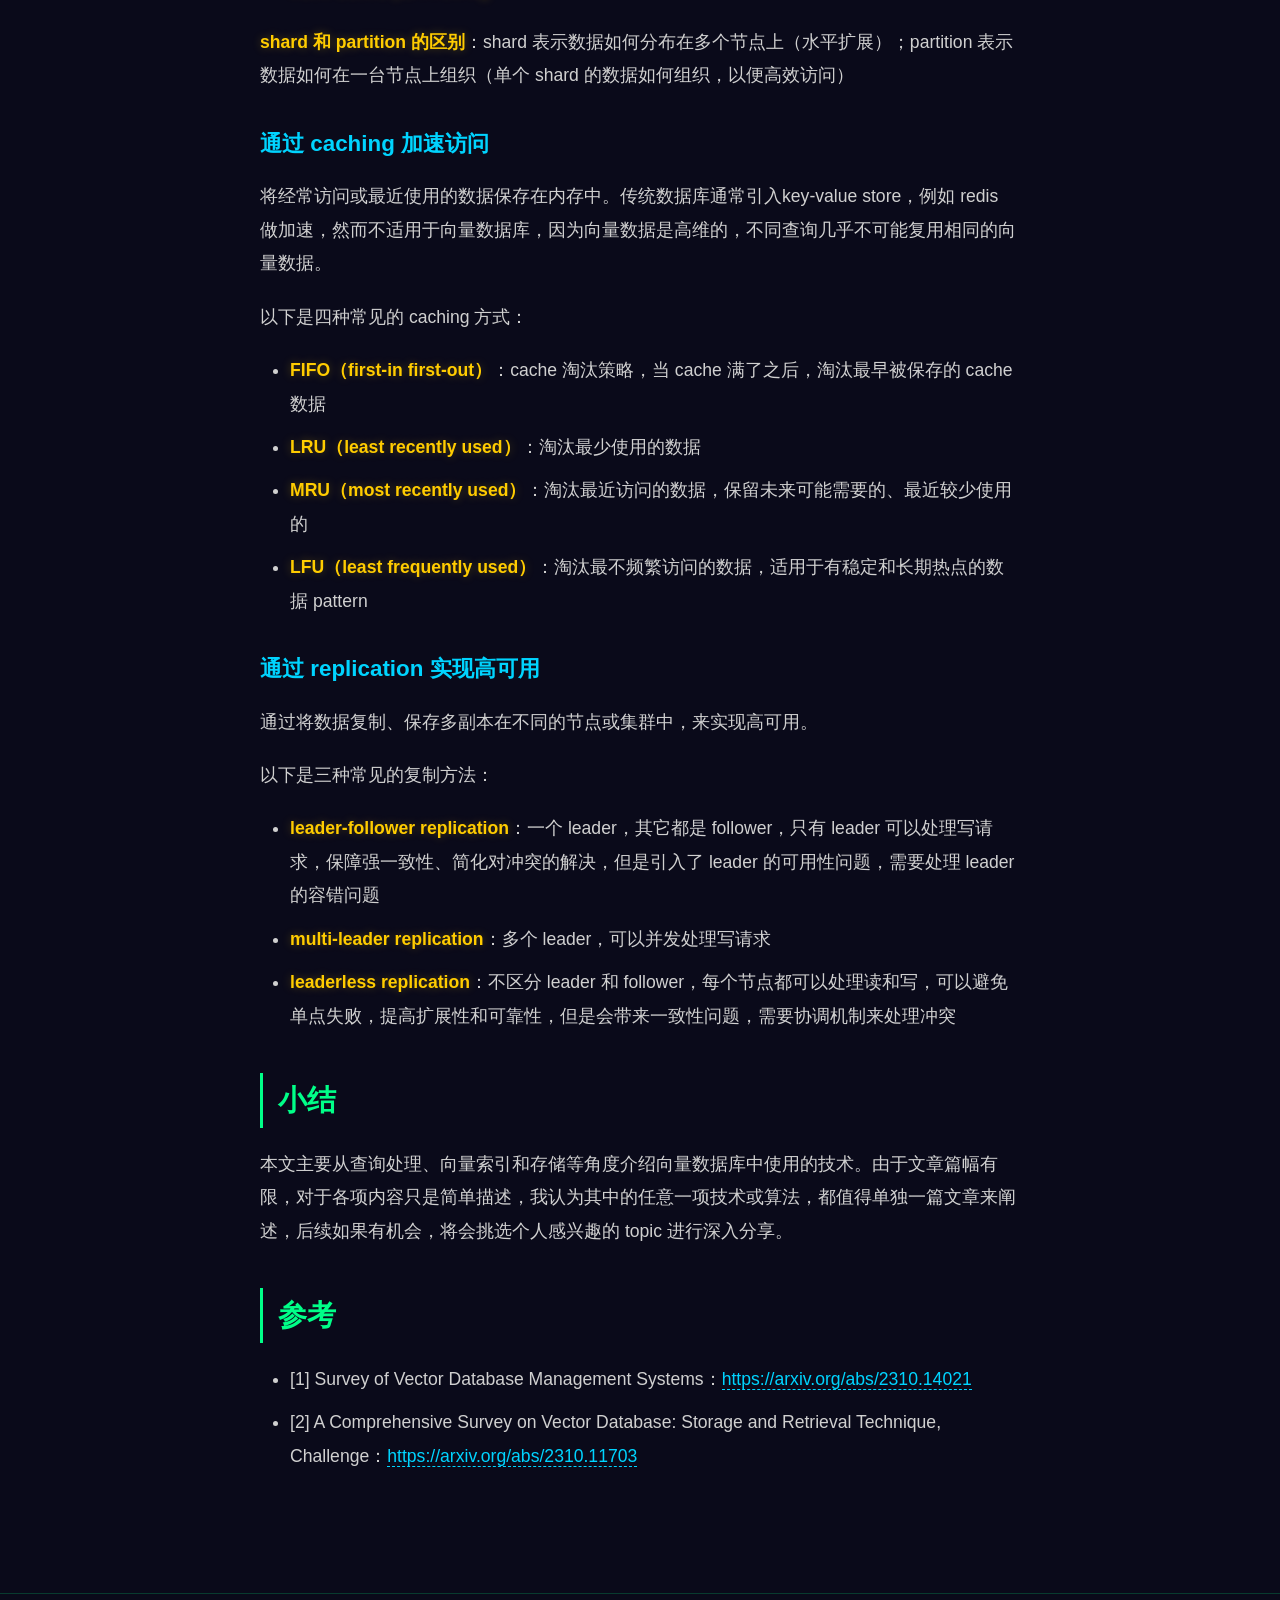
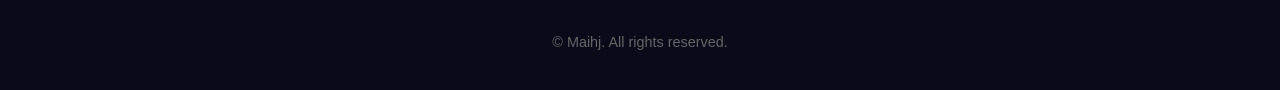
<file: articles/vector_db_2.html>
<!--
  Copyright (C) 2026 Maihj

  This program is free software: you can redistribute it and/or modify
  it under the terms of the GNU Affero General Public License as published
  by the Free Software Foundation, either version 3 of the License, or
  (at your option) any later version.

  This program is distributed in the hope that it will be useful,
  but WITHOUT ANY WARRANTY; without even the implied warranty of
  MERCHANTABILITY or FITNESS FOR A PARTICULAR PURPOSE. See the
  GNU Affero General Public License for more details.

  You should have received a copy of the GNU Affero General Public License
  along with this program. If not, see <https://www.gnu.org/licenses/>.
-->
<!DOCTYPE html>
<html lang="zh-CN">
<head>
    <meta charset="UTF-8">
    <meta name="viewport" content="width=device-width, initial-scale=1.0">
    <title>什么是向量数据库（二） | 脑洞一光年</title>
    <meta name="description" content="深入向量数据库技术：向量相似度计算方法、向量索引算法（LSH、ANNOY、IVF、HNSW）和存储架构解析。">
    <meta name="keywords" content="向量数据库,向量索引,LSH,ANNOY,IVF,HNSW,余弦相似度,欧氏距离,内积">
    <meta name="author" content="Maihj">
    <meta name="robots" content="index, follow">
    <link rel="canonical" href="https://maihj.github.io/articles/vector_db_2.html">
    <meta property="og:type" content="article">
    <meta property="og:url" content="https://maihj.github.io/articles/vector_db_2.html">
    <meta property="og:title" content="什么是向量数据库（二）">
    <meta property="og:description" content="深入向量数据库技术：向量相似度计算方法、向量索引算法和存储架构解析">
    <meta name="twitter:card" content="summary_large_image">
    <meta name="twitter:title" content="什么是向量数据库（二）">
    <meta name="twitter:description" content="深入向量数据库技术：向量相似度计算方法、向量索引算法和存储架构解析">
    <link rel="stylesheet" href="../css/style.css">
    <script src="../js/analytics.js"></script>
</head>
<body>
    <div class="starfield"></div>
    <div class="stars" id="stars"></div>
    <div class="binary-rain" id="binary-rain"></div>

    <nav class="navbar">
        <a href="../index.html" class="logo">&lt;/Start&gt;</a>
        <ul class="nav-links">
            <li><a href="../index.html">首页</a></li>
            <li><a href="../index.html#articles">文章</a></li>
            <li><a href="../about.html">关于</a></li>
            <li><a href="https://github.com/maihj" target="_blank">GitHub</a></li>
        </ul>
    </nav>

    <main class="main-content">
        <div class="article-page">
            <a href="../index.html" class="back-btn">← 返回首页</a>
            <header class="article-header">
                <h1>什么是向量数据库（二）</h1>
                <p class="article-meta">发布于 2026-03-21</p>
            </header>

            <article class="article-content">
                <h2>回顾</h2>
                <p>在文章「什么是向量数据库（一）」中已经提过，传统数据库无法很好的支撑：</p>
                <ul>
                    <li>语义搜索，依赖向量相似性（similarity）</li>
                    <li>计算相似性消耗大量计算资源，相比传统的 predicate（例如 filter）</li>
                    <li>大规模非结构化数据的存储和搜索</li>
                </ul>

                <h2>向量数据库的挑战</h2>
                <table style="width:100%; border-collapse: collapse; margin: 20px 0; background: rgba(26, 26, 58, 0.6); border-radius: 10px; overflow: hidden;">
                    <thead>
                        <tr style="background: rgba(0, 255, 136, 0.2);">
                            <th style="padding: 15px; text-align: left; border-bottom: 1px solid rgba(0, 255, 136, 0.1); border-right: 1px solid rgba(0, 255, 136, 0.1);">问题</th>
                            <th style="padding: 15px; text-align: left; border-bottom: 1px solid rgba(0, 255, 136, 0.1); border-right: 1px solid rgba(0, 255, 136, 0.1);">挑战</th>
                            <th style="padding: 15px; text-align: left; border-bottom: 1px solid rgba(0, 255, 136, 0.1);">解决方案</th>
                        </tr>
                    </thead>
                    <tbody>
                        <tr>
                            <td style="padding: 12px; border-bottom: 1px solid rgba(255,255,255,0.1); border-right: 1px solid rgba(255,255,255,0.1);">信息丢失损耗</td>
                            <td style="padding: 12px; border-bottom: 1px solid rgba(255,255,255,0.1); border-right: 1px solid rgba(255,255,255,0.1);">经过 embedding 生成的向量会丢失部分原始信息</td>
                            <td style="padding: 12px; border-bottom: 1px solid rgba(255,255,255,0.1);">混合搜索（结合关键词和向量）、多模态特征融合</td>
                        </tr>
                        <tr>
                            <td style="padding: 12px; border-bottom: 1px solid rgba(255,255,255,0.1); border-right: 1px solid rgba(255,255,255,0.1);">计算速度慢</td>
                            <td style="padding: 12px; border-bottom: 1px solid rgba(255,255,255,0.1); border-right: 1px solid rgba(255,255,255,0.1);">暴力搜索的计算瓶颈（计算量 ≈ 向量数量 × 向量维度）</td>
                            <td style="padding: 12px; border-bottom: 1px solid rgba(255,255,255,0.1);">ANN（Approximate Nearest Neighbors）算法</td>
                        </tr>
                        <tr>
                            <td style="padding: 12px; border-bottom: 1px solid rgba(255,255,255,0.1); border-right: 1px solid rgba(255,255,255,0.1);">索引难</td>
                            <td style="padding: 12px; border-bottom: 1px solid rgba(255,255,255,0.1); border-right: 1px solid rgba(255,255,255,0.1);">高维空间无法直接排序</td>
                            <td style="padding: 12px; border-bottom: 1px solid rgba(255,255,255,0.1);">LSH、ANNOY、IVF、HNSW等向量索引算法</td>
                        </tr> 
                            <td style="padding: 12px; border-bottom: 1px solid rgba(255,255,255,0.1); border-right: 1px solid rgba(255,255,255,0.1);">空间占用大</td>
                            <td style="padding: 12px; border-bottom: 1px solid rgba(255,255,255,0.1); border-right: 1px solid rgba(255,255,255,0.1);">高维向量的存储开销（例如1024维浮点向量需 4KB 空间）</td>
                            <td style="padding: 12px; border-bottom: 1px solid rgba(255,255,255,0.1);">向量压缩技术（Quantization）</td>
                        </tr>
                        <tr>
                            <td style="padding: 12px; border-bottom: 1px solid rgba(255,255,255,0.1); border-right: 1px solid rgba(255,255,255,0.1);">数据量大</td>
                            <td style="padding: 12px; border-bottom: 1px solid rgba(255,255,255,0.1); border-right: 1px solid rgba(255,255,255,0.1);">高并发处理难度大</td>
                            <td style="padding: 12px; border-bottom: 1px solid rgba(255,255,255,0.1);">sharding、partitioning、caching</td>
                        </tr>
                        <tr>
                            <td style="padding: 12px; border-bottom: 1px solid rgba(255,255,255,0.1); border-right: 1px solid rgba(255,255,255,0.1);">可用性</td>
                            <td style="padding: 12px; border-bottom: 1px solid rgba(255,255,255,0.1); border-right: 1px solid rgba(255,255,255,0.1);">数据的可用性和可靠性</td>
                            <td style="padding: 12px; border-bottom: 1px solid rgba(255,255,255,0.1);">replication</td>
                        </tr>
                    </tbody>
                </table>

                <p>总的来说，向量数据库的目标就是：<strong>既要快速响应，又要结果准确</strong>。</p>
                <p>下面将从查询处理、向量索引和存储技术上分别进行介绍。</p>

                <h2>查询处理</h2>

                <h3>通过向量距离衡量相似度</h3>
                <p>通过计算两个向量之间的距离来评估向量相似度，下面是几种常见的计算方式。</p>
                <p>给定两个向量 <code>a</code> 和 <code>b</code>，维度都是 <code>D</code>：</p>

                <p><strong>汉明距离（hamming distance）：</strong></p>
                <ul>
                    <li>计算公式：</li>
                    <div style="text-align: center; margin: 20px 0; padding: 15px; background: rgba(26, 26, 58, 0.6); border-radius: 10px;">
                    <span style="font-size: 1.3rem; font-family: 'Times New Roman', serif; color: #ffffff;">
                        <i>d</i>(<b>a</b>, <b>b</b>) = 
                        <span style="display: inline-block; vertical-align: middle; text-align: center;">
                            <sup style="display: block; font-size: 0.8rem; margin-bottom: -5px;"><i>n</i></sup>
                            <span style="font-size: 2.0rem; line-height: 1;">∑</span>
                            <sub style="display: block; font-size: 0.8rem; margin-top: -5px;"><i>i</i>=1</sub>
                        </span>
                        Δ<i>a</i><sub><i>i</i></sub><i>b</i><sub><i>i</i></sub>
                    </span>
                    </div>
                    <li>相似度范围：[0, D]</li>
                    <li>计算向量 a 和 b 在不同维度上值不同的数量，通常用于二进制向量；<strong>值越小，向量越相似</strong></li>
                </ul>

                <p><strong>余弦相似度（cosine similarity）：</strong></p>
                <ul>
                    <li>计算公式：</li>
                    <div style="text-align: center; margin: 20px 0; padding: 15px; background: rgba(26, 26, 58, 0.6); border-radius: 10px;">
                        <span style="font-size: 1.3rem; font-family: 'Times New Roman', serif; color: #ffffff;">
                            cos(<b>a</b>, <b>b</b>) = 
                            <span style="display: inline-block; vertical-align: middle; text-align: center;">
                                <span style="display: block; border-bottom: 1px solid #ffffff; padding-bottom: 3px; margin-bottom: 3px;"><b>a</b> · <b>b</b></span>
                                <span style="display: block; padding-top: 1px;">‖<b>a</b>‖ · ‖<b>b</b>‖</span>
                            </span>
                        </span>
                    </div>
                    <li>相似度范围：[-1, 1]</li>
                    <li>适用于关注向量的方向，而不是长度；<strong>值越大，向量越相似</strong></li>
                </ul>

                <p><strong>欧氏距离（euclidean distance）：</strong></p>
                <ul>
                    <li>计算公式：</li>
                    <div style="text-align: center; margin: 20px 0; padding: 15px; background: rgba(26, 26, 58, 0.6); border-radius: 10px;">
                        <span style="font-size: 1.3rem; font-family: 'Times New Roman', serif; color: #ffffff;">
                            <i>d</i>(<b>a</b>, <b>b</b>) = ‖<b>a</b> − <b>b</b>‖
                        </span>
                    </div>
                    <li>相似度范围：[0, ∞)</li>
                    <li>适用于关注向量的长度，而不是方向；<strong>值越小，向量越相似</strong></li>
                </ul>

                <p><strong>内积（inner product）：</strong></p>
                <ul>
                    <li>计算公式：</li>
                    <div style="text-align: center; margin: 20px 0; padding: 15px; background: rgba(26, 26, 58, 0.6); border-radius: 10px;">
                        <span style="font-size: 1.3rem; font-family: 'Times New Roman', serif; color: #ffffff;">
                            <b>a</b> · <b>b</b> = 
                            <span style="display: inline-block; vertical-align: middle; text-align: center;">
                                <sup style="display: block; font-size: 0.8rem; margin-bottom: -5px;"><i>n</i></sup>
                                <span style="font-size: 2.0rem; line-height: 1;">∑</span>
                                <sub style="display: block; font-size: 0.8rem; margin-top: -5px;"><i>i</i>=1</sub>
                            </span>
                            <i>a</i><sub><i>i</i></sub><i>b</i><sub><i>i</i></sub> = ‖<b>a</b>‖ · ‖<b>b</b>‖ · cos(<b>a</b>, <b>b</b>)
                        </span>
                    </div>
                    <li>相似度范围：[-1, 1]</li>
                    <li>适用于关注向量的方向和长度；<strong>值越大，向量越相似</strong></li>
                </ul>

                <p>NOTE：维度不相同的两个向量，无法计算相似度</p>

                <h3>增、删、改、查</h3>
                <p>对于增（insert）、删（delete）、改（update）这三类操作，在传统数据库中可以直接、方便地实现。在向量数据库中，向量是实际数据embedding的结果，所以，对于增、删、改，可以有两种不同的方式：</p>
                <ul>
                    <li><strong>embedding model 在向量数据库之外</strong>：向量数据库直接保存向量数据；由于向量的 size 比较庞大，所以通常在插入向量时，加上一个用户定义的 id，方便后续修改和删除该向量</li>
                    <li><strong>embedding model 在向量数据库之内</strong>（包括直接调用外部模型和内置的预训练模型）：对于用户来说，存储的是实际数据本身（例如文本和图片），而向量是被隐藏存储的一部分</li>
                </ul>

                <p>对于查询 q，本质上是在向量集合中，找到与 q 最相似的 k 个向量（k ≥ 1）。假设向量集合中有 N 个向量，随着 N 逐渐变大，计算最优的近似向量并不现实，时间复杂度达到 O(N * D)，D 是向量的维度，所以，为了提高性能，设计了 ANN 算法，一个好的 ANN 算法要在<strong>速度快</strong>和<strong>找得准</strong>之间找到平衡点。</p>

                <p>衡量向量的准确性通常通过 precision 和 recall：</p>
                <ul>
                    <li><strong>precision</strong>：c / k'，返回的结果中有多少是正确的</li>
                    <li><strong>recall</strong>：c / k，正确结果中有多少被找到</li>
                </ul>
                <p>其中，返回的 k' 个结果中，其中正确的结果有 c 个，目标是找最相似的 k 个向量。</p>

                <div style="text-align: center; margin: 30px 0;">
                    <img src="../images/vector_db_2/db_query.png" alt="db_query" style="max-width: 60%; height: auto; border-radius: 10px; box-shadow: 0 0 20px rgba(0, 255, 136, 0.3); background: #ffffff; padding: 10px;">
                    <p style="color: #a0a0a0; font-size: 0.9rem; margin-top: 1px;">图1: 向量集合 vs 查询向量</p>
                </div>

                <h2>向量索引</h2>
                <p>为了支撑高效的向量搜索，需要有合适的向量索引，目的是减少向量集合中需要与查询 q 计算相似度的向量数量。常见的向量索引可归纳为以下几大类。</p>

                <h3>hash-based</h3>
                <p>通过设计 hash function，将向量集合切分成不同的子集。在写数据时，每个向量通过 hash function，映射到某个 bucket，然后将数据写入到该 bucket；同样地，在搜索时，通过 hash function 找到向量所在的 bucket，然后将查询与该 bucket 中的全部向量进行对比，从而缩小需要计算相似度的向量数量。</p>
                <p><strong>LSH</strong>：LSH（Locality Sensitive Hashing）的核心思想是通过设计合适的 hash function，尽量提高 hash 冲突，使得相似的向量以高概率被映射到相同的 bucket 中，从而将相似的向量 group 在一起（跟传统的 hash 映射尽量减少冲突不一样）。</p>

                <div style="text-align: center; margin: 30px 0;">
                    <img src="../images/vector_db_2/LSH.png" alt="LSH" style="max-width: 60%; height: auto; border-radius: 10px; box-shadow: 0 0 20px rgba(0, 255, 136, 0.3); background: #ffffff; padding: 10px;">
                    <p style="color: #a0a0a0; font-size: 0.9rem; margin-top: 1px;">图2: LSH</p>
                </div>

                <h3>tree-based</h3>
                <p>将向量集合拆分成搜索树（search tree）。搜索时，通过遍历树结构来查找相似的向量。跟 hash-based 的目标类似，通过将数据拆分成多个不同的子集，从而减少计算向量相似度的次数。</p>
                <p><strong>ANNOY</strong>：ANNOY（Approximate Nearest Neighbors Oh Yeah）使用二叉搜索树作为核心数据结构，原理是反复对向量空间进行切分，直到每个子集中包含的向量数量不超过k，并且仅在一小部分子集中进行最近邻的搜索。</p>

                <div style="text-align: center; margin: 30px 0;">
                    <img src="../images/vector_db_2/ANNOY.png" alt="ANNOY" style="max-width: 60%; height: auto; border-radius: 10px; box-shadow: 0 0 20px rgba(0, 255, 136, 0.3); background: #ffffff; padding: 10px;">
                    <p style="color: #a0a0a0; font-size: 0.9rem; margin-top: 1px;">图3: ANNOY</p>
                </div>

                <h3>cluster-based</h3>
                <p>通过机器学习等方法将向量集合分成多个cluster，每个 cluster 有一个 centroid（中心）。</p>
                <p><strong>IVF</strong>：IVF（Inverted File index）的核心是使用K-means算法将向量集合划分成多个cluster。每个 cluster 中的向量，与所在 cluster 对应的 centroid 的距离比其它 cluster 的 centroid 近。</p>

                <div style="text-align: center; margin: 30px 0;">
                    <img src="../images/vector_db_2/IVF.png" alt="IVF" style="max-width: 60%; height: auto; border-radius: 10px; box-shadow: 0 0 20px rgba(0, 255, 136, 0.3); background: #ffffff; padding: 10px;">
                    <p style="color: #a0a0a0; font-size: 0.9rem; margin-top: 1px;">图4: IVF</p>
                </div>

                <h3>graph-based</h3>
                <p>通过构建图结构，将距离相近的向量通过「边」连接起来。</p>
                <p><strong>HNSW</strong>：HNSW（Hierarchical Navigable Small Worlds）构建分层的图结构，即每一层对应一个图结构，层数越高，向量数量越少，连接越稀疏，最底层包含全部向量集合。通过这种方式，实现顶层图用于快速定位，底层图进行精确搜索。</p>

                <div style="text-align: center; margin: 30px 0;">
                    <img src="../images/vector_db_2/HNSW.png" alt="HNSW" style="max-width: 60%; height: auto; border-radius: 10px; box-shadow: 0 0 20px rgba(0, 255, 136, 0.3); background: #ffffff; padding: 10px;">
                    <p style="color: #a0a0a0; font-size: 0.9rem; margin-top: 1px;">图5: HNSW</p>
                </div>

                <p>为了提高搜索的性能，通常将索引加载进内存，这时候，对内存的要求会比较高，所以，向量量化技术（将索引编码成size更小的数据结构），例如SQ、PQ和BQ也常常被使用。除此之外，也会引入SIMD、GPU来加速查询。</p>
                <p>为了提高搜索结果的准确度，混合搜索也会派上用场，例如，结合关键词搜索、标量搜索或多个向量的搜索。</p>

                <h2>存储技术</h2>

                <h3>分布式存储</h3>
                <p><strong>sharding（分片）</strong>：将向量数据库的数据分布在多个机器或集群上。在分布式系统中，通过 sharding，将数据切分成更小的数据单元（根据一定的规则，hash、range 或 geographic）并分散到多个节点，可提升并行处理的能力，获得良好的扩展性、load balancing 和容错。</p>
                <ul>
                    <li><strong>range-based sharding</strong>：根据有序的 key，将向量数据划分为不重叠的 key interval 或 range，从而将数据划分到不同的 shard 中，例如时间范围、ID范围</li>
                    <li><strong>hash-based sharding</strong>：根据某一列或多列的 hash 值进行分 shard</li>
                    <li><strong>geographic sharding</strong>：根据地理属性进行分 shard，例如 region、location。通过将数据存储在物理上更靠近用户的 shard 中，可以降低跨区域的网络延迟，并有助于遵守数据主权法规</li>
                </ul>

                <p><strong>partitioning（分区）</strong>：采用基于 range、list、K-means 或 hash 分区策略，优化数据局部性，目的是提高并发处理的能力、提高查询性能。</p>
                <ul>
                    <li><strong>range-based partitioning</strong>：根据有序的 key，将数据划分为不重叠的 key range</li>
                    <li><strong>list-based partitioning</strong>：根据一个列或多个列的值进行划分</li>
                    <li><strong>k-means partitioning</strong>：将数据分到 k 个 cluster 中，在同一个 cluster 的向量有相似性。对于大数据集，计算开销会比较大，特别是频繁更新需要 re-clustering 时</li>
                    <li><strong>hash-based partitioning</strong>：按照 hash 进行分区</li>
                </ul>
                <p><strong>shard 和 partition 的区别</strong>：shard 表示数据如何分布在多个节点上（水平扩展）；partition 表示数据如何在一台节点上组织（单个 shard 的数据如何组织，以便高效访问）</p>

                <h3>通过 caching 加速访问</h3>
                <p>将经常访问或最近使用的数据保存在内存中。传统数据库通常引入key-value store，例如 redis 做加速，然而不适用于向量数据库，因为向量数据是高维的，不同查询几乎不可能复用相同的向量数据。</p>
                <p>以下是四种常见的 caching 方式：</p>
                <ul>
                    <li><strong>FIFO（first-in first-out）</strong>：cache 淘汰策略，当 cache 满了之后，淘汰最早被保存的 cache 数据</li>
                    <li><strong>LRU（least recently used）</strong>：淘汰最少使用的数据</li>
                    <li><strong>MRU（most recently used）</strong>：淘汰最近访问的数据，保留未来可能需要的、最近较少使用的</li>
                    <li><strong>LFU（least frequently used）</strong>：淘汰最不频繁访问的数据，适用于有稳定和长期热点的数据 pattern</li>
                </ul>

                <h3>通过 replication 实现高可用</h3>
                <p>通过将数据复制、保存多副本在不同的节点或集群中，来实现高可用。</p>
                <p>以下是三种常见的复制方法：</p>
                <ul>
                    <li><strong>leader-follower replication</strong>：一个 leader，其它都是 follower，只有 leader 可以处理写请求，保障强一致性、简化对冲突的解决，但是引入了 leader 的可用性问题，需要处理 leader 的容错问题</li>
                    <li><strong>multi-leader replication</strong>：多个 leader，可以并发处理写请求</li>
                    <li><strong>leaderless replication</strong>：不区分 leader 和 follower，每个节点都可以处理读和写，可以避免单点失败，提高扩展性和可靠性，但是会带来一致性问题，需要协调机制来处理冲突</li>
                </ul>

                <h2>小结</h2>
                <p>本文主要从查询处理、向量索引和存储等角度介绍向量数据库中使用的技术。由于文章篇幅有限，对于各项内容只是简单描述，我认为其中的任意一项技术或算法，都值得单独一篇文章来阐述，后续如果有机会，将会挑选个人感兴趣的 topic 进行深入分享。</p>

                <h2>参考</h2>
                <ul>
                    <li>[1] Survey of Vector Database Management Systems：<a href="https://arxiv.org/abs/2310.14021" target="_blank">https://arxiv.org/abs/2310.14021</a></li>
                    <li>[2] A Comprehensive Survey on Vector Database: Storage and Retrieval Technique, Challenge：<a href="https://arxiv.org/abs/2310.11703" target="_blank">https://arxiv.org/abs/2310.11703</a></li>
                </ul>
            </article>
        </div>
    </main>

    <footer class="footer">
        <p>&copy; Maihj. All rights reserved.</p>
    </footer>

    <script>
        function createStars() {
            const starsContainer = document.getElementById('stars');
            const starCount = 200;
            for (let i = 0; i < starCount; i++) {
                const star = document.createElement('div');
                star.className = 'star';
                star.style.left = Math.random() * 100 + '%';
                star.style.top = Math.random() * 100 + '%';
                star.style.width = Math.random() * 3 + 1 + 'px';
                star.style.height = star.style.width;
                star.style.setProperty('--duration', (Math.random() * 3 + 2) + 's');
                star.style.animationDelay = Math.random() * 5 + 's';
                starsContainer.appendChild(star);
            }
        }

        function createBinaryRain() {
            const rainContainer = document.getElementById('binary-rain');
            const columnCount = 30;
            for (let i = 0; i < columnCount; i++) {
                const column = document.createElement('div');
                column.className = 'binary-column';
                column.style.left = (i / columnCount * 100) + '%';
                column.style.setProperty('--duration', (Math.random() * 10 + 15) + 's');
                column.style.animationDelay = Math.random() * 15 + 's';
                let binaryString = '';
                const length = Math.floor(Math.random() * 30 + 20);
                for (let j = 0; j < length; j++) {
                    binaryString += Math.random() > 0.5 ? '1' : '0';
                }
                column.textContent = binaryString;
                rainContainer.appendChild(column);
            }
        }

        document.addEventListener('DOMContentLoaded', function() {
            createStars();
            createBinaryRain();
        });
    </script>
</body>
</html>
</file>
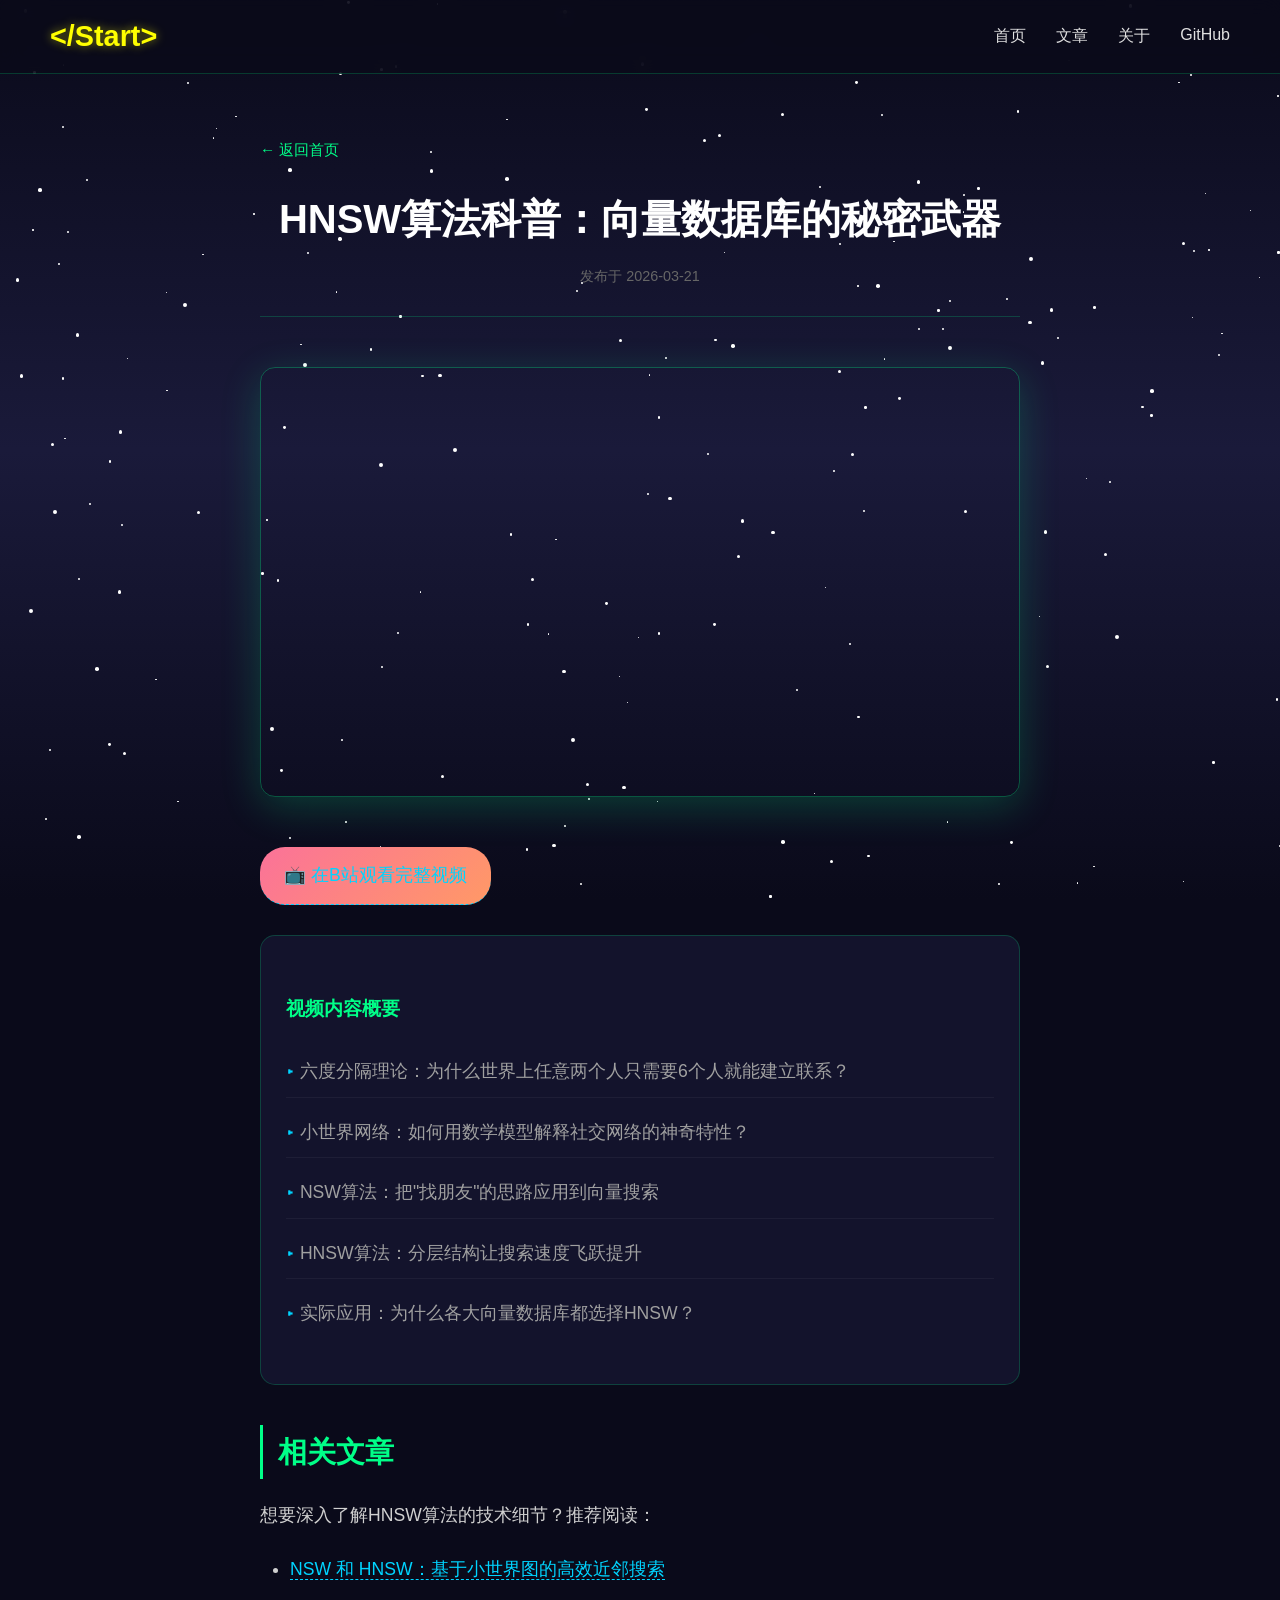
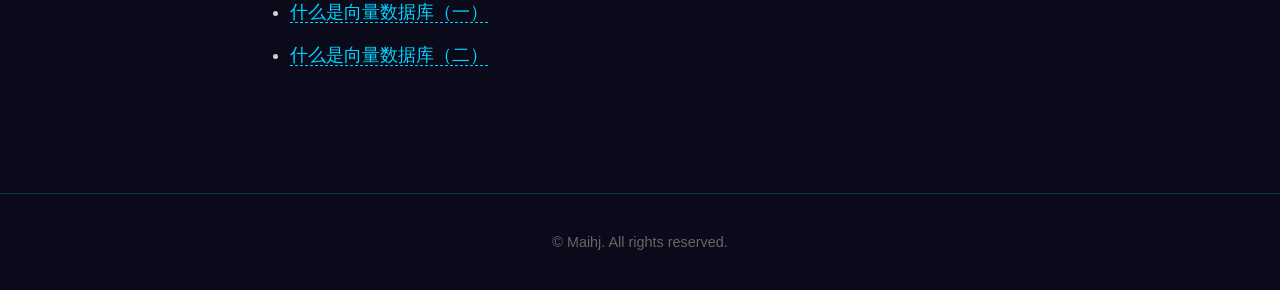
<file: videos/hnsw_simple.html>
<!--
  Copyright (C) 2026 Maihj

  This program is free software: you can redistribute it and/or modify
  it under the terms of the GNU Affero General Public License as published
  by the Free Software Foundation, either version 3 of the License, or
  (at your option) any later version.

  This program is distributed in the hope that it will be useful,
  but WITHOUT ANY WARRANTY; without even the implied warranty of
  MERCHANTABILITY or FITNESS FOR A PARTICULAR PURPOSE. See the
  GNU Affero General Public License for more details.

  You should have received a copy of the GNU Affero General Public License
  along with this program. If not, see <https://www.gnu.org/licenses/>.
-->
<!DOCTYPE html>
<html lang="zh-CN">
<head>
    <meta charset="UTF-8">
    <meta name="viewport" content="width=device-width, initial-scale=1.0">
    <title>HNSW算法科普：向量数据库的秘密武器 | 脑洞一光年</title>
    <meta name="description" content="用通俗易懂的方式讲解HNSW算法，从六度分隔理论到向量搜索，6分钟理解向量数据库的核心技术。">
    <meta name="keywords" content="HNSW,向量数据库,近邻搜索,六度分隔,算法科普,B站视频">
    <meta name="author" content="Maihj">
    <meta name="robots" content="index, follow">
    <link rel="canonical" href="https://maihj.github.io/videos/hnsw_simple.html">
    <meta property="og:type" content="video.other">
    <meta property="og:url" content="https://maihj.github.io/videos/hnsw_simple.html">
    <meta property="og:title" content="HNSW算法科普：向量数据库的秘密武器">
    <meta property="og:description" content="用通俗易懂的方式讲解HNSW算法，6分钟理解向量数据库的核心技术">
    <meta name="twitter:card" content="summary_large_image">
    <meta name="twitter:title" content="HNSW算法科普：向量数据库的秘密武器">
    <meta name="twitter:description" content="用通俗易懂的方式讲解HNSW算法，6分钟理解向量数据库的核心技术">
    <link rel="stylesheet" href="../css/style.css">
    <script src="../js/analytics.js"></script>
    <style>
        .video-container {
            position: relative;
            width: 100%;
            padding-bottom: 56.25%; /* 16:9 aspect ratio */
            margin: 30px 0;
            border-radius: 15px;
            overflow: hidden;
            box-shadow: 0 10px 40px rgba(0, 255, 136, 0.2);
            border: 1px solid rgba(0, 255, 136, 0.3);
        }
        .video-container iframe {
            position: absolute;
            top: 0;
            left: 0;
            width: 100%;
            height: 100%;
            border: none;
        }
        .video-info {
            background: rgba(26, 26, 58, 0.6);
            border: 1px solid rgba(0, 255, 136, 0.2);
            border-radius: 15px;
            padding: 25px;
            margin-top: 30px;
        }
        .video-info h3 {
            color: #00ff88;
            margin-bottom: 15px;
            font-size: 1.2rem;
        }
        .video-info ul {
            list-style: none;
            padding: 0;
        }
        .video-info li {
            color: #a0a0a0;
            padding: 8px 0;
            border-bottom: 1px solid rgba(255, 255, 255, 0.05);
        }
        .video-info li:last-child {
            border-bottom: none;
        }
        .video-info li::before {
            content: '▸ ';
            color: #00d4ff;
        }
        .bilibili-link {
            display: inline-flex;
            align-items: center;
            gap: 8px;
            background: linear-gradient(135deg, #fb7299, #ff9966);
            color: white;
            padding: 12px 24px;
            border-radius: 25px;
            text-decoration: none;
            font-weight: 500;
            margin-top: 20px;
            transition: all 0.3s ease;
        }
        .bilibili-link:hover {
            transform: translateY(-3px);
            box-shadow: 0 10px 30px rgba(251, 114, 153, 0.4);
        }
    </style>
</head>
<body>
    <div class="starfield"></div>
    <div class="stars" id="stars"></div>
    <div class="binary-rain" id="binary-rain"></div>

    <nav class="navbar">
        <a href="../index.html" class="logo">&lt;/Start&gt;</a>
        <ul class="nav-links">
            <li><a href="../index.html">首页</a></li>
            <li><a href="../index.html#articles">文章</a></li>
            <li><a href="../about.html">关于</a></li>
            <li><a href="https://github.com/maihj" target="_blank">GitHub</a></li>
        </ul>
    </nav>

    <main class="main-content">
        <div class="article-page">
            <a href="../index.html" class="back-btn">← 返回首页</a>
            <header class="article-header">
                <h1>HNSW算法科普：向量数据库的秘密武器</h1>
                <p class="article-meta">发布于 2026-03-21</p>
            </header>

            <div class="article-content">
                <div class="video-container">
                    <iframe 
                        src="//player.bilibili.com/player.html?bvid=BV1uVQSBEEVv&page=1&high_quality=1&danmaku=0" 
                        scrolling="no" 
                        border="0" 
                        frameborder="no" 
                        framespacing="0" 
                        allowfullscreen="true">
                    </iframe>
                </div>

                <a href="https://www.bilibili.com/video/BV1uVQSBEEVv/" target="_blank" class="bilibili-link">
                    📺 在B站观看完整视频
                </a>

                <div class="video-info">
                    <h3>视频内容概要</h3>
                    <ul>
                        <li>六度分隔理论：为什么世界上任意两个人只需要6个人就能建立联系？</li>
                        <li>小世界网络：如何用数学模型解释社交网络的神奇特性？</li>
                        <li>NSW算法：把"找朋友"的思路应用到向量搜索</li>
                        <li>HNSW算法：分层结构让搜索速度飞跃提升</li>
                        <li>实际应用：为什么各大向量数据库都选择HNSW？</li>
                    </ul>
                </div>

                <h2>相关文章</h2>
                <p>想要深入了解HNSW算法的技术细节？推荐阅读：</p>
                <ul>
                    <li><a href="../articles/nsw_hnsw.html">NSW 和 HNSW：基于小世界图的高效近邻搜索</a></li>
                    <li><a href="../articles/vector_db_1.html">什么是向量数据库（一）</a></li>
                    <li><a href="../articles/vector_db_2.html">什么是向量数据库（二）</a></li>
                </ul>
            </div>
        </div>
    </main>

    <footer class="footer">
        <p>&copy; Maihj. All rights reserved.</p>
    </footer>

    <script>
        function createStars() {
            const starsContainer = document.getElementById('stars');
            const starCount = 200;
            for (let i = 0; i < starCount; i++) {
                const star = document.createElement('div');
                star.className = 'star';
                star.style.left = Math.random() * 100 + '%';
                star.style.top = Math.random() * 100 + '%';
                star.style.width = Math.random() * 3 + 1 + 'px';
                star.style.height = star.style.width;
                star.style.setProperty('--duration', (Math.random() * 3 + 2) + 's');
                star.style.animationDelay = Math.random() * 5 + 's';
                starsContainer.appendChild(star);
            }
        }

        function createBinaryRain() {
            const rainContainer = document.getElementById('binary-rain');
            const columnCount = 30;
            for (let i = 0; i < columnCount; i++) {
                const column = document.createElement('div');
                column.className = 'binary-column';
                column.style.left = (i / columnCount * 100) + '%';
                column.style.setProperty('--duration', (Math.random() * 10 + 15) + 's');
                column.style.animationDelay = Math.random() * 15 + 's';
                let binaryString = '';
                const length = Math.floor(Math.random() * 30 + 20);
                for (let j = 0; j < length; j++) {
                    binaryString += Math.random() > 0.5 ? '1' : '0';
                }
                column.textContent = binaryString;
                rainContainer.appendChild(column);
            }
        }

        document.addEventListener('DOMContentLoaded', function() {
            createStars();
            createBinaryRain();
        });
    </script>
</body>
</html>
</file>
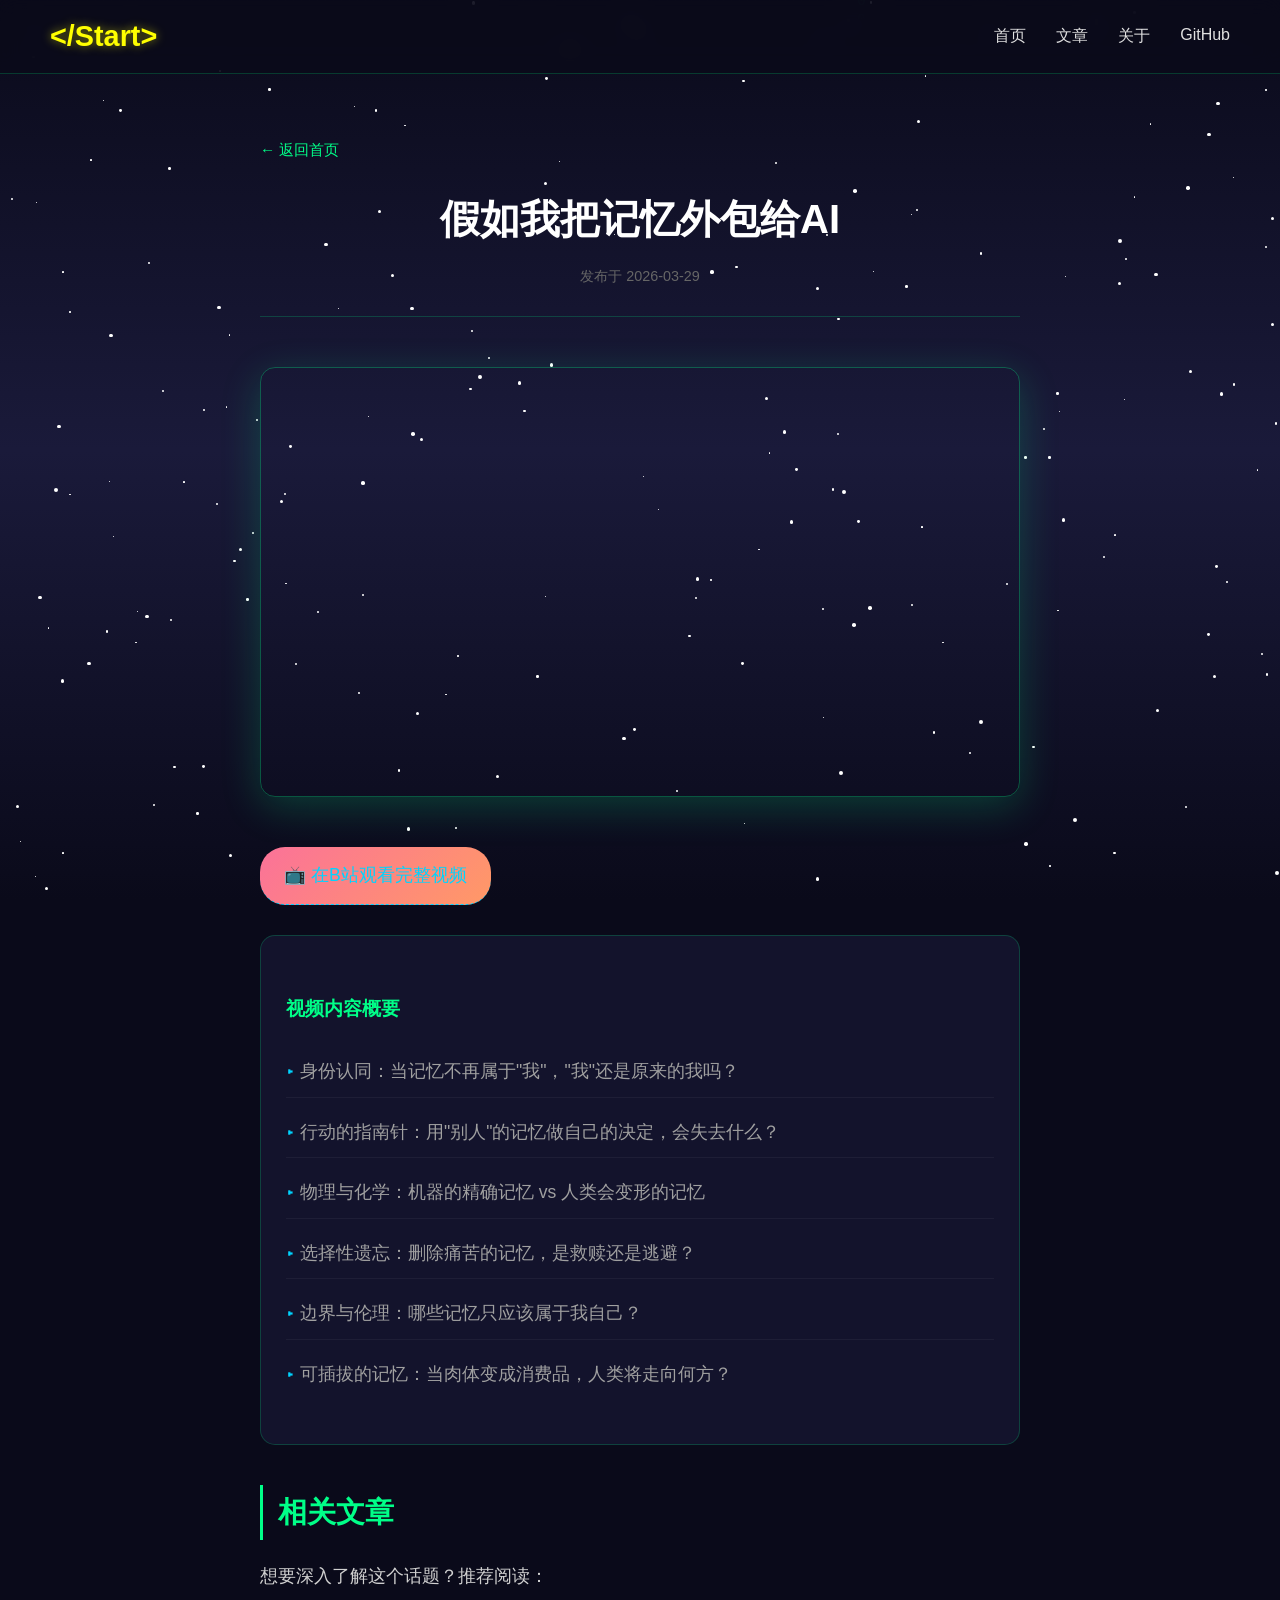
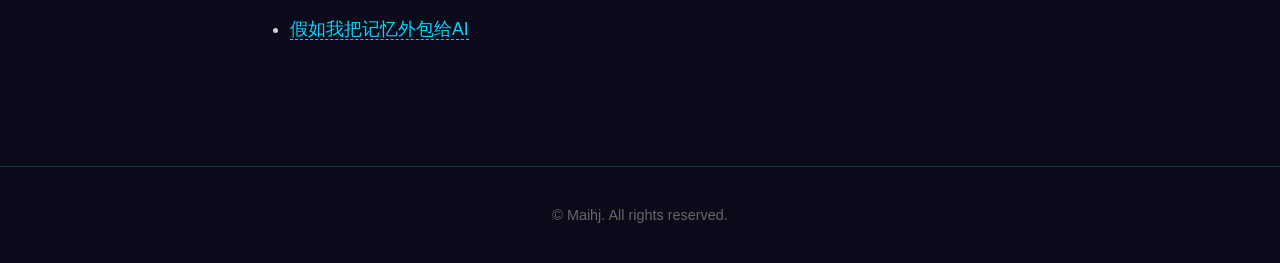
<file: videos/memory_outsourcing_video.html>
<!--
  Copyright (C) 2026 Maihj

  This program is free software: you can redistribute it and/or modify
  it under the terms of the GNU Affero General Public License as published
  by the Free Software Foundation, either version 3 of the License, or
  (at your option) any later version.

  This program is distributed in the hope that it will be useful,
  but WITHOUT ANY WARRANTY; without even the implied warranty of
  MERCHANTABILITY or FITNESS FOR A PARTICULAR PURPOSE. See the
  GNU Affero General Public License for more details.

  You should have received a copy of the GNU Affero General Public License
  along with this program. If not, see <https://www.gnu.org/licenses/>.
-->
<!DOCTYPE html>
<html lang="zh-CN">
<head>
    <meta charset="UTF-8">
    <meta name="viewport" content="width=device-width, initial-scale=1.0">
    <title>假如我把记忆外包给AI | 脑洞一光年</title>
    <meta name="description" content="探讨记忆与AI的哲学思考：当记忆可以外包给AI，我还是我吗？身份认同、选择性遗忘、脑机接口与人类未来。">
    <meta name="keywords" content="AI,记忆,身份认同,脑机接口,哲学思考,人工智能,遗忘,选择性遗忘,B站视频">
    <meta name="author" content="Maihj">
    <meta name="robots" content="index, follow">
    <link rel="canonical" href="https://maihj.github.io/videos/memory_outsourcing_video.html">
    <meta property="og:type" content="video.other">
    <meta property="og:url" content="https://maihj.github.io/videos/memory_outsourcing_video.html">
    <meta property="og:title" content="假如我把记忆外包给AI">
    <meta property="og:description" content="探讨记忆与AI的哲学思考：当记忆可以外包给AI，我还是我吗？">
    <meta name="twitter:card" content="summary_large_image">
    <meta name="twitter:title" content="假如我把记忆外包给AI">
    <meta name="twitter:description" content="探讨记忆与AI的哲学思考：当记忆可以外包给AI，我还是我吗？">
    <link rel="stylesheet" href="../css/style.css">
    <script src="../js/analytics.js"></script>
    <style>
        .video-container {
            position: relative;
            width: 100%;
            padding-bottom: 56.25%; /* 16:9 aspect ratio */
            margin: 30px 0;
            border-radius: 15px;
            overflow: hidden;
            box-shadow: 0 10px 40px rgba(0, 255, 136, 0.2);
            border: 1px solid rgba(0, 255, 136, 0.3);
        }
        .video-container iframe {
            position: absolute;
            top: 0;
            left: 0;
            width: 100%;
            height: 100%;
            border: none;
        }
        .video-info {
            background: rgba(26, 26, 58, 0.6);
            border: 1px solid rgba(0, 255, 136, 0.2);
            border-radius: 15px;
            padding: 25px;
            margin-top: 30px;
        }
        .video-info h3 {
            color: #00ff88;
            margin-bottom: 15px;
            font-size: 1.2rem;
        }
        .video-info ul {
            list-style: none;
            padding: 0;
        }
        .video-info li {
            color: #a0a0a0;
            padding: 8px 0;
            border-bottom: 1px solid rgba(255, 255, 255, 0.05);
        }
        .video-info li:last-child {
            border-bottom: none;
        }
        .video-info li::before {
            content: '▸ ';
            color: #00d4ff;
        }
        .bilibili-link {
            display: inline-flex;
            align-items: center;
            gap: 8px;
            background: linear-gradient(135deg, #fb7299, #ff9966);
            color: white;
            padding: 12px 24px;
            border-radius: 25px;
            text-decoration: none;
            font-weight: 500;
            margin-top: 20px;
            transition: all 0.3s ease;
        }
        .bilibili-link:hover {
            transform: translateY(-3px);
            box-shadow: 0 10px 30px rgba(251, 114, 153, 0.4);
        }
    </style>
</head>
<body>
    <div class="starfield"></div>
    <div class="stars" id="stars"></div>
    <div class="binary-rain" id="binary-rain"></div>

    <nav class="navbar">
        <a href="../index.html" class="logo">&lt;/Start&gt;</a>
        <ul class="nav-links">
            <li><a href="../index.html">首页</a></li>
            <li><a href="../index.html#articles">文章</a></li>
            <li><a href="../about.html">关于</a></li>
            <li><a href="https://github.com/maihj" target="_blank">GitHub</a></li>
        </ul>
    </nav>

    <main class="main-content">
        <div class="article-page">
            <a href="../index.html" class="back-btn">← 返回首页</a>
            <header class="article-header">
                <h1>假如我把记忆外包给AI</h1>
                <p class="article-meta">发布于 2026-03-29</p>
            </header>

            <div class="article-content">
                <div class="video-container">
                    <iframe 
                        src="//player.bilibili.com/player.html?bvid=BV111XmBrEHt&page=1&high_quality=1&danmaku=0" 
                        scrolling="no" 
                        border="0" 
                        frameborder="no" 
                        framespacing="0" 
                        allowfullscreen="true">
                    </iframe>
                </div>

                <a href="https://www.bilibili.com/video/BV111XmBrEHt/" target="_blank" class="bilibili-link">
                    📺 在B站观看完整视频
                </a>

                <div class="video-info">
                    <h3>视频内容概要</h3>
                    <ul>
                        <li>身份认同：当记忆不再属于"我"，"我"还是原来的我吗？</li>
                        <li>行动的指南针：用"别人"的记忆做自己的决定，会失去什么？</li>
                        <li>物理与化学：机器的精确记忆 vs 人类会变形的记忆</li>
                        <li>选择性遗忘：删除痛苦的记忆，是救赎还是逃避？</li>
                        <li>边界与伦理：哪些记忆只应该属于我自己？</li>
                        <li>可插拔的记忆：当肉体变成消费品，人类将走向何方？</li>
                    </ul>
                </div>

                <h2>相关文章</h2>
                <p>想要深入了解这个话题？推荐阅读：</p>
                <ul>
                    <li><a href="../articles/memory_outsourcing.html">假如我把记忆外包给AI</a></li>
                </ul>
            </div>
        </div>
    </main>

    <footer class="footer">
        <p>&copy; Maihj. All rights reserved.</p>
    </footer>

    <script>
        function createStars() {
            const starsContainer = document.getElementById('stars');
            const starCount = 200;
            for (let i = 0; i < starCount; i++) {
                const star = document.createElement('div');
                star.className = 'star';
                star.style.left = Math.random() * 100 + '%';
                star.style.top = Math.random() * 100 + '%';
                star.style.width = Math.random() * 3 + 1 + 'px';
                star.style.height = star.style.width;
                star.style.setProperty('--duration', (Math.random() * 3 + 2) + 's');
                star.style.animationDelay = Math.random() * 5 + 's';
                starsContainer.appendChild(star);
            }
        }

        function createBinaryRain() {
            const rainContainer = document.getElementById('binary-rain');
            const columnCount = 30;
            for (let i = 0; i < columnCount; i++) {
                const column = document.createElement('div');
                column.className = 'binary-column';
                column.style.left = (i / columnCount * 100) + '%';
                column.style.setProperty('--duration', (Math.random() * 10 + 15) + 's');
                column.style.animationDelay = Math.random() * 15 + 's';
                let binaryString = '';
                const length = Math.floor(Math.random() * 30 + 20);
                for (let j = 0; j < length; j++) {
                    binaryString += Math.random() > 0.5 ? '1' : '0';
                }
                column.textContent = binaryString;
                rainContainer.appendChild(column);
            }
        }

        document.addEventListener('DOMContentLoaded', function() {
            createStars();
            createBinaryRain();
        });
    </script>
</body>
</html>
</file>
<file: css/style.css>
/*
  Copyright (C) 2026 Maihj

  This program is free software: you can redistribute it and/or modify
  it under the terms of the GNU Affero General Public License as published
  by the Free Software Foundation, either version 3 of the License, or
  (at your option) any later version.

  This program is distributed in the hope that it will be useful,
  but WITHOUT ANY WARRANTY; without even the implied warranty of
  MERCHANTABILITY or FITNESS FOR A PARTICULAR PURPOSE. See the
  GNU Affero General Public License for more details.

  You should have received a copy of the GNU Affero General Public License
  along with this program. If not, see <https://www.gnu.org/licenses/>.
*/

/* Global Styles */
* {
    margin: 0;
    padding: 0;
    box-sizing: border-box;
}

body {
    font-family: 'Segoe UI', Tahoma, Geneva, Verdana, sans-serif;
    background: #0a0a1a;
    color: #e0e0e0;
    min-height: 100vh;
    overflow-x: hidden;
}

/* Starfield Background */
.starfield {
    position: fixed;
    top: 0;
    left: 0;
    width: 100%;
    height: 100%;
    z-index: -2;
    background: linear-gradient(to bottom, #0a0a1a 0%, #1a1a3a 50%, #0a0a1a 100%);
}

/* Stars */
.stars {
    position: fixed;
    top: 0;
    left: 0;
    width: 100%;
    height: 100%;
    z-index: -1;
}

.star {
    position: absolute;
    background: white;
    border-radius: 50%;
    animation: twinkle var(--duration) infinite;
}

@keyframes twinkle {
    0%, 100% { opacity: 0.3; transform: scale(1); }
    50% { opacity: 1; transform: scale(1.2); }
}

/* Binary Rain Effect */
.binary-rain {
    position: fixed;
    top: 0;
    left: 0;
    width: 100%;
    height: 100%;
    z-index: -1;
    pointer-events: none;
    overflow: hidden;
}

.binary-column {
    position: absolute;
    top: -100%;
    font-family: 'Courier New', monospace;
    font-size: 14px;
    color: rgba(0, 255, 136, 0.15);
    writing-mode: vertical-rl;
    text-orientation: upright;
    animation: rain var(--duration) linear infinite;
    letter-spacing: 3px;
}

@keyframes rain {
    0% { transform: translateY(0); }
    100% { transform: translateY(200vh); }
}

/* Navigation Bar  */
.navbar {
    position: fixed;
    top: 0;
    left: 0;
    right: 0;
    padding: 20px 50px;
    display: flex;
    justify-content: space-between;
    align-items: center;
    background: rgba(10, 10, 26, 0.8);
    backdrop-filter: blur(10px);
    z-index: 1000;
    border-bottom: 1px solid rgba(0, 255, 136, 0.2);
}

.logo {
    font-size: 1.8rem;
    font-weight: bold;
    color: #ffff00;
    text-decoration: none;
    text-shadow: 0 0 10px rgba(255, 255, 0, 0.5);
}

.nav-links {
    display: flex;
    gap: 30px;
    list-style: none;
}

.nav-links a {
    color: #e0e0e0;
    text-decoration: none;
    font-size: 1rem;
    transition: all 0.3s ease;
    position: relative;
}

.nav-links a:hover {
    color: #00ff88;
    text-shadow: 0 0 10px rgba(0, 255, 136, 0.5);
}

.nav-links a::after {
    content: '';
    position: absolute;
    bottom: -5px;
    left: 0;
    width: 0;
    height: 2px;
    background: #00ff88;
    transition: width 0.3s ease;
}

.nav-links a:hover::after {
    width: 100%;
}

/* Main Content */
.main-content {
    padding-top: 100px;
    min-height: 100vh;
}

/* Hero Section */
.hero {
    display: flex;
    flex-direction: column;
    align-items: center;
    justify-content: center;
    min-height: 80vh;
    text-align: center;
    padding: 0 20px;
}

.hero h1 {
    font-size: 3.5rem;
    margin-bottom: 20px;
    background: linear-gradient(135deg, #00ff88 0%, #00d4ff 50%, #b388ff 100%);
    -webkit-background-clip: text;
    -webkit-text-fill-color: transparent;
    background-clip: text;
    animation: glow 3s ease-in-out infinite;
}

@keyframes glow {
    0%, 100% { filter: drop-shadow(0 0 20px rgba(0, 255, 136, 0.3)); }
    50% { filter: drop-shadow(0 0 40px rgba(0, 255, 136, 0.6)); }
}

.hero p {
    font-size: 1.3rem;
    color: #a0a0a0;
    max-width: 600px;
    line-height: 1.8;
}

.hero .tagline {
    font-family: 'Courier New', monospace;
    color: #00ff88;
    margin-top: 20px;
    font-size: 1rem;
}

/* Article List */
.articles-section {
    padding: 60px 50px;
    max-width: 1200px;
    margin: 0 auto;
}

.section-title {
    font-size: 2rem;
    color: #00ff88;
    margin-bottom: 40px;
    text-align: center;
    position: relative;
}

.section-title::after {
    content: '';
    display: block;
    width: 100px;
    height: 3px;
    background: linear-gradient(90deg, transparent, #00ff88, transparent);
    margin: 15px auto 0;
}

.articles-grid {
    display: grid;
    grid-template-columns: 1fr;
    gap: 30px;
    max-width: 800px;
    margin: 0 auto;
}

/* Article Card */
.article-card {
    background: rgba(26, 26, 58, 0.6);
    border: 1px solid rgba(0, 255, 136, 0.2);
    border-radius: 15px;
    padding: 30px;
    transition: all 0.3s ease;
    position: relative;
    overflow: hidden;
}

.article-card::before {
    content: '';
    position: absolute;
    top: 0;
    left: 0;
    right: 0;
    height: 3px;
    background: linear-gradient(90deg, #00ff88, #00d4ff);
    transform: scaleX(0);
    transition: transform 0.3s ease;
}

.article-card:hover {
    transform: translateY(-10px);
    box-shadow: 0 20px 40px rgba(0, 255, 136, 0.15);
    border-color: rgba(0, 255, 136, 0.5);
}

.article-card:hover::before {
    transform: scaleX(1);
}

.article-card h3 {
    font-size: 1.3rem;
    color: #ffffff;
    margin-bottom: 15px;
    line-height: 1.4;
}

.article-card h3 a {
    color: inherit;
    text-decoration: none;
    transition: color 0.3s ease;
}

.article-card h3 a:hover {
    color: #00ff88;
}

.article-card .summary {
    color: #a0a0a0;
    font-size: 0.95rem;
    line-height: 1.6;
    margin-bottom: 20px;
}

.article-card .meta {
    display: flex;
    justify-content: space-between;
    align-items: center;
    font-size: 0.85rem;
    color: #666;
}

.article-card .date {
    display: flex;
    align-items: center;
    gap: 5px;
}

.article-card .read-more {
    color: #00ff88;
    text-decoration: none;
    font-weight: 500;
    transition: all 0.3s ease;
}

.article-card .read-more:hover {
    text-shadow: 0 0 10px rgba(0, 255, 136, 0.5);
}

/* Video Section */
.videos-section {
    padding: 60px 50px;
    max-width: 1200px;
    margin: 0 auto;
}

.videos-grid {
    display: flex !important;
    flex-wrap: wrap;
    justify-content: center;
    gap: 30px;
    max-width: 900px;
    margin: 0 auto;
}

.video-card {
    background: rgba(26, 26, 58, 0.6);
    border: 1px solid rgba(251, 114, 153, 0.3);
    border-radius: 15px;
    overflow: hidden;
    transition: all 0.3s ease;
    width: calc(50% - 15px);
    min-width: 280px;
}

.video-card:hover {
    transform: translateY(-10px);
    box-shadow: 0 20px 40px rgba(251, 114, 153, 0.2);
    border-color: rgba(251, 114, 153, 0.6);
}

.video-thumbnail {
    position: relative;
    display: block;
    height: 200px;
    background: linear-gradient(135deg, #1a1a3a 0%, #2a2a4a 100%);
    display: flex;
    align-items: center;
    justify-content: center;
    text-decoration: none;
}

.video-thumbnail::before {
    content: '';
    position: absolute;
    inset: 0;
    background: linear-gradient(135deg, rgba(251, 114, 153, 0.1), rgba(255, 153, 102, 0.1));
}

.play-icon {
    width: 70px;
    height: 70px;
    background: linear-gradient(135deg, #fb7299, #ff9966);
    border-radius: 50%;
    display: flex;
    align-items: center;
    justify-content: center;
    font-size: 24px;
    color: white;
    transition: all 0.3s ease;
    z-index: 1;
    box-shadow: 0 5px 20px rgba(251, 114, 153, 0.4);
}

.video-card:hover .play-icon {
    transform: scale(1.1);
    box-shadow: 0 10px 30px rgba(251, 114, 153, 0.6);
}

.video-duration {
    position: absolute;
    bottom: 10px;
    right: 10px;
    background: rgba(0, 0, 0, 0.7);
    color: #fff;
    padding: 4px 10px;
    border-radius: 4px;
    font-size: 0.8rem;
}

.video-content {
    padding: 20px;
}

.video-card h3 {
    font-size: 1.2rem;
    color: #ffffff;
    margin-bottom: 10px;
    line-height: 1.4;
}

.video-card h3 a {
    color: inherit;
    text-decoration: none;
    transition: color 0.3s ease;
}

.video-card h3 a:hover {
    color: #fb7299;
}

.video-card .summary {
    color: #a0a0a0;
    font-size: 0.9rem;
    line-height: 1.6;
    margin-bottom: 15px;
}

.video-card .meta {
    display: flex;
    justify-content: space-between;
    align-items: center;
    font-size: 0.85rem;
    color: #666;
}

.video-card .watch-more {
    color: #fb7299;
    text-decoration: none;
    font-weight: 500;
    transition: all 0.3s ease;
}

.video-card .watch-more:hover {
    text-shadow: 0 0 10px rgba(251, 114, 153, 0.5);
}

/* Article Details */
.article-page {
    max-width: 800px;
    margin: 0 auto;
    padding: 40px 20px;
}

.article-header {
    text-align: center;
    margin-bottom: 50px;
    padding-bottom: 30px;
    border-bottom: 1px solid rgba(0, 255, 136, 0.2);
}

.article-header h1 {
    font-size: 2.5rem;
    color: #ffffff;
    margin-bottom: 20px;
    line-height: 1.4;
}

.article-header .article-meta {
    color: #666;
    font-size: 0.9rem;
}

.article-content {
    font-size: 1.1rem;
    line-height: 1.9;
    color: #d0d0d0;
}

.article-content h2 {
    color: #00ff88;
    font-size: 1.8rem;
    margin: 40px 0 20px;
    padding-left: 15px;
    border-left: 3px solid #00ff88;
}

.article-content h3 {
    color: #00d4ff;
    font-size: 1.4rem;
    margin: 30px 0 15px;
}

.article-content p {
    margin-bottom: 20px;
}

.article-content ul, .article-content ol {
    margin: 20px 0;
    padding-left: 30px;
}

.article-content li {
    margin-bottom: 10px;
}

.article-content code {
    background: rgba(0, 255, 136, 0.1);
    padding: 2px 8px;
    border-radius: 4px;
    font-family: 'Courier New', monospace;
    color: #00ff88;
}

.article-content pre {
    background: rgba(26, 26, 58, 0.8);
    padding: 20px;
    border-radius: 10px;
    overflow-x: auto;
    margin: 20px 0;
    border: 1px solid rgba(0, 255, 136, 0.2);
}

.article-content pre code {
    background: none;
    padding: 0;
}

.article-content blockquote {
    border-left: 3px solid #00ff88;
    padding-left: 20px;
    margin: 20px 0;
    color: #a0a0a0;
    font-style: italic;
}

.article-content img {
    max-width: 100%;
    border-radius: 10px;
    margin: 20px 0;
}

.article-content a {
    color: #00d4ff;
    text-decoration: none;
    border-bottom: 1px dashed #00d4ff;
    transition: all 0.3s ease;
}

.article-content a:hover {
    color: #00ff88;
    border-bottom-color: #00ff88;
}

.article-content strong {
    color: #ffcc00;
    font-weight: 600;
    text-shadow: 0 0 10px rgba(255, 204, 0, 0.3);
}

/* Back Button */
.back-btn {
    display: inline-flex;
    align-items: center;
    gap: 8px;
    color: #00ff88;
    text-decoration: none;
    margin-bottom: 30px;
    font-size: 0.95rem;
    transition: all 0.3s ease;
}

.back-btn:hover {
    transform: translateX(-5px);
    text-shadow: 0 0 10px rgba(0, 255, 136, 0.5);
}

/* Footer */
.footer {
    text-align: center;
    padding: 40px 20px;
    border-top: 1px solid rgba(0, 255, 136, 0.2);
    margin-top: 60px;
}

.footer p {
    color: #666;
    font-size: 0.9rem;
}

.footer .social-links {
    display: flex;
    justify-content: center;
    gap: 20px;
    margin-top: 15px;
}

.footer .social-links a {
    color: #a0a0a0;
    text-decoration: none;
    transition: color 0.3s ease;
}

.footer .social-links a:hover {
    color: #00ff88;
}

/* About Page */
.about-page {
    display: flex;
    justify-content: center;
    align-items: center;
    min-height: calc(100vh - 100px);
    padding: 40px 20px;
}

.mystery-container {
    position: relative;
    display: flex;
    justify-content: center;
    align-items: center;
}

.mystery-mark {
    font-size: 35vw;
    font-weight: 100;
    font-family: 'Georgia', serif;
    background: linear-gradient(180deg, 
        #00ff88 0%, 
        #00d4ff 30%, 
        #b388ff 60%, 
        #ff88c0 100%);
    -webkit-background-clip: text;
    -webkit-text-fill-color: transparent;
    background-clip: text;
    animation: mysteryFloat 6s ease-in-out infinite, mysteryPulse 4s ease-in-out infinite;
    filter: drop-shadow(0 0 60px rgba(0, 255, 136, 0.3));
    user-select: none;
}

.mystery-glow {
    position: absolute;
    width: 50vw;
    height: 50vw;
    background: radial-gradient(circle, 
        rgba(0, 255, 136, 0.15) 0%, 
        rgba(0, 212, 255, 0.1) 30%, 
        rgba(179, 136, 255, 0.05) 60%, 
        transparent 70%);
    border-radius: 50%;
    animation: glowPulse 4s ease-in-out infinite;
    pointer-events: none;
}

@keyframes mysteryFloat {
    0%, 100% { transform: translateY(0) rotate(-2deg); }
    50% { transform: translateY(-20px) rotate(2deg); }
}

@keyframes mysteryPulse {
    0%, 100% { opacity: 0.8; }
    50% { opacity: 1; }
}

@keyframes glowPulse {
    0%, 100% { transform: scale(1); opacity: 0.5; }
    50% { transform: scale(1.1); opacity: 0.8; }
}

/* Responsive Design */
@media (max-width: 600px) {
    .navbar {
        padding: 15px 20px;
    }

    .logo {
        font-size: 1.4rem;
    }

    .nav-links {
        gap: 15px;
    }

    .nav-links a {
        font-size: 0.9rem;
    }

    .hero h1 {
        font-size: 2.2rem;
    }

    .hero p {
        font-size: 1.1rem;
    }

    .articles-section {
        padding: 40px 20px;
    }

    .articles-grid {
        grid-template-columns: 1fr;
    }

    .videos-grid {
        flex-wrap: wrap;
    }

    .video-card {
        width: 100%;
        min-width: unset;
    }

    .article-header h1 {
        font-size: 1.8rem;
    }
}
</file>
